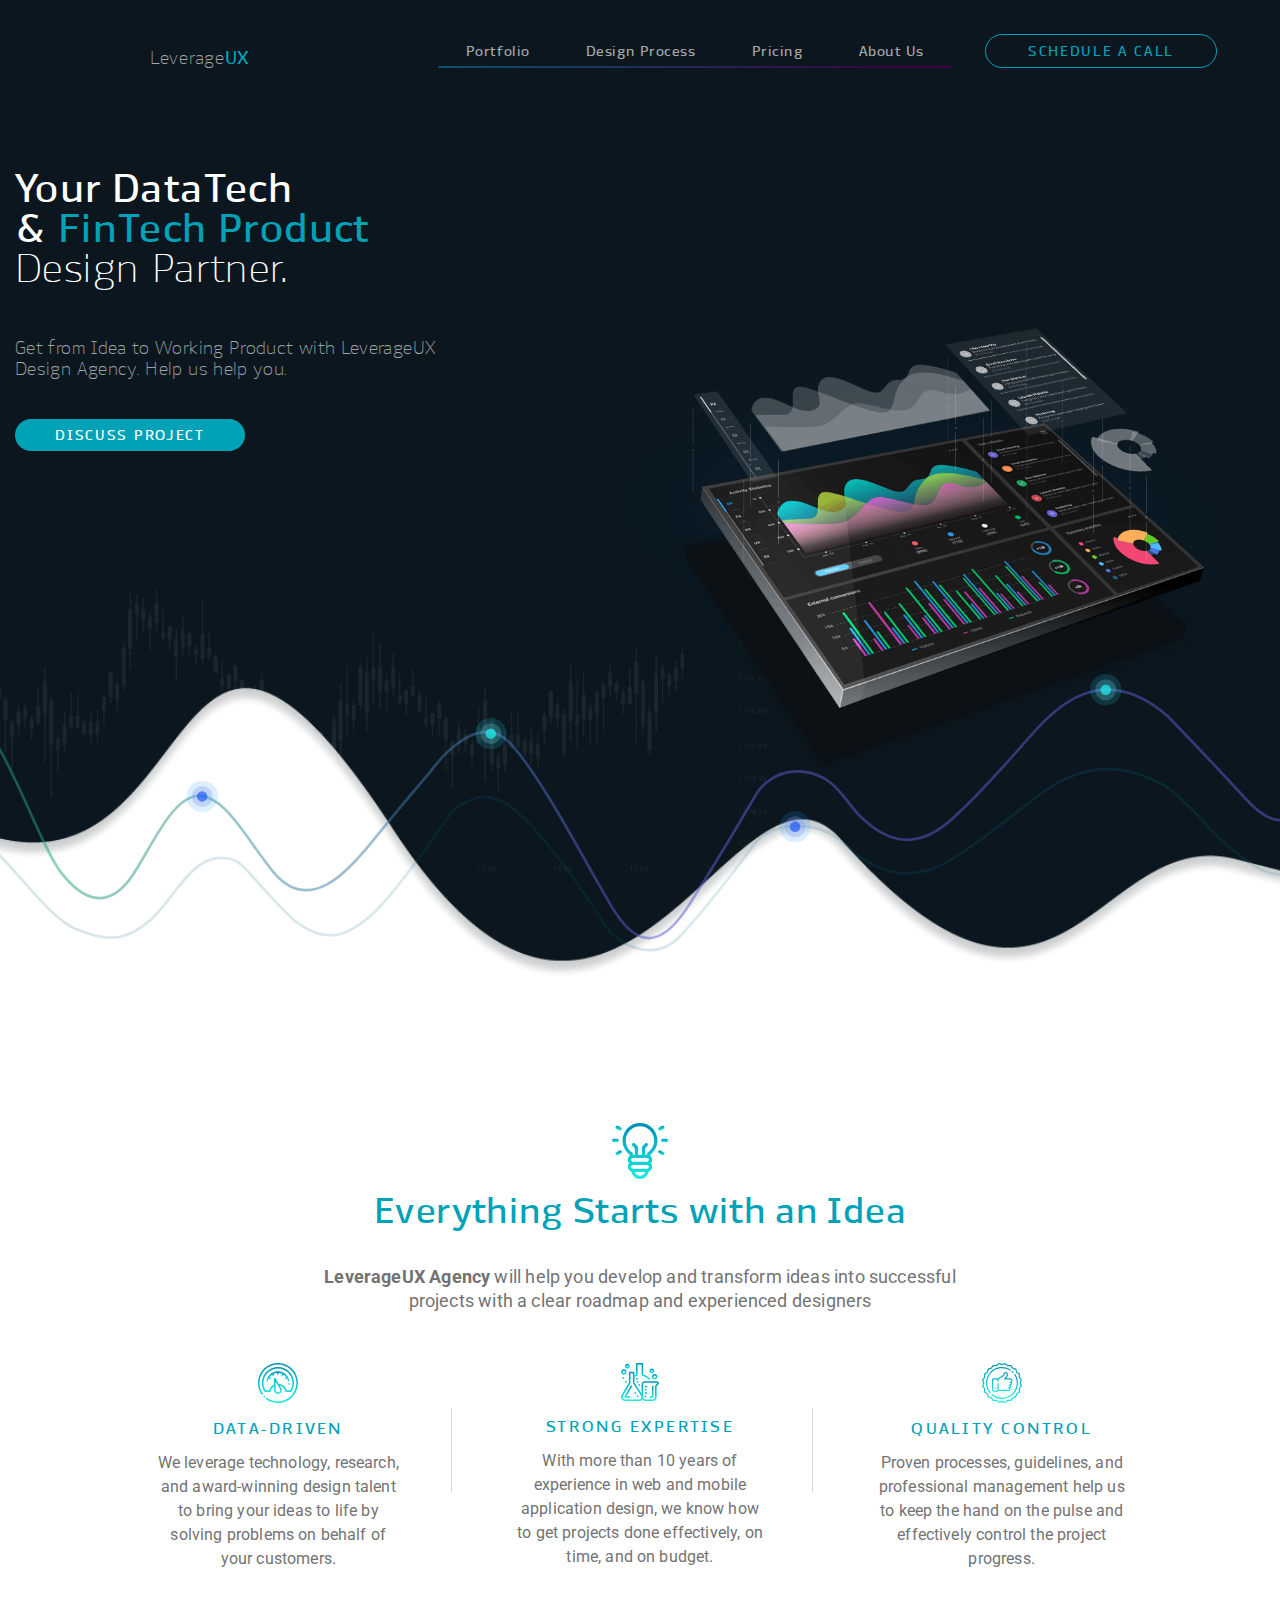
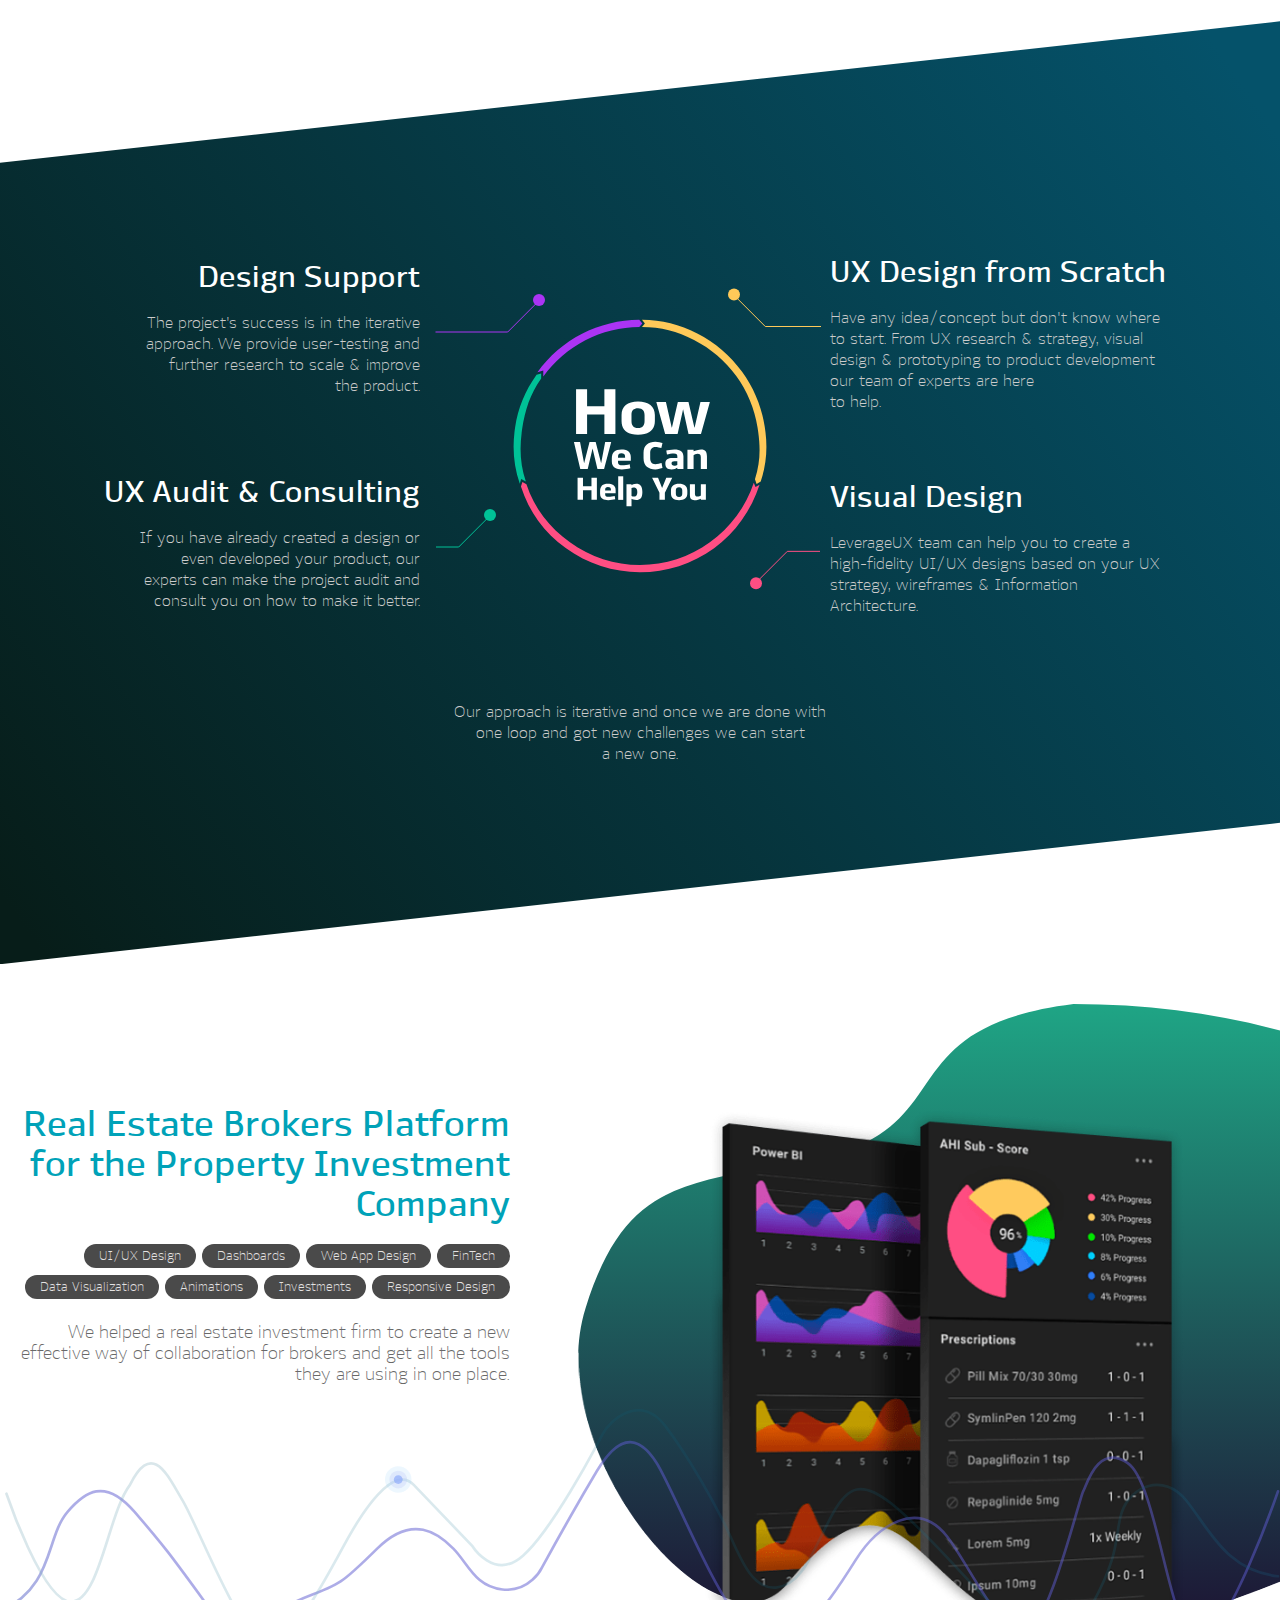
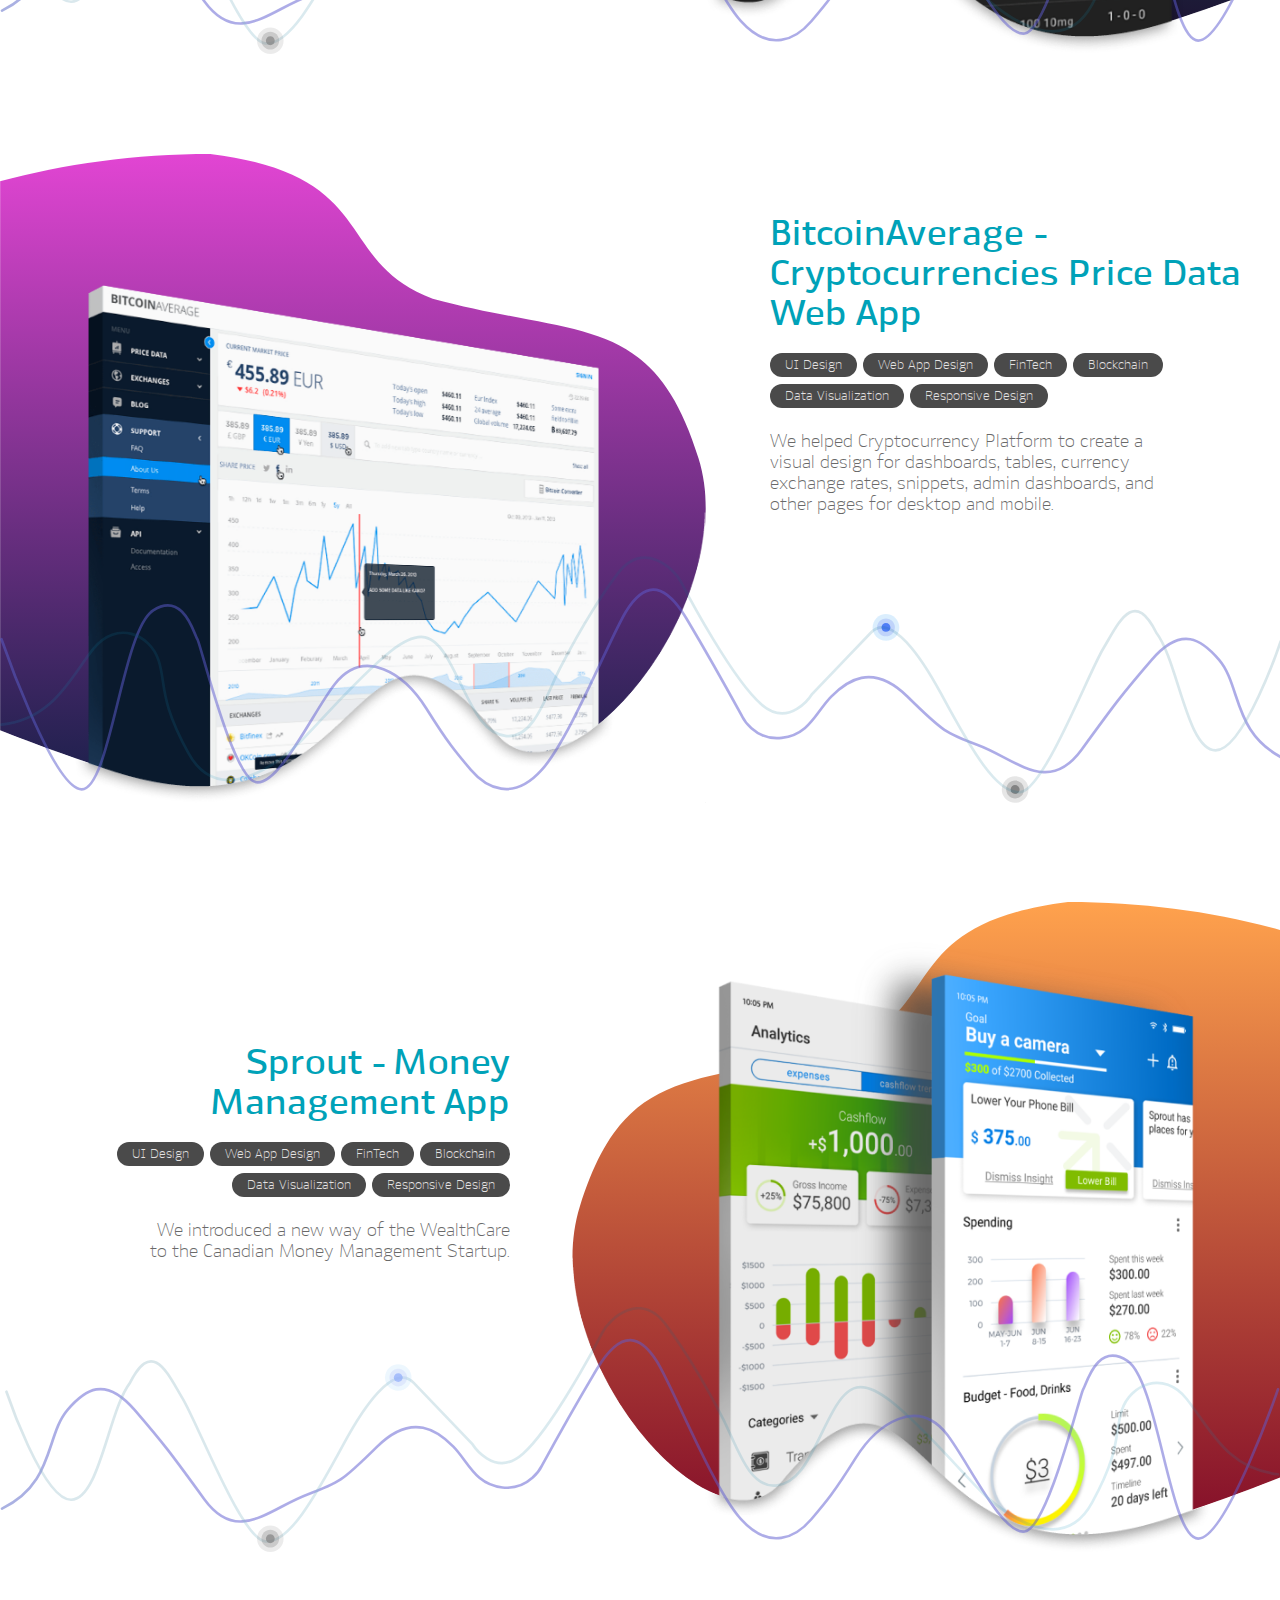
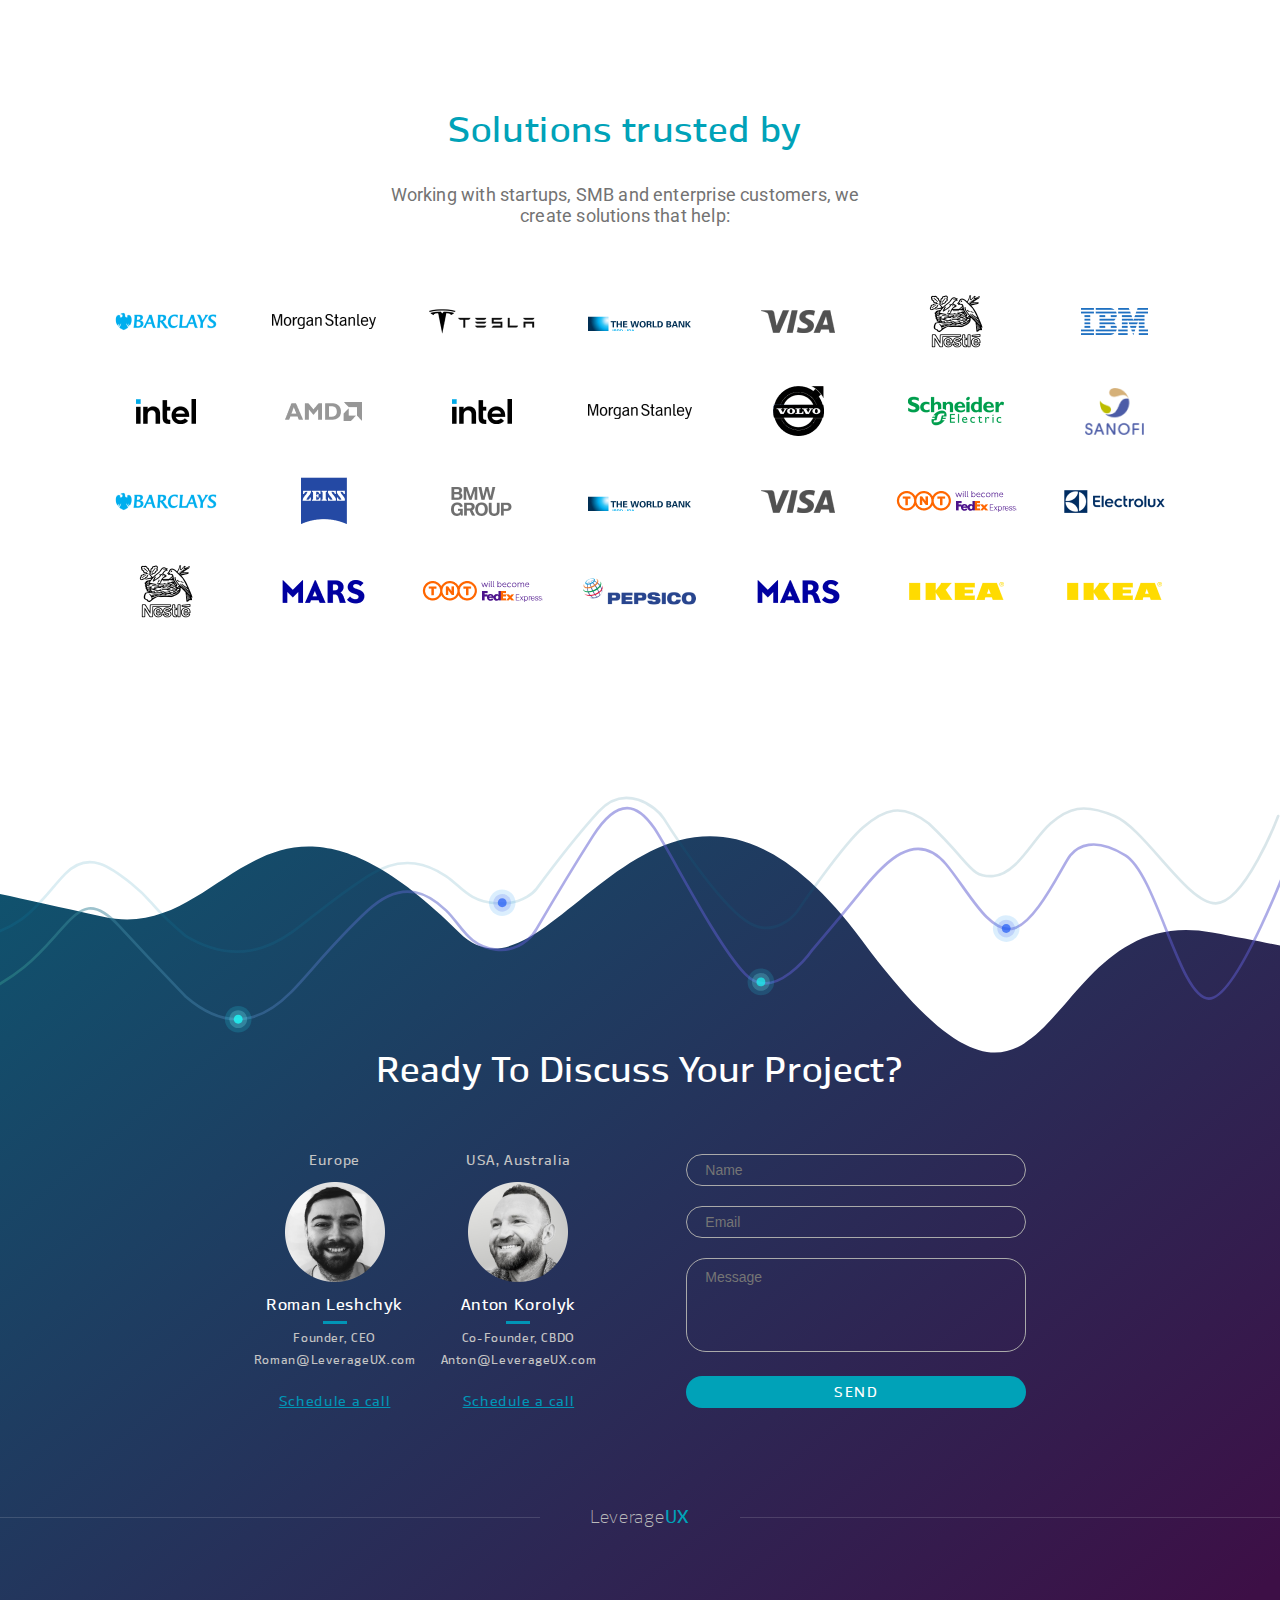
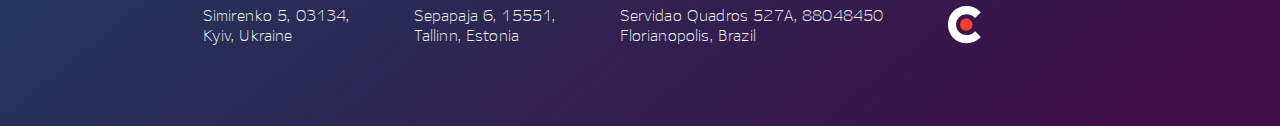
<file: index.html>
<!DOCTYPE html>
<html lang=en>
	<head>
		<meta charset="UTF-8">
		<meta name="viewport" content="width=device-width, initial-scale=1">
		<meta name="theme-color" content="#0B161E">
		<meta name="description" content="LeverageUX Overview">

		<link rel="icon" href="favicon.ico" type="img/favicon.ico" />
		<link href='http://fonts.googleapis.com/css?family=Roboto' rel='stylesheet' type='text/css'>
		
		<link rel="stylesheet" href="css/fonts.css">
		<link rel="stylesheet" href="css/normalize.css">
		<link rel="stylesheet" href="css/global.css">
		<link rel="stylesheet" href="css/home.css">

		<!-- Google Tag Manager -->
		<script>(function(w,d,s,l,i){w[l]=w[l]||[];w[l].push({'gtm.start':
			new Date().getTime(),event:'gtm.js'});var f=d.getElementsByTagName(s)[0],
			j=d.createElement(s),dl=l!='dataLayer'?'&l='+l:'';j.async=true;j.src=
			'https://www.googletagmanager.com/gtm.js?id='+i+dl;f.parentNode.insertBefore(j,f);
			})(window,document,'script','dataLayer','GTM-M9BMCH3');</script>
		<!-- End Google Tag Manager -->
		
		<script src="https://ajax.googleapis.com/ajax/libs/jquery/3.4.1/jquery.min.js"></script>

		<script src="js/main.js"></script>
		<script src="js/home.js"></script>
		<script type="text/javascript" src="https://widget.clutch.co/static/js/widget.js"></script>
		<script src="js/events.js"></script>

		<link rel="stylesheet" href="https://fonts.googleapis.com/css?family=Roboto">
    
		<title>LeverageUX Overview</title>
	</head>
	<body class="index__page">
		<!-- Google Tag Manager (noscript) -->
		<noscript><iframe src="https://www.googletagmanager.com/ns.html?id=GTM-M9BMCH3"
			height="0" width="0" style="display:none;visibility:hidden"></iframe></noscript>
		<!-- End Google Tag Manager (noscript) -->
	
		<header class="header animated">
			<div class="header__container">
				<div class="header__block header__block_logo">
					<a class="header__logo animated" href="./">Leverage<span>UX</span></a>
					<div id="btn_om" class="header__btn_om">
						<span></span><span></span><span></span>
					</div>
				</div>
				<div class="header__block header__block_menu">
	    		<nav id="menu" class="header__menu">
	    			<div class="menu__btn_back">
	    				<svg class="btn__back" width="32" height="20" viewBox="0 0 32 20" xmlns="http://www.w3.org/2000/svg">
							<path d="M1.38527 8.61473H27.2708L21.0941 2.43768C20.553 1.89688 20.553 1.01961 21.0941 0.478895C21.6352 -0.0622196 22.5125 -0.0622196 23.0528 0.478895L31.5942 9.02041C32.1353 9.56121 32.1353 10.4386 31.5942 10.9792L23.0528 19.5211C22.7823 19.7917 22.4279 19.9269 22.0735 19.9269C21.7191 19.9269 21.3646 19.7917 21.0941 19.5211C20.553 18.9803 20.553 18.103 21.0941 17.5624L27.2708 11.385H1.38527C0.620314 11.385 0 10.7648 0 9.99984C0 9.23489 0.620234 8.61473 1.38527 8.61473Z"/>
						</svg>
	    			</div>
	  				<div class="header__menu_link">
	    				<img class="menu__link_img" src="./img/port.svg" alt="portfolio">
	    				<a href="./portfolio.html">Portfolio</a>
	    				<div class="link__line"></div>
	    			</div>
	    			<div class="header__menu_link">
	    				<img class="menu__link_img" src="./img/des.svg" alt="design">
	    				<a href="./design-process.html">Design Process</a>
	    				<div class="link__line"></div>
	    			</div>
	    			<div class="header__menu_link">
	    				<img class="menu__link_img" src="./img/pric.svg" alt="pricing">
	    				<a href="./pricing.html">Pricing</a>
	    				<div class="link__line"></div>
	    			</div>
	    			<div class="header__menu_link">
	    				<img class="menu__link_img" src="./img/about.svg" alt="about">
	    				<a href="./about.html">About Us</a>
	    				<div class="link__line"></div>
	    			</div>
	    			<div class="header__menu_line"></div>
	    		</nav>
				</div>
				<a id="btn_ep" href="https://calendly.com/leverageux/intro" class="btn header__btn_ep" target=_blank>Schedule A call</a>
	  		<div class="menu__back"></div>
			</div>
		</header>
		<main class="content">	
			<section class="content__section section__main animated">	
				<div class="main__img main__chart"></div>
				<div class="lines__block main__lines"></div>
				<div class="main__img main__tablet"></div>
				<div class="main__img main__tablet_shadow"></div>
				<div class="main__img main__tablet_shadow_lines"></div>

				<div class="main__container">
					<h1 class="main__container_title"><b>Your DataTech<br>& <span>FinTech Product</span></b><br>Design Partner.</h1>
					<p class="main__container_description">Get from Idea to Working Product with <br class="break">LeverageUX Design Agency. <br class="break">Help us help you.</p>
					<a  href="https://calendly.com/leverageux/intro" id="btn_mn" class="btn main__btn" target=_blank>Discuss Project</a>
				</div>
			</section>

			<section class="content__section section__idea">
				<div class="section__idea_block idea__block_first">
					<img class="idea__block_img idea__img_lamp" src="./img/home/lamp.svg" alt="lamp">
					<h2 class="idea__block_title">Everything Starts<br class="break"> with an Idea</h2>
					<p class="idea__block_description"><b>LeverageUX Agency</b> will help you develop and transform ideas into successful projects with a clear roadmap and experienced designers</p>
				</div>
				<div class="section__idea_block idea__block_second">
					<img class="idea__block_img idea__img_speed" src="./img/home/speedometer.svg" alt="speedometer">
					<h3 class="idea__block_title">Data-Driven</h3>
					<p class="idea__block_description">We leverage technology, research, and award-winning design talent to bring your ideas to life by solving problems on behalf of your customers.</p>
				</div>
				<div class="section__idea_block idea__block_third">
					<img class="idea__block_img idea__img_lab" src="./img/home/laboratory.svg" alt="laboratory">
					<h3 class="idea__block_title">Strong Expertise</h3>
					<p class="idea__block_description">With more than 10 years of experience in web and mobile application design, we know how to get projects done effectively, on time, and on budget.</p>
				</div>
				<div class="section__idea_block idea__block_fourth">
					<img class="idea__block_img idea__img_recom" src="./img/home/recommended.svg" alt="recommended">
					<h3 class="idea__block_title">Quality Control</h3>
					<p class="idea__block_description">Proven processes, guidelines, and professional management help us to keep the hand on the pulse and effectively control the project progress.</p>
				</div>
			</section>

			<section class="content__section section__how">
				<div class="section__how_container how__container_first">
					<div class="section__how_block how__block_first">
						<h3 class="how__block_title how__title_purple">Design Support</h3>
						<p class="how__block_description">The project's success is in the iterative approach. We provide user-testing and further research to scale & improve <br>the product.</p>
					</div>
					<div class="section__how_block how__block_second">
						<h3 class="how__block_title how__title_green">UX Audit & Consulting</h3>
						<p class="how__block_description">If you have already created a design or even developed your product, our experts can make the project audit and consult you on how to make it better.</p>
					</div>
				</div>
				<div class="section__how_container how__container_second how__svg">
					<svg id="h__round" width="450px" height="450px" viewBox="48.559 7.5 450 450" xmlns="http://www.w3.org/2000/svg">
						<path id="r__yellow" d="M277,14c34.482,0,64.974,8.161,95.697,23.815s57.306,38.358,77.573,66.254
							c20.268,27.896,33.646,60.193,39.04,94.25s3.845,62.887-6.81,95.681l-7.127,4.093L472.5,290
							c10.047-30.921,9.573-57.617,4.487-89.729c-5.086-32.113-17.7-62.565-36.81-88.869c-19.111-26.303-44.175-47.71-73.144-62.47
							C338.064,34.171,309.513,26.5,277,26.5l5-6L277,14z"/>
						<path id="r__pink" d="M480.5,299.5c-14.287,43.875-41.333,82.753-78.681,109.851
							C364.472,436.45,319.505,451.029,273.362,451s-91.092-14.666-128.405-41.811C107.644,382.043,81.731,346.393,67.5,302.5L70,295
							l7,3.5c13.418,41.387,40.115,75.004,75.297,100.6c35.183,25.595,77.565,39.396,121.073,39.424
							c43.508,0.027,85.907-13.72,121.122-39.271S457.029,337.37,470.5,296l3,7.5L480.5,299.5z"/>
						<path id="r__green" d="M65.5,298c-10.987-32.684-13.194-63.381-8.145-97.491
							C62.403,166.399,74.516,137.1,94.5,109l8-2v8.5c-18.843,26.496-28.043,54.673-32.803,86.836C64.936,234.498,65.64,263.182,76,294
							l-8-4.5L65.5,298z"/>
						<path id="r__purple" d="M96.032,104.98c20.112-27.994,46.563-50.83,77.191-66.642s64.563-24.151,99.032-24.335
							L277.5,20.5l-5.179,5.975c-32.5,0.173-64.498,8.036-93.377,22.945s-53.82,36.442-72.783,62.837V102L96.032,104.98z"/>
					</svg>
					<svg id="h__text" width="250px" height="250px" viewBox="148.559 107.5 250 250" xmlns="http://www.w3.org/2000/svg">
						<path d="M190.58,287.2v14.256H176V287.2h-9.288V325H176v-16.416h14.58V325h9.288v-37.8H190.58z"/>
						<path d="M230.491,318.358c-2.646,0.756-7.452,1.404-10.26,1.404c-3.456,0-6.156-0.378-6.156-4.59v-1.674h17.982
							v-5.292c0-8.37-6.372-10.746-13.23-10.746c-9.18,0-13.446,4.212-13.446,12.69v4.428c0,8.802,6.858,10.962,13.878,10.962
							c4.59,0,8.694-0.648,12.096-1.458L230.491,318.358z M214.075,308.152c0-4.158,1.458-5.346,4.752-5.346s5.184,1.026,5.184,4.968
							v1.296h-9.936V308.152z"/>
						<path d="M245.101,325v-40.5h-8.64V325H245.101z"/>
						<path d="M259.34,335.8v-12.636c1.944,0.81,4.104,2.052,8.154,2.052c6.804,0,10.476-3.564,10.476-13.716
							c0-10.314-3.834-14.256-10.476-14.256c-4.05,0-6.804,1.728-8.154,2.592V298h-8.64v37.8H259.34z M263.12,303.562
							c3.348,0,6.156,1.566,6.156,7.938c0,6.264-2.646,7.884-5.454,7.884c-1.944,0-3.402-0.594-4.482-1.026v-13.716
							C260.204,304.21,261.446,303.562,263.12,303.562z"/>
						<path d="M307.316,312.688V325h9.288v-12.366L329.24,287.2h-10.206l-7.182,17.55l-6.966-17.55H294.68
							L307.316,312.688z"/>
						<path d="M327.084,314.038c0,7.452,4.86,11.556,13.878,11.556s14.202-4.104,14.202-11.556v-5.022
							c0-7.452-5.184-11.502-14.202-11.502s-13.878,4.05-13.878,11.502V314.038z M335.454,308.368c0-3.294,1.836-5.184,5.508-5.184
							c4.104,0,5.508,2.43,5.508,5.94v4.806c0,3.51-1.404,5.94-5.508,5.94c-4.05,0-5.508-2.376-5.508-5.94V308.368z"/>
						<path d="M359.596,298v19.44c0,4.698,2.322,8.1,7.668,8.1c4.482,0,8.694-1.512,11.124-2.646V325h8.64v-27h-8.64
							v19.44c-1.188,0.918-3.456,1.944-5.886,1.944c-2.592,0-4.266-1.188-4.266-4.752V298H359.596z"/>
						<path d="M212.758,135v29.04h-29.7V135h-18.92v77h18.92v-33.44h29.7V212h18.92v-77H212.758z"/>
						<path d="M242.248,189.67c0,15.18,9.9,23.54,28.27,23.54c18.37,0,28.93-8.36,28.93-23.54v-10.23
							c0-15.18-10.56-23.43-28.93-23.43s-28.27,8.25-28.27,23.43V189.67z M259.298,178.12c0-6.71,3.74-10.56,11.22-10.56
							c8.36,0,11.22,4.95,11.22,12.1v9.79c0,7.15-2.86,12.1-11.22,12.1c-8.25,0-11.22-4.84-11.22-12.1V178.12z"/>
						<path d="M317.108,212h21.34l9.46-42.46l9.35,42.46h21.34l15.29-55h-16.17l-10.01,43.78h-0.44L357.148,157h-18.26
							l-10.12,43.67h-0.44l-9.9-43.67h-16.5L317.108,212z"/>
						<path d="M171.339,272h12.804l8.316-35.112L200.841,272h11.418l12.21-46.2h-10.362l-6.93,36.234l-9.372-36.234
							h-10.56l-9.306,36.366l-6.996-36.366h-10.494L171.339,272z"/>
						<path d="M256.213,263.882c-3.234,0.924-9.108,1.716-12.54,1.716c-4.224,0-7.524-0.462-7.524-5.61v-2.046h21.978
							v-6.468c0-10.23-7.788-13.134-16.17-13.134c-11.22,0-16.434,5.148-16.434,15.51v5.412c0,10.758,8.382,13.398,16.962,13.398
							c5.61,0,10.626-0.792,14.784-1.782L256.213,263.882z M236.149,251.408c0-5.082,1.782-6.534,5.808-6.534s6.336,1.254,6.336,6.072
							v1.584h-12.144V251.408z"/>
						<path d="M310.943,261.836c-1.914,0.66-7.722,1.914-10.692,1.914c-6.468,0-8.845-4.818-8.845-10.23v-9.24
							c0-5.808,2.839-10.23,8.845-10.23c2.97,0,8.382,1.254,10.296,1.914l1.98-8.58c-1.914-0.594-7.788-2.244-12.276-2.244
							c-11.748,0-20.263,5.742-20.263,19.008v9.504c0,13.332,8.449,19.008,20.263,19.008c4.488,0,10.362-1.65,12.276-2.244
							L310.943,261.836z"/>
						<path d="M320.205,247.184c2.772-0.594,8.382-1.65,12.078-1.65c4.422,0,5.742,1.386,5.742,4.818v2.904h-8.25
							c-7.92,0-12.342,2.508-12.342,9.24c0,7.062,3.63,10.164,10.56,10.164c4.356,0,7.986-1.452,9.966-2.904V272h10.56v-21.318
							c0-8.646-5.082-12.342-15.708-12.342c-5.742,0-11.418,1.452-13.794,2.046L320.205,247.184z M333.141,266.324
							c-3.564,0-5.082-1.122-5.082-4.026c0-1.914,1.518-3.564,4.686-3.564h5.214v6.27C336.903,265.466,334.725,266.324,333.141,266.324z"
							/>
						<path d="M388.884,272v-21.318c0-8.382-2.64-12.342-9.9-12.342c-4.686,0-10.164,1.782-13.068,3.234V239h-10.56v33
							h10.56v-23.76c1.386-1.056,4.092-2.376,6.732-2.376c4.026,0,5.676,1.452,5.676,5.808V272H388.884z"/>
					</svg>
				</div>
				<div class="section__how_container how__container_third">
					<div class="section__how_block how__block_third">
						<h3 class="how__block_title how__title_yellow">UX Design from Scratch</h3>
						<p class="how__block_description">Have any idea/concept but don't know where to start. From UX research & strategy, visual design & prototyping to product development our team of experts are here <br>to help.</p>
					</div>
					<div class="section__how_block how__block_fourth">
						<h3 class="how__block_title how__title_pink">Visual Design</h3>
						<p class="how__block_description">LeverageUX team can help you to create a high-fidelity UI/UX designs based on your UX strategy, wireframes & Information Architecture.</p>
					</div>
				</div>
				<div class="section__how_container how__container_fourth">
					<p class="how__block_description">Our approach is iterative and once we are done with one loop and got new challenges we can start <br>a new one.</p>
				</div>
			</section>

			<section class="content__section section__board section__board-right section__real">
				<div class="section__container section__container_img">
					<div class="img__block img__board"></div>
					<div class="img__block img__gradient"></div>
					<div class="img__block img__lower"></div>
				</div>
				<div class="section__container section__container_text">
					<h3 class="section__title">Real Estate Brokers Platform for the Property Investment Company</h3>
					<div class="section__block">
						<span class="pt_1">UI/UX Design</span>
						<span class="pt_2">Dashboards</span>
						<span class="pt_3">Web App Design</span>
						<span class="pt_4">FinTech</span>
						<span class="pt_5">Data Visualization</span>
						<span class="pt_6">Animations</span>
						<span class="pt_7">Investments</span>
						<span class="pt_8">Responsive Design</span>
					</div>
					<p class="section__description">We helped a real estate investment firm to create a new effective way of collaboration for brokers and get all the tools they are using in one place.</p>					
				</div>
				<div class="img__block img__lines"></div>
			</section>

			<section class="content__section section__board section__board-left section__crypt">
				<div class="section__container section__container_img">
					<div class="img__block img__board"></div>
					<div class="img__block img__gradient"></div>
					<div class="img__block img__lower"></div>
				</div>
				<div class="section__container section__container_text">
					<h3 class="section__title">BitcoinAverage - Cryptocurrencies Price Data Web App</h3>
					<div class="section__block">
						<span class="pt_1">UI Design</span>
						<span class="pt_2">Web App Design</span>
						<span class="pt_3">FinTech</span>
						<span class="pt_4">Blockchain</span>
						<span class="pt_5">Data Visualization</span>
						<span class="pt_6">Responsive Design</span>
					</div>
					<p class="section__description">We helped Cryptocurrency Platform to create a visual design for dashboards, tables, currency exchange rates, snippets, admin dashboards, and other pages for desktop and mobile.</p>
					<!-- <p class="section__description"><a href="https://bitcoinaverage.com/" target="_blank">bitcoinaverage.com ></a></p> -->
				</div>
				<div class="img__block img__lines"></div>
			</section>

			<section class="content__section section__board section__board-right section__money">
				<div class="section__container section__container_img">
					<div class="img__block img__board"></div>
					<div class="img__block img__gradient"></div>
					<div class="img__block img__lower"></div>
				</div>
				<div class="section__container section__container_text">
					<h3 class="section__title">Sprout - Money<br class="break"> Management App</h3>
					<div class="section__block">
						<span class="pt_1">UI Design</span>
						<span class="pt_2">Web App Design</span>
						<span class="pt_3">FinTech</span>
						<span class="pt_4">Blockchain</span>
						<span class="pt_5">Data Visualization</span>
						<span class="pt_6">Responsive Design</span>
					</div>
					<p class="section__description">We introduced a new way of the WealthCare to the Canadian Money Management Startup.</p>
				</div>
				<div class="img__block img__lines"></div>
			</section>

			<section class="content__section section__solutions">
				<h3 class="section__title">Solutions trusted by</h3>
				<p class="section__description">Working with startups, SMB and enterprise customers, we<br> create solutions that help:</p>
				<div class="solutions">
					<p><img src="./img/home/sl_1.png" alt="sl_1"></p>
					<p><img src="./img/home/sl_2.png" alt="sl_2"></p>
					<p><img src="./img/home/sl_3.png" alt="sl_3"></p>
					<p><img src="./img/home/sl_4.png" alt="sl_4"></p>
					<p><img src="./img/home/sl_5.png" alt="sl_5"></p>
					<p><img src="./img/home/sl_6.png" alt="sl_6"></p>
					<p><img src="./img/home/sl_7.png" alt="sl_7"></p>
					<p><img src="./img/home/sl_8.png" alt="sl_8"></p>
					<p><img src="./img/home/sl_9.png" alt="sl_9"></p>
					<p><img src="./img/home/sl_10.png" alt="sl_10"></p>
					<p><img src="./img/home/sl_11.png" alt="sl_11"></p>
					<p><img src="./img/home/sl_12.png" alt="sl_12"></p>
					<p><img src="./img/home/sl_13.png" alt="sl_13"></p>
					<p><img src="./img/home/sl_14.png" alt="sl_14"></p>
					<p><img src="./img/home/sl_15.png" alt="sl_15"></p>
					<p><img src="./img/home/sl_16.png" alt="sl_16"></p>
					<p><img src="./img/home/sl_17.png" alt="sl_17"></p>
					<p><img src="./img/home/sl_18.png" alt="sl_18"></p>
					<p><img src="./img/home/sl_19.png" alt="sl_19"></p>
					<p><img src="./img/home/sl_20.png" alt="sl_20"></p>
					<p><img src="./img/home/sl_21.png" alt="sl_21"></p>
					<p><img src="./img/home/sl_22.png" alt="sl_22"></p>
					<p><img src="./img/home/sl_23.png" alt="sl_23"></p>
					<p><img src="./img/home/sl_24.png" alt="sl_24"></p>
					<p><img src="./img/home/sl_25.png" alt="sl_25"></p>
					<p><img src="./img/home/sl_26.png" alt="sl_26"></p>
					<p><img src="./img/home/sl_27.png" alt="sl_27"></p>
					<p><img src="./img/home/sl_28.png" alt="sl_28"></p>
				</div>
			</section>
		</main>

		<footer class="footer">
			<div class="lines__block footer__lines"></div>
			<div class="footer__block footer__block_title">
				<h3 class="footer__title">Ready to discuss your project?</h3>
			</div>
			<div class="footer__block footer__block_feedback">
				<div class="feedback feedback__founders">
					<div class="founder founder__first">
						<p class="founder__location">Europe</p>
						<img class="founder__photo" src="./img/about/photo_1.png" alt="photo_1">
						<p class="founder__name">Roman Leshchyk</p>
						<p class="founder__position">Founder, CEO</p>
						<a class="founder__email" onclick="sendEventEmailFirst()" id="email_fr_1" href="mailto:roman@leverageux.com">Roman@LeverageUX.com </a>
						<a class="founder__calendar" id="calendar_fr_1" href="https://calendly.com/leverageux-agency/intro" target=_blank>Schedule a call</a>
					</div>
					<div class="founder founder__second">
						<p class="founder__location">USA, Australia</p>
						<img class="founder__photo" src="./img/photo_2.png" alt="photo_2">
						<p class="founder__name">Anton Korolyk</p>
						<p class="founder__position">Co-Founder, CBDO</p>
						<a class="founder__email" onclick="sendEventEmailSecond()" id="email_fr_2" href="mailto:anton@leverageux.com">Anton@LeverageUX.com</a>
						<a class="founder__calendar" id="calendar_fr_2" href="https://calendly.com/leverageux/intro" target=_blank>Schedule a call</a>
					</div>
				</div>
				<div class="feedback feedback__form">
					<div class="form__container">
						<input type="text" class="validation validation__footer-form feedback__form-input" id="nameFooter" name="name" placeholder="Name">
						<input type="email" class="validation validation__footer-form validation__footer-email feedback__form-input" id="emailFooter" name="email" placeholder="Email">
						<textarea class="validation validation__footer-form validation__textarea feedback__form-descr" id="descrFooter" name="message" placeholder="Message"></textarea>
						<div class="validation__text validation__text-footer">
							<img src="./img/estimate/invalid.svg" alt="invalid">
							<span class="valid__text valid__text-all_forms">please fill these fields</span>
						</div>
						<button class="btn btn__feedback" id="formBtnFooter">Send</button>
					</div>
					<div id="feedbackModal" class="modal">
						<div class="modal-content">
							<span class="close">
								<svg xml:space="preserve" enable-background="new 0 0 15 15" height="15px" id="cross" version="1.1" viewBox="0 0 15 15" width="15px" x="0px" xmlns="http://www.w3.org/2000/svg" y="0px">
									<path d="M5.792,7.499L0,0.707l0.708-0.706L7.497,5.79L7.5,5.793L14.293,0L15,0.707L9.207,7.5l0.001,0.001L15,14.293
									l-0.708,0.706L7.503,9.21L7.5,9.207L0.707,15L0,14.293L5.792,7.499L5.792,7.499z"/>
								</svg>
							</span>
							<div class="feedback__message-send">Thanks, your letter sent.</div>
							<div class="feedback__message-notsend">Sorry, your letter not sent.</div>
						</div>
						<div class="modal__back"></div>
					</div>
				</div>
			</div>
			<div class="footer__block footer__block_contacts">
				<div class="footer__block_logo">
					<div class="footer__line footer__line_left"></div>
					<a class="footer__logo" href="./">Leverage<span>UX</span></a>
					<div class="footer__line footer__line_right"></div>
				</div>
				<div class="footer__contacts">
					<div class="contacts__block">
						<p>Simirenko 5, 03134, <br>Kyiv, Ukraine</p>
					</div>
					<div class="contacts__block">
						<p>Sepapaja 6, 15551, <br>Tallinn, Estonia</p>
					</div>
					<div class="contacts__block">
						<p>Servidao Quadros 527A, 88048450<br>Florianopolis, Brazil</p>
					</div>
					<div class="contacts__block">
						<div id="clutch" class="clutch-widget" data-url="https://widget.clutch.co" data-widget-type="1" data-height="50" data-clutchcompany-id="1396899">
							<svg class="cw__svg" xmlns="http://www.w3.org/2000/svg" version="1.2" baseProfile="tiny" viewBox="0 0 19.5 22"><path fill="#fff" d="M15.2 15.6c-1.1 1-2.6 1.6-4.2 1.6-3.6 0-6.2-2.6-6.2-6.2S7.4 4.9 11 4.9c1.6 0 3.1.5 4.2 1.5l.8.7 3.4-3.4-.9-.8C16.6 1 13.9 0 11 0 4.6 0 0 4.6 0 10.9 0 17.2 4.7 22 11 22c2.9 0 5.6-1 7.6-2.9l.8-.8-3.4-3.4-.8.7z"/><circle fill="#ff3d2e" cx="10.8" cy="11" r="3.7"/></svg>
						</div>
					</div>
				</div>
			</div>
		</footer>
		<a href="#" class="scrollup"></span></a>
		<script>
			function sendEventEmailFirst() {
				dataLayer.push({
					'eventCategory': 'contact',
					'eventAction': 'click', 
					'eventLabel': 'email - Roman Leshchyk',
					'event': 'autoEvent',
				});
			}
			function sendEventEmailSecond() {
				dataLayer.push({
					'eventCategory': 'contact',
					'eventAction': 'click', 
					'eventLabel': 'email - Anton Korolyk',
					'event': 'autoEvent',
				});
			}
		</script>
	</body>
	
</html>
</file>
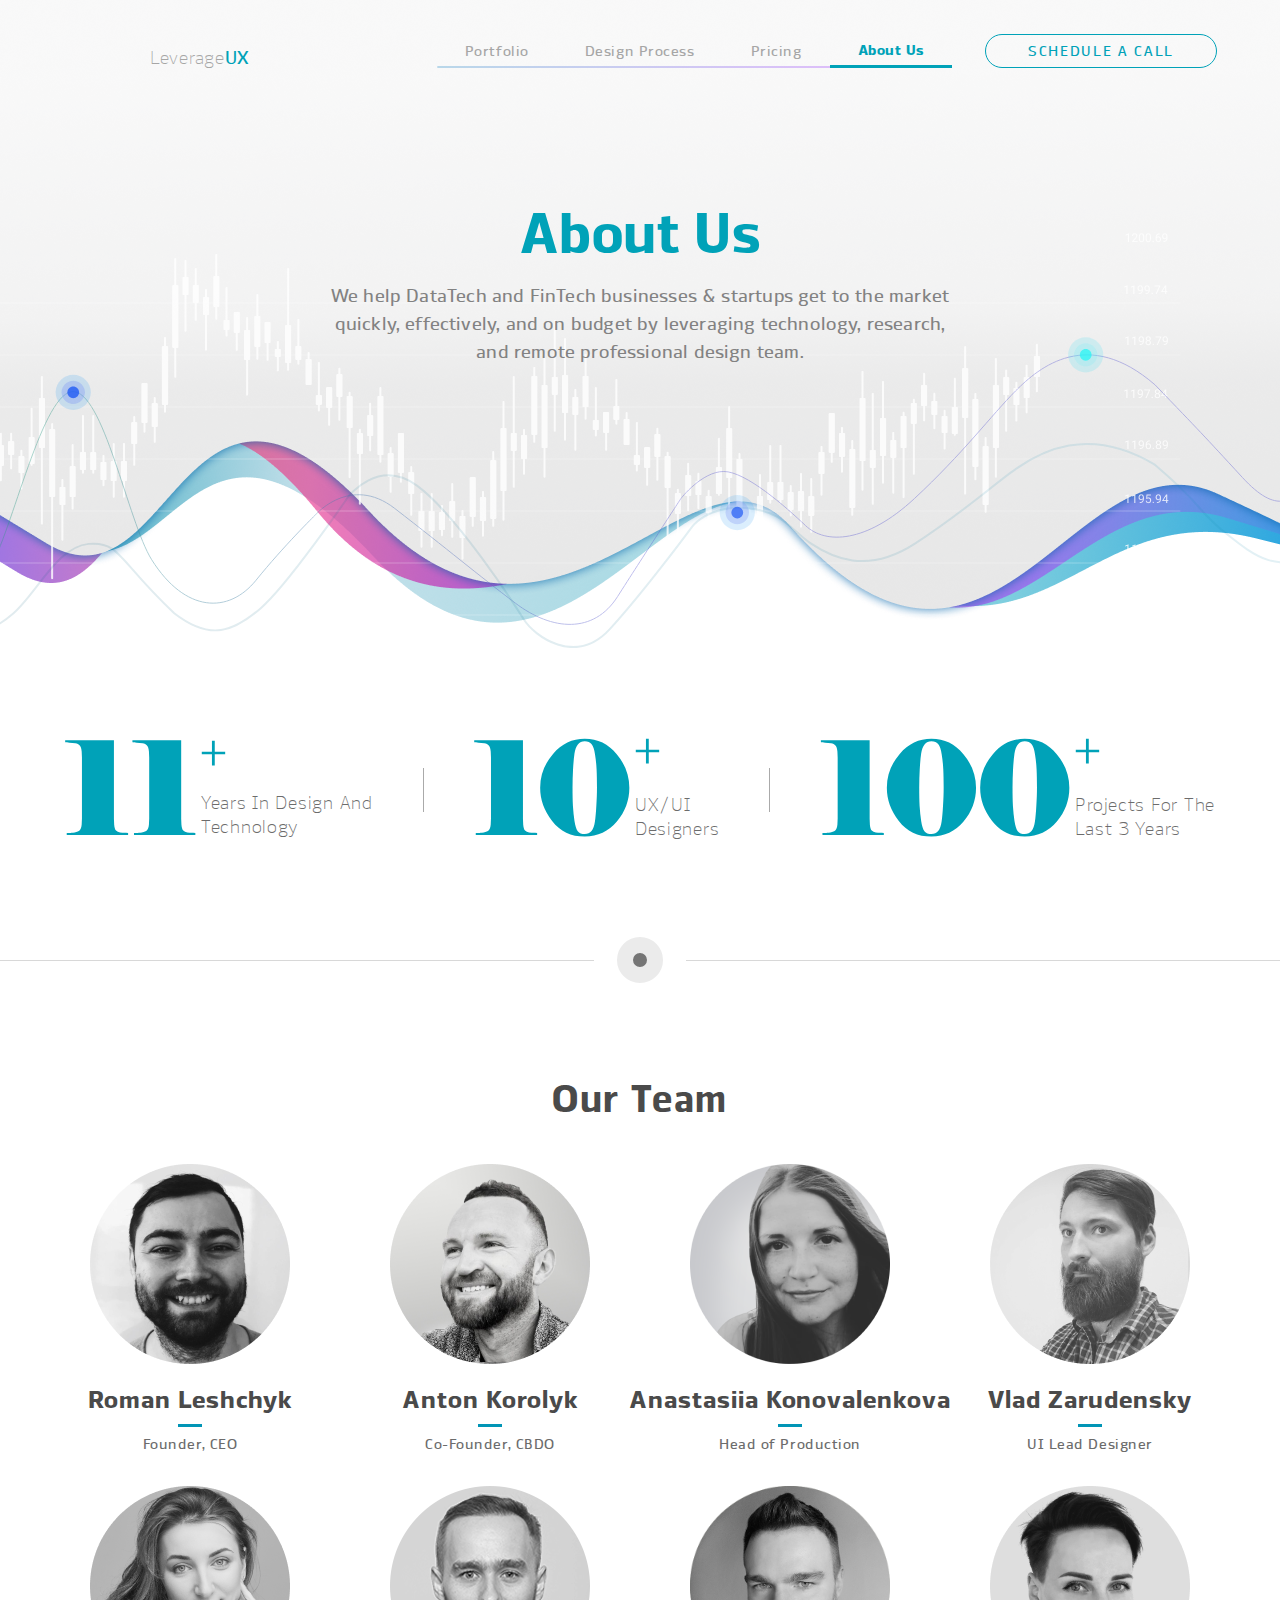
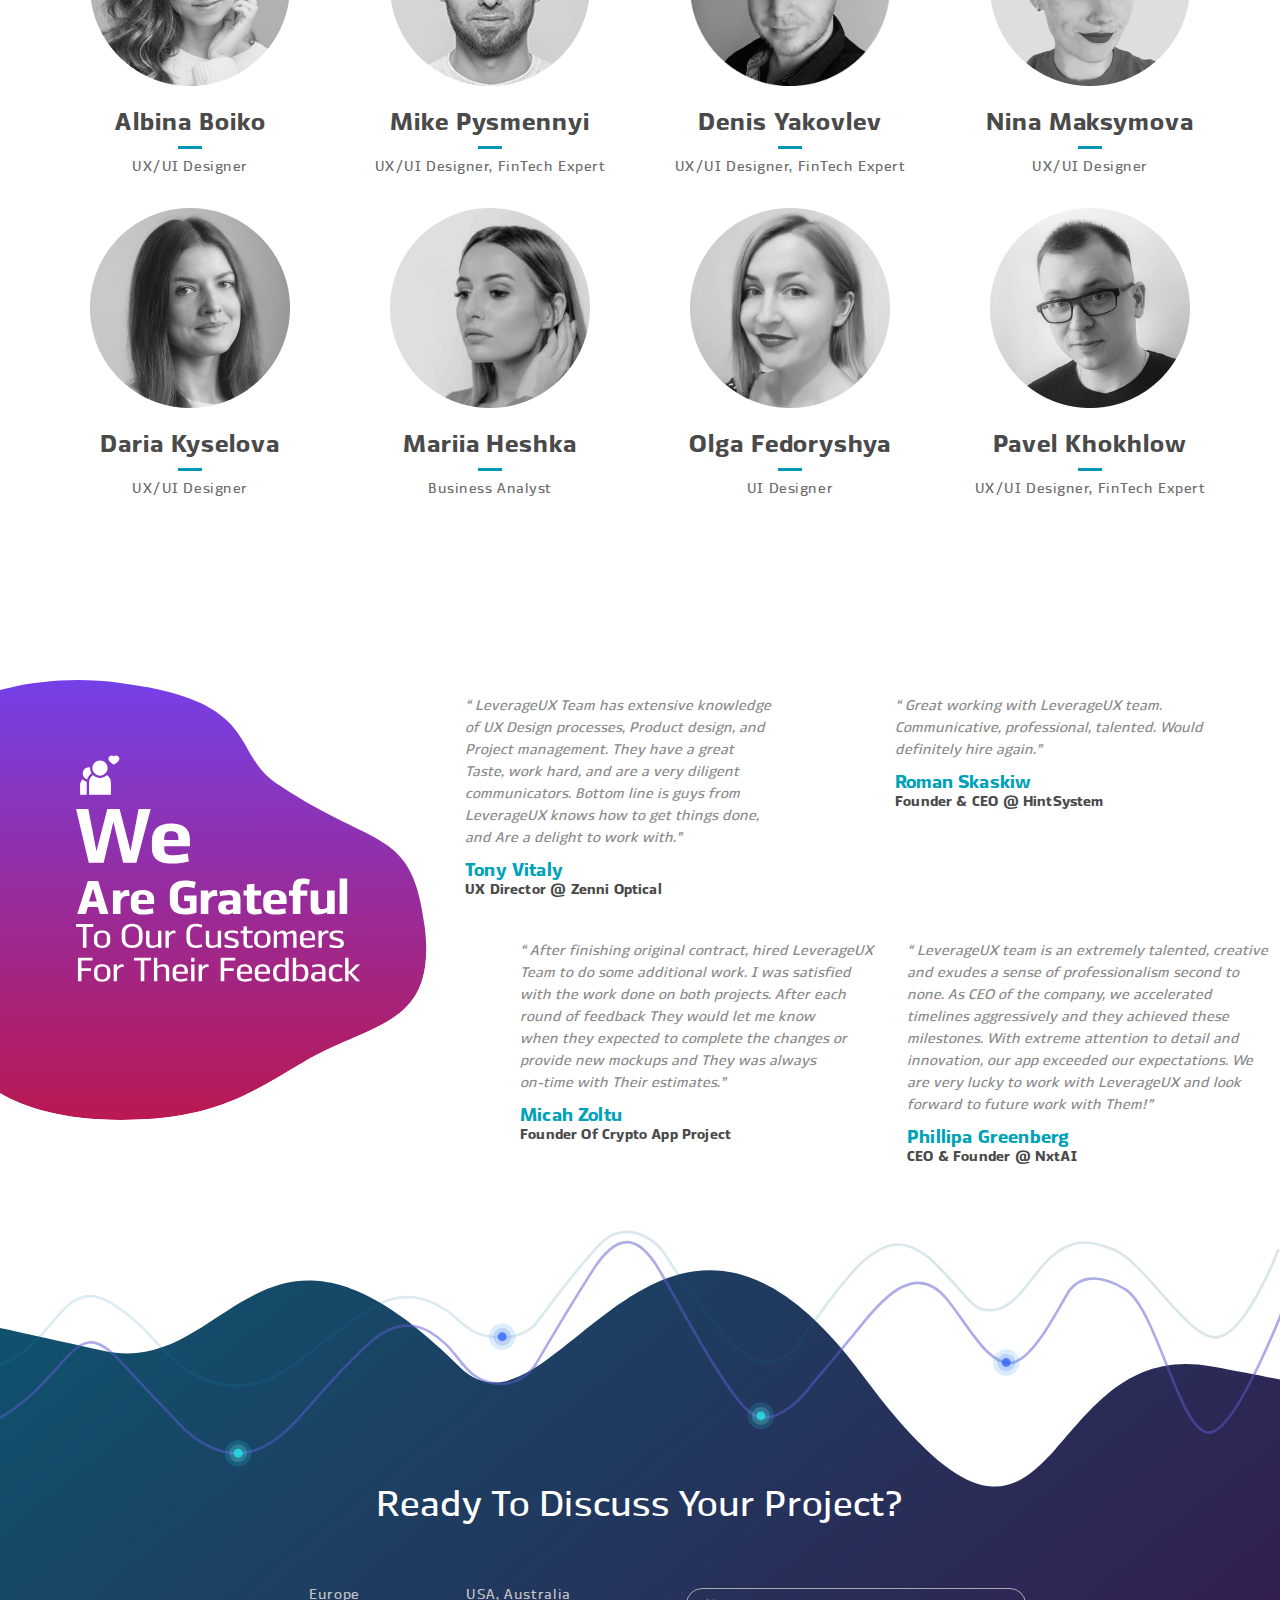
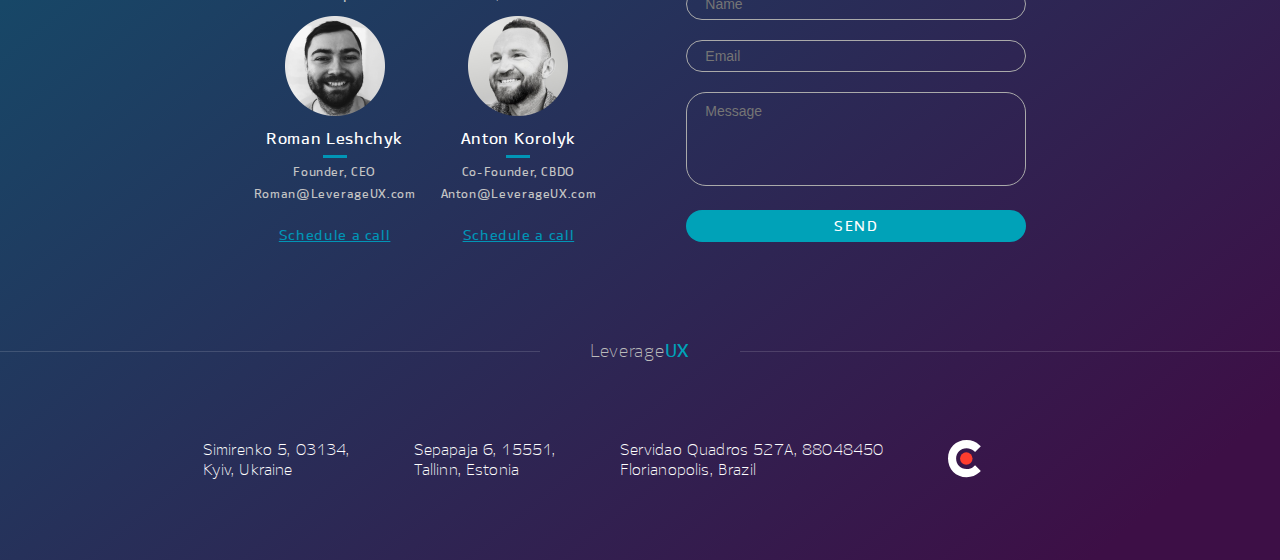
<file: about.html>
<!DOCTYPE html>
<html lang=en>
	<head>
		<meta charset="UTF-8">
		<meta name="viewport" content="width=device-width, initial-scale=1">
		<meta name="theme-color" content="#f9f9f9">
		<meta name="description" content="About">

		<link rel="icon" href="favicon.ico" type="img/favicon.ico" />
		<link rel="stylesheet" href="https://fonts.googleapis.com/css?family=Roboto">
		<link rel="stylesheet" href="css/fonts.css">
		<link rel="stylesheet" href="css/normalize.css">
		<link rel="stylesheet" href="css/global.css">
		<link rel="stylesheet" href="css/about.css">

		<!-- Google Tag Manager -->
		<script>(function(w,d,s,l,i){w[l]=w[l]||[];w[l].push({'gtm.start':
			new Date().getTime(),event:'gtm.js'});var f=d.getElementsByTagName(s)[0],
			j=d.createElement(s),dl=l!='dataLayer'?'&l='+l:'';j.async=true;j.src=
			'https://www.googletagmanager.com/gtm.js?id='+i+dl;f.parentNode.insertBefore(j,f);
			})(window,document,'script','dataLayer','GTM-M9BMCH3');</script>
		<!-- End Google Tag Manager -->

		<script src="https://ajax.googleapis.com/ajax/libs/jquery/3.4.1/jquery.min.js"></script>
		<script src="js/main.js"></script>
		<script type="text/javascript" src="https://widget.clutch.co/static/js/widget.js"></script>
		<script src="js/events.js"></script>
		
		<title>About Us</title>
	</head>
	<body class="about__page">
		<!-- Google Tag Manager (noscript) -->
		<noscript><iframe src="https://www.googletagmanager.com/ns.html?id=GTM-M9BMCH3"
			height="0" width="0" style="display:none;visibility:hidden"></iframe></noscript>
		<!-- End Google Tag Manager (noscript) -->

		<header class="header animated">
			<div class="header__container">
				<div class="header__block header__block_logo">
					<a class="header__logo animated" href="./">Leverage<span>UX</span></a>
					<div id="btn_om" class="header__btn_om">
						<span></span><span></span><span></span>
					</div>
				</div>
				<div class="header__block header__block_menu">
	    		<nav id="menu" class="header__menu">
	    			<div class="menu__btn_back">
	    				<svg class="btn__back" width="32" height="20" viewBox="0 0 32 20" xmlns="http://www.w3.org/2000/svg">
							<path d="M1.38527 8.61473H27.2708L21.0941 2.43768C20.553 1.89688 20.553 1.01961 21.0941 0.478895C21.6352 -0.0622196 22.5125 -0.0622196 23.0528 0.478895L31.5942 9.02041C32.1353 9.56121 32.1353 10.4386 31.5942 10.9792L23.0528 19.5211C22.7823 19.7917 22.4279 19.9269 22.0735 19.9269C21.7191 19.9269 21.3646 19.7917 21.0941 19.5211C20.553 18.9803 20.553 18.103 21.0941 17.5624L27.2708 11.385H1.38527C0.620314 11.385 0 10.7648 0 9.99984C0 9.23489 0.620234 8.61473 1.38527 8.61473Z"/>
						</svg>
	    			</div>
	  				<div class="header__menu_link">
	    				<img class="menu__link_img" src="./img/port.svg" alt="portfolio">
	    				<a href="./portfolio.html">Portfolio</a>
	    				<div class="link__line"></div>
	    			</div>
	    			<div class="header__menu_link">
	    				<img class="menu__link_img" src="./img/des.svg" alt="design">
	    				<a href="./design-process.html">Design Process</a>
	    				<div class="link__line"></div>
	    			</div>
	    			<div class="header__menu_link">
	    				<img class="menu__link_img" src="./img/pric.svg" alt="pricing">
	    				<a href="./pricing.html">Pricing</a>
	    				<div class="link__line"></div>
	    			</div>
	    			<div class="header__menu_link active">
	    				<img class="menu__link_img" src="./img/about.svg" alt="about">
	    				<a href="./about.html">About Us</a>
	    				<div class="link__line active"></div>
	    			</div>
	    			<div class="header__menu_line"></div>
	    		</nav>
				</div>
				<a id="btn_ep" href="https://calendly.com/leverageux/intro" class="btn header__btn_ep" target=_blank>Schedule A call</a>
	  		<div class="menu__back"></div>
  		</div>
		</header>
		
		<main class="content">
			<section class="content__section section__hero">
				<h1 class="hero__title">About Us</h1>
				<p class="hero__descr">We help DataTech and FinTech businesses & startups get to the market<br> quickly, effectively, and on budget by leveraging technology, research,<br> and remote professional design team.</p>
				<div class="hero__lines"></div>
			</section>

			<section class="content__section section__about" >
				<div class="section__about_container">
					<div class="about__container_block">
						<div class="about__container_number">
							<img class="number_11" src="./img/about/11.svg" alt="11">
						</div>
						<p class="about__container_descr">Years in Design and <br>Technology</p>
					</div>
					<div class="about__container_line"></div>
					<div class="about__container_block">
						<div class="about__container_number">
							<img class="number_10" src="./img/about/10.svg" alt="10">
						</div>
						<p class="about__container_descr">UX/UI <br>Designers</p>
					</div>
					<div class="about__container_line"></div>
					<div class="about__container_block">
						<div class="about__container_number">
							<img class="number_100" src="./img/about/100.svg" alt="100">
						</div>
						<p class="about__container_descr">Projects for the <br>last 3 years</p>
					</div>
				</div>
				<div class="about__container about__container_fourth">
					<div class="about__line about__line_left"></div>
					<div class="about__ellipse"></div>
					<div class="about__line about__line_right"></div>
				</div>
			</section>

			<section class="content__section section__team">
				<h2 class="title__container">Our team</h2>
				<div class="team__container">
					<div class="persone__block persone_1">
						<img class="persone_photo" src="./img/about/photo_1.png" alt="photo_1">
						<p class="persone__name">Roman Leshchyk</p>
						<span class="persone__position">Founder, CEO</span>
					</div>
					<div class="persone__block persone_2">
						<img class="persone_photo" src="./img/about/photo_2.png" alt="photo_2">
						<p class="persone__name">Anton Korolyk</p>
						<span class="persone__position">Co-Founder, CBDO</span>
					</div>
					<div class="persone__block persone_3">
						<img class="persone_photo" src="./img/about/anastasiia.png" alt="photo_3">
						<p class="persone__name">Anastasiia Konovalenkova</p>
						<span class="persone__position">Head of Production</span>
					</div>
					<div class="persone__block persone_4">
						<img class="persone_photo" src="./img/about/vlad.png" alt="photo_4">
						<p class="persone__name">Vlad<br class="br__for_mobile"> Zarudensky</p>
						<span class="persone__position">UI Lead Designer</span>
					</div>
					<div class="persone__block persone_5">
						<img class="persone_photo" src="./img/about/albina.png" alt="photo_5">
						<p class="persone__name">Albina Boiko</p>
						<span class="persone__position">UX/UI Designer</span>
					</div>
					<div class="persone__block persone_6">
						<img class="persone_photo" src="./img/about/mike.png" alt="photo_6">
						<p class="persone__name">Mike Pysmennyi</p>
						<span class="persone__position">UX/UI Designer, FinTech Expert</span>
					</div>
					<div class="persone__block persone_7">
						<img class="persone_photo" src="./img/about/denis.png" alt="photo_7">
						<p class="persone__name">Denis Yakovlev</p>
						<span class="persone__position">UX/UI Designer, FinTech Expert</span>
					</div>
					<div class="persone__block persone_8">
						<img class="persone_photo" src="./img/about/nina.png" alt="photo_8">
						<p class="persone__name">Nina Maksymova</p>
						<span class="persone__position">UX/UI Designer</span>
					</div>
					<div class="persone__block persone_9">
						<img class="persone_photo" src="./img/about/daria.png" alt="photo_9">
						<p class="persone__name">Daria Kyselova</p>
						<span class="persone__position">UX/UI Designer</span>
					</div>
					<div class="persone__block persone_10">
						<img class="persone_photo" src="./img/about/mariia.png" alt="photo_10">
						<p class="persone__name">Mariia Heshka</p>
						<span class="persone__position">Business Analyst</span>
					</div>
					<div class="persone__block persone_11">
						<img class="persone_photo" src="./img/about/olga.png" alt="photo_11">
						<p class="persone__name">Olga Fedoryshya</p>
						<span class="persone__position">UI Designer</span>
					</div>
					<div class="persone__block persone_12">
						<img class="persone_photo" src="./img/about/pavel.png" alt="photo_12">
						<p class="persone__name">Pavel Khokhlow</p>
						<span class="persone__position">UX/UI Designer, FinTech Expert</span>
					</div>
				</div>
			</section>

			<section class="content__section section__reviews">
				<div class="reviews__container_img">
					<div class="img__block reviews__text"></div>
					<div class="img__block reviews__gradient"></div>
					<div class="img__block reviews__lower"></div>
				</div>
				<div class="reviews__container_text">
					<div class="review__block review_1">
						<p class="review__block_descr">“ LeverageUX Team has extensive knowledge<br>of UX Design processes, Product design, and<br>Project management. They have a great<br>Taste, work hard, and are a very diligent<br>communicators. Bottom line is guys from<br>LeverageUX knows how to get things done,<br>and Are a delight to work with.”</p>
						<div class="review__block_name">Tony Vitaly<br><span>UX Director @ Zenni Optical</span></div>
					</div>
					<div class="review__block review_2">
						<p class="review__block_descr">“ Great working with LeverageUX team.<br>Communicative, professional, talented. Would<br>definitely hire again.”</p>
						<div class="review__block_name">Roman Skaskiw<br><span>Founder & CEO @ HintSystem</span></div>
					</div>
					<div class="review__block review_3">
						<p class="review__block_descr">“ After finishing original contract, hired LeverageUX<br>Team to do some additional work. I was satisfied<br>with the work done on both projects. After each<br>round of feedback They would let me know<br>when they expected to complete the changes or<br>provide new mockups and They was always<br>on-time with Their estimates.”</p>
						<div class="review__block_name">Micah Zoltu<br><span>Founder of Crypto App Project</span></div>
					</div>
					<div class="review__block review_4">
						<p class="review__block_descr">“ LeverageUX team is an extremely talented, creative<br>and exudes a sense of professionalism second to<br>none. As CEO of the company, we accelerated<br>timelines aggressively and they achieved these<br>milestones. With extreme attention to detail and<br>innovation, our app exceeded our expectations. We<br>are very lucky to work with LeverageUX and look<br>forward to future work with Them!”</p>
						<div class="review__block_name">Phillipa Greenberg<br><span>CEO & Founder @ NxtAI</span></div>
					</div>
				</div>
			</section>
		</main>

		<footer class="footer">
			<div class="lines__block footer__lines"></div>
			<div class="footer__block footer__block_title">
				<h3 class="footer__title">Ready to discuss your project?</h3>
			</div>
			<div class="footer__block footer__block_feedback">
				<div class="feedback feedback__founders">
					<div class="founder founder__first">
						<p class="founder__location">Europe</p>
						<img class="founder__photo" src="./img/about/photo_1.png" alt="photo_1">
						<p class="founder__name">Roman Leshchyk</p>
						<p class="founder__position">Founder, CEO</p>
						<a class="founder__email" onclick="sendEventEmailFirst()" id="email_fr_1" href="mailto:roman@leverageux.com">Roman@LeverageUX.com </a>
						<a class="founder__calendar" id="calendar_fr_1" href="https://calendly.com/leverageux-agency/intro" target=_blank>Schedule a call</a>
					</div>
					<div class="founder founder__second">
						<p class="founder__location">USA, Australia</p>
						<img class="founder__photo" src="./img/photo_2.png" alt="photo_2">
						<p class="founder__name">Anton Korolyk</p>
						<p class="founder__position">Co-Founder, CBDO</p>
						<a class="founder__email" onclick="sendEventEmailSecond()" id="email_fr_2" href="mailto:anton@leverageux.com">Anton@LeverageUX.com</a>
						<a class="founder__calendar" id="calendar_fr_2" href="https://calendly.com/leverageux/intro" target=_blank>Schedule a call</a>
					</div>
				</div>
				<div class="feedback feedback__form">
					<div class="form__container">
						<input type="text" class="validation validation__footer-form feedback__form-input" id="nameFooter" name="name" placeholder="Name">
						<input type="email" class="validation validation__footer-form validation__footer-email feedback__form-input" id="emailFooter" name="email" placeholder="Email">
						<textarea class="validation validation__footer-form validation__textarea feedback__form-descr" id="descrFooter" name="message" placeholder="Message"></textarea>
						<div class="validation__text validation__text-footer">
							<img src="./img/estimate/invalid.svg" alt="invalid">
							<span class="valid__text valid__text-all_forms">please fill these fields</span>
						</div>
						<button class="btn btn__feedback" id="formBtnFooter">Send</button>
					</div>
					<div id="feedbackModal" class="modal">
						<div class="modal-content">
							<span class="close">
								<svg xml:space="preserve" enable-background="new 0 0 15 15" height="15px" id="cross" version="1.1" viewBox="0 0 15 15" width="15px" x="0px" xmlns="http://www.w3.org/2000/svg" y="0px">
									<path d="M5.792,7.499L0,0.707l0.708-0.706L7.497,5.79L7.5,5.793L14.293,0L15,0.707L9.207,7.5l0.001,0.001L15,14.293
									l-0.708,0.706L7.503,9.21L7.5,9.207L0.707,15L0,14.293L5.792,7.499L5.792,7.499z"/>
								</svg>
							</span>
							<div class="feedback__message-send">Thanks, your letter sent.</div>
							<div class="feedback__message-notsend">Sorry, your letter not sent.</div>
						</div>
						<div class="modal__back"></div>
					</div>
				</div>
			</div>
			<div class="footer__block footer__block_contacts">
				<div class="footer__block_logo">
					<div class="footer__line footer__line_left"></div>
					<a class="footer__logo" href="./">Leverage<span>UX</span></a>
					<div class="footer__line footer__line_right"></div>
				</div>
				<div class="footer__contacts">
					<div class="contacts__block">
						<p>Simirenko 5, 03134, <br>Kyiv, Ukraine</p>
					</div>
					<div class="contacts__block">
						<p>Sepapaja 6, 15551, <br>Tallinn, Estonia</p>
					</div>
					<div class="contacts__block">
						<p>Servidao Quadros 527A, 88048450<br>Florianopolis, Brazil</p>
					</div>
					<div class="contacts__block">
						<div id="clutch" class="clutch-widget" data-url="https://widget.clutch.co" data-widget-type="1" data-height="50" data-clutchcompany-id="1396899">
							<svg class="cw__svg" xmlns="http://www.w3.org/2000/svg" version="1.2" baseProfile="tiny" viewBox="0 0 19.5 22"><path fill="#fff" d="M15.2 15.6c-1.1 1-2.6 1.6-4.2 1.6-3.6 0-6.2-2.6-6.2-6.2S7.4 4.9 11 4.9c1.6 0 3.1.5 4.2 1.5l.8.7 3.4-3.4-.9-.8C16.6 1 13.9 0 11 0 4.6 0 0 4.6 0 10.9 0 17.2 4.7 22 11 22c2.9 0 5.6-1 7.6-2.9l.8-.8-3.4-3.4-.8.7z"/><circle fill="#ff3d2e" cx="10.8" cy="11" r="3.7"/></svg>
						</div>
					</div>
				</div>
			</div>
		</footer>
		<a href="#" class="scrollup"></span></a>
		<script>
			function sendEventEmailFirst() {
				dataLayer.push({
					'eventCategory': 'contact',
					'eventAction': 'click', 
					'eventLabel': 'email - Roman Leshchyk',
					'event': 'autoEvent',
				});
			}
			function sendEventEmailSecond() {
				dataLayer.push({
					'eventCategory': 'contact',
					'eventAction': 'click', 
					'eventLabel': 'email - Anton Korolyk',
					'event': 'autoEvent',
				});
			}
		</script>
	</body>
	
</html>
</file>
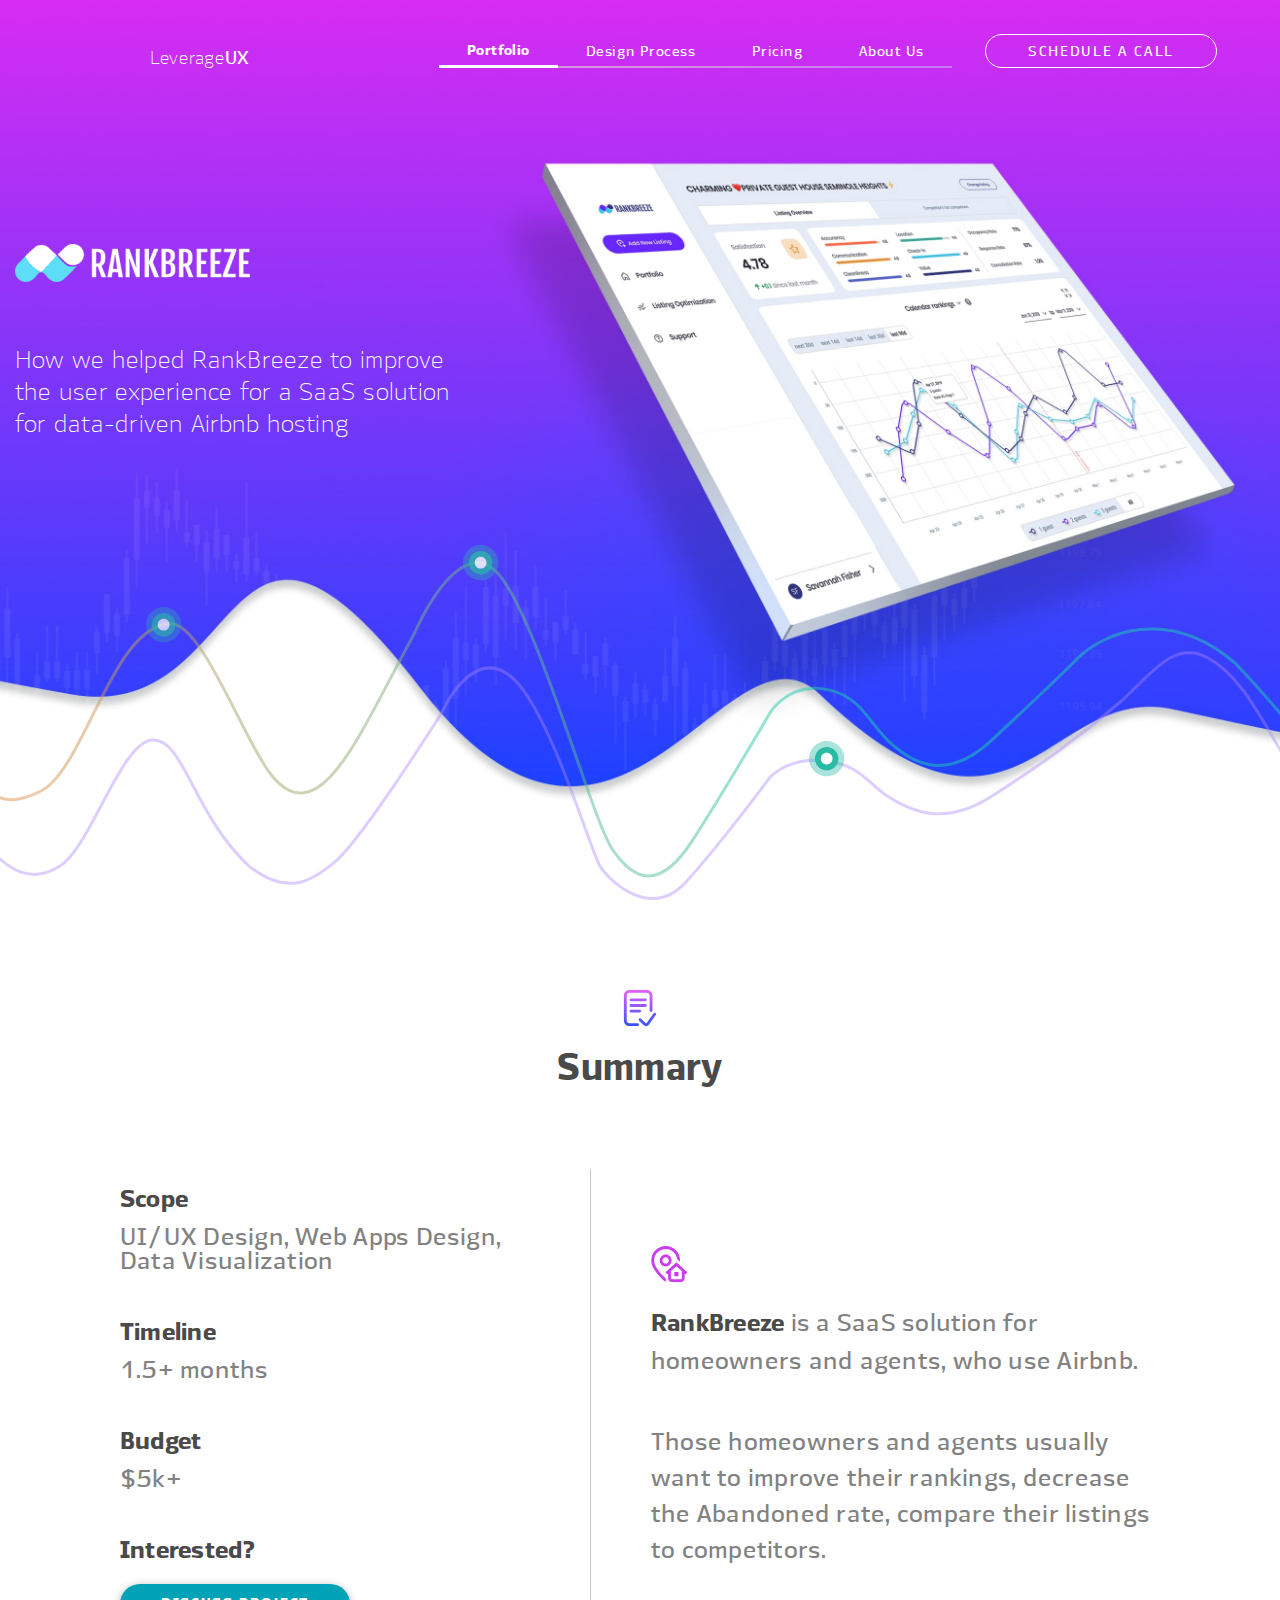
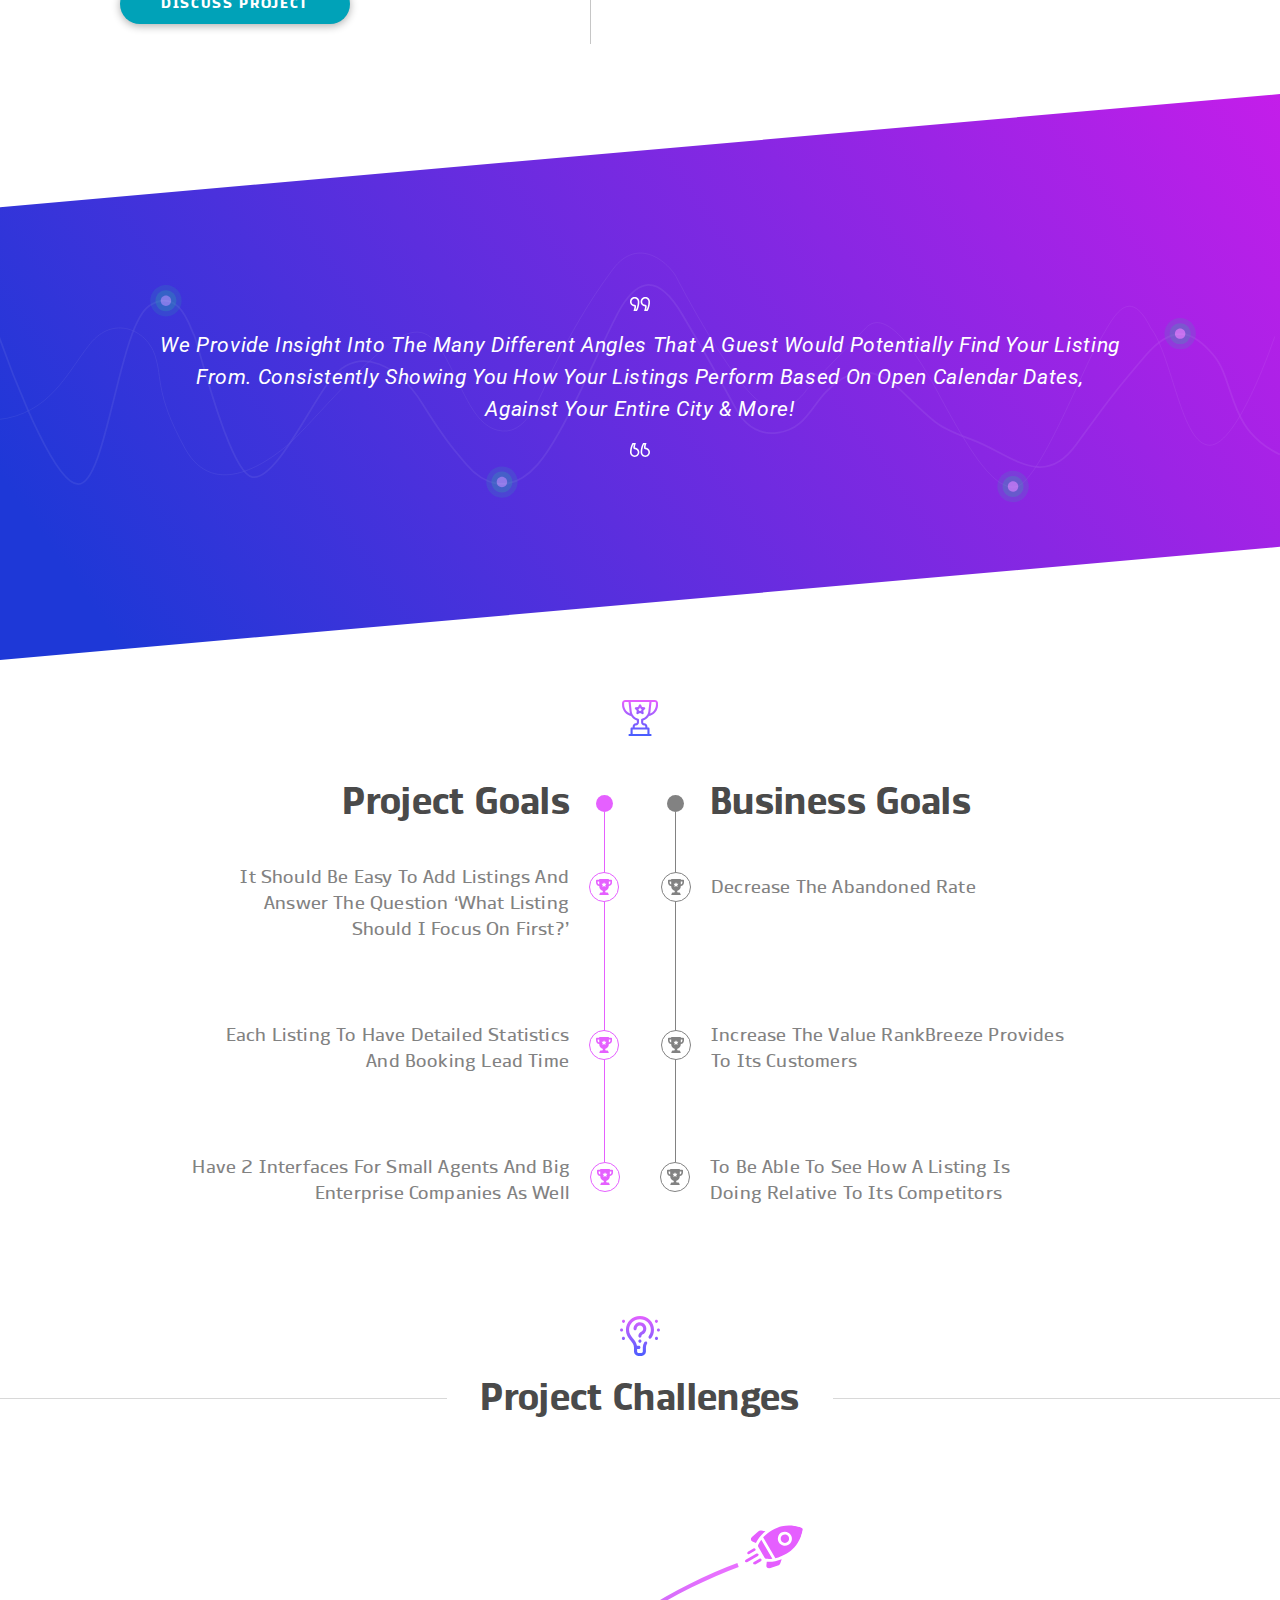
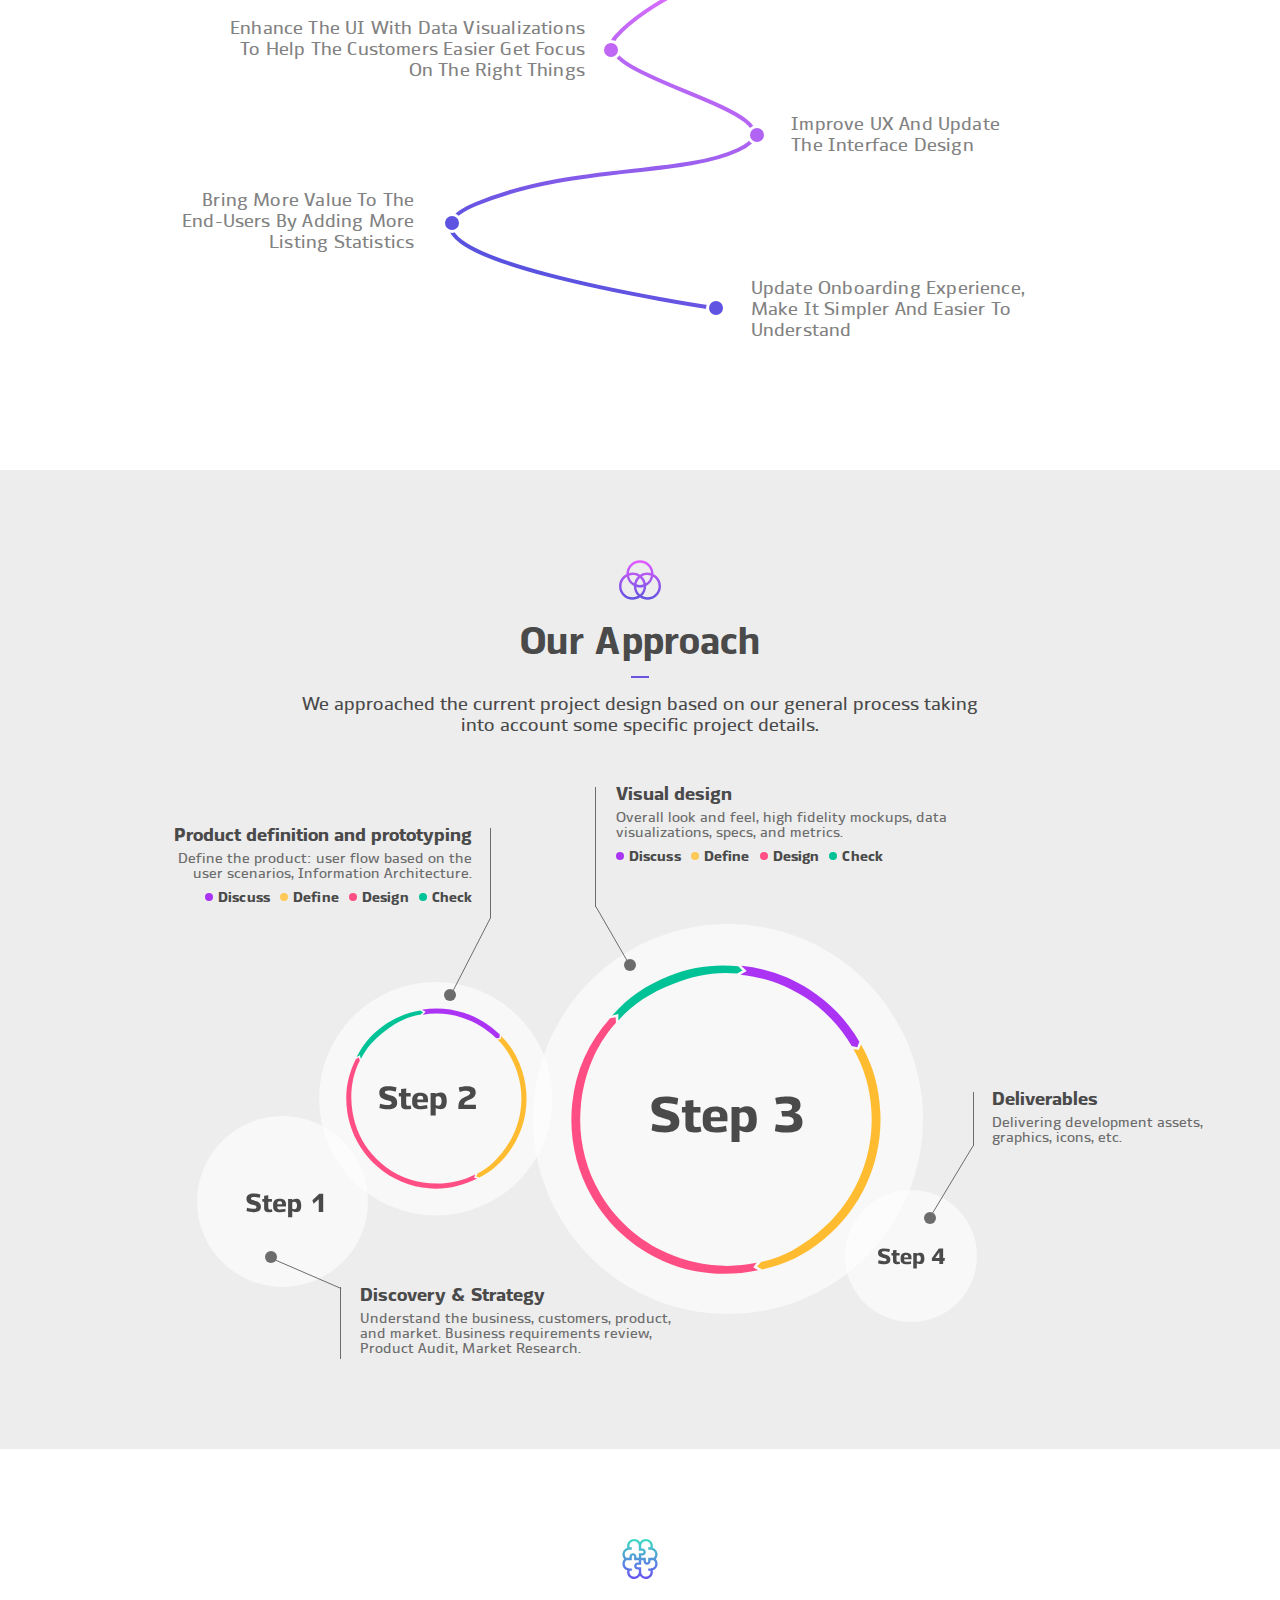
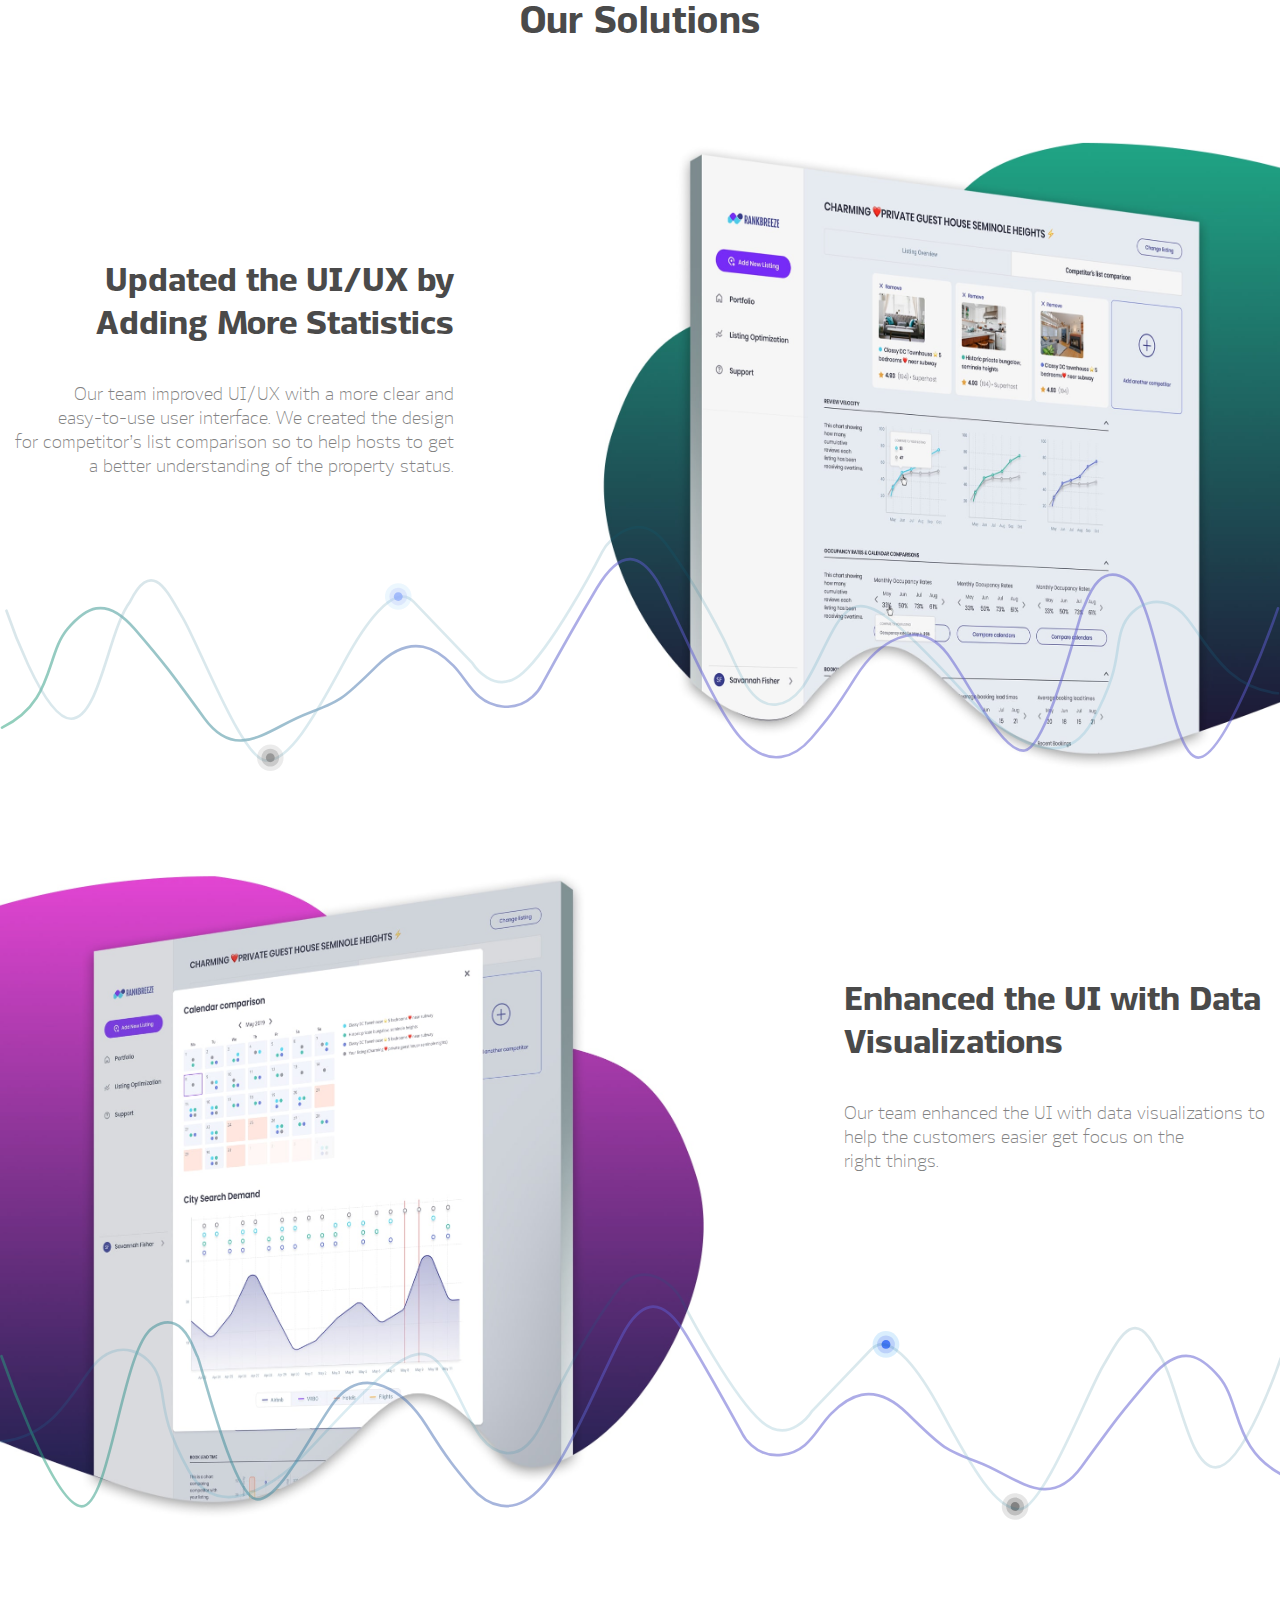
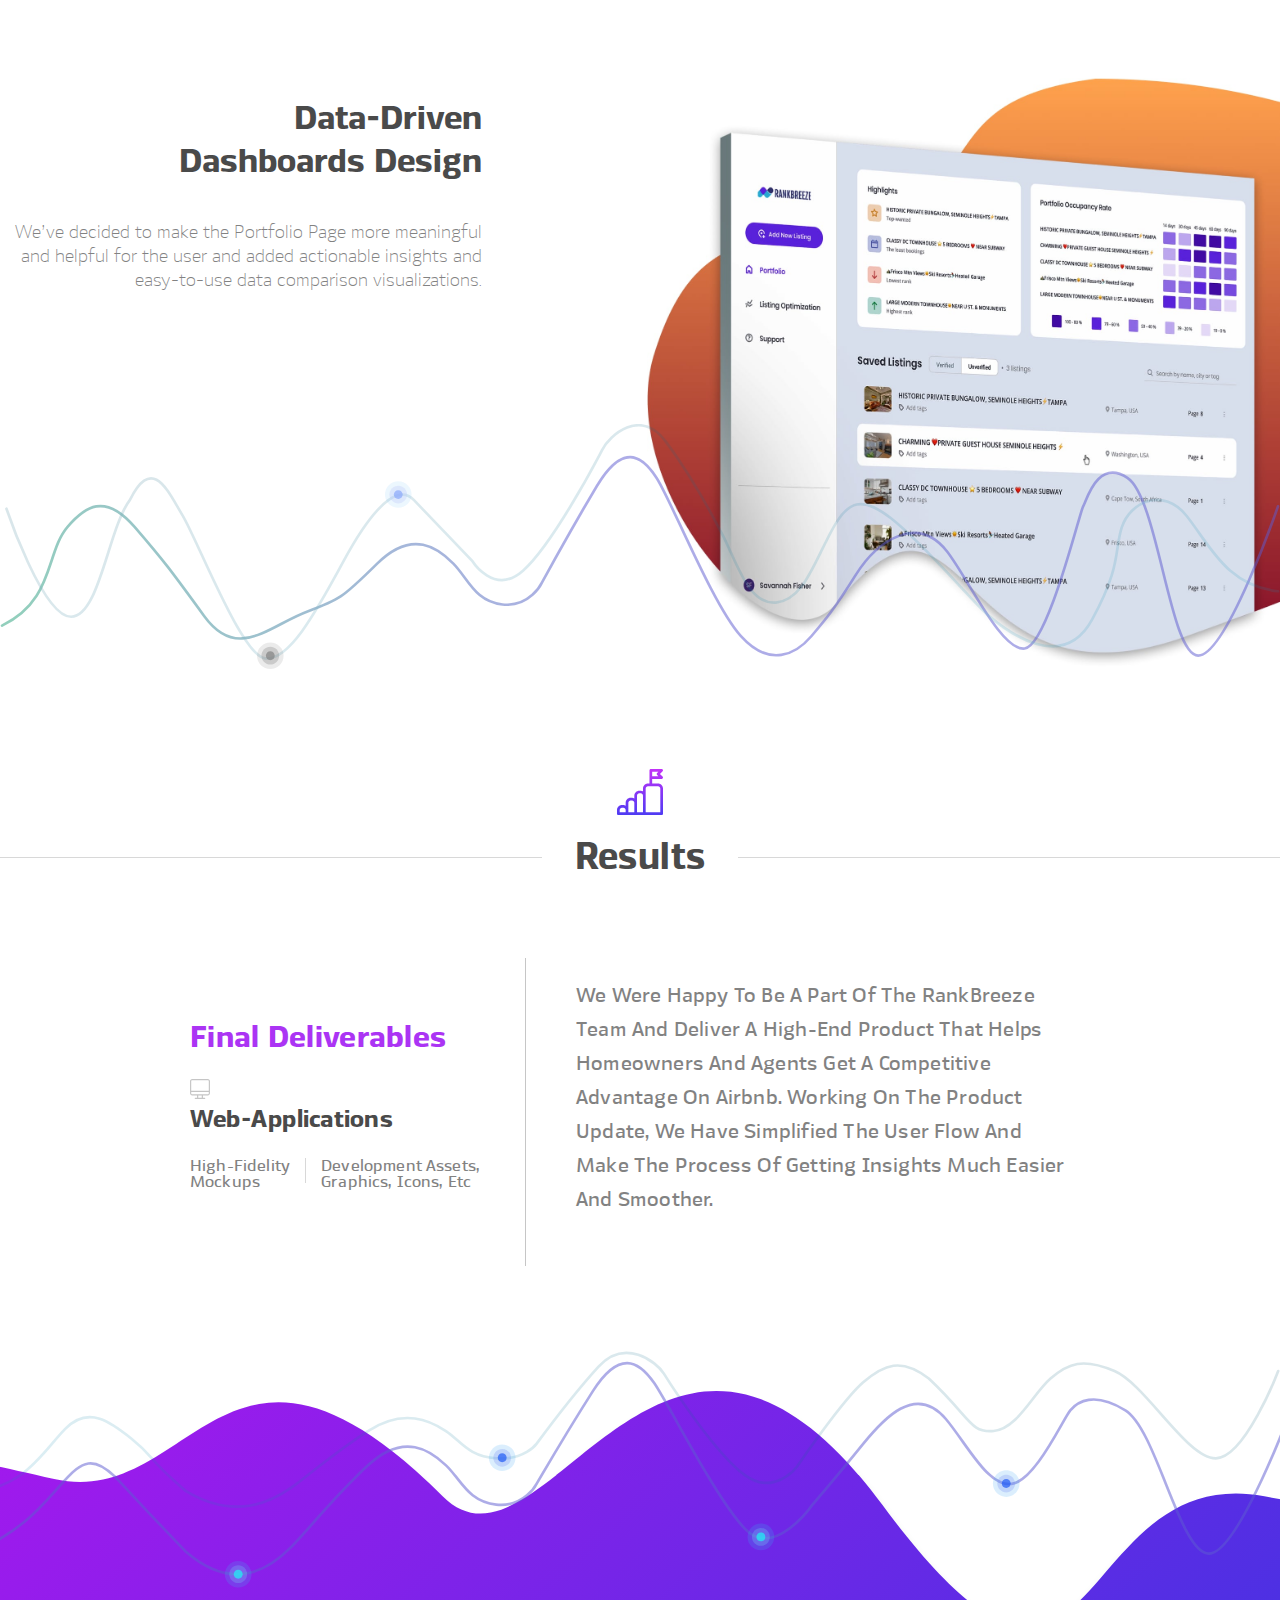
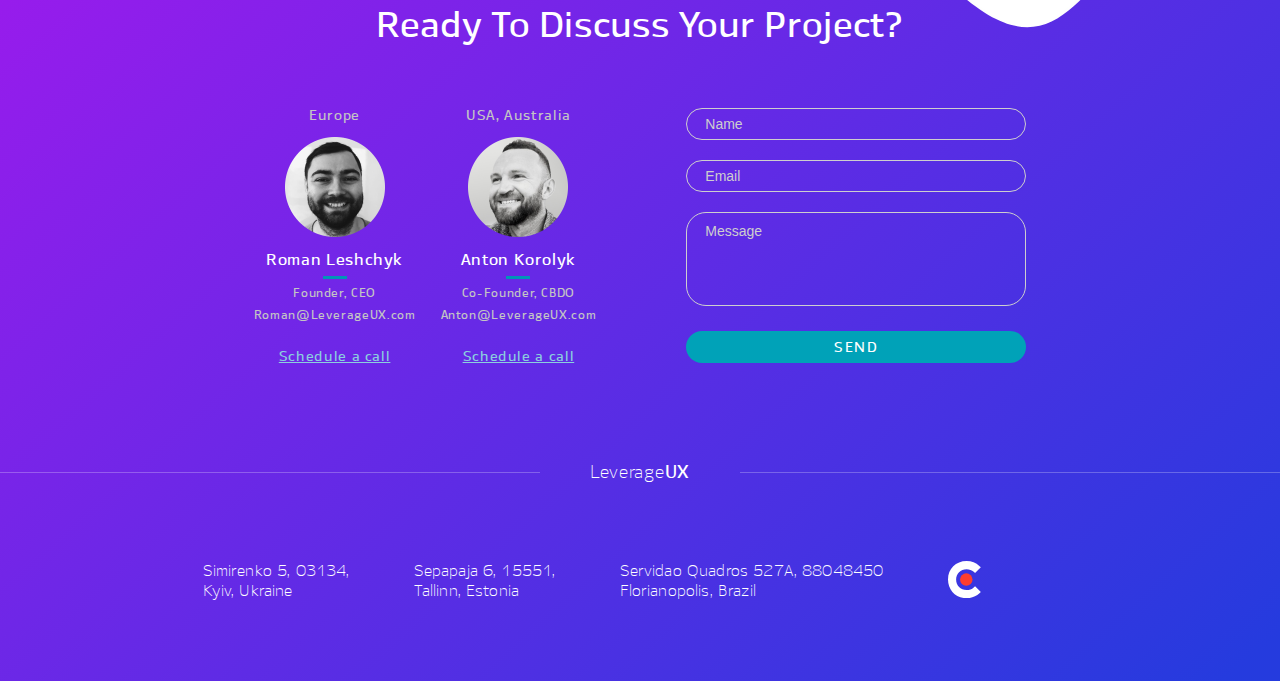
<file: breeze.html>
<!DOCTYPE html>
<html lang=en>
	<head>
		<meta charset="UTF-8">
		<meta name="viewport" content="width=device-width, initial-scale=1">
		<meta name="theme-color" content="#f9f9f9">
		<meta name="description" content="RankBreeze">

		<link rel="icon" href="favicon.ico" type="img/favicon.ico" />
		<link rel="stylesheet" href="https://fonts.googleapis.com/css?family=Roboto">
		<link rel="stylesheet" href="css/fonts.css">
		<link rel="stylesheet" href="css/normalize.css">
		<link rel="stylesheet" href="css/global.css">
		<link rel="stylesheet" href="css/showcases.css">
		<link rel="stylesheet" href="css/breeze.css">

		<!-- Google Tag Manager -->
		<script>(function(w,d,s,l,i){w[l]=w[l]||[];w[l].push({'gtm.start':
			new Date().getTime(),event:'gtm.js'});var f=d.getElementsByTagName(s)[0],
			j=d.createElement(s),dl=l!='dataLayer'?'&l='+l:'';j.async=true;j.src=
			'https://www.googletagmanager.com/gtm.js?id='+i+dl;f.parentNode.insertBefore(j,f);
			})(window,document,'script','dataLayer','GTM-M9BMCH3');</script>
		<!-- End Google Tag Manager -->

		<script src="https://ajax.googleapis.com/ajax/libs/jquery/3.4.1/jquery.min.js"></script>
		<script src="js/main.js"></script>
		<script type="text/javascript" src="https://widget.clutch.co/static/js/widget.js"></script>
		<script src="js/events.js"></script>
		
		<title>RankBreeze</title>
	</head>
	<body class="showcase breeze__page">
		<!-- Google Tag Manager (noscript) -->
		<noscript><iframe src="https://www.googletagmanager.com/ns.html?id=GTM-M9BMCH3"
			height="0" width="0" style="display:none;visibility:hidden"></iframe></noscript>
		<!-- End Google Tag Manager (noscript) -->

		<header class="header animated">
			<div class="header__container">
				<div class="header__block header__block_logo">
					<a class="header__logo animated" href="./">Leverage<span>UX</span></a>
					<div id="btn_om" class="header__btn_om">
						<span></span><span></span><span></span>
					</div>
				</div>
				<div class="header__block header__block_menu">
	    		<nav id="menu" class="header__menu">
	    			<div class="menu__btn_back">
	    				<svg class="btn__back" width="32" height="20" viewBox="0 0 32 20" xmlns="http://www.w3.org/2000/svg">
								<path d="M1.38527 8.61473H27.2708L21.0941 2.43768C20.553 1.89688 20.553 1.01961 21.0941 0.478895C21.6352 -0.0622196 22.5125 -0.0622196 23.0528 0.478895L31.5942 9.02041C32.1353 9.56121 32.1353 10.4386 31.5942 10.9792L23.0528 19.5211C22.7823 19.7917 22.4279 19.9269 22.0735 19.9269C21.7191 19.9269 21.3646 19.7917 21.0941 19.5211C20.553 18.9803 20.553 18.103 21.0941 17.5624L27.2708 11.385H1.38527C0.620314 11.385 0 10.7648 0 9.99984C0 9.23489 0.620234 8.61473 1.38527 8.61473Z"/>
							</svg>
	    			</div>
	  				<div class="header__menu_link active">
	    				<img class="menu__link_img" src="./img/port.svg" alt="portfolio">
	    				<a href="./portfolio.html">Portfolio</a>
	    				<div class="link__line active"></div>
	    			</div>
	    			<div class="header__menu_link">
	    				<img class="menu__link_img" src="./img/des.svg" alt="design">
	    				<a href="./design-process.html">Design Process</a>
	    				<div class="link__line"></div>
	    			</div>
	    			<div class="header__menu_link">
	    				<img class="menu__link_img" src="./img/pric.svg" alt="pricing">
	    				<a href="./pricing.html">Pricing</a>
	    				<div class="link__line"></div>
	    			</div>
	    			<div class="header__menu_link">
	    				<img class="menu__link_img" src="./img/about.svg" alt="about">
	    				<a href="./about.html">About Us</a>
	    				<div class="link__line"></div>
	    			</div>
	    			<div class="header__menu_line"></div>
	    		</nav>
				</div>
				<a id="btn_ep" href="https://calendly.com/leverageux/intro" class="btn header__btn_ep" target=_blank>Schedule A call</a>
	  		<div class="menu__back"></div>
  		</div>
		</header>
		
		<main class="content">
			<section class="content__section section__hero">
				<div class="hero__info">
					<h1 class="hero__title"><img src="./img/showcases/breeze/logo.png" alt="RankBreeze"></h1>
					<p class="hero__descr">How we helped RankBreeze to improve<br> the user experience for a SaaS solution<br> for data-driven Airbnb hosting</p>
				</div>
				<div class="hero__lines"></div>
			</section>

			<section class="content__section section__summary">
				<div class="showcase__title">
					<img src="./img/showcases/breeze/summary.svg" alt="summary">
					<h2>Summary</h2>
				</div>
				<div class="summary__container">
					<div class="summary__block summary__block-info">
						<h4>Scope</h4>
						<p>UI/UX Design, Web Apps Design, <br>Data Visualization</p>
						<h4>Timeline</h4>
						<p>1.5+ months</p>
						<h4>Budget</h4>
						<p>$5k+</p>
						<h4>Interested?</h4>
						<a href="https://calendly.com/leverageux/intro" target=_blank id="link_calend_breeze">Discuss Project</a>
					</div>
					<div class="summary__block summary__block-descr">
						<img src="./img/showcases/breeze/sum_descr.svg" alt="icon">
						<p><b>RankBreeze</b> is a SaaS solution for <br>homeowners and agents, who use Airbnb.</p>
						<div class="summary__break"></div>
						<p>Those homeowners and agents usually want to improve their rankings, decrease the Abandoned
						rate, compare their listings to competitors.
						</p>
					</div>
				</div>
			</section>

			<section class="content__section section__comment">
				<img src="./img/showcases/mark_1.svg" alt="mark_1">
				<div class="comment">
					We provide insight into the many different angles that a guest would potentially find your listing <br>from. Consistently showing you how your listings perform based on open calendar dates, <br>against your entire city & more!
				</div>
				<img src="./img/showcases/mark_2.svg" alt="mark_2">
				<div class="comment__lines"></div>
			</section>

			<section class="content__section section__goals">
				<img src="./img/showcases/breeze/goals.svg" alt="goals">
				<div class="goals__container">
					<div class="goals__block goals__block-project">
						<h3>Project goals</h3>
						<p class="goal goal_1">It should be easy to add listings and <br>answer the question ‘What listing <br>should I focus on first?’</p>
						<p class="goal goal_2">Each listing to have detailed statistics <br>and booking lead time</p>
						<p class="goal goal_3">Have 2 interfaces for small agents and big <br>enterprise companies as well</p>
					</div>
					<div class="goals__block goals__block-business">
						<h3>Business Goals</h3>
						<p class="goal goal_1">Decrease the abandoned rate</p>
						<p class="goal goal_2">Increase the value RankBreeze provides <br>to its customers</p>
						<p class="goal goal_3">To be able to see how a listing is <br>doing relative to its competitors</p>
					</div>
				</div>
			</section>

			<section class="content__section section__challenges">
				<div class="showcase__title showcase__title-line">
					<img src="./img/showcases/breeze/challenges.svg" alt="challenges">
					<h2>Project Challenges</h2>
					<div class="title__line"></div>
				</div>
				<div class="challenges__container">
					<img class="rocket" src="./img/showcases/breeze/rocket.svg" alt="rocket">
					<p class="challenge challenge__right challenge_1">Update onboarding experience, <br>make it simpler and easier to <br>understand</p>
					<p class="challenge challenge__left challenge_2">Bring more value to the <br>end-users by adding more <br>listing statistics</p>
					<p class="challenge challenge__right challenge_3">Improve UX and update <br>the interface design</p>
					<p class="challenge challenge__left challenge_4">Enhance the UI with data visualizations <br>to help the customers easier get focus <br>on the right things</p>
				</div>
			</section>

			<section class="content__section section__approach">
				<div class="showcase__title">
					<img src="./img/showcases/breeze/approach.svg" alt="approach">
					<h2>Our Approach</h2>
					<div class="title__line-approach"></div>
					<p class="approach__descr">We approached the current project design based on our general process taking <br>into account some specific project details.</p>
				</div>
				<div class="approach__container">
					<div class="approach__steps">	
						<img class="steps__img" src="./img/showcases/steps.svg" alt="steps">
						<div class="approach__steps_descr">
							<div class="approach__steps_block step_1">
								<div class="step__block">
									<h3 class="step__title"><span class="step__number">1. </span>Discovery &amp; Strategy</h3>
									<p class="step_descr">Understand the business, customers, product, <br>and market. Business requirements review, <br>Product Audit, Market Research.</p>
								</div>
							</div>
							<div class="approach__steps_block step_2">
								<div class="step__block">
									<h3 class="step__title"><span class="step__number">2. </span>Product definition and prototyping</h3>
									<p class="step_descr">Define the product: user flow based on the <br>user scenarios, Information Architecture.</p>
									<div class="step_tegs">
										<span class="teg purple">Discuss</span>
										<span class="teg yellow">Define</span>
										<span class="teg pink">Design</span>
										<span class="teg green">Check</span>
									</div>
								</div>
							</div>
							<div class="approach__steps_block step_3">
								<div class="step__block">
									<h3 class="step__title"><span class="step__number">3. </span>Visual design</h3>
									<p class="step_descr">Overall look and feel, high fidelity mockups, data <br>visualizations, specs, and metrics.</p>
									<div class="step_tegs">
										<span class="teg purple">Discuss</span>
										<span class="teg yellow">Define</span>
										<span class="teg pink">Design</span>
										<span class="teg green">Check</span>
									</div>
								</div>
							</div>
							<div class="approach__steps_block step_4">
								<div class="step__block">
									<h3 class="step__title"><span class="step__number">4. </span>Deliverables</h3>
									<p class="step_descr">Delivering development assets, <br>graphics, icons, etc.</p>
								</div>
							</div>
						</div>
					</div>
				</div>	
			</section>
			
			<div class="showcase__title">
				<img src="./img/showcases/solutions.svg" alt="solutions">
				<h2>Our solutions</h2>
			</div>
			<section class="content__section section__board section__board-right section__updated">
				<div class="section__container section__container_img"></div>
				<div class="section__container section__container_text">
					<h3 class="section__title">Updated the UI/UX by <br>Adding More Statistics</h3>
					<p class="section__description">Our team improved UI/UX with a more clear and <br>easy-to-use user interface. We created the design <br>for competitor’s list comparison so to help hosts to get <br>a better understanding of the property status.</p>				
				</div>
				<div class="img__block img__lines"></div>
			</section>

			<section class="content__section section__board section__board-left section__visual">
				<div class="section__container section__container_img"></div>
				<div class="section__container section__container_text">
					<h3 class="section__title">Enhanced the UI with Data <br>Visualizations</h3>
					<p class="section__description">Our team enhanced the UI with data visualizations to <br>help the customers easier get focus on the <br>right things.</p>
				</div>
				<div class="img__block img__lines"></div>
			</section>

			<section class="content__section section__board section__board-right section__driven">
				<div class="section__container section__container_img"></div>
				<div class="section__container section__container_text">
					<h3 class="section__title">Data-Driven <br>Dashboards Design</h3>
					<p class="section__description">We’ve decided to make the Portfolio Page more meaningful <br>and helpful for the user and added actionable insights and <br>easy-to-use data comparison visualizations.</p>
				</div>
				<div class="img__block img__lines"></div>
			</section>

			<section class="content__section section__results">
				<div class="showcase__title showcase__title-line">
					<img src="./img/showcases/breeze/results.svg" alt="results">
					<h2>Results</h2>
					<div class="title__line"></div>
				</div>
				<div class="results__container">
					<div class="results__block results__block-final">
						<h3>Final Deliverables</h3>
						<img src="./img/showcases/results__desk.svg" alt="icon">
						<h4>Web-applications</h4>
						<div class="applic">
							<span>High-fidelity <br>mockups</span>
							<div></div>
							<span>development assets, <br>graphics, icons, etc</span>
						</div>
					</div>
					<div class="results__block results__block-descr">
						<p>We were happy to be a part of the RankBreeze <br>team and deliver a high-end product that helps <br>homeowners and agents get a competitive <br>advantage on Airbnb. Working on the product <br>update, we have simplified the user flow and <br>make the process of getting insights much easier <br>and smoother. </p>
					</div>
				</div>
			</section>
		</main>

		<footer class="footer">
			<div class="lines__block footer__lines"></div>
			<div class="footer__block footer__block_title">
				<h3 class="footer__title">Ready to discuss your project?</h3>
			</div>
			<div class="footer__block footer__block_feedback">
				<div class="feedback feedback__founders">
					<div class="founder founder__first">
						<p class="founder__location">Europe</p>
						<img class="founder__photo" src="./img/about/photo_1.png" alt="photo_1">
						<p class="founder__name">Roman Leshchyk</p>
						<p class="founder__position">Founder, CEO</p>
						<a class="founder__email" onclick="sendEventEmailFirst()" id="email_fr_1" href="mailto:roman@leverageux.com">Roman@LeverageUX.com </a>
						<a class="founder__calendar" id="calendar_fr_1" href="https://calendly.com/leverageux-agency/intro" target=_blank>Schedule a call</a>
					</div>
					<div class="founder founder__second">
						<p class="founder__location">USA, Australia</p>
						<img class="founder__photo" src="./img/photo_2.png" alt="photo_2">
						<p class="founder__name">Anton Korolyk</p>
						<p class="founder__position">Co-Founder, CBDO</p>
						<a class="founder__email" onclick="sendEventEmailSecond()" id="email_fr_2" href="mailto:anton@leverageux.com">Anton@LeverageUX.com</a>
						<a class="founder__calendar" id="calendar_fr_2" href="https://calendly.com/leverageux/intro" target=_blank>Schedule a call</a>
					</div>
				</div>
				<div class="feedback feedback__form">
					<div class="form__container">
						<input type="text" class="validation validation__footer-form feedback__form-input" id="nameFooter" name="name" placeholder="Name">
						<input type="email" class="validation validation__footer-form validation__footer-email feedback__form-input" id="emailFooter" name="email" placeholder="Email">
						<textarea class="validation validation__footer-form validation__textarea feedback__form-descr" id="descrFooter" name="message" placeholder="Message"></textarea>
						<div class="validation__text validation__text-footer">
							<img src="./img/estimate/invalid.svg" alt="invalid">
							<span class="valid__text valid__text-all_forms">please fill these fields</span>
						</div>
						<button class="btn btn__feedback" id="formBtnFooter">Send</button>
					</div>
					<div id="feedbackModal" class="modal">
						<div class="modal-content">
							<span class="close">
								<svg xml:space="preserve" enable-background="new 0 0 15 15" height="15px" id="cross" version="1.1" viewBox="0 0 15 15" width="15px" x="0px" xmlns="http://www.w3.org/2000/svg" y="0px">
									<path d="M5.792,7.499L0,0.707l0.708-0.706L7.497,5.79L7.5,5.793L14.293,0L15,0.707L9.207,7.5l0.001,0.001L15,14.293
									l-0.708,0.706L7.503,9.21L7.5,9.207L0.707,15L0,14.293L5.792,7.499L5.792,7.499z"/>
								</svg>
							</span>
							<div class="feedback__message-send">Thanks, your letter sent.</div>
							<div class="feedback__message-notsend">Sorry, your letter not sent.</div>
						</div>
						<div class="modal__back"></div>
					</div>
				</div>
			</div>
			<div class="footer__block footer__block_contacts">
				<div class="footer__block_logo">
					<div class="footer__line footer__line_left"></div>
					<a class="footer__logo" href="./">Leverage<span>UX</span></a>
					<div class="footer__line footer__line_right"></div>
				</div>
				<div class="footer__contacts">
					<div class="contacts__block">
						<p>Simirenko 5, 03134, <br>Kyiv, Ukraine</p>
					</div>
					<div class="contacts__block">
						<p>Sepapaja 6, 15551, <br>Tallinn, Estonia</p>
					</div>
					<div class="contacts__block">
						<p>Servidao Quadros 527A, 88048450<br>Florianopolis, Brazil</p>
					</div>
					<div class="contacts__block">
						<div id="clutch" class="clutch-widget" data-url="https://widget.clutch.co" data-widget-type="1" data-height="50" data-clutchcompany-id="1396899">
							<svg class="cw__svg" xmlns="http://www.w3.org/2000/svg" version="1.2" baseProfile="tiny" viewBox="0 0 19.5 22"><path fill="#fff" d="M15.2 15.6c-1.1 1-2.6 1.6-4.2 1.6-3.6 0-6.2-2.6-6.2-6.2S7.4 4.9 11 4.9c1.6 0 3.1.5 4.2 1.5l.8.7 3.4-3.4-.9-.8C16.6 1 13.9 0 11 0 4.6 0 0 4.6 0 10.9 0 17.2 4.7 22 11 22c2.9 0 5.6-1 7.6-2.9l.8-.8-3.4-3.4-.8.7z"/><circle fill="#ff3d2e" cx="10.8" cy="11" r="3.7"/></svg>
						</div>
					</div>
				</div>
			</div>
		</footer>
		<a href="#" class="scrollup"></span></a>
		<script>
			function sendEventEmailFirst() {
				dataLayer.push({
					'eventCategory': 'contact',
					'eventAction': 'click', 
					'eventLabel': 'email - Roman Leshchyk',
					'event': 'autoEvent',
				});
			}
			function sendEventEmailSecond() {
				dataLayer.push({
					'eventCategory': 'contact',
					'eventAction': 'click', 
					'eventLabel': 'email - Anton Korolyk',
					'event': 'autoEvent',
				});
			}
		</script>
	</body>
	
</html>
</file>
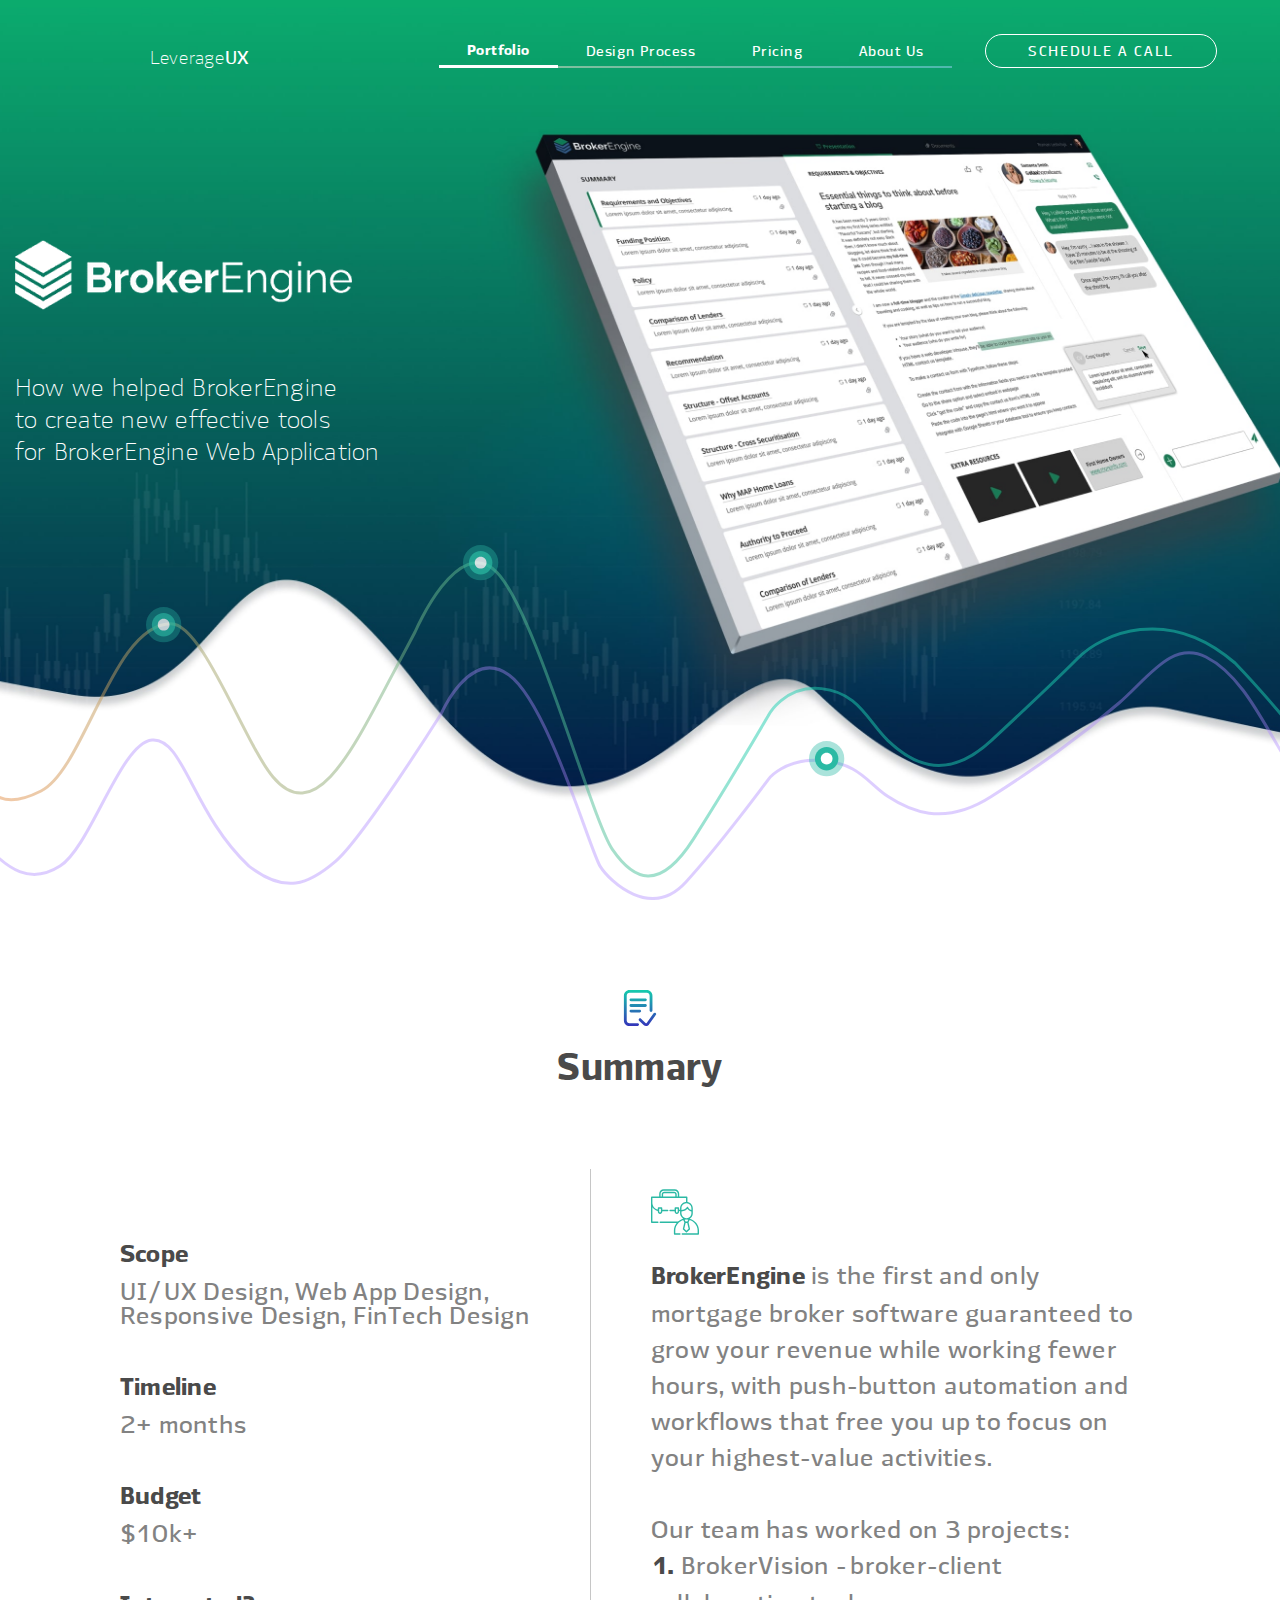
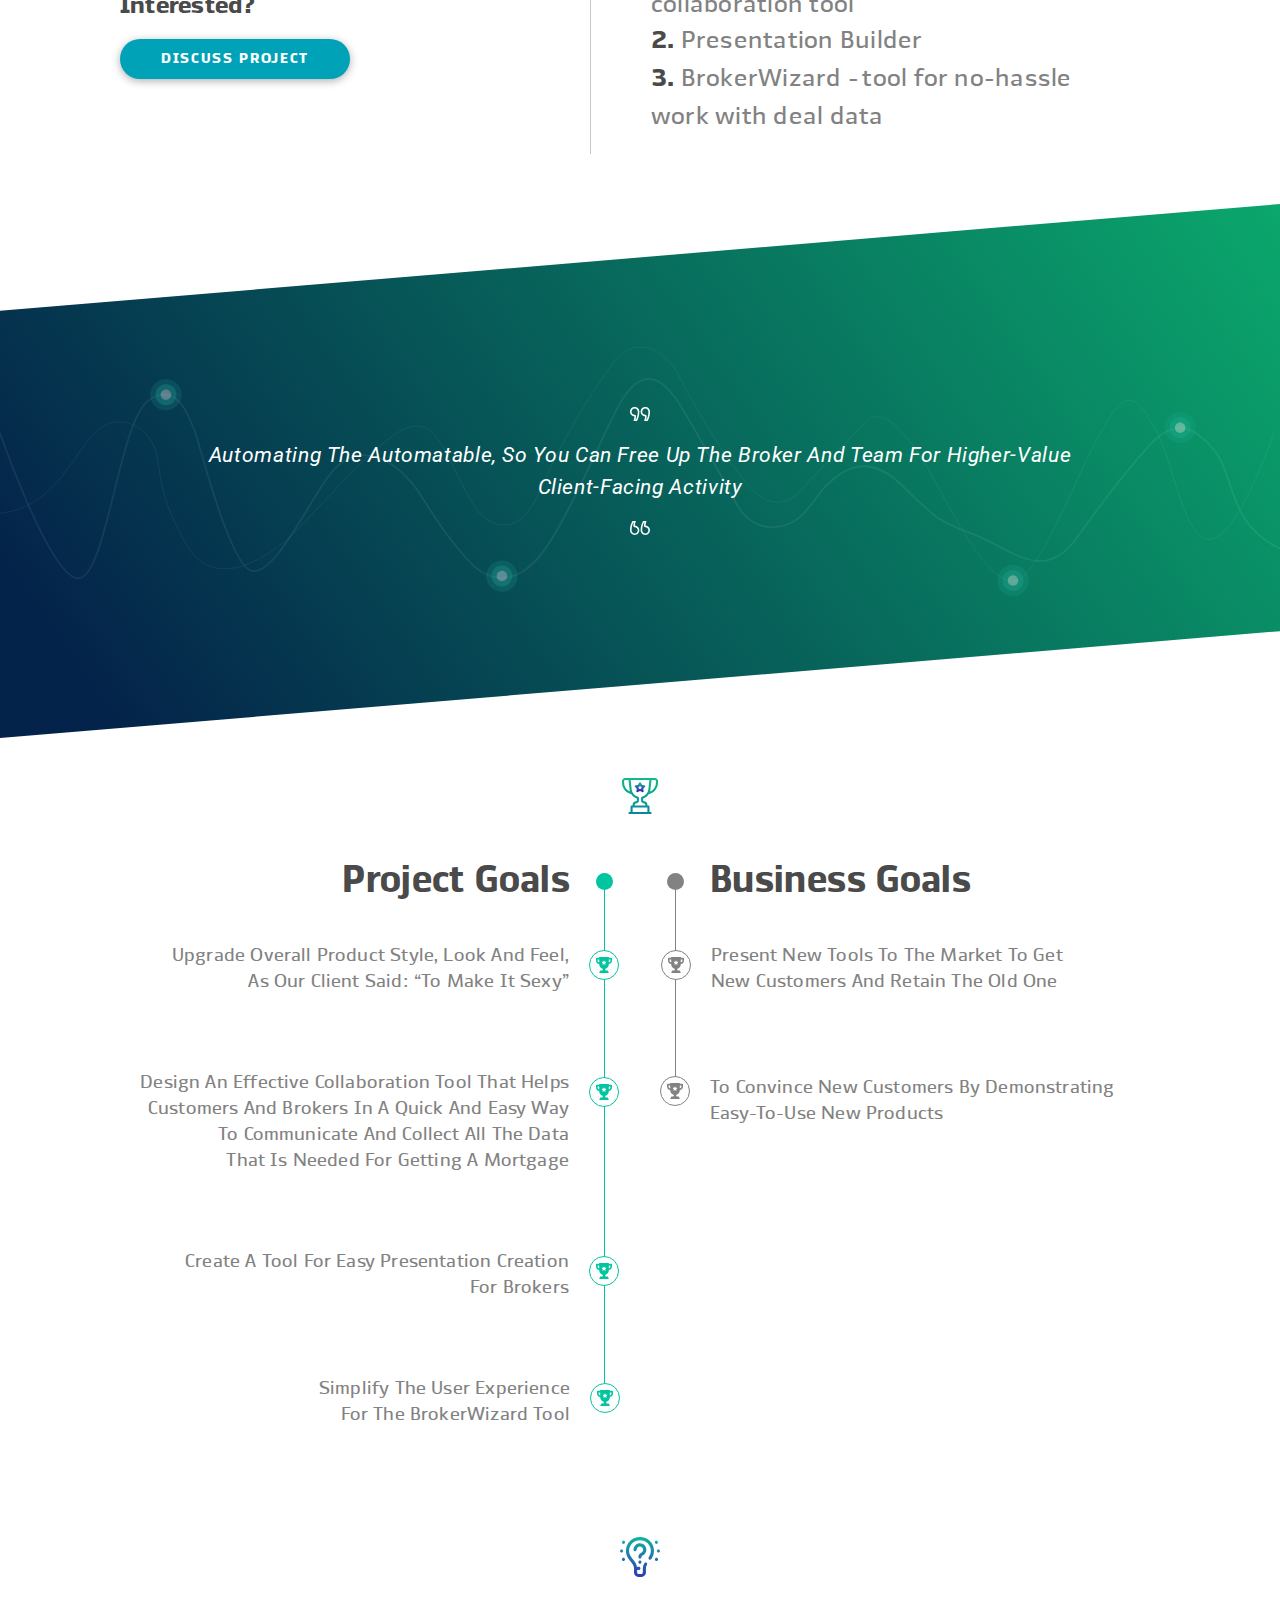
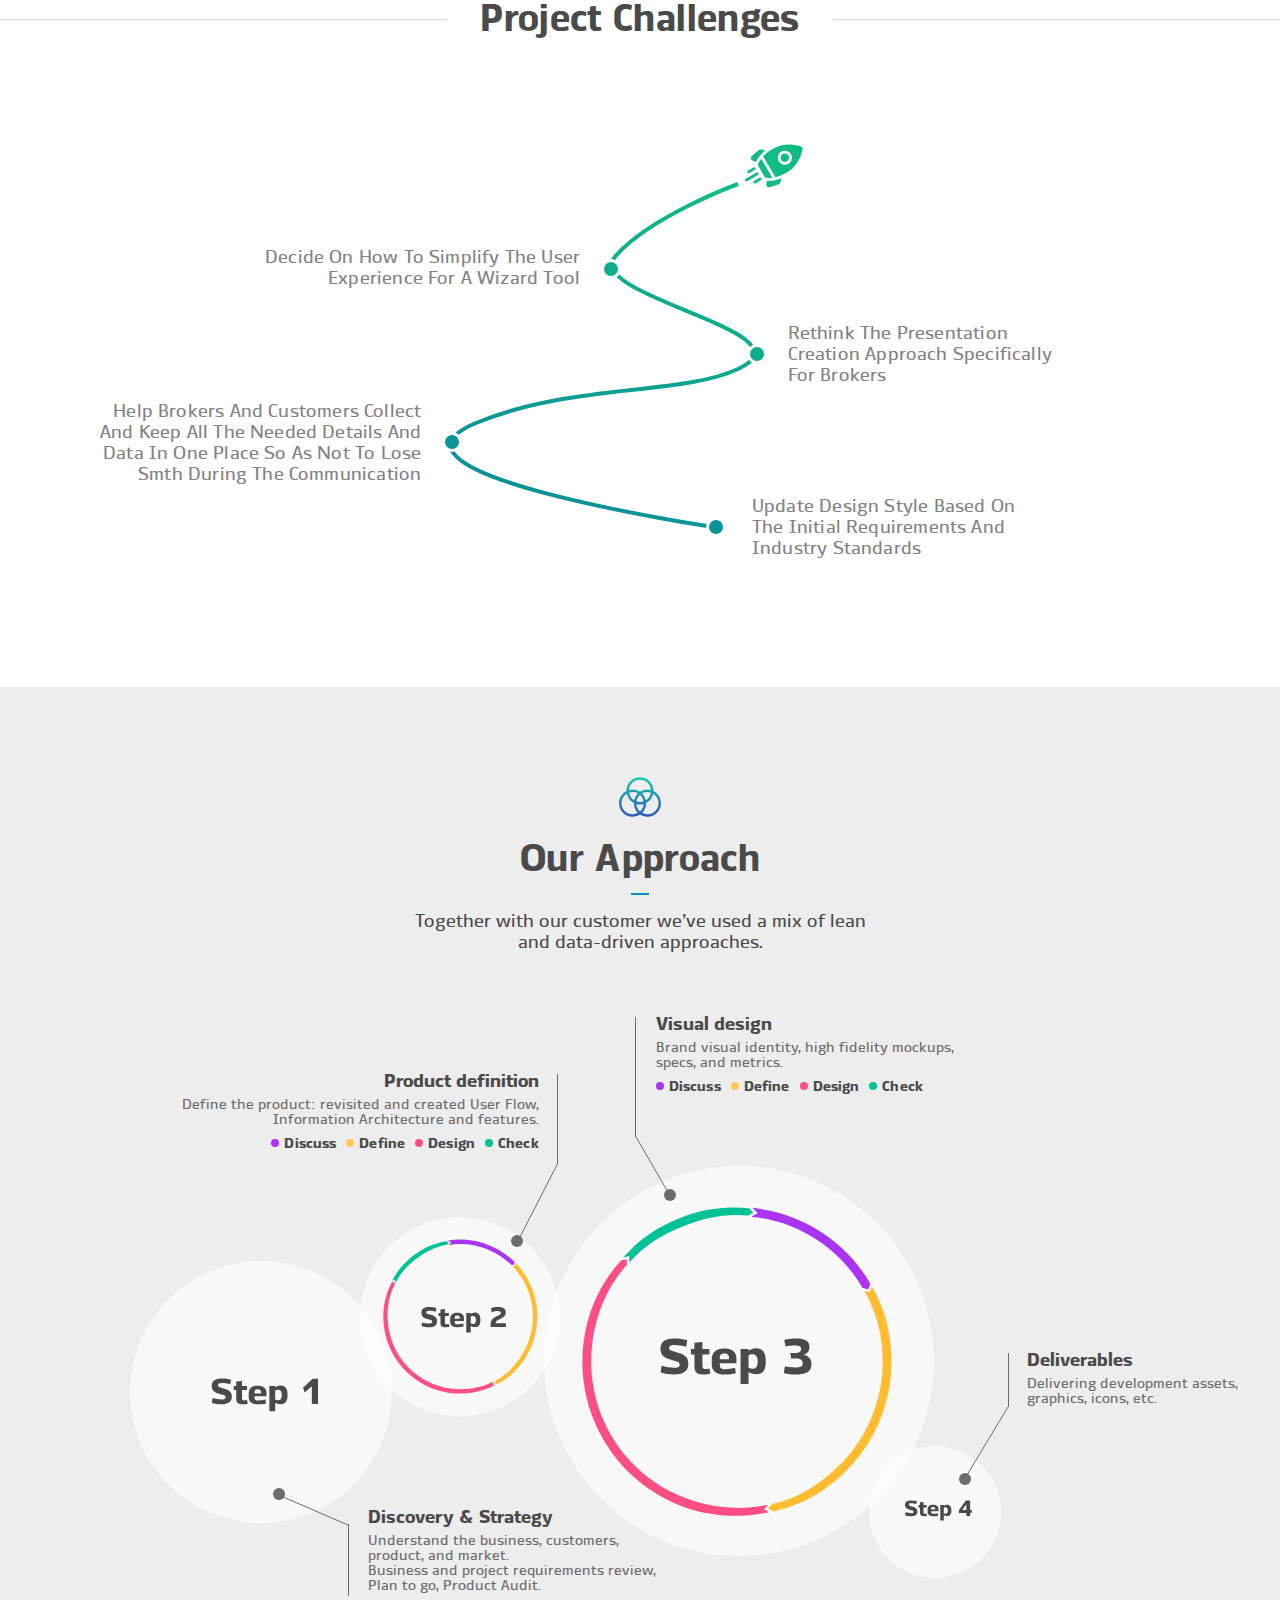
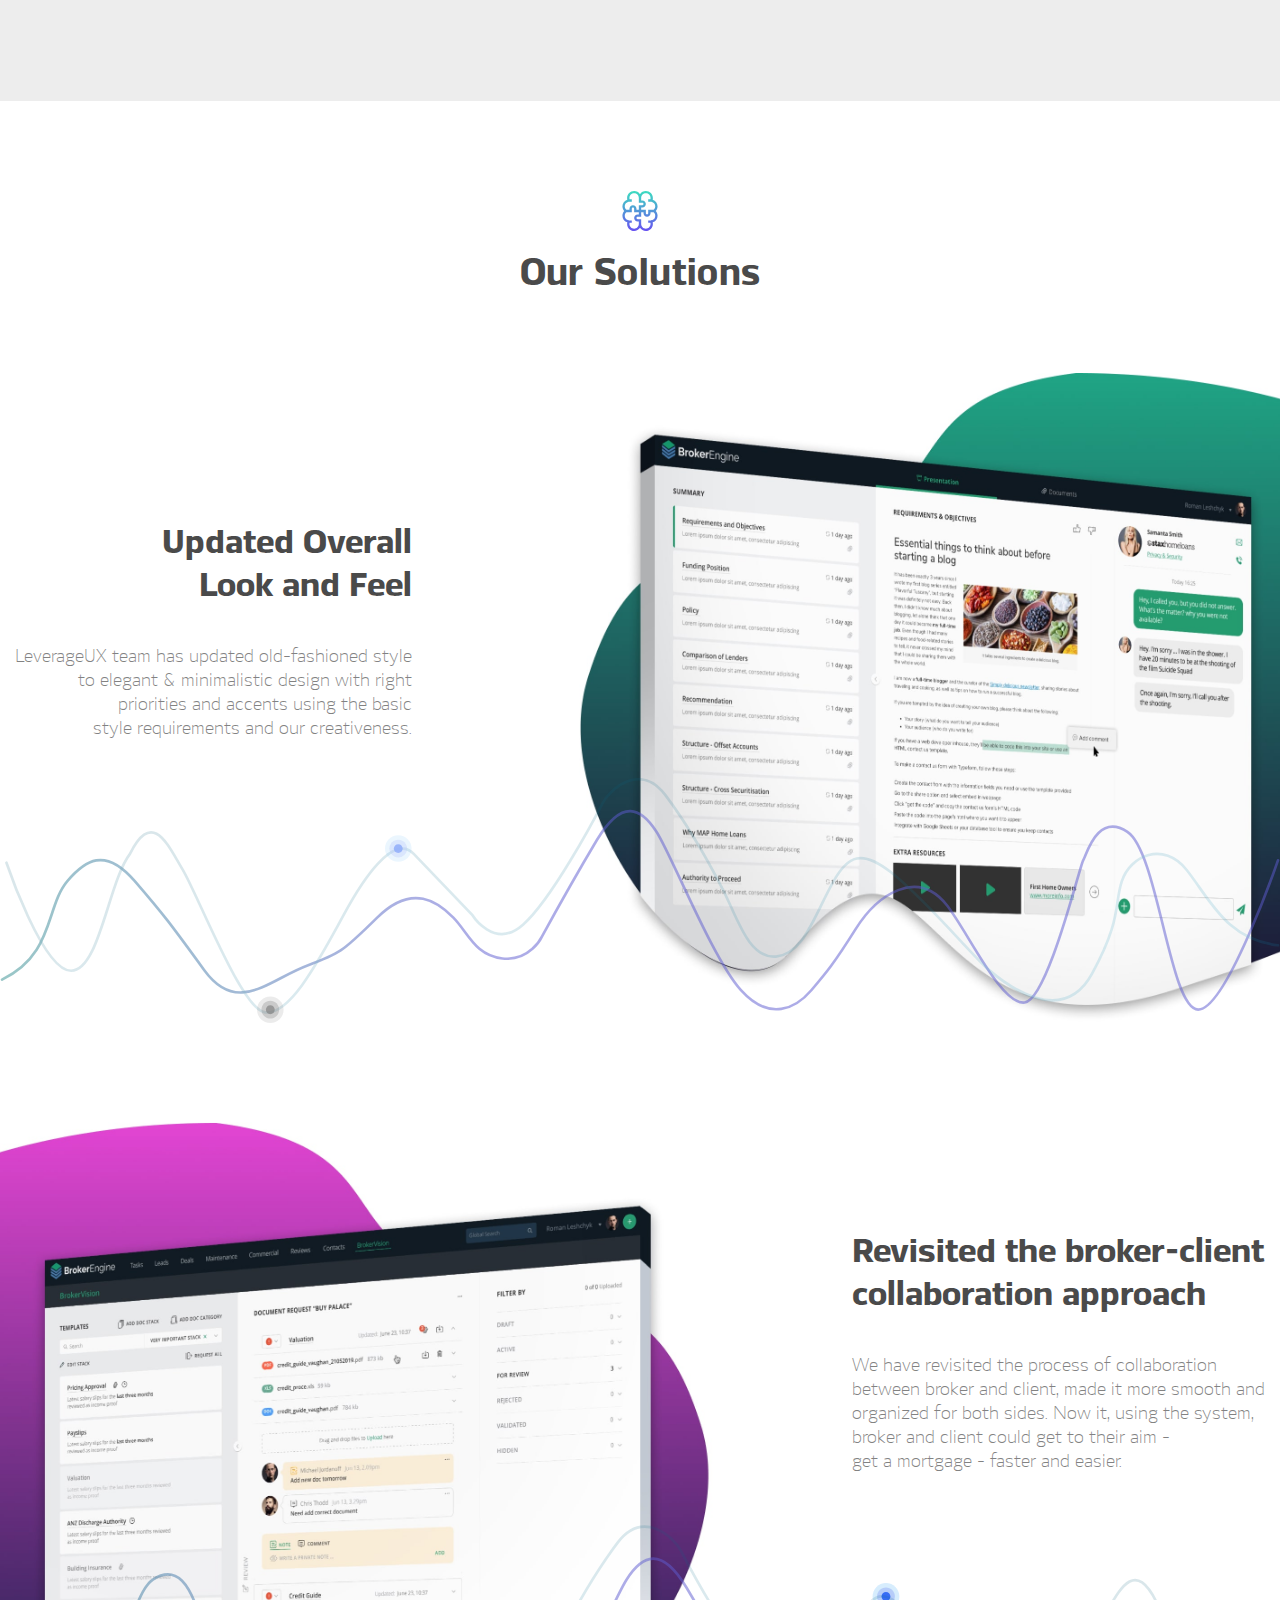
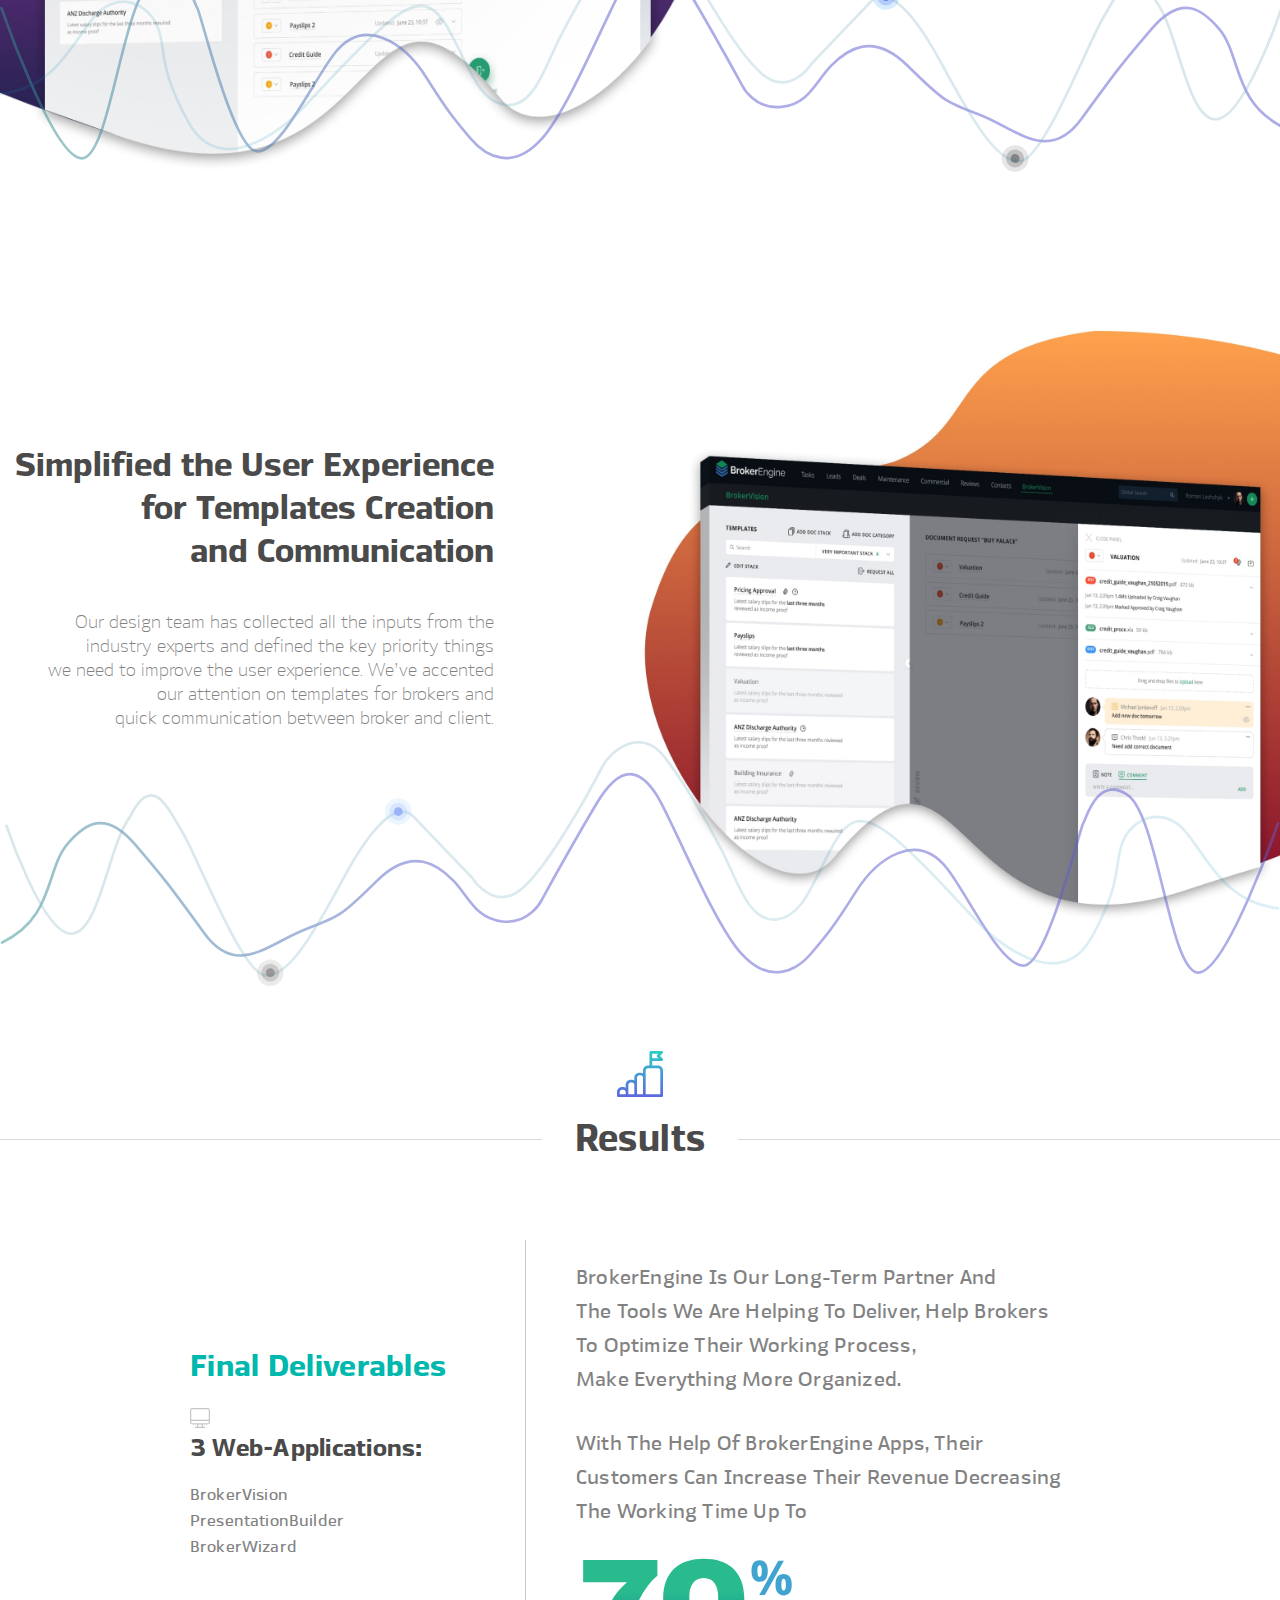
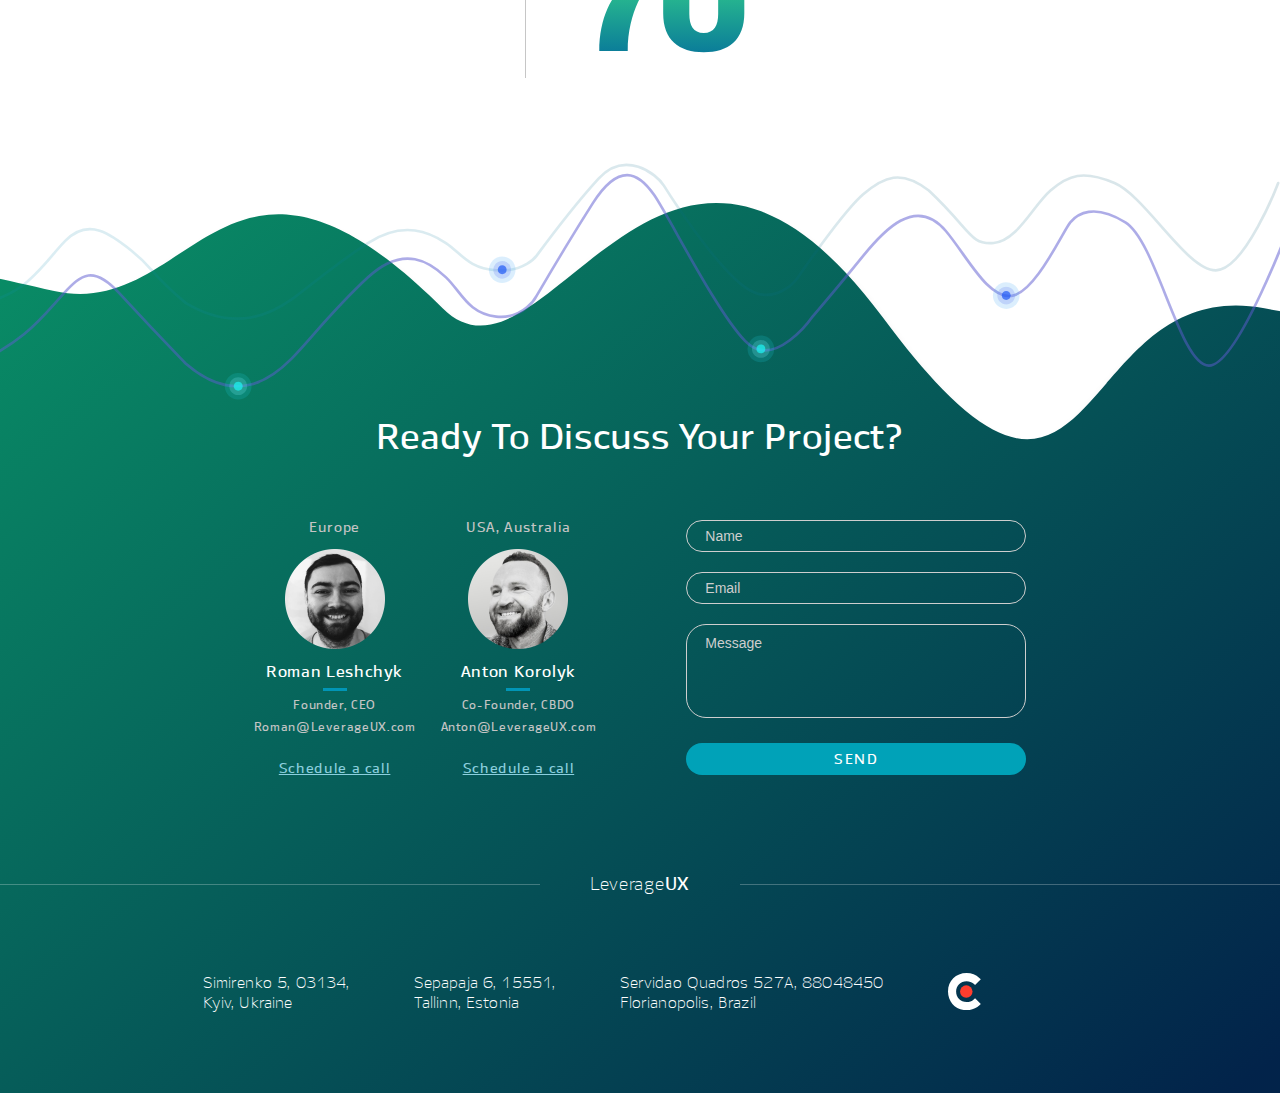
<file: broker-showcase.html>
<!DOCTYPE html>
<html lang=en>
	<head>
		<meta charset="UTF-8">
		<meta name="viewport" content="width=device-width, initial-scale=1">
		<meta name="theme-color" content="#f9f9f9">
		<meta name="description" content="BrokerEngine">

		<link rel="icon" href="favicon.ico" type="img/favicon.ico" />
		<link rel="stylesheet" href="https://fonts.googleapis.com/css?family=Roboto">
		<link rel="stylesheet" href="css/fonts.css">
		<link rel="stylesheet" href="css/normalize.css">
		<link rel="stylesheet" href="css/global.css">
		<link rel="stylesheet" href="css/showcases.css">
		<link rel="stylesheet" href="css/broker.css">

		<!-- Google Tag Manager -->
		<script>(function(w,d,s,l,i){w[l]=w[l]||[];w[l].push({'gtm.start':
			new Date().getTime(),event:'gtm.js'});var f=d.getElementsByTagName(s)[0],
			j=d.createElement(s),dl=l!='dataLayer'?'&l='+l:'';j.async=true;j.src=
			'https://www.googletagmanager.com/gtm.js?id='+i+dl;f.parentNode.insertBefore(j,f);
			})(window,document,'script','dataLayer','GTM-M9BMCH3');</script>
		<!-- End Google Tag Manager -->

		<script src="https://ajax.googleapis.com/ajax/libs/jquery/3.4.1/jquery.min.js"></script>
		<script src="js/main.js"></script>
		<script type="text/javascript" src="https://widget.clutch.co/static/js/widget.js"></script>
		<script src="js/events.js"></script>
		
		<title>BrokerEngine</title>
	</head>
	<body class="showcase broker__page">
		<!-- Google Tag Manager (noscript) -->
		<noscript><iframe src="https://www.googletagmanager.com/ns.html?id=GTM-M9BMCH3"
			height="0" width="0" style="display:none;visibility:hidden"></iframe></noscript>
		<!-- End Google Tag Manager (noscript) -->

		<header class="header animated">
			<div class="header__container">
				<div class="header__block header__block_logo">
					<a class="header__logo animated" href="./">Leverage<span>UX</span></a>
					<div id="btn_om" class="header__btn_om">
						<span></span><span></span><span></span>
					</div>
				</div>
				<div class="header__block header__block_menu">
	    		<nav id="menu" class="header__menu">
	    			<div class="menu__btn_back">
	    				<svg class="btn__back" width="32" height="20" viewBox="0 0 32 20" xmlns="http://www.w3.org/2000/svg">
							<path d="M1.38527 8.61473H27.2708L21.0941 2.43768C20.553 1.89688 20.553 1.01961 21.0941 0.478895C21.6352 -0.0622196 22.5125 -0.0622196 23.0528 0.478895L31.5942 9.02041C32.1353 9.56121 32.1353 10.4386 31.5942 10.9792L23.0528 19.5211C22.7823 19.7917 22.4279 19.9269 22.0735 19.9269C21.7191 19.9269 21.3646 19.7917 21.0941 19.5211C20.553 18.9803 20.553 18.103 21.0941 17.5624L27.2708 11.385H1.38527C0.620314 11.385 0 10.7648 0 9.99984C0 9.23489 0.620234 8.61473 1.38527 8.61473Z"/>
						</svg>
	    			</div>
	  				<div class="header__menu_link active">
	    				<img class="menu__link_img" src="./img/port.svg" alt="portfolio">
	    				<a href="./portfolio.html">Portfolio</a>
	    				<div class="link__line active"></div>
	    			</div>
	    			<div class="header__menu_link">
	    				<img class="menu__link_img" src="./img/des.svg" alt="design">
	    				<a href="./design-process.html">Design Process</a>
	    				<div class="link__line"></div>
	    			</div>
	    			<div class="header__menu_link">
	    				<img class="menu__link_img" src="./img/pric.svg" alt="pricing">
	    				<a href="./pricing.html">Pricing</a>
	    				<div class="link__line"></div>
	    			</div>
	    			<div class="header__menu_link">
	    				<img class="menu__link_img" src="./img/about.svg" alt="about">
	    				<a href="./about.html">About Us</a>
	    				<div class="link__line"></div>
	    			</div>
	    			<div class="header__menu_line"></div>
	    		</nav>
				</div>
				<a id="btn_ep" href="https://calendly.com/leverageux/intro" class="btn header__btn_ep" target=_blank>Schedule A call</a>
	  		<div class="menu__back"></div>
  		</div>
		</header>
		
		<main class="content">
			<section class="content__section section__hero">
				<div class="hero__info">
					<h1 class="hero__title"><img src="./img/showcases/broker/logo.png" alt="BrokerEngine"></h1>
					<p class="hero__descr">How we helped BrokerEngine <br>to create new effective tools <br>for BrokerEngine Web Application</p>
				</div>
				<div class="hero__lines"></div>
			</section>

			<section class="content__section section__summary">
				<div class="showcase__title">
					<img src="./img/showcases/insight/summary.svg" alt="summary">
					<h2>Summary</h2>
				</div>
				<div class="summary__container">
					<div class="summary__block summary__block-info">
						<h4>Scope</h4>
						<p>UI/UX Design, Web App Design, <br>Responsive Design, FinTech Design</p>
						<h4>Timeline</h4>
						<p>2+ months</p>
						<h4>Budget</h4>
						<p>$10k+</p>
						<h4>Interested?</h4>
						<a href="https://calendly.com/leverageux/intro" target=_blank id="link_calend_broker">Discuss Project</a>
					</div>
					<div class="summary__block summary__block-descr">
						<img src="./img/showcases/broker/sum_descr.svg" alt="icon">
						<p><b>BrokerEngine</b> is the first and only <br>mortgage broker software guaranteed to <br>grow your revenue while working fewer <br>hours, with push-button automation and <br>workflows that free you up to focus on <br>your highest-value activities.<br>
						<br>Our team has worked on 3 projects:<br></p>
						<p><b>1.</b> BrokerVision - broker-client <br>collaboration tool<br></p>
						<p><b>2.</b> Presentation Builder<br></p>
						<p><b>3.</b> BrokerWizard - tool for no-hassle <br>work with deal data</p>
					</div>
				</div>
			</section>

			<section class="content__section section__comment">
				<img src="./img/showcases/mark_1.svg" alt="mark_1">
				<div class="comment">
					Automating the automatable, so you can free up the broker and team for higher-value <br>client-facing activity
				</div>
				<img src="./img/showcases/mark_2.svg" alt="mark_2">
				<div class="comment__lines"></div>
			</section>

			<section class="content__section section__goals">
				<img src="./img/showcases/insight/goals.svg" alt="goals">
				<div class="goals__container">
					<div class="goals__block goals__block-project">
						<h3>Project goals</h3>
						<p class="goal goal_1">Upgrade overall product style, look and feel, <br>as our client said: “to make it sexy”</p>
						<p class="goal goal_2">Design An effective collaboration tool that helps <br>customers and brokers in a quick and easy way <br>to communicate and collect all the data <br>that is needed for getting a mortgage</p>
						<p class="goal goal_3">Create a tool for easy presentation creation <br>for brokers</p>
						<p class="goal goal_4">Simplify the user experience <br>for the BrokerWizard tool</p>
					</div>
					<div class="goals__block goals__block-business">
						<h3>Business Goals</h3>
						<p class="goal goal_1">Present new tools to the market to get <br>new customers and retain the old one</p>
						<p class="goal goal_2">To convince new customers by demonstrating <br>easy-to-use new products</p>
					</div>
				</div>
			</section>

			<section class="content__section section__challenges">
				<div class="showcase__title showcase__title-line">
					<img src="./img/showcases/insight/challenges.svg" alt="challenges">
					<h2>Project Challenges</h2>
					<div class="title__line"></div>
				</div>
				<div class="challenges__container">
					<img class="rocket" src="./img/showcases/broker/rocket.svg" alt="rocket">
					<p class="challenge challenge__right challenge_1">Update design style based on <br>the initial requirements and <br>industry standards</p>
					<p class="challenge challenge__left challenge_2">Help brokers and customers collect <br>and keep all the needed details and <br>data in one place so As not to lose <br>smth during the communication</p>
					<p class="challenge challenge__right challenge_3">Rethink the presentation <br>creation approach specifically <br>for Brokers</p>
					<p class="challenge challenge__left challenge_4">Decide on how to simplify the user <br>experience for a Wizard tool</p>
				</div>
			</section>

			<section class="content__section section__approach">
				<div class="showcase__title">
					<img src="./img/showcases/insight/approach.svg" alt="approach">
					<h2>Our Approach</h2>
					<div class="title__line-approach"></div>
					<p class="approach__descr">Together with our customer we’ve used a mix of lean <br>and data-driven approaches.</p>
				</div>
				<div class="approach__container">
					<div class="approach__steps">	
						<img class="steps__img" src="./img/showcases/broker/steps.svg" alt="steps">
						<div class="approach__steps_descr">
							<div class="approach__steps_block step_1">
								<div class="step__block">
									<h3 class="step__title"><span class="step__number">1. </span>Discovery &amp; Strategy</h3>
									<p class="step_descr">Understand the business, customers, <br>product, and market. <br>Business and project requirements review, <br>Plan to go, Product Audit.</p>
								</div>
							</div>
							<div class="approach__steps_block step_2">
								<div class="step__block">
									<h3 class="step__title"><span class="step__number">2. </span>Product definition</h3>
									<p class="step_descr">Define the product: revisited and created User Flow, <br>Information Architecture and features.</p>
									<div class="step_tegs">
										<span class="teg purple">Discuss</span>
										<span class="teg yellow">Define</span>
										<span class="teg pink">Design</span>
										<span class="teg green">Check</span>
									</div>
								</div>
							</div>
							<div class="approach__steps_block step_3">
								<div class="step__block">
									<h3 class="step__title"><span class="step__number">3. </span>Visual design</h3>
									<p class="step_descr">Brand visual identity, high fidelity mockups, <br>specs, and metrics.</p>
									<div class="step_tegs">
										<span class="teg purple">Discuss</span>
										<span class="teg yellow">Define</span>
										<span class="teg pink">Design</span>
										<span class="teg green">Check</span>
									</div>
								</div>
							</div>
							<div class="approach__steps_block step_4">
								<div class="step__block">
									<h3 class="step__title"><span class="step__number">4. </span>Deliverables</h3>
									<p class="step_descr">Delivering development assets, <br>graphics, icons, etc.</p>
								</div>
							</div>
						</div>
					</div>
				</div>	
			</section>
			
			<div class="showcase__title">
				<img src="./img/showcases/solutions.svg" alt="solutions">
				<h2>Our solutions</h2>
			</div>
			<section class="content__section section__board section__board-right section__updated">
				<div class="section__container section__container_img"></div>
				<div class="section__container section__container_text">
					<h3 class="section__title">Updated Overall <br>Look and Feel</h3>
					<p class="section__description">LeverageUX team has updated old-fashioned style 
						<br>to elegant & minimalistic design with right 
						<br>priorities and accents using the basic 
						<br>style requirements and our creativeness.
						</p>				
				</div>
				<div class="img__block img__lines"></div>
			</section>

			<section class="content__section section__board section__board-left section__visual">
				<div class="section__container section__container_img"></div>
				<div class="section__container section__container_text">
					<h3 class="section__title">Revisited the broker-client <br>collaboration approach</h3>
					<p class="section__description">We have revisited the process of collaboration <br>between broker and client, made it more smooth and <br>organized for both sides. Now it, using the system, <br>broker and client could get to their aim - <br>get a mortgage - faster and easier.
						</p>
				</div>
				<div class="img__block img__lines"></div>
			</section>

			<section class="content__section section__board section__board-right section__driven">
				<div class="section__container section__container_img"></div>
				<div class="section__container section__container_text">
					<h3 class="section__title">Simplified the User Experience <br>for Templates Creation <br>and Communication</h3>
					<p class="section__description">Our design team has collected all the inputs from the <br>industry experts and defined the key priority things <br>we need to improve the user experience. We’ve accented <br>our attention on templates for brokers and <br>quick communication between broker and client.</p>
				</div>
				<div class="img__block img__lines"></div>
			</section>

			<section class="content__section section__results">
				<div class="showcase__title showcase__title-line">
					<img src="./img/showcases/results.svg" alt="results">
					<h2>Results</h2>
					<div class="title__line"></div>
				</div>
				<div class="results__container">
					<div class="results__block results__block-final">
						<h3>Final Deliverables</h3>
						<img src="./img/showcases/results__desk.svg" alt="icon">
						<h4>3 Web-applications:</h4>
						<div class="applic"><span>BrokerVision</span></div>
						<div class="applic"><span>PresentationBuilder</span></div>
						<div class="applic"><span>BrokerWizard</span></div>
					</div>
					<div class="results__block results__block-descr">
						<p>BrokerEngine is our long-term partner and <br>the tools we are helping to deliver, help brokers <br>to optimize their working process, <br>make everything more organized.</p>
						<p>With the help of BrokerEngine Apps, their <br>customers can increase their revenue decreasing <br>the working time up to</p>
						<img src="./img/showcases/broker/price.svg" alt="price">
					</div>
				</div>
			</section>
		</main>

		<footer class="footer">
			<div class="lines__block footer__lines"></div>
			<div class="footer__block footer__block_title">
				<h3 class="footer__title">Ready to discuss your project?</h3>
			</div>
			<div class="footer__block footer__block_feedback">
				<div class="feedback feedback__founders">
					<div class="founder founder__first">
						<p class="founder__location">Europe</p>
						<img class="founder__photo" src="./img/about/photo_1.png" alt="photo_1">
						<p class="founder__name">Roman Leshchyk</p>
						<p class="founder__position">Founder, CEO</p>
						<a class="founder__email" onclick="sendEventEmailFirst()" id="email_fr_1" href="mailto:roman@leverageux.com">Roman@LeverageUX.com </a>
						<a class="founder__calendar" id="calendar_fr_1" href="https://calendly.com/leverageux-agency/intro" target=_blank>Schedule a call</a>
					</div>
					<div class="founder founder__second">
						<p class="founder__location">USA, Australia</p>
						<img class="founder__photo" src="./img/photo_2.png" alt="photo_2">
						<p class="founder__name">Anton Korolyk</p>
						<p class="founder__position">Co-Founder, CBDO</p>
						<a class="founder__email" onclick="sendEventEmailSecond()" id="email_fr_2" href="mailto:anton@leverageux.com">Anton@LeverageUX.com</a>
						<a class="founder__calendar" id="calendar_fr_2" href="https://calendly.com/leverageux/intro" target=_blank>Schedule a call</a>
					</div>
				</div>
				<div class="feedback feedback__form">
					<div class="form__container">
						<input type="text" class="validation validation__footer-form feedback__form-input" id="nameFooter" name="name" placeholder="Name">
						<input type="email" class="validation validation__footer-form validation__footer-email feedback__form-input" id="emailFooter" name="email" placeholder="Email">
						<textarea class="validation validation__footer-form validation__textarea feedback__form-descr" id="descrFooter" name="message" placeholder="Message"></textarea>
						<div class="validation__text validation__text-footer">
							<img src="./img/estimate/invalid.svg" alt="invalid">
							<span class="valid__text valid__text-all_forms">please fill these fields</span>
						</div>
						<button class="btn btn__feedback" id="formBtnFooter">Send</button>
					</div>
					<div id="feedbackModal" class="modal">
						<div class="modal-content">
							<span class="close">
								<svg xml:space="preserve" enable-background="new 0 0 15 15" height="15px" id="cross" version="1.1" viewBox="0 0 15 15" width="15px" x="0px" xmlns="http://www.w3.org/2000/svg" y="0px">
									<path d="M5.792,7.499L0,0.707l0.708-0.706L7.497,5.79L7.5,5.793L14.293,0L15,0.707L9.207,7.5l0.001,0.001L15,14.293
									l-0.708,0.706L7.503,9.21L7.5,9.207L0.707,15L0,14.293L5.792,7.499L5.792,7.499z"/>
								</svg>
							</span>
							<div class="feedback__message-send">Thanks, your letter sent.</div>
							<div class="feedback__message-notsend">Sorry, your letter not sent.</div>
						</div>
						<div class="modal__back"></div>
					</div>
				</div>
			</div>
			<div class="footer__block footer__block_contacts">
				<div class="footer__block_logo">
					<div class="footer__line footer__line_left"></div>
					<a class="footer__logo" href="./">Leverage<span>UX</span></a>
					<div class="footer__line footer__line_right"></div>
				</div>
				<div class="footer__contacts">
					<div class="contacts__block">
						<p>Simirenko 5, 03134, <br>Kyiv, Ukraine</p>
					</div>
					<div class="contacts__block">
						<p>Sepapaja 6, 15551, <br>Tallinn, Estonia</p>
					</div>
					<div class="contacts__block">
						<p>Servidao Quadros 527A, 88048450<br>Florianopolis, Brazil</p>
					</div>
					<div class="contacts__block">
						<div id="clutch" class="clutch-widget" data-url="https://widget.clutch.co" data-widget-type="1" data-height="50" data-clutchcompany-id="1396899">
							<svg class="cw__svg" xmlns="http://www.w3.org/2000/svg" version="1.2" baseProfile="tiny" viewBox="0 0 19.5 22"><path fill="#fff" d="M15.2 15.6c-1.1 1-2.6 1.6-4.2 1.6-3.6 0-6.2-2.6-6.2-6.2S7.4 4.9 11 4.9c1.6 0 3.1.5 4.2 1.5l.8.7 3.4-3.4-.9-.8C16.6 1 13.9 0 11 0 4.6 0 0 4.6 0 10.9 0 17.2 4.7 22 11 22c2.9 0 5.6-1 7.6-2.9l.8-.8-3.4-3.4-.8.7z"/><circle fill="#ff3d2e" cx="10.8" cy="11" r="3.7"/></svg>
						</div>
					</div>
				</div>
			</div>
		</footer>
		<a href="#" class="scrollup"></span></a>
		<script>
			function sendEventEmailFirst() {
				dataLayer.push({
					'eventCategory': 'contact',
					'eventAction': 'click', 
					'eventLabel': 'email - Roman Leshchyk',
					'event': 'autoEvent',
				});
			}
			function sendEventEmailSecond() {
				dataLayer.push({
					'eventCategory': 'contact',
					'eventAction': 'click', 
					'eventLabel': 'email - Anton Korolyk',
					'event': 'autoEvent',
				});
			}
		</script>
	</body>
	
</html>
</file>
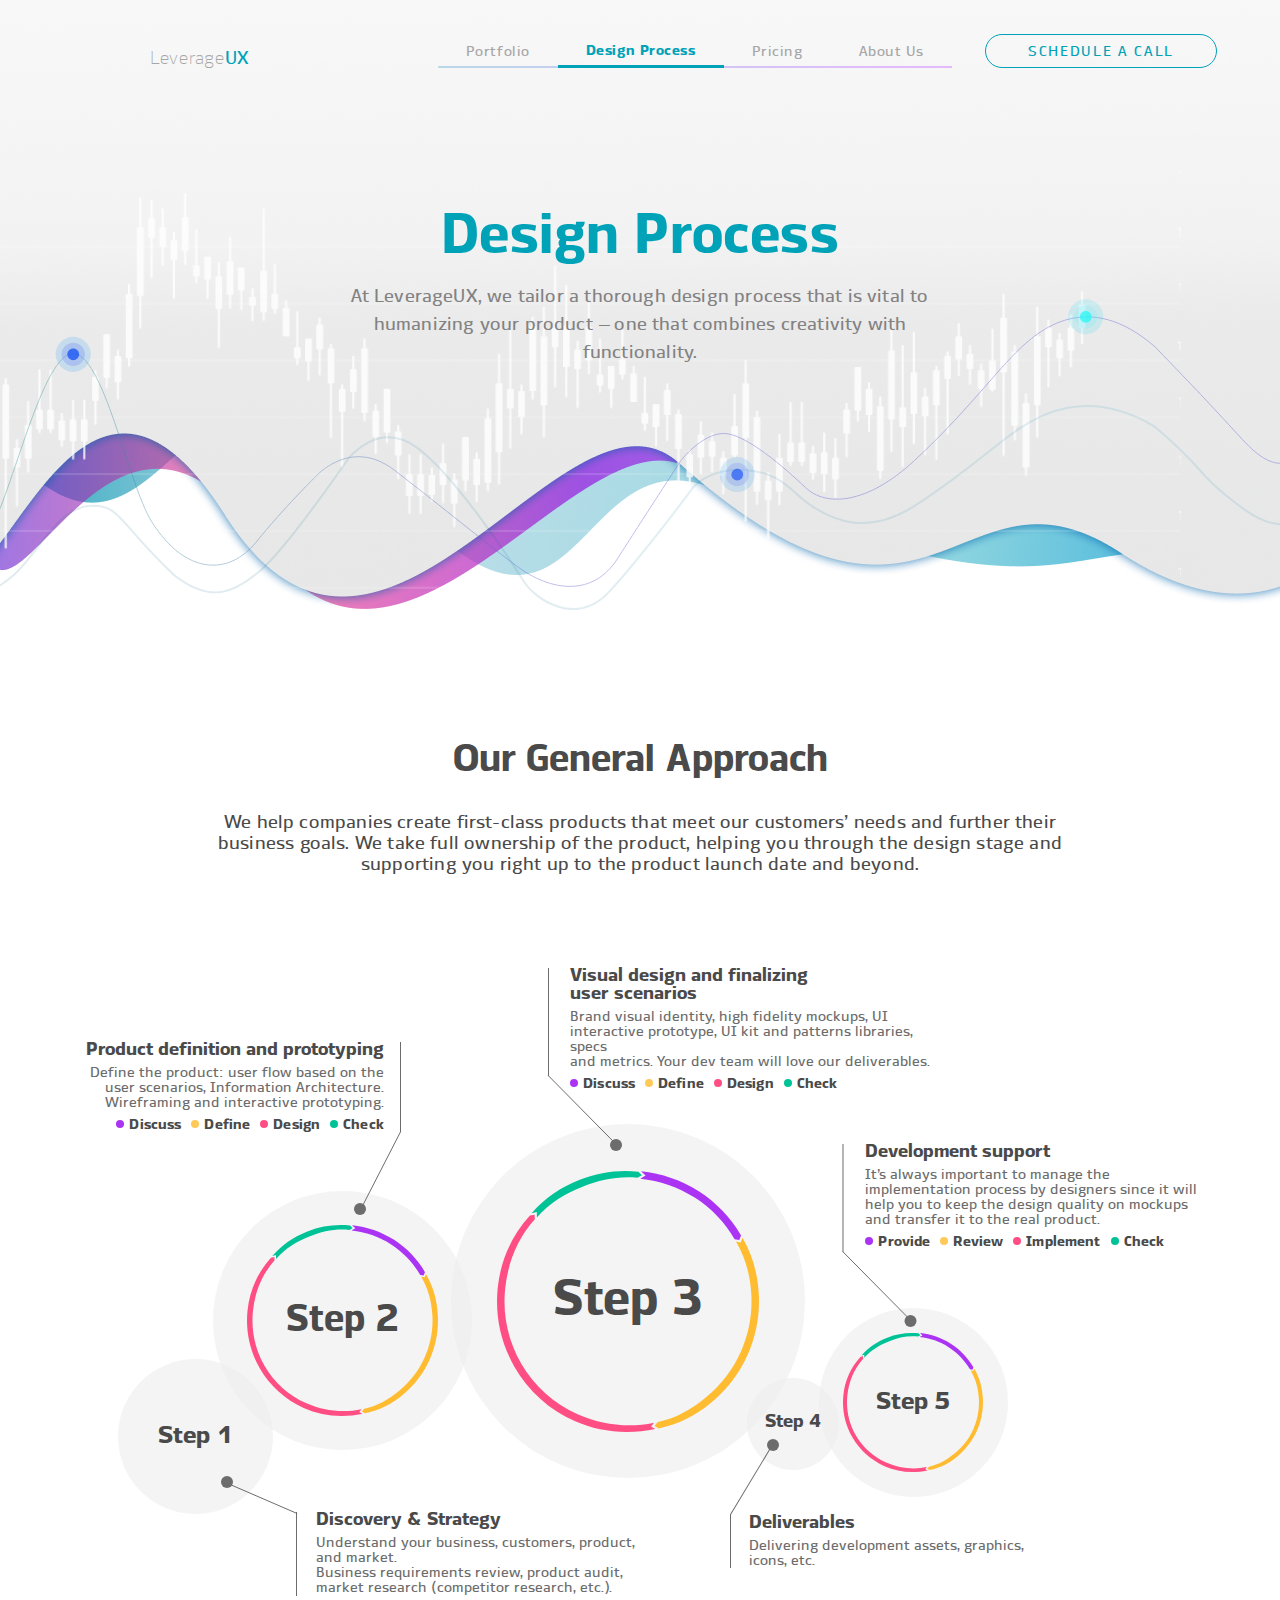
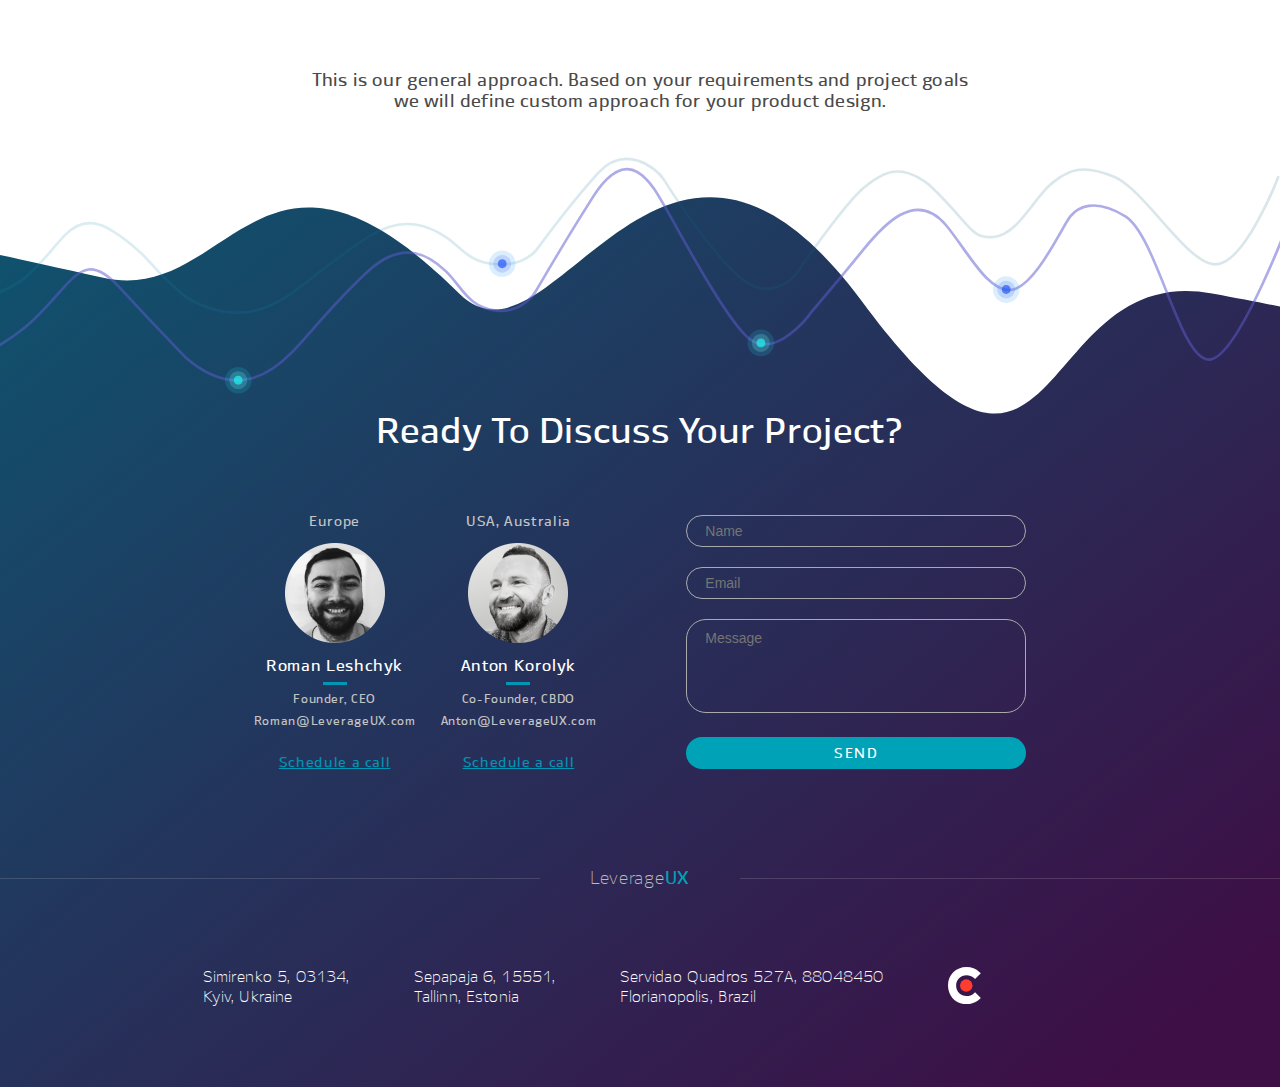
<file: design-process.html>
<!DOCTYPE html>
<html lang=en>
	<head>
		<meta charset="UTF-8">
		<meta name="viewport" content="width=device-width, initial-scale=1">
		<meta name="theme-color" content="#f9f9f9">
		<meta name="description" content="Design Process">

		<link rel="icon" href="favicon.ico" type="img/favicon.ico" />
		<link rel="stylesheet" href="https://fonts.googleapis.com/css?family=Roboto">
		<link rel="stylesheet" href="css/fonts.css">
		<link rel="stylesheet" href="css/normalize.css">
		<link rel="stylesheet" href="css/global.css">
		<link rel="stylesheet" href="css/design.css">

		<!-- Google Tag Manager -->
		<script>(function(w,d,s,l,i){w[l]=w[l]||[];w[l].push({'gtm.start':
			new Date().getTime(),event:'gtm.js'});var f=d.getElementsByTagName(s)[0],
			j=d.createElement(s),dl=l!='dataLayer'?'&l='+l:'';j.async=true;j.src=
			'https://www.googletagmanager.com/gtm.js?id='+i+dl;f.parentNode.insertBefore(j,f);
			})(window,document,'script','dataLayer','GTM-M9BMCH3');</script>
		<!-- End Google Tag Manager -->

		<script src="https://ajax.googleapis.com/ajax/libs/jquery/3.4.1/jquery.min.js"></script>
		<script src="js/main.js"></script>
		<script type="text/javascript" src="https://widget.clutch.co/static/js/widget.js"></script>
		<script src="js/events.js"></script>
		
		<title>Design Process</title>
	</head>
	<body class="design__page">
		<!-- Google Tag Manager (noscript) -->
		<noscript><iframe src="https://www.googletagmanager.com/ns.html?id=GTM-M9BMCH3"
			height="0" width="0" style="display:none;visibility:hidden"></iframe></noscript>
		<!-- End Google Tag Manager (noscript) -->

		<header class="header animated">
			<div class="header__container">
				<div class="header__block header__block_logo">
					<a class="header__logo animated" href="./">Leverage<span>UX</span></a>
					<div id="btn_om" class="header__btn_om">
						<span></span><span></span><span></span>
					</div>
				</div>
				<div class="header__block header__block_menu">
	    		<nav id="menu" class="header__menu">
	    			<div class="menu__btn_back">
	    				<svg class="btn__back" width="32" height="20" viewBox="0 0 32 20" xmlns="http://www.w3.org/2000/svg">
							<path d="M1.38527 8.61473H27.2708L21.0941 2.43768C20.553 1.89688 20.553 1.01961 21.0941 0.478895C21.6352 -0.0622196 22.5125 -0.0622196 23.0528 0.478895L31.5942 9.02041C32.1353 9.56121 32.1353 10.4386 31.5942 10.9792L23.0528 19.5211C22.7823 19.7917 22.4279 19.9269 22.0735 19.9269C21.7191 19.9269 21.3646 19.7917 21.0941 19.5211C20.553 18.9803 20.553 18.103 21.0941 17.5624L27.2708 11.385H1.38527C0.620314 11.385 0 10.7648 0 9.99984C0 9.23489 0.620234 8.61473 1.38527 8.61473Z"/>
						</svg>
	    			</div>
	  				<div class="header__menu_link">
	    				<img class="menu__link_img" src="./img/port.svg" alt="portfolio">
	    				<a href="./portfolio.html">Portfolio</a>
	    				<div class="link__line"></div>
	    			</div>
	    			<div class="header__menu_link active">
	    				<img class="menu__link_img" src="./img/des.svg" alt="design">
	    				<a href="./design-process.html">Design Process</a>
	    				<div class="link__line active"></div>
	    			</div>
	    			<div class="header__menu_link">
	    				<img class="menu__link_img" src="./img/pric.svg" alt="pricing">
	    				<a href="./pricing.html">Pricing</a>
	    				<div class="link__line"></div>
	    			</div>
	    			<div class="header__menu_link">
	    				<img class="menu__link_img" src="./img/about.svg" alt="about">
	    				<a href="./about.html">About Us</a>
	    				<div class="link__line"></div>
	    			</div>
	    			<div class="header__menu_line"></div>
	    		</nav>
				</div>
				<a id="btn_ep" href="https://calendly.com/leverageux/intro" class="btn header__btn_ep" target=_blank>Schedule A call</a>
	  		<div class="menu__back"></div>
  		</div>
		</header>
		
		<main class="content">
			<section class="content__section section__hero">
				<h1 class="hero__title">Design Process</h1>
				<p class="hero__descr">At LeverageUX, we tailor a thorough design process that is vital to<br> humanizing your product – one that combines creativity with<br> functionality.</p>
				<div class="hero__lines"></div>
			</section>

			<section class="content__section section__approach">
				<h2 class="approach__container_title">Our General Approach</h2>
				<p class="approach__container_description">We help companies create first-class products that meet our customers’ needs and further their business goals. We take full ownership of the product, helping you through the design stage and supporting you right up to the product launch date and beyond.</p>

				<div class="approach__steps">
					<div class="approach__steps_img">
						<div class="step__img step__img_1">
							<p class="step__img_txt">Step 1</p>
						</div>
						<div class="step__img step__img_2">
							<img class="step__round" src="./img/design/step_round.svg" alt="step_round">
							<p class="step__img_txt">Step 2</p>
						</div>
						<div class="step__img step__img_3">
							<img class="step__round" src="./img/design/step_round.svg" alt="step_round">
							<p class="step__img_txt">Step 3</p>
						</div>
						<div class="step__img step__img_4">
							<p class="step__img_txt">Step 4</p>
						</div>
						<div class="step__img step__img_5">
							<img class="step__round" src="./img/design/step_round.svg" alt="step_round">
							<p class="step__img_txt">Step 5</p>
						</div>
					</div>

					<div class="approach__steps_descr">
						<div class="approach__steps_block step_1">
							<div class="step__block">
								<h3 class="step__title step__title_mobile">Step 1:</h3>
								<h4 class="step__title">Discovery & Strategy</h4>
								<p class="step_descr">Understand your business, customers, product,<br>and market.<br>Business requirements review, product audit,<br>market research (competitor research, etc.).</p>
							</div>
						</div>
						<div class="approach__steps_block step_2">
							<div class="step__block">
								<h3 class="step__title step__title_mobile">Step 2:</h3>
								<h4 class="step__title">Product definition and prototyping</h4>
								<p class="step_descr">Define the product: user flow based on the<br>user scenarios, Information Architecture.<br>Wireframing and interactive prototyping.</p>
								<div class="step_tegs">
									<span class="teg purple">Discuss</span>
									<span class="teg yellow">Define</span>
									<span class="teg pink">Design</span>
									<span class="teg green">Check</span>
								</div>
							</div>
						</div>
						<div class="approach__steps_block step_3">
							<div class="step__block">
								<h3 class="step__title step__title_mobile">Step 3:</h3>
								<h4 class="step__title">Visual design and finalizing<br>user scenarios</h4>
								<p class="step_descr">Brand visual identity, high fidelity mockups, UI<br>interactive prototype, UI kit and patterns libraries, specs<br>and metrics. Your dev team will love our deliverables.</p>
								<div class="step_tegs">
									<span class="teg purple">Discuss</span>
									<span class="teg yellow">Define</span>
									<span class="teg pink">Design</span>
									<span class="teg green">Check</span>
								</div>
							</div>
						</div>
						<div class="approach__steps_block step_4">
							<div class="step__block">
								<h3 class="step__title step__title_mobile">Step 4:</h3>
								<h4 class="step__title">Deliverables</h4>
								<p class="step_descr">Delivering development assets, graphics,<br>icons, etc.</p>
							</div>
						</div>
						<div class="approach__steps_block step_5">
							<div class="step__block">
								<h3 class="step__title step__title_mobile">Step 5:</h3>
								<h4 class="step__title">Development support</h4>
								<p class="step_descr">It’s always important to manage the<br>implementation process by designers since it will<br>help you to keep the design quality on mockups<br>and transfer it to the real product.</p>
								<div class="step_tegs">
									<span class="teg purple">Provide</span>
									<span class="teg yellow">Review</span>
									<span class="teg pink">Implement</span>
									<span class="teg green">Check</span>
								</div>
							</div>
						</div>
					</div>
				</div>
			</section>

			<div class="design__descr">This is our general approach. Based on your requirements and project goals <br>we will define custom approach for your product design.</div>
		</main>

		<footer class="footer">
			<div class="lines__block footer__lines"></div>
			<div class="footer__block footer__block_title">
				<h3 class="footer__title">Ready to discuss your project?</h3>
			</div>
			<div class="footer__block footer__block_feedback">
				<div class="feedback feedback__founders">
					<div class="founder founder__first">
						<p class="founder__location">Europe</p>
						<img class="founder__photo" src="./img/about/photo_1.png" alt="photo_1">
						<p class="founder__name">Roman Leshchyk</p>
						<p class="founder__position">Founder, CEO</p>
						<a class="founder__email" onclick="sendEventEmailFirst()" id="email_fr_1" href="mailto:roman@leverageux.com">Roman@LeverageUX.com </a>
						<a class="founder__calendar" id="calendar_fr_1" href="https://calendly.com/leverageux-agency/intro" target=_blank>Schedule a call</a>
					</div>
					<div class="founder founder__second">
						<p class="founder__location">USA, Australia</p>
						<img class="founder__photo" src="./img/photo_2.png" alt="photo_2">
						<p class="founder__name">Anton Korolyk</p>
						<p class="founder__position">Co-Founder, CBDO</p>
						<a class="founder__email" onclick="sendEventEmailSecond()" id="email_fr_2" href="mailto:anton@leverageux.com">Anton@LeverageUX.com</a>
						<a class="founder__calendar" id="calendar_fr_2" href="https://calendly.com/leverageux/intro" target=_blank>Schedule a call</a>
					</div>
				</div>
				<div class="feedback feedback__form">
					<div class="form__container">
						<input type="text" class="validation validation__footer-form feedback__form-input" id="nameFooter" name="name" placeholder="Name">
						<input type="email" class="validation validation__footer-form validation__footer-email feedback__form-input" id="emailFooter" name="email" placeholder="Email">
						<textarea class="validation validation__footer-form validation__textarea feedback__form-descr" id="descrFooter" name="message" placeholder="Message"></textarea>
						<div class="validation__text validation__text-footer">
							<img src="./img/estimate/invalid.svg" alt="invalid">
							<span class="valid__text valid__text-all_forms">please fill these fields</span>
						</div>
						<button class="btn btn__feedback" id="formBtnFooter">Send</button>
					</div>
					<div id="feedbackModal" class="modal">
						<div class="modal-content">
							<span class="close">
								<svg xml:space="preserve" enable-background="new 0 0 15 15" height="15px" id="cross" version="1.1" viewBox="0 0 15 15" width="15px" x="0px" xmlns="http://www.w3.org/2000/svg" y="0px">
									<path d="M5.792,7.499L0,0.707l0.708-0.706L7.497,5.79L7.5,5.793L14.293,0L15,0.707L9.207,7.5l0.001,0.001L15,14.293
									l-0.708,0.706L7.503,9.21L7.5,9.207L0.707,15L0,14.293L5.792,7.499L5.792,7.499z"/>
								</svg>
							</span>
							<div class="feedback__message-send">Thanks, your letter sent.</div>
							<div class="feedback__message-notsend">Sorry, your letter not sent.</div>
						</div>
						<div class="modal__back"></div>
					</div>
				</div>
			</div>
			<div class="footer__block footer__block_contacts">
				<div class="footer__block_logo">
					<div class="footer__line footer__line_left"></div>
					<a class="footer__logo" href="./">Leverage<span>UX</span></a>
					<div class="footer__line footer__line_right"></div>
				</div>
				<div class="footer__contacts">
					<div class="contacts__block">
						<p>Simirenko 5, 03134, <br>Kyiv, Ukraine</p>
					</div>
					<div class="contacts__block">
						<p>Sepapaja 6, 15551, <br>Tallinn, Estonia</p>
					</div>
					<div class="contacts__block">
						<p>Servidao Quadros 527A, 88048450<br>Florianopolis, Brazil</p>
					</div>
					<div class="contacts__block">
						<div id="clutch" class="clutch-widget" data-url="https://widget.clutch.co" data-widget-type="1" data-height="50" data-clutchcompany-id="1396899">
							<svg class="cw__svg" xmlns="http://www.w3.org/2000/svg" version="1.2" baseProfile="tiny" viewBox="0 0 19.5 22"><path fill="#fff" d="M15.2 15.6c-1.1 1-2.6 1.6-4.2 1.6-3.6 0-6.2-2.6-6.2-6.2S7.4 4.9 11 4.9c1.6 0 3.1.5 4.2 1.5l.8.7 3.4-3.4-.9-.8C16.6 1 13.9 0 11 0 4.6 0 0 4.6 0 10.9 0 17.2 4.7 22 11 22c2.9 0 5.6-1 7.6-2.9l.8-.8-3.4-3.4-.8.7z"/><circle fill="#ff3d2e" cx="10.8" cy="11" r="3.7"/></svg>
						</div>
					</div>
				</div>
			</div>
		</footer>
		<a href="#" class="scrollup"></span></a>
		<script>
			function sendEventEmailFirst() {
				dataLayer.push({
					'eventCategory': 'contact',
					'eventAction': 'click', 
					'eventLabel': 'email - Roman Leshchyk',
					'event': 'autoEvent',
				});
			}
			function sendEventEmailSecond() {
				dataLayer.push({
					'eventCategory': 'contact',
					'eventAction': 'click', 
					'eventLabel': 'email - Anton Korolyk',
					'event': 'autoEvent',
				});
			}
		</script>
	</body>
	
</html>
</file>
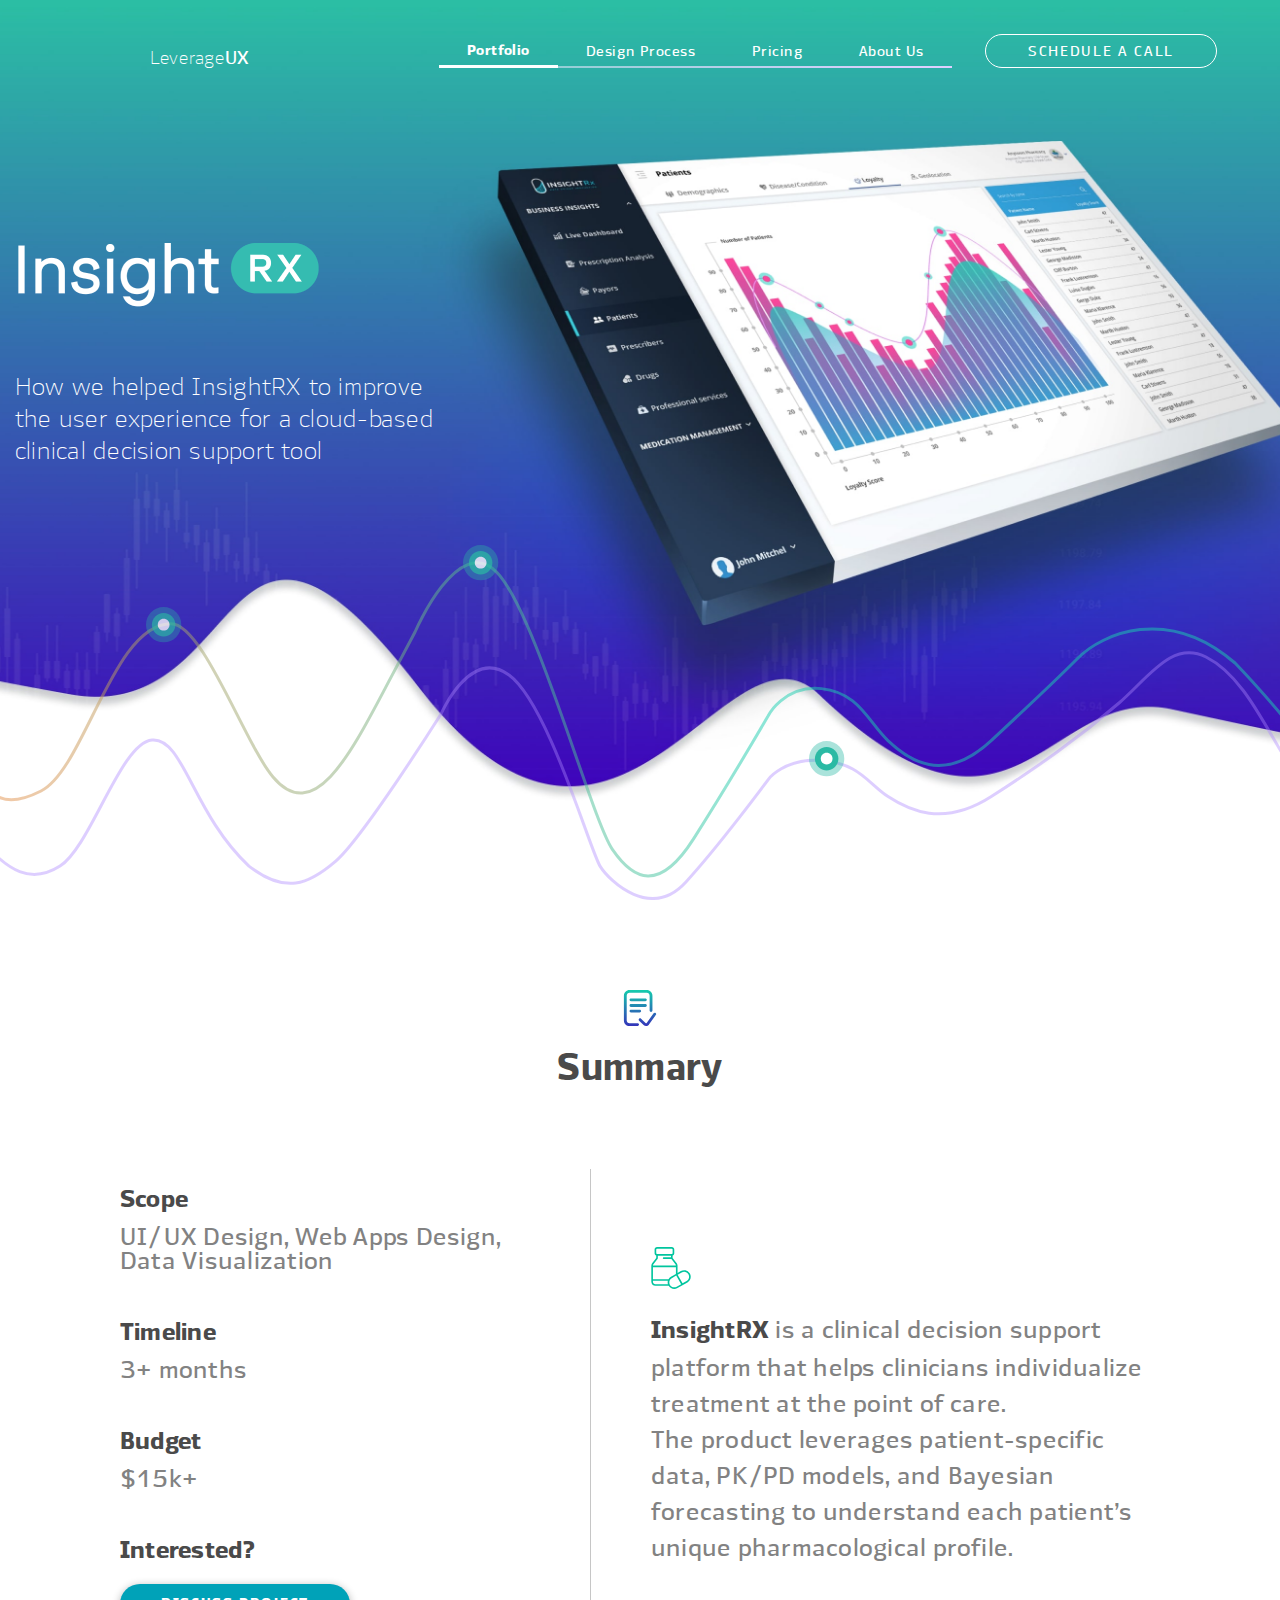
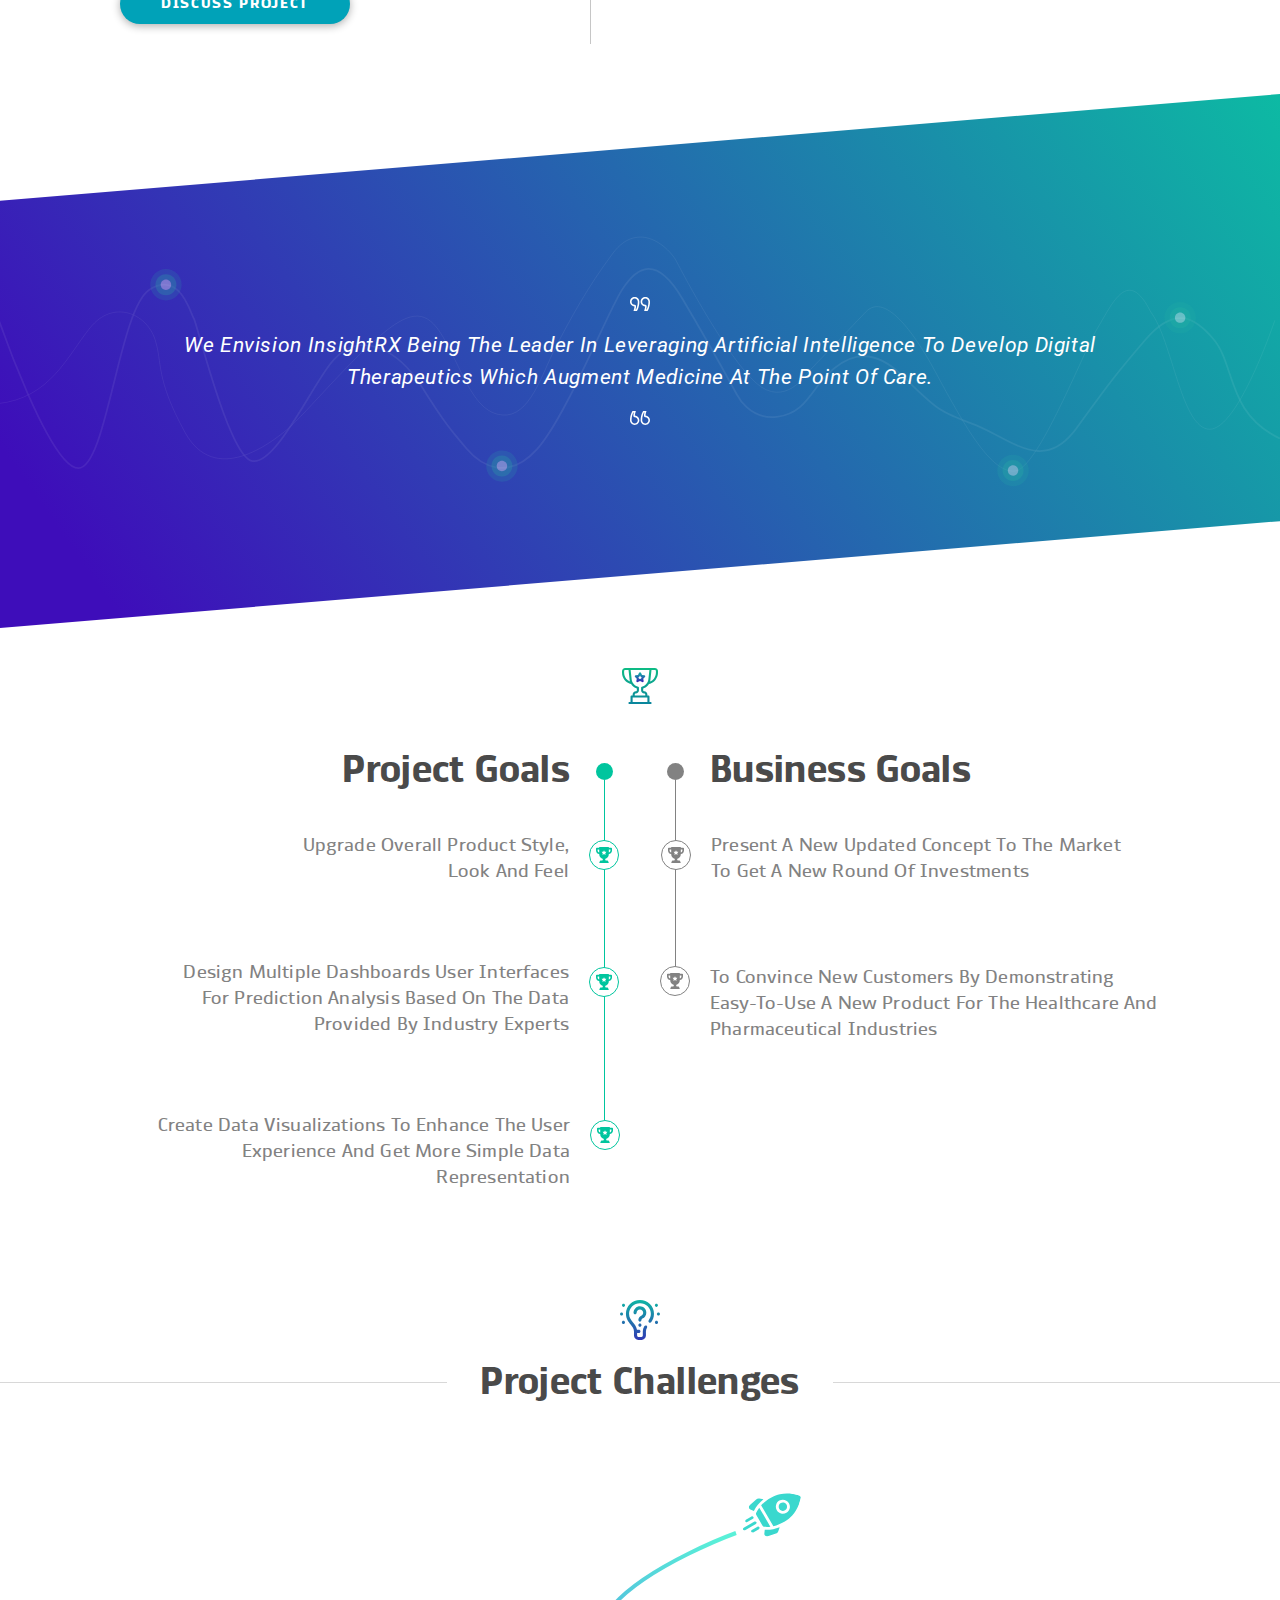
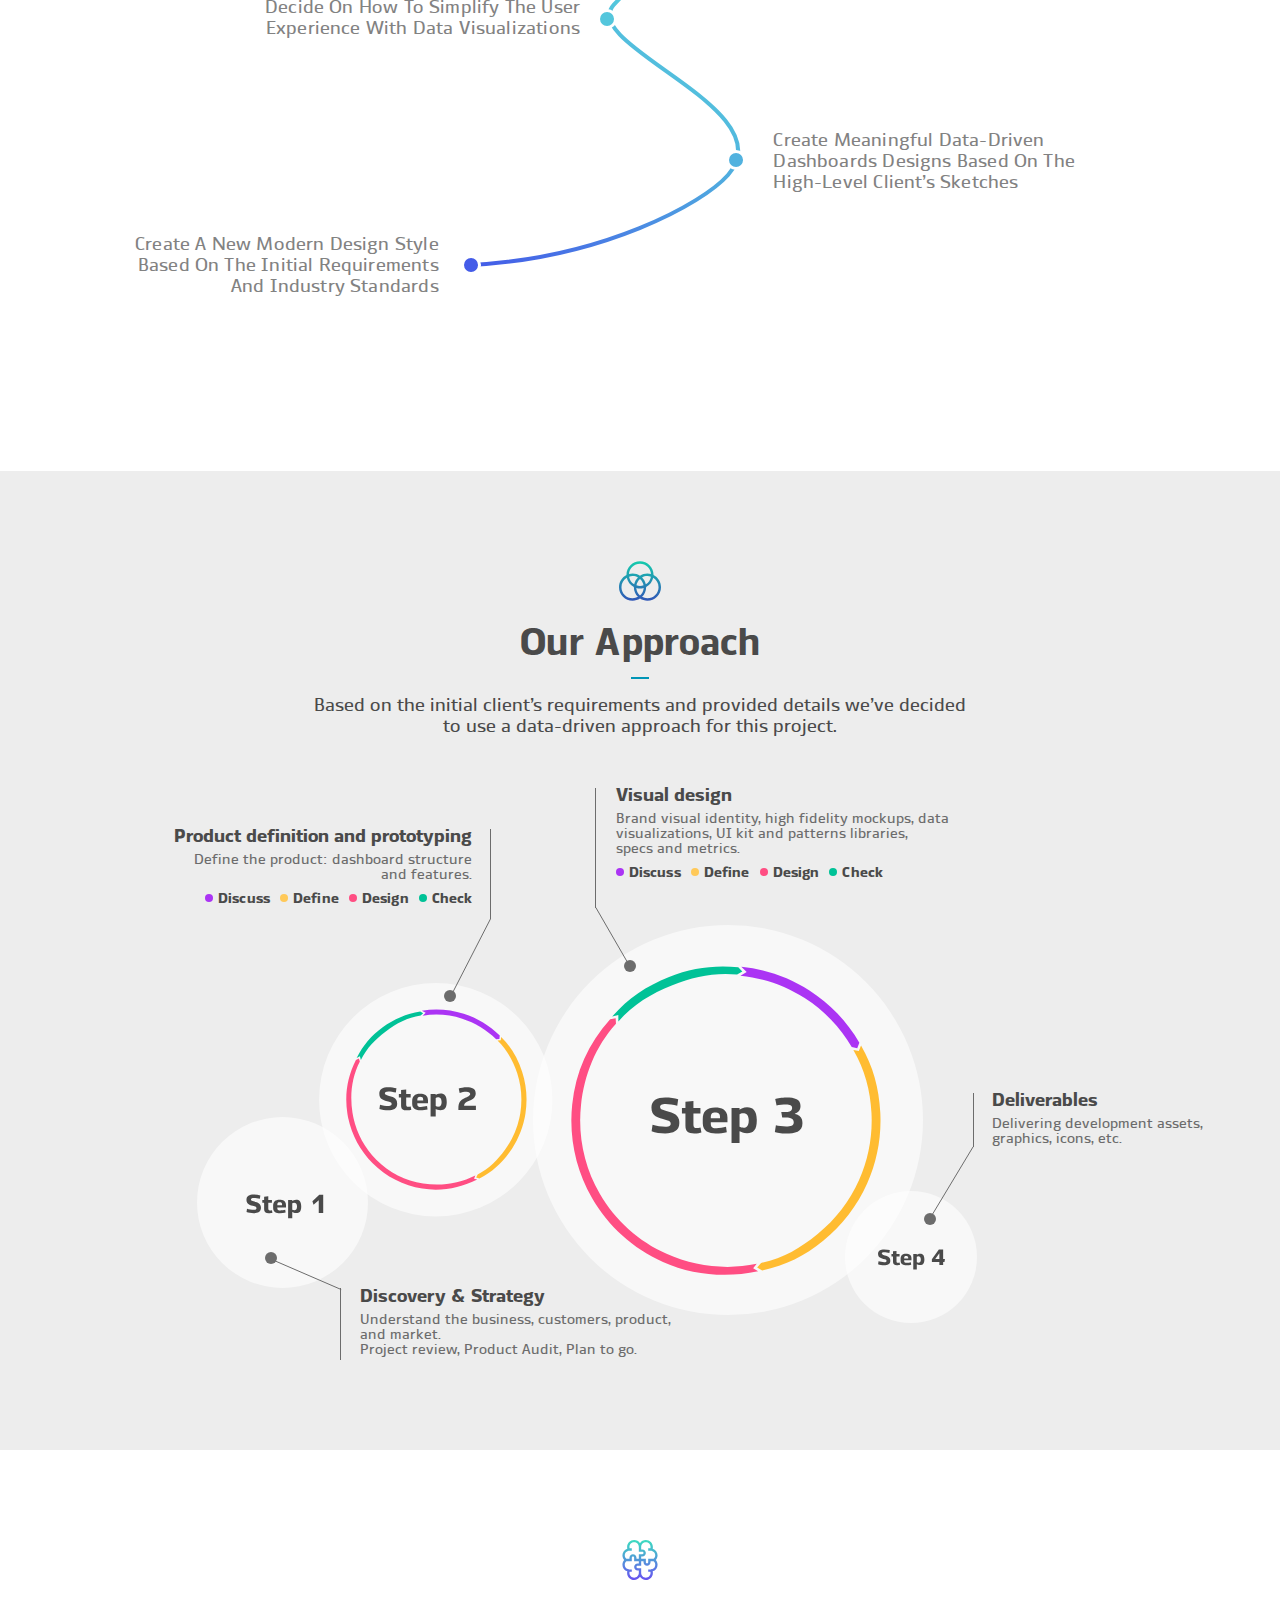
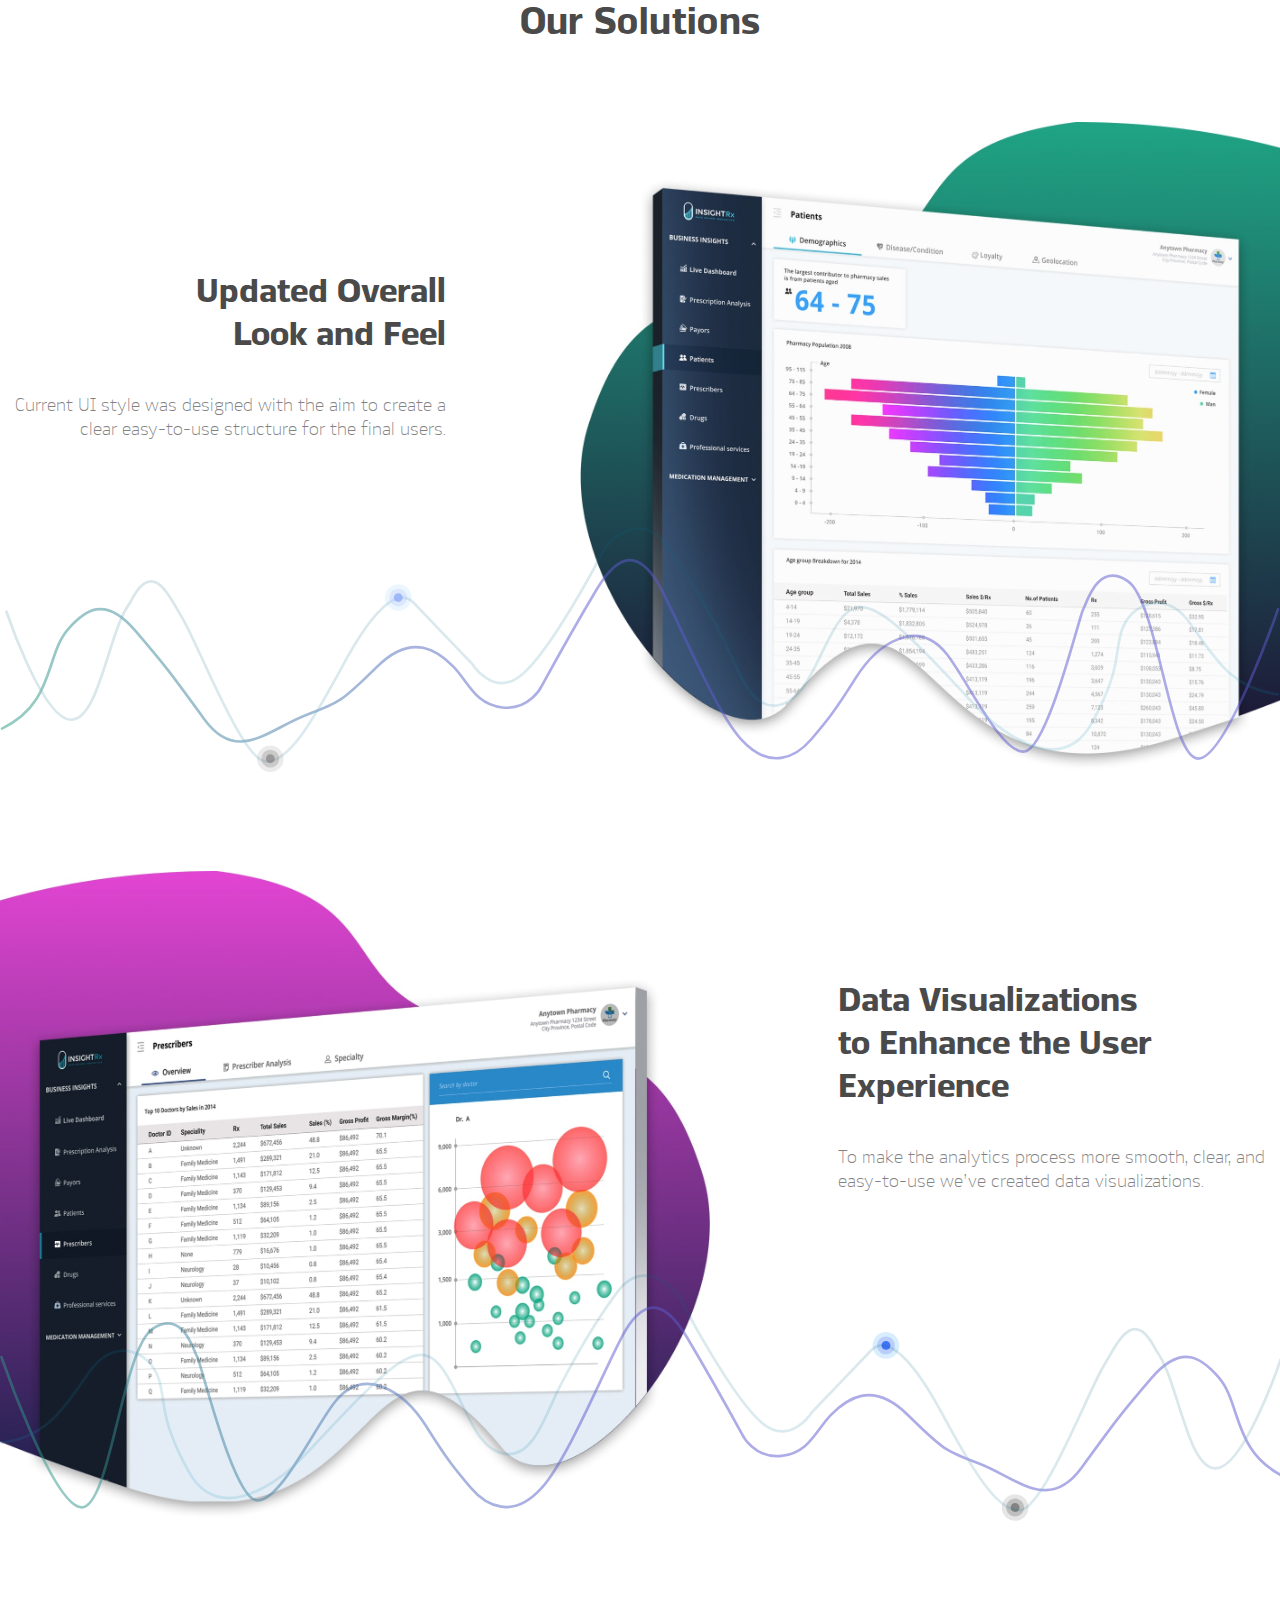
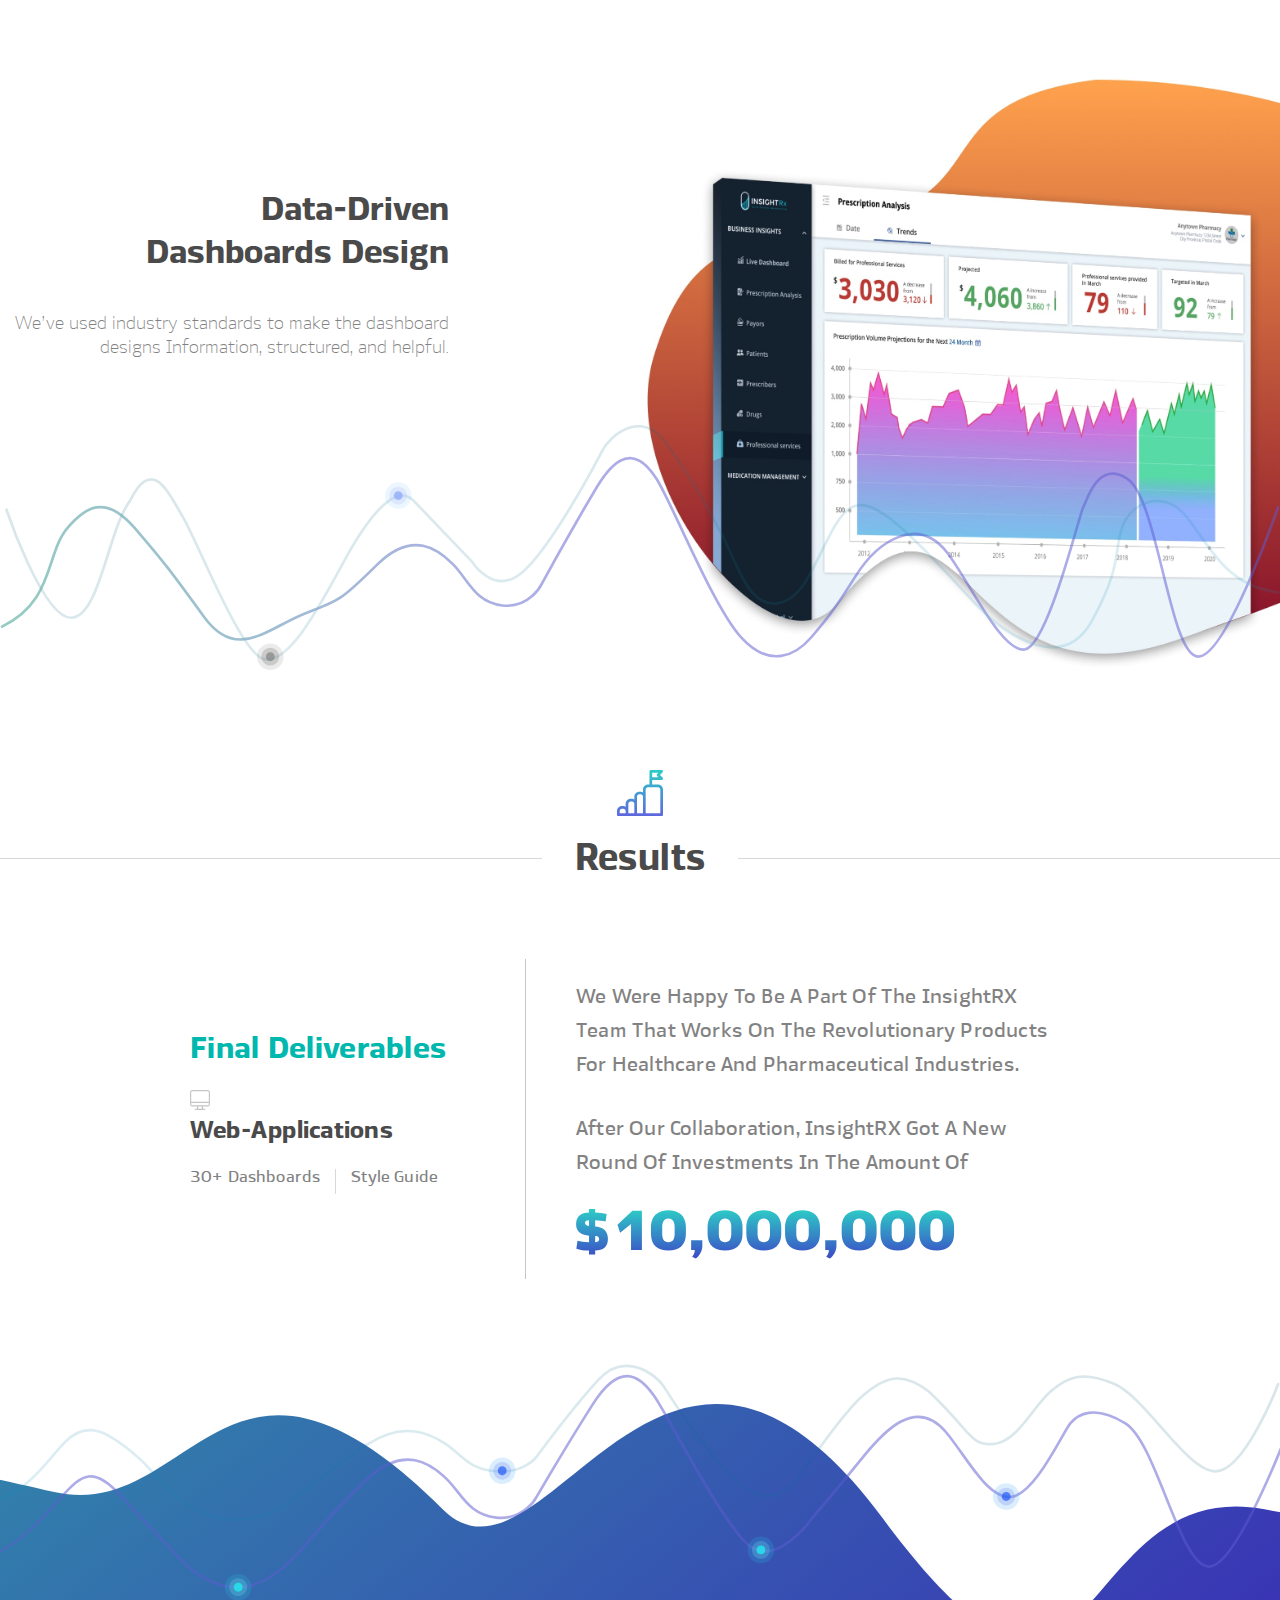
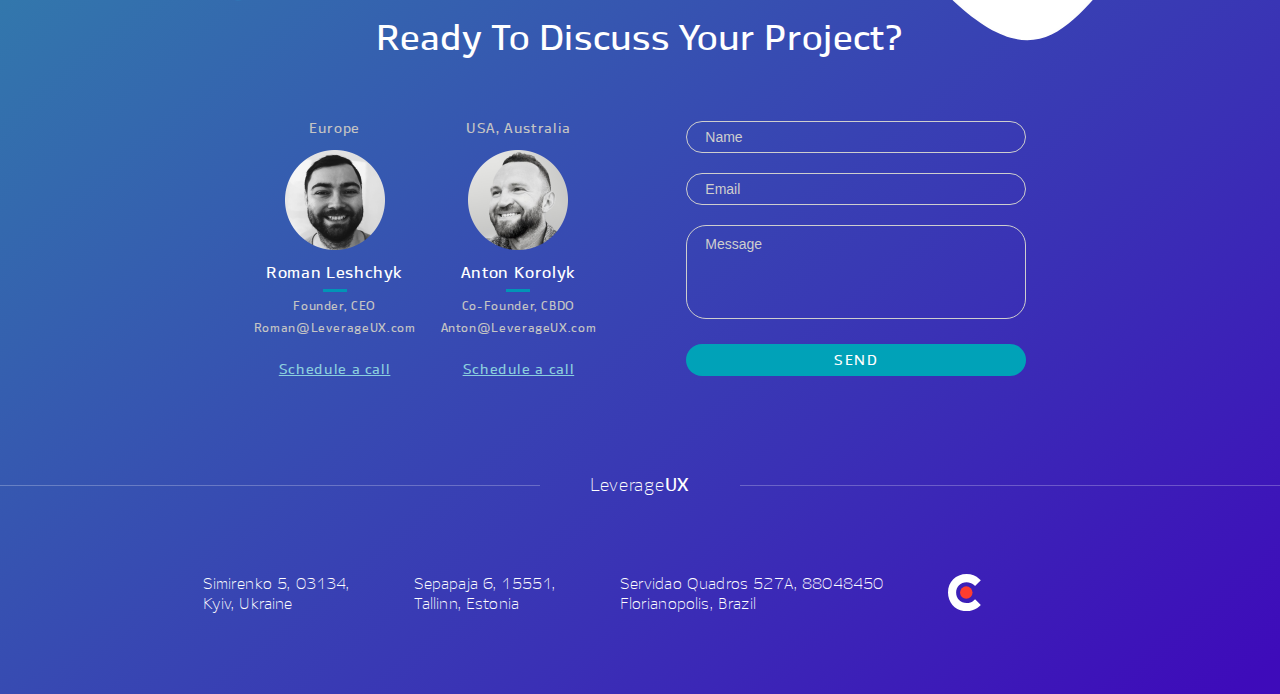
<file: insight.html>
<!DOCTYPE html>
<html lang=en>
	<head>
		<meta charset="UTF-8">
		<meta name="viewport" content="width=device-width, initial-scale=1">
		<meta name="theme-color" content="#f9f9f9">
		<meta name="description" content="InsightRX">

		<link rel="icon" href="favicon.ico" type="img/favicon.ico" />
		<link rel="stylesheet" href="https://fonts.googleapis.com/css?family=Roboto">
		<link rel="stylesheet" href="css/fonts.css">
		<link rel="stylesheet" href="css/normalize.css">
		<link rel="stylesheet" href="css/global.css">
		<link rel="stylesheet" href="css/showcases.css">
		<link rel="stylesheet" href="css/insight.css">

		<!-- Google Tag Manager -->
		<script>(function(w,d,s,l,i){w[l]=w[l]||[];w[l].push({'gtm.start':
			new Date().getTime(),event:'gtm.js'});var f=d.getElementsByTagName(s)[0],
			j=d.createElement(s),dl=l!='dataLayer'?'&l='+l:'';j.async=true;j.src=
			'https://www.googletagmanager.com/gtm.js?id='+i+dl;f.parentNode.insertBefore(j,f);
			})(window,document,'script','dataLayer','GTM-M9BMCH3');</script>
		<!-- End Google Tag Manager -->

		<script src="https://ajax.googleapis.com/ajax/libs/jquery/3.4.1/jquery.min.js"></script>
		<script src="js/main.js"></script>
		<script type="text/javascript" src="https://widget.clutch.co/static/js/widget.js"></script>
		<script src="js/events.js"></script>
		
		<title>InsightRX</title>
	</head>
	<body class="showcase insight__page">
		<!-- Google Tag Manager (noscript) -->
		<noscript><iframe src="https://www.googletagmanager.com/ns.html?id=GTM-M9BMCH3"
			height="0" width="0" style="display:none;visibility:hidden"></iframe></noscript>
		<!-- End Google Tag Manager (noscript) -->

		<header class="header animated">
			<div class="header__container">
				<div class="header__block header__block_logo">
					<a class="header__logo animated" href="./">Leverage<span>UX</span></a>
					<div id="btn_om" class="header__btn_om">
						<span></span><span></span><span></span>
					</div>
				</div>
				<div class="header__block header__block_menu">
	    		<nav id="menu" class="header__menu">
	    			<div class="menu__btn_back">
	    				<svg class="btn__back" width="32" height="20" viewBox="0 0 32 20" xmlns="http://www.w3.org/2000/svg">
							<path d="M1.38527 8.61473H27.2708L21.0941 2.43768C20.553 1.89688 20.553 1.01961 21.0941 0.478895C21.6352 -0.0622196 22.5125 -0.0622196 23.0528 0.478895L31.5942 9.02041C32.1353 9.56121 32.1353 10.4386 31.5942 10.9792L23.0528 19.5211C22.7823 19.7917 22.4279 19.9269 22.0735 19.9269C21.7191 19.9269 21.3646 19.7917 21.0941 19.5211C20.553 18.9803 20.553 18.103 21.0941 17.5624L27.2708 11.385H1.38527C0.620314 11.385 0 10.7648 0 9.99984C0 9.23489 0.620234 8.61473 1.38527 8.61473Z"/>
						</svg>
	    			</div>
	  				<div class="header__menu_link active">
	    				<img class="menu__link_img" src="./img/port.svg" alt="portfolio">
	    				<a href="./portfolio.html">Portfolio</a>
	    				<div class="link__line active"></div>
	    			</div>
	    			<div class="header__menu_link">
	    				<img class="menu__link_img" src="./img/des.svg" alt="design">
	    				<a href="./design-process.html">Design Process</a>
	    				<div class="link__line"></div>
	    			</div>
	    			<div class="header__menu_link">
	    				<img class="menu__link_img" src="./img/pric.svg" alt="pricing">
	    				<a href="./pricing.html">Pricing</a>
	    				<div class="link__line"></div>
	    			</div>
	    			<div class="header__menu_link">
	    				<img class="menu__link_img" src="./img/about.svg" alt="about">
	    				<a href="./about.html">About Us</a>
	    				<div class="link__line"></div>
	    			</div>
	    			<div class="header__menu_line"></div>
	    		</nav>
				</div>
				<a id="btn_ep" href="https://calendly.com/leverageux/intro" class="btn header__btn_ep" target=_blank>Schedule A call</a>
	  		<div class="menu__back"></div>
  		</div>
		</header>
		
		<main class="content">
			<section class="content__section section__hero">
				<div class="hero__info">
					<h1 class="hero__title"><img src="./img/showcases/insight/logo.png" alt="insight"></h1>
					<p class="hero__descr">How we helped InsightRX to improve<br> the user experience for a cloud-based<br> clinical decision support tool</p>
				</div>
				<div class="hero__lines"></div>
			</section>

			<section class="content__section section__summary">
				<div class="showcase__title">
					<img src="./img/showcases/insight/summary.svg" alt="summary">
					<h2>Summary</h2>
				</div>
				<div class="summary__container">
					<div class="summary__block summary__block-info">
						<h4>Scope</h4>
						<p>UI/UX Design, Web Apps Design, <br>Data Visualization</p>
						<h4>Timeline</h4>
						<p>3+ months</p>
						<h4>Budget</h4>
						<p>$15k+</p>
						<h4>Interested?</h4>
						<a href="https://calendly.com/leverageux/intro" target=_blank id="link_calend_insight">Discuss Project</a>
					</div>
					<div class="summary__block summary__block-descr">
						<img src="./img/showcases/insight/sum_descr.svg" alt="icon">
						<p><b>InsightRX</b> is a clinical decision support <br>platform that helps clinicians individualize <br>treatment at the point of care. <br>The product leverages patient-specific <br>data, PK/PD models, and Bayesian <br>forecasting to understand each patient’s <br>unique pharmacological profile.</p>
					</div>
				</div>
			</section>

			<section class="content__section section__comment">
				<img src="./img/showcases/mark_1.svg" alt="mark_1">
				<div class="comment">
					We envision InsightRX being the leader in leveraging artificial intelligence to develop digital <br>therapeutics which augment medicine at the point of care.
				</div>
				<img src="./img/showcases/mark_2.svg" alt="mark_2">
				<div class="comment__lines"></div>
			</section>

			<section class="content__section section__goals">
				<img src="./img/showcases/insight/goals.svg" alt="goals">
				<div class="goals__container">
					<div class="goals__block goals__block-project">
						<h3>Project goals</h3>
						<p class="goal goal_1">Upgrade overall product style, <br>look and feel</p>
						<p class="goal goal_2">Design multiple dashboards user interfaces <br>for prediction analysis based on the data <br>provided by industry experts</p>
						<p class="goal goal_3">Create data visualizations to enhance the user <br>experience and get more simple data <br>representation</p>
					</div>
					<div class="goals__block goals__block-business">
						<h3>Business Goals</h3>
						<p class="goal goal_1">Present a new updated concept to the market <br>to get a new round of investments</p>
						<p class="goal goal_2">To convince new customers by demonstrating <br>easy-to-use a new product for the healthcare and <br>pharmaceutical industries</p>
					</div>
				</div>
			</section>

			<section class="content__section section__challenges">
				<div class="showcase__title showcase__title-line">
					<img src="./img/showcases/insight/challenges.svg" alt="challenges">
					<h2>Project Challenges</h2>
					<div class="title__line"></div>
				</div>
				<div class="challenges__container">
					<img class="rocket" src="./img/showcases/insight/rocket.svg" alt="rocket">
					<p class="challenge challenge__left challenge_1">Create a new modern design style <br>based on the initial requirements <br>and industry standards</p>
					<p class="challenge challenge__right challenge_2">Create meaningful data-driven <br>dashboards designs based on the <br>high-level client’s sketches</p>
					<p class="challenge challenge__left challenge_3">Decide on how to simplify the user <br>experience with data visualizations</p>
				</div>
			</section>

			<section class="content__section section__approach">
				<div class="showcase__title">
					<img src="./img/showcases/insight/approach.svg" alt="approach">
					<h2>Our Approach</h2>
					<div class="title__line-approach"></div>
					<p class="approach__descr">Based on the initial client’s requirements and provided details we’ve decided <br>to use a data-driven approach for this project.</p>
				</div>
				<div class="approach__container">
					<div class="approach__steps">	
						<img class="steps__img" src="./img/showcases/steps.svg" alt="steps">
						<div class="approach__steps_descr">
							<div class="approach__steps_block step_1">
								<div class="step__block">
									<h3 class="step__title"><span class="step__number">1. </span>Discovery &amp; Strategy</h3>
									<p class="step_descr">Understand the business, customers, product,<br>and market. <br>Project review, Product Audit, Plan to go.</p>
								</div>
							</div>
							<div class="approach__steps_block step_2">
								<div class="step__block">
									<h3 class="step__title"><span class="step__number">2. </span>Product definition and prototyping</h3>
									<p class="step_descr">Define the product: dashboard structure <br>and features.</p>
									<div class="step_tegs">
										<span class="teg purple">Discuss</span>
										<span class="teg yellow">Define</span>
										<span class="teg pink">Design</span>
										<span class="teg green">Check</span>
									</div>
								</div>
							</div>
							<div class="approach__steps_block step_3">
								<div class="step__block">
									<h3 class="step__title"><span class="step__number">3. </span>Visual design</h3>
									<p class="step_descr">Brand visual identity, high fidelity mockups, data <br>visualizations, UI kit and patterns libraries, <br>specs and metrics.</p>
									<div class="step_tegs">
										<span class="teg purple">Discuss</span>
										<span class="teg yellow">Define</span>
										<span class="teg pink">Design</span>
										<span class="teg green">Check</span>
									</div>
								</div>
							</div>
							<div class="approach__steps_block step_4">
								<div class="step__block">
									<h3 class="step__title"><span class="step__number">4. </span>Deliverables</h3>
									<p class="step_descr">Delivering development assets, <br>graphics, icons, etc.</p>
								</div>
							</div>
						</div>
					</div>
				</div>	
			</section>

			<div class="showcase__title">
				<img src="./img/showcases/solutions.svg" alt="solutions">
				<h2>Our solutions</h2>
			</div>
			<section class="content__section section__board section__board-right section__updated">
				<div class="section__container section__container_img"></div>
				<div class="section__container section__container_text">
					<h3 class="section__title">Updated Overall <br>Look and Feel</h3>
					<p class="section__description">Current UI style was designed with the aim to create a <br>clear easy-to-use structure for the final users.</p>				
				</div>
				<div class="img__block img__lines"></div>
			</section>

			<section class="content__section section__board section__board-left section__visual">
				<div class="section__container section__container_img"></div>
				<div class="section__container section__container_text">
					<h3 class="section__title">Data Visualizations <br>to Enhance the User <br>Experience</h3>
					<p class="section__description">To make the analytics process more smooth, clear, and <br>easy-to-use we’ve created data visualizations.</p>
				</div>
				<div class="img__block img__lines"></div>
			</section>

			<section class="content__section section__board section__board-right section__driven">
				<div class="section__container section__container_img"></div>
				<div class="section__container section__container_text">
					<h3 class="section__title">Data-Driven <br>Dashboards Design</h3>
					<p class="section__description">We’ve used industry standards to make the dashboard <br>designs Information, structured, and helpful.</p>
				</div>
				<div class="img__block img__lines"></div>
			</section>

			<section class="content__section section__results">
				<div class="showcase__title showcase__title-line">
					<img src="./img/showcases/results.svg" alt="results">
					<h2>Results</h2>
					<div class="title__line"></div>
				</div>
				<div class="results__container">
					<div class="results__block results__block-final">
						<h3>Final Deliverables</h3>
						<img src="./img/showcases/results__desk.svg" alt="icon">
						<h4>Web-applications</h4>
						<div class="applic">
							<span>30+ Dashboards</span>
							<div></div>
							<span>Style Guide</span>
						</div>
					</div>
					<div class="results__block results__block-descr">
						<p>We were happy to be a part of the InsightRX <br>team that works on the revolutionary products <br>for healthcare and pharmaceutical industries.</p>
						<p>After our collaboration, InsightRX got a new <br>round of investments in the amount of</p>
						<img src="./img/showcases/insight/price.svg" alt="price">
					</div>
				</div>
			</section>
		</main>

		<footer class="footer">
			<div class="lines__block footer__lines"></div>
			<div class="footer__block footer__block_title">
				<h3 class="footer__title">Ready to discuss your project?</h3>
			</div>
			<div class="footer__block footer__block_feedback">
				<div class="feedback feedback__founders">
					<div class="founder founder__first">
						<p class="founder__location">Europe</p>
						<img class="founder__photo" src="./img/about/photo_1.png" alt="photo_1">
						<p class="founder__name">Roman Leshchyk</p>
						<p class="founder__position">Founder, CEO</p>
						<a class="founder__email" onclick="sendEventEmailFirst()" id="email_fr_1" href="mailto:roman@leverageux.com">Roman@LeverageUX.com </a>
						<a class="founder__calendar" id="calendar_fr_1" href="https://calendly.com/leverageux-agency/intro" target=_blank>Schedule a call</a>
					</div>
					<div class="founder founder__second">
						<p class="founder__location">USA, Australia</p>
						<img class="founder__photo" src="./img/photo_2.png" alt="photo_2">
						<p class="founder__name">Anton Korolyk</p>
						<p class="founder__position">Co-Founder, CBDO</p>
						<a class="founder__email" onclick="sendEventEmailSecond()" id="email_fr_2" href="mailto:anton@leverageux.com">Anton@LeverageUX.com</a>
						<a class="founder__calendar" id="calendar_fr_2" href="https://calendly.com/leverageux/intro" target=_blank>Schedule a call</a>
					</div>
				</div>
				<div class="feedback feedback__form">
					<div class="form__container">
						<input type="text" class="validation validation__footer-form feedback__form-input" id="nameFooter" name="name" placeholder="Name">
						<input type="email" class="validation validation__footer-form validation__footer-email feedback__form-input" id="emailFooter" name="email" placeholder="Email">
						<textarea class="validation validation__footer-form validation__textarea feedback__form-descr" id="descrFooter" name="message" placeholder="Message"></textarea>
						<div class="validation__text validation__text-footer">
							<img src="./img/estimate/invalid.svg" alt="invalid">
							<span class="valid__text valid__text-all_forms">please fill these fields</span>
						</div>
						<button class="btn btn__feedback" id="formBtnFooter">Send</button>
					</div>
					<div id="feedbackModal" class="modal">
						<div class="modal-content">
							<span class="close">
								<svg xml:space="preserve" enable-background="new 0 0 15 15" height="15px" id="cross" version="1.1" viewBox="0 0 15 15" width="15px" x="0px" xmlns="http://www.w3.org/2000/svg" y="0px">
									<path d="M5.792,7.499L0,0.707l0.708-0.706L7.497,5.79L7.5,5.793L14.293,0L15,0.707L9.207,7.5l0.001,0.001L15,14.293
									l-0.708,0.706L7.503,9.21L7.5,9.207L0.707,15L0,14.293L5.792,7.499L5.792,7.499z"/>
								</svg>
							</span>
							<div class="feedback__message-send">Thanks, your letter sent.</div>
							<div class="feedback__message-notsend">Sorry, your letter not sent.</div>
						</div>
						<div class="modal__back"></div>
					</div>
				</div>
			</div>
			<div class="footer__block footer__block_contacts">
				<div class="footer__block_logo">
					<div class="footer__line footer__line_left"></div>
					<a class="footer__logo" href="./">Leverage<span>UX</span></a>
					<div class="footer__line footer__line_right"></div>
				</div>
				<div class="footer__contacts">
					<div class="contacts__block">
						<p>Simirenko 5, 03134, <br>Kyiv, Ukraine</p>
					</div>
					<div class="contacts__block">
						<p>Sepapaja 6, 15551, <br>Tallinn, Estonia</p>
					</div>
					<div class="contacts__block">
						<p>Servidao Quadros 527A, 88048450<br>Florianopolis, Brazil</p>
					</div>
					<div class="contacts__block">
						<div id="clutch" class="clutch-widget" data-url="https://widget.clutch.co" data-widget-type="1" data-height="50" data-clutchcompany-id="1396899">
							<svg class="cw__svg" xmlns="http://www.w3.org/2000/svg" version="1.2" baseProfile="tiny" viewBox="0 0 19.5 22"><path fill="#fff" d="M15.2 15.6c-1.1 1-2.6 1.6-4.2 1.6-3.6 0-6.2-2.6-6.2-6.2S7.4 4.9 11 4.9c1.6 0 3.1.5 4.2 1.5l.8.7 3.4-3.4-.9-.8C16.6 1 13.9 0 11 0 4.6 0 0 4.6 0 10.9 0 17.2 4.7 22 11 22c2.9 0 5.6-1 7.6-2.9l.8-.8-3.4-3.4-.8.7z"/><circle fill="#ff3d2e" cx="10.8" cy="11" r="3.7"/></svg>
						</div>
					</div>
				</div>
			</div>
		</footer>
		<a href="#" class="scrollup"></span></a>
		<script>
			function sendEventEmailFirst() {
				dataLayer.push({
					'eventCategory': 'contact',
					'eventAction': 'click', 
					'eventLabel': 'email - Roman Leshchyk',
					'event': 'autoEvent',
				});
			}
			function sendEventEmailSecond() {
				dataLayer.push({
					'eventCategory': 'contact',
					'eventAction': 'click', 
					'eventLabel': 'email - Anton Korolyk',
					'event': 'autoEvent',
				});
			}
		</script>
	</body>
	
</html>
</file>
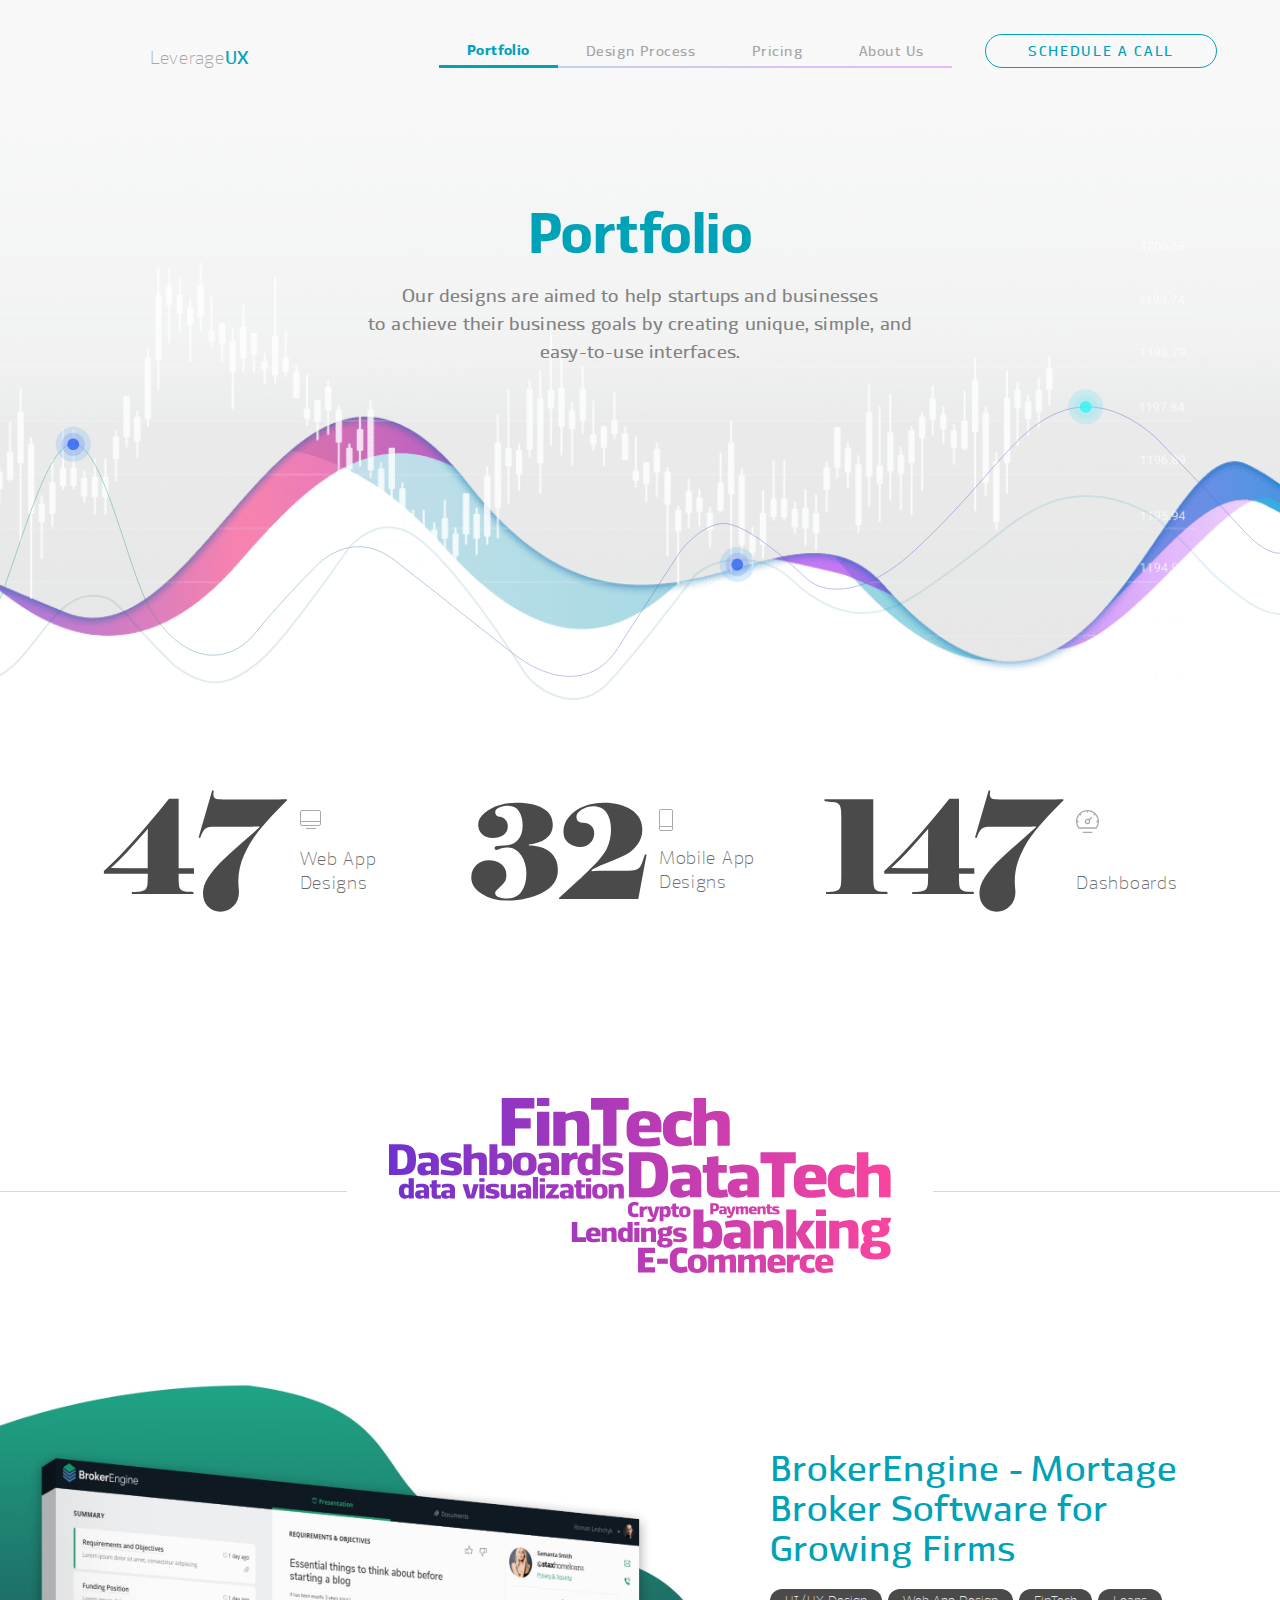
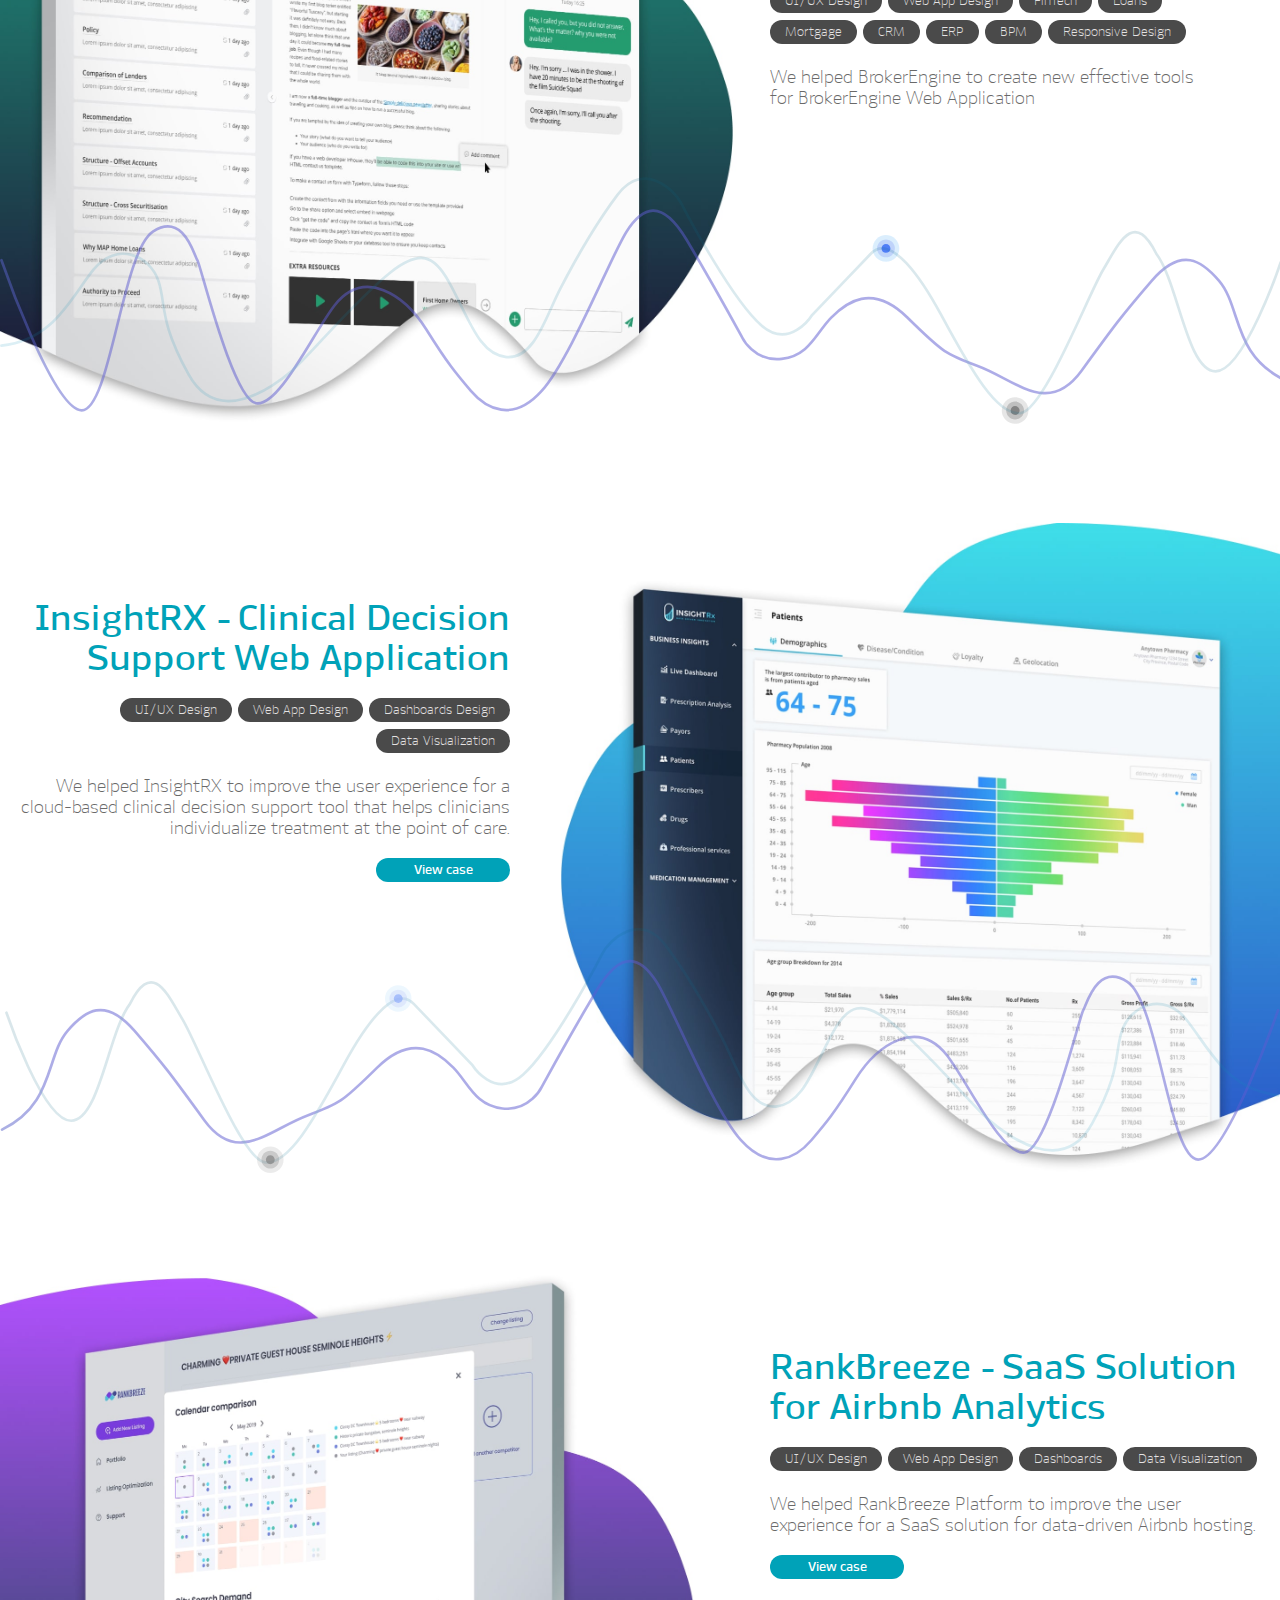
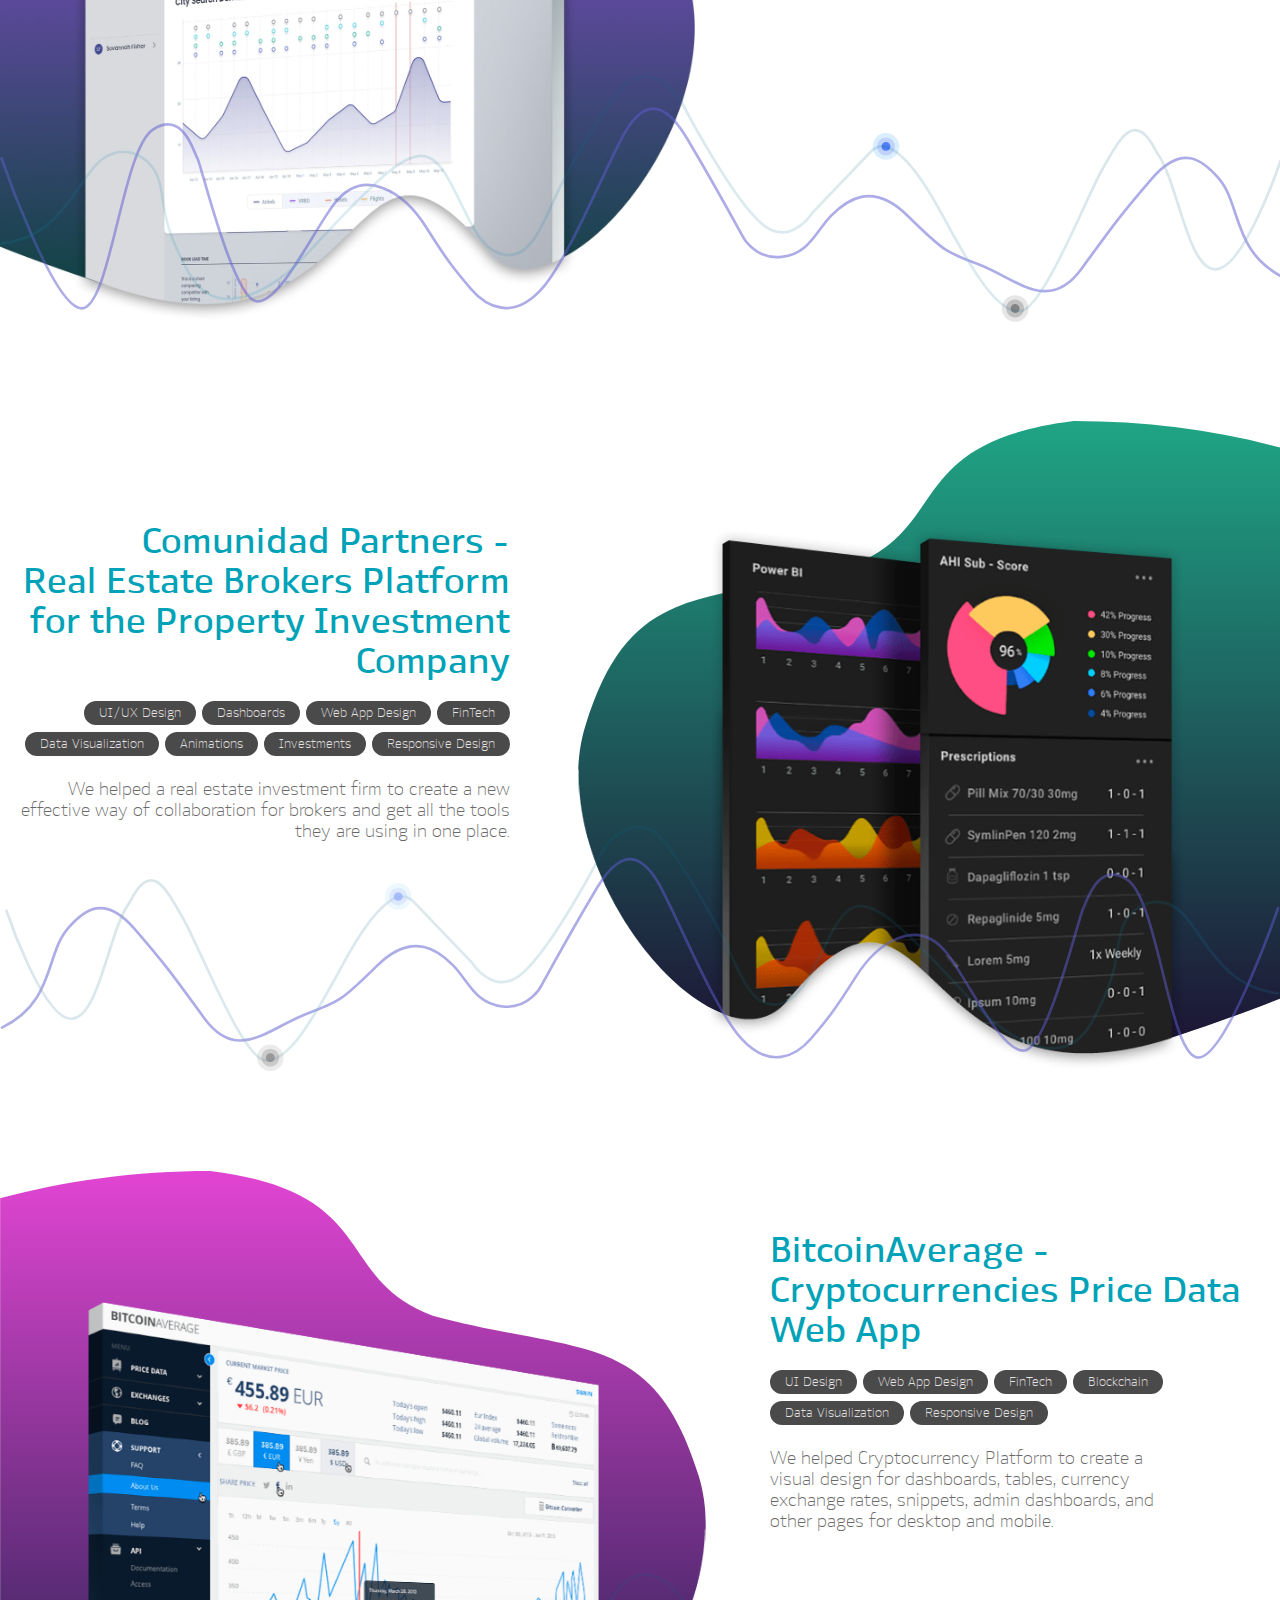
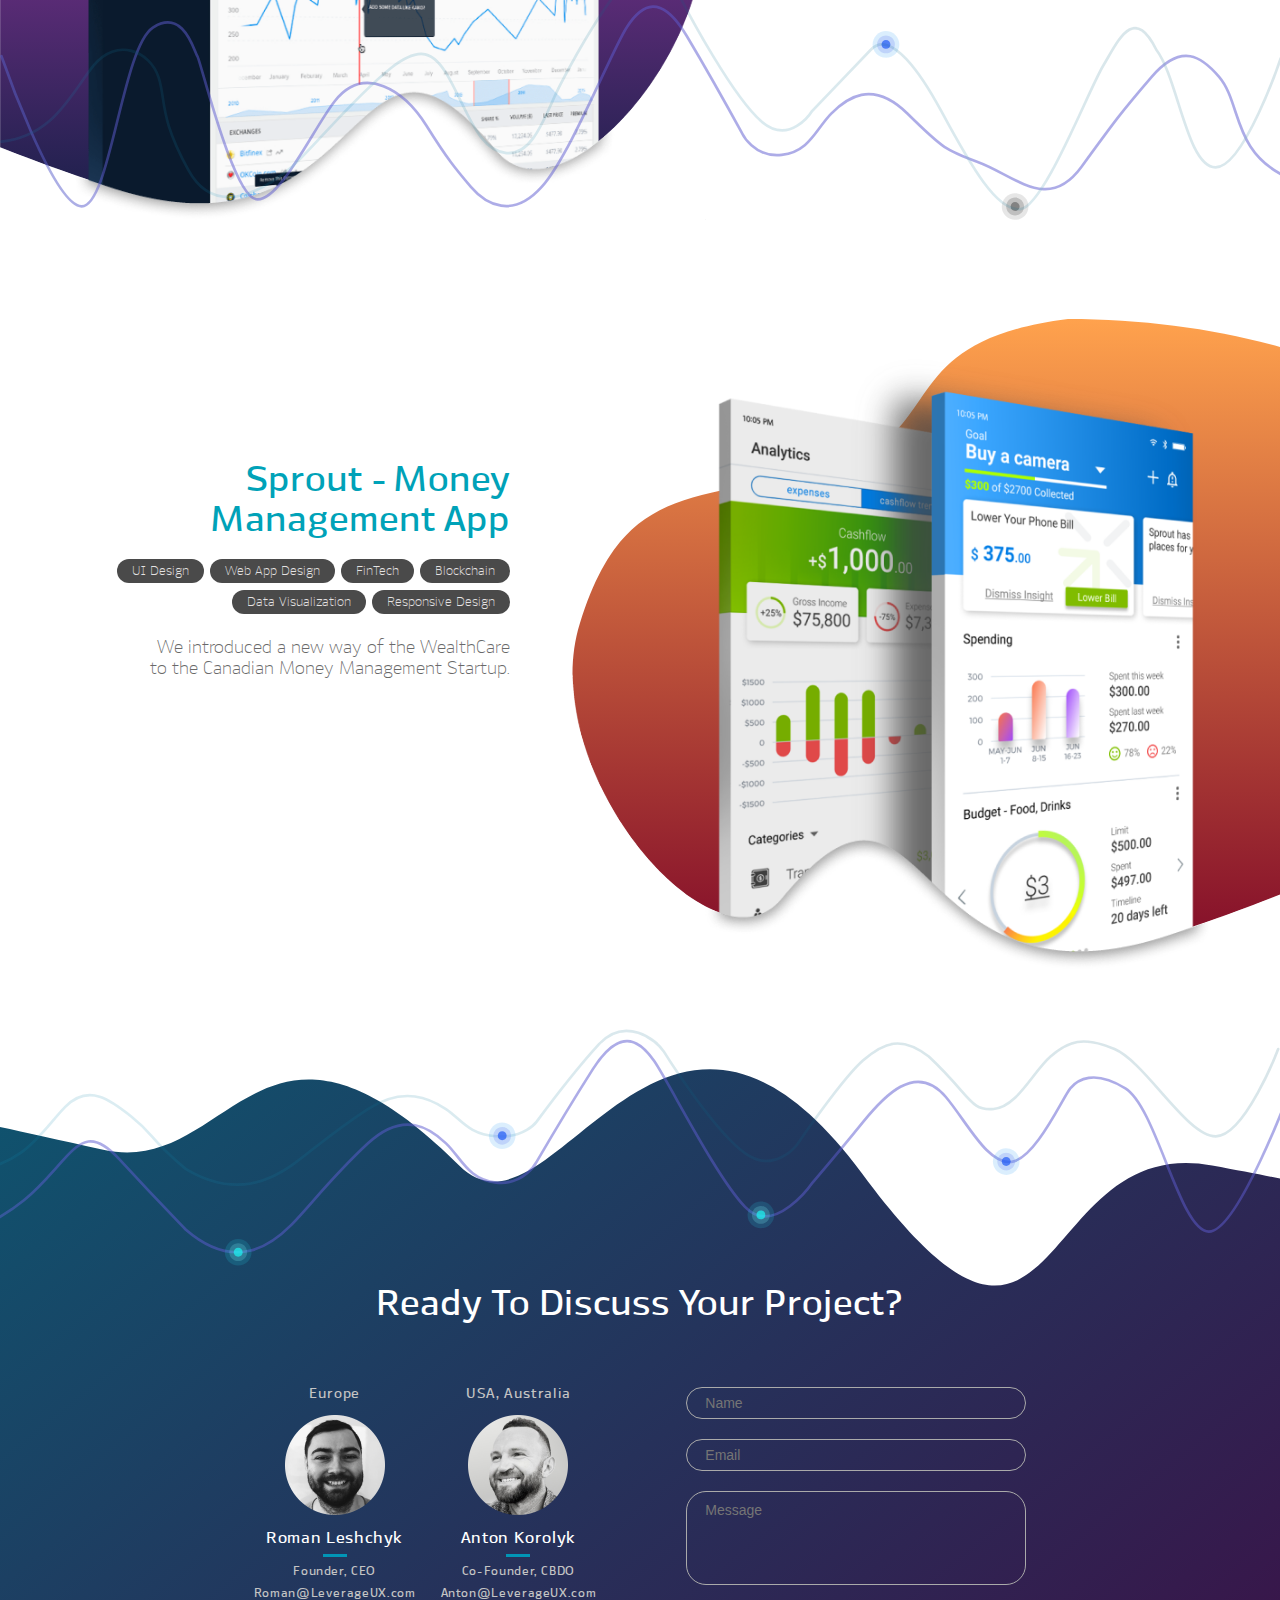
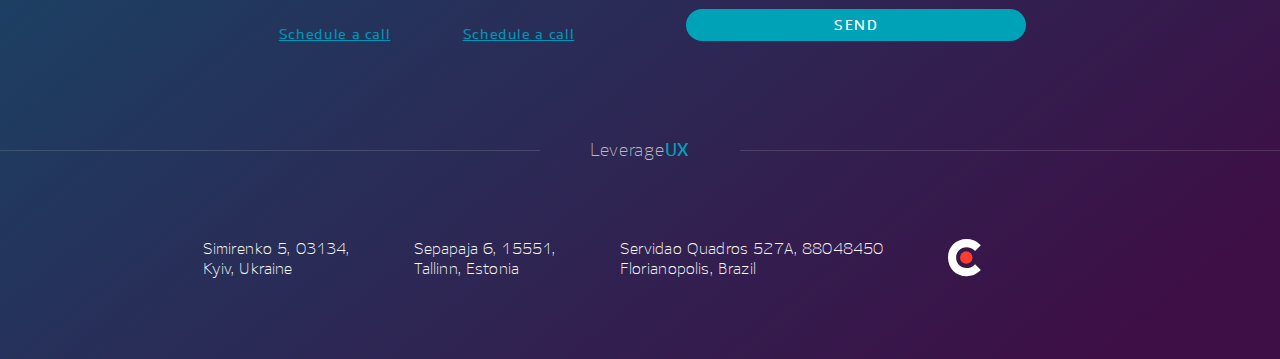
<file: portfolio.html>
<!DOCTYPE html>
<html lang=en>
	<head>
		<meta charset="UTF-8">
		<meta name="viewport" content="width=device-width, initial-scale=1">
		<meta name="theme-color" content="#f9f9f9">
		<meta name="description" content="Portfolio">

		<link rel="icon" href="favicon.ico" type="img/favicon.ico" />
		<link rel="stylesheet" href="https://fonts.googleapis.com/css?family=Roboto">
		<link rel="stylesheet" href="css/fonts.css">
		<link rel="stylesheet" href="css/normalize.css">
		<link rel="stylesheet" href="css/global.css">
		<link rel="stylesheet" href="css/portfolio.css">

		<!-- Google Tag Manager -->
		<script>(function(w,d,s,l,i){w[l]=w[l]||[];w[l].push({'gtm.start':
			new Date().getTime(),event:'gtm.js'});var f=d.getElementsByTagName(s)[0],
			j=d.createElement(s),dl=l!='dataLayer'?'&l='+l:'';j.async=true;j.src=
			'https://www.googletagmanager.com/gtm.js?id='+i+dl;f.parentNode.insertBefore(j,f);
			})(window,document,'script','dataLayer','GTM-M9BMCH3');</script>
		<!-- End Google Tag Manager -->

		<script src="https://ajax.googleapis.com/ajax/libs/jquery/3.4.1/jquery.min.js"></script>
		<script src="js/main.js"></script>
		<script type="text/javascript" src="https://widget.clutch.co/static/js/widget.js"></script>
		<script src="js/events.js"></script>
		
		<title>Portfolio</title>
	</head>
	<body class="portfolio__page">
		<!-- Google Tag Manager (noscript) -->
		<noscript><iframe src="https://www.googletagmanager.com/ns.html?id=GTM-M9BMCH3"
			height="0" width="0" style="display:none;visibility:hidden"></iframe></noscript>
		<!-- End Google Tag Manager (noscript) -->

		<header class="header animated">
			<div class="header__container">
				<div class="header__block header__block_logo">
					<a class="header__logo animated" href="./">Leverage<span>UX</span></a>
					<div id="btn_om" class="header__btn_om">
						<span></span><span></span><span></span>
					</div>
				</div>
				<div class="header__block header__block_menu">
	    		<nav id="menu" class="header__menu">
	    			<div class="menu__btn_back">
	    				<svg class="btn__back" width="32" height="20" viewBox="0 0 32 20" xmlns="http://www.w3.org/2000/svg">
							<path d="M1.38527 8.61473H27.2708L21.0941 2.43768C20.553 1.89688 20.553 1.01961 21.0941 0.478895C21.6352 -0.0622196 22.5125 -0.0622196 23.0528 0.478895L31.5942 9.02041C32.1353 9.56121 32.1353 10.4386 31.5942 10.9792L23.0528 19.5211C22.7823 19.7917 22.4279 19.9269 22.0735 19.9269C21.7191 19.9269 21.3646 19.7917 21.0941 19.5211C20.553 18.9803 20.553 18.103 21.0941 17.5624L27.2708 11.385H1.38527C0.620314 11.385 0 10.7648 0 9.99984C0 9.23489 0.620234 8.61473 1.38527 8.61473Z"/>
						</svg>
	    			</div>
	  				<div class="header__menu_link active">
	    				<img class="menu__link_img" src="./img/port.svg" alt="portfolio">
	    				<a href="./portfolio.html">Portfolio</a>
	    				<div class="link__line active"></div>
	    			</div>
	    			<div class="header__menu_link">
	    				<img class="menu__link_img" src="./img/des.svg" alt="design">
	    				<a href="./design-process.html">Design Process</a>
	    				<div class="link__line"></div>
	    			</div>
	    			<div class="header__menu_link">
	    				<img class="menu__link_img" src="./img/pric.svg" alt="pricing">
	    				<a href="./pricing.html">Pricing</a>
	    				<div class="link__line"></div>
	    			</div>
	    			<div class="header__menu_link">
	    				<img class="menu__link_img" src="./img/about.svg" alt="about">
	    				<a href="./about.html">About Us</a>
	    				<div class="link__line"></div>
	    			</div>
	    			<div class="header__menu_line"></div>
	    		</nav>
				</div>
				<a id="btn_ep" href="https://calendly.com/leverageux/intro" class="btn header__btn_ep" target=_blank>Schedule A call</a>
	  		<div class="menu__back"></div>
  		</div>
		</header>
		<main class="content">	
			<section class="content__section section__hero">
				<h1 class="hero__title">Portfolio</h1>
				<p class="hero__descr">Our designs are aimed to help startups and businesses <br>to achieve their business goals by creating unique, simple, and <br>easy-to-use interfaces.</p>
				<div class="hero__lines"></div>
			</section>

			<section class="content__section section__data">
				<div class="data__container">
					<div class="data__container_block">
						<div class="data__container_number">
							<img src="./img/portfolio/47.svg" alt="47">
						</div>
						<div class="data__container_description">
							<img src="./img/portfolio/desktop.svg" alt="desktop">
							<p>Web App<br> Designs</p>
						</div>
					</div>
					<div class="data__container_block">
						<div class="data__container_number">
							<img src="./img/portfolio/32.svg" alt="32">
						</div>
						<div class="data__container_description center">
							<img src="./img/portfolio/mobile.svg" alt="mobile">
							<p>Mobile App<br> Designs</p>
						</div>
					</div>
					<div class="data__container_block data__container_block-last">
						<div class="data__container_number">
							<img src="./img/portfolio/147.svg" alt="147">
						</div>
						<div class="data__container_description">
							<img src="./img/portfolio/dashboard.svg" alt="dashboard">
							<p>Dashboards</p>
						</div>
					</div>
				</div>				
				<div class="section__data_inscription">
					<img src="./img/portfolio/inscription.svg" alt="inscription">
				</div>
			</section>

			<section class="content__section section__board section__board-left section__broker">
				<div class="section__container section__container_img"></div>
				<div class="section__container section__container_text">
					<h3 class="section__title">BrokerEngine - Mortage <br>Broker Software for <br>Growing Firms</h3>
					<div class="section__block">
						<span class="pt_1">UI/UX Design</span>
						<span class="pt_2">Web App Design</span>
						<span class="pt_3">FinTech</span>
						<span class="pt_4">Loans</span>
						<span class="pt_5">Mortgage</span>
						<span class="pt_6">CRM</span>
						<span class="pt_7">ERP</span>
						<span class="pt_8">BPM</span>
						<span class="pt_9">Responsive Design</span>
					</div>
					<p class="section__description">We helped BrokerEngine <br class="br_mob">to create new effective tools <br class="br_desck"><br class="br_mob">for BrokerEngine Web Application</p>				
				</div>
				<div class="img__block img__lines"></div>
			</section>
			
			<section class="content__section section__board section__board-right section__insight">
				<div class="section__container section__container_img"></div>
				<div class="section__container section__container_text">
					<h3 class="section__title">InsightRX - Clinical Decision Support Web Application</h3>
					<div class="section__block">
						<span class="pt_1">UI/UX Design</span>
						<span class="pt_2">Web App Design</span>
						<span class="pt_3">Dashboards Design</span>
						<span class="pt_4">Data Visualization</span>
					</div>
					<p class="section__description">We helped InsightRX to improve the user experience for a cloud-based clinical decision support tool that helps clinicians individualize treatment at the point of care.</p>
					<a class="section__btn" href="./insight.html" target=_blank id="view_link_insight">View case</a>				
				</div>
				<div class="img__block img__lines"></div>
			</section>

			<section class="content__section section__board section__board-left section__rank">
				<div class="section__container section__container_img"></div>
				<div class="section__container section__container_text">
					<h3 class="section__title">RankBreeze - SaaS Solution for Airbnb Analytics</h3>
					<div class="section__block">
						<span class="pt_1">UI/UX Design</span>
						<span class="pt_2">Web App Design</span>
						<span class="pt_3">Dashboards</span>
						<span class="pt_4">Data Visualization</span>
					</div>
					<p class="section__description">We helped RankBreeze Platform to improve the user experience for a SaaS solution for data-driven Airbnb hosting.</p>
					<a class="section__btn" href="./breeze.html" target=_blank id="view_link_breeze">View case</a>
				</div>
				<div class="img__block img__lines"></div>
			</section>

			<section class="content__section section__board section__board-right section__real">
				<div class="section__container section__container_img">
					<div class="img__block img__board"></div>
					<div class="img__block img__gradient"></div>
					<div class="img__block img__lower"></div>
				</div>
				<div class="section__container section__container_text">
					<h3 class="section__title">Comunidad Partners - <br>Real Estate Brokers Platform for the Property Investment Company</h3>
					<div class="section__block">
						<span class="pt_1">UI/UX Design</span>
						<span class="pt_2">Dashboards</span>
						<span class="pt_3">Web App Design</span>
						<span class="pt_4">FinTech</span>
						<span class="pt_5">Data Visualization</span>
						<span class="pt_6">Animations</span>
						<span class="pt_7">Investments</span>
						<span class="pt_8">Responsive Design</span>
					</div>
					<p class="section__description">We helped a real estate investment firm to create a new effective way of collaboration for brokers and get all the tools they are using in one place.</p>
				</div>
				<div class="img__block img__lines"></div>
			</section>

			<section class="content__section section__board section__board-left section__crypt">
				<div class="section__container section__container_img">
					<div class="img__block img__board"></div>
					<div class="img__block img__gradient"></div>
					<div class="img__block img__lower"></div>
				</div>
				<div class="section__container section__container_text">
					<h3 class="section__title">BitcoinAverage - Cryptocurrencies Price Data Web App</h3>
					<div class="section__block">
						<span class="pt_1">UI Design</span>
						<span class="pt_2">Web App Design</span>
						<span class="pt_3">FinTech</span>
						<span class="pt_4">Blockchain</span>
						<span class="pt_5">Data Visualization</span>
						<span class="pt_6">Responsive Design</span>
					</div>
					<p class="section__description">We helped Cryptocurrency Platform to create a visual design for dashboards, tables, currency exchange rates, snippets, admin dashboards, and other pages for desktop and mobile.</p>
				</div>
				<div class="img__block img__lines"></div>
			</section>

			<section class="content__section section__board section__board-right section__money">
				<div class="section__container section__container_img">
					<div class="img__block img__board"></div>
					<div class="img__block img__gradient"></div>
					<div class="img__block img__lower"></div>
				</div>
				<div class="section__container section__container_text">
					<h3 class="section__title">Sprout - Money<br class="break"> Management App</h3>
					<div class="section__block">
						<span class="pt_1">UI Design</span>
						<span class="pt_2">Web App Design</span>
						<span class="pt_3">FinTech</span>
						<span class="pt_4">Blockchain</span>
						<span class="pt_5">Data Visualization</span>
						<span class="pt_6">Responsive Design</span>
					</div>
					<p class="section__description">We introduced a new way of the WealthCare to the Canadian Money Management Startup.</p>
				</div>
			</section>
		</main>

		<footer class="footer">
			<div class="lines__block footer__lines"></div>
			<div class="footer__block footer__block_title">
				<h3 class="footer__title">Ready to discuss your project?</h3>
			</div>
			<div class="footer__block footer__block_feedback">
				<div class="feedback feedback__founders">
					<div class="founder founder__first">
						<p class="founder__location">Europe</p>
						<img class="founder__photo" src="./img/about/photo_1.png" alt="photo_1">
						<p class="founder__name">Roman Leshchyk</p>
						<p class="founder__position">Founder, CEO</p>
						<a class="founder__email" onclick="sendEventEmailFirst()" id="email_fr_1" href="mailto:roman@leverageux.com">Roman@LeverageUX.com </a>
						<a class="founder__calendar" id="calendar_fr_1" href="https://calendly.com/leverageux-agency/intro" target=_blank>Schedule a call</a>
					</div>
					<div class="founder founder__second">
						<p class="founder__location">USA, Australia</p>
						<img class="founder__photo" src="./img/photo_2.png" alt="photo_2">
						<p class="founder__name">Anton Korolyk</p>
						<p class="founder__position">Co-Founder, CBDO</p>
						<a class="founder__email" onclick="sendEventEmailSecond()" id="email_fr_2" href="mailto:anton@leverageux.com">Anton@LeverageUX.com</a>
						<a class="founder__calendar" id="calendar_fr_2" href="https://calendly.com/leverageux/intro" target=_blank>Schedule a call</a>
					</div>
				</div>
				<div class="feedback feedback__form">
					<div class="form__container">
						<input type="text" class="validation validation__footer-form feedback__form-input" id="nameFooter" name="name" placeholder="Name">
						<input type="email" class="validation validation__footer-form validation__footer-email feedback__form-input" id="emailFooter" name="email" placeholder="Email">
						<textarea class="validation validation__footer-form validation__textarea feedback__form-descr" id="descrFooter" name="message" placeholder="Message"></textarea>
						<div class="validation__text validation__text-footer">
							<img src="./img/estimate/invalid.svg" alt="invalid">
							<span class="valid__text valid__text-all_forms">please fill these fields</span>
						</div>
						<button class="btn btn__feedback" id="formBtnFooter">Send</button>
					</div>
					<div id="feedbackModal" class="modal">
						<div class="modal-content">
							<span class="close">
								<svg xml:space="preserve" enable-background="new 0 0 15 15" height="15px" id="cross" version="1.1" viewBox="0 0 15 15" width="15px" x="0px" xmlns="http://www.w3.org/2000/svg" y="0px">
									<path d="M5.792,7.499L0,0.707l0.708-0.706L7.497,5.79L7.5,5.793L14.293,0L15,0.707L9.207,7.5l0.001,0.001L15,14.293
									l-0.708,0.706L7.503,9.21L7.5,9.207L0.707,15L0,14.293L5.792,7.499L5.792,7.499z"/>
								</svg>
							</span>
							<div class="feedback__message-send">Thanks, your letter sent.</div>
							<div class="feedback__message-notsend">Sorry, your letter not sent.</div>
						</div>
						<div class="modal__back"></div>
					</div>
				</div>
			</div>
			<div class="footer__block footer__block_contacts">
				<div class="footer__block_logo">
					<div class="footer__line footer__line_left"></div>
					<a class="footer__logo" href="./">Leverage<span>UX</span></a>
					<div class="footer__line footer__line_right"></div>
				</div>
				<div class="footer__contacts">
					<div class="contacts__block">
						<p>Simirenko 5, 03134, <br>Kyiv, Ukraine</p>
					</div>
					<div class="contacts__block">
						<p>Sepapaja 6, 15551, <br>Tallinn, Estonia</p>
					</div>
					<div class="contacts__block">
						<p>Servidao Quadros 527A, 88048450<br>Florianopolis, Brazil</p>
					</div>
					<div class="contacts__block">
						<div id="clutch" class="clutch-widget" data-url="https://widget.clutch.co" data-widget-type="1" data-height="50" data-clutchcompany-id="1396899">
							<svg class="cw__svg" xmlns="http://www.w3.org/2000/svg" version="1.2" baseProfile="tiny" viewBox="0 0 19.5 22"><path fill="#fff" d="M15.2 15.6c-1.1 1-2.6 1.6-4.2 1.6-3.6 0-6.2-2.6-6.2-6.2S7.4 4.9 11 4.9c1.6 0 3.1.5 4.2 1.5l.8.7 3.4-3.4-.9-.8C16.6 1 13.9 0 11 0 4.6 0 0 4.6 0 10.9 0 17.2 4.7 22 11 22c2.9 0 5.6-1 7.6-2.9l.8-.8-3.4-3.4-.8.7z"/><circle fill="#ff3d2e" cx="10.8" cy="11" r="3.7"/></svg>
						</div>
					</div>
				</div>
			</div>
		</footer>
		<a href="#" class="scrollup"></span></a>
		<script>
			function sendEventEmailFirst() {
				dataLayer.push({
					'eventCategory': 'contact',
					'eventAction': 'click', 
					'eventLabel': 'email - Roman Leshchyk',
					'event': 'autoEvent',
				});
			}
			function sendEventEmailSecond() {
				dataLayer.push({
					'eventCategory': 'contact',
					'eventAction': 'click', 
					'eventLabel': 'email - Anton Korolyk',
					'event': 'autoEvent',
				});
			}
		</script>
	</body>
	
</html>
</file>
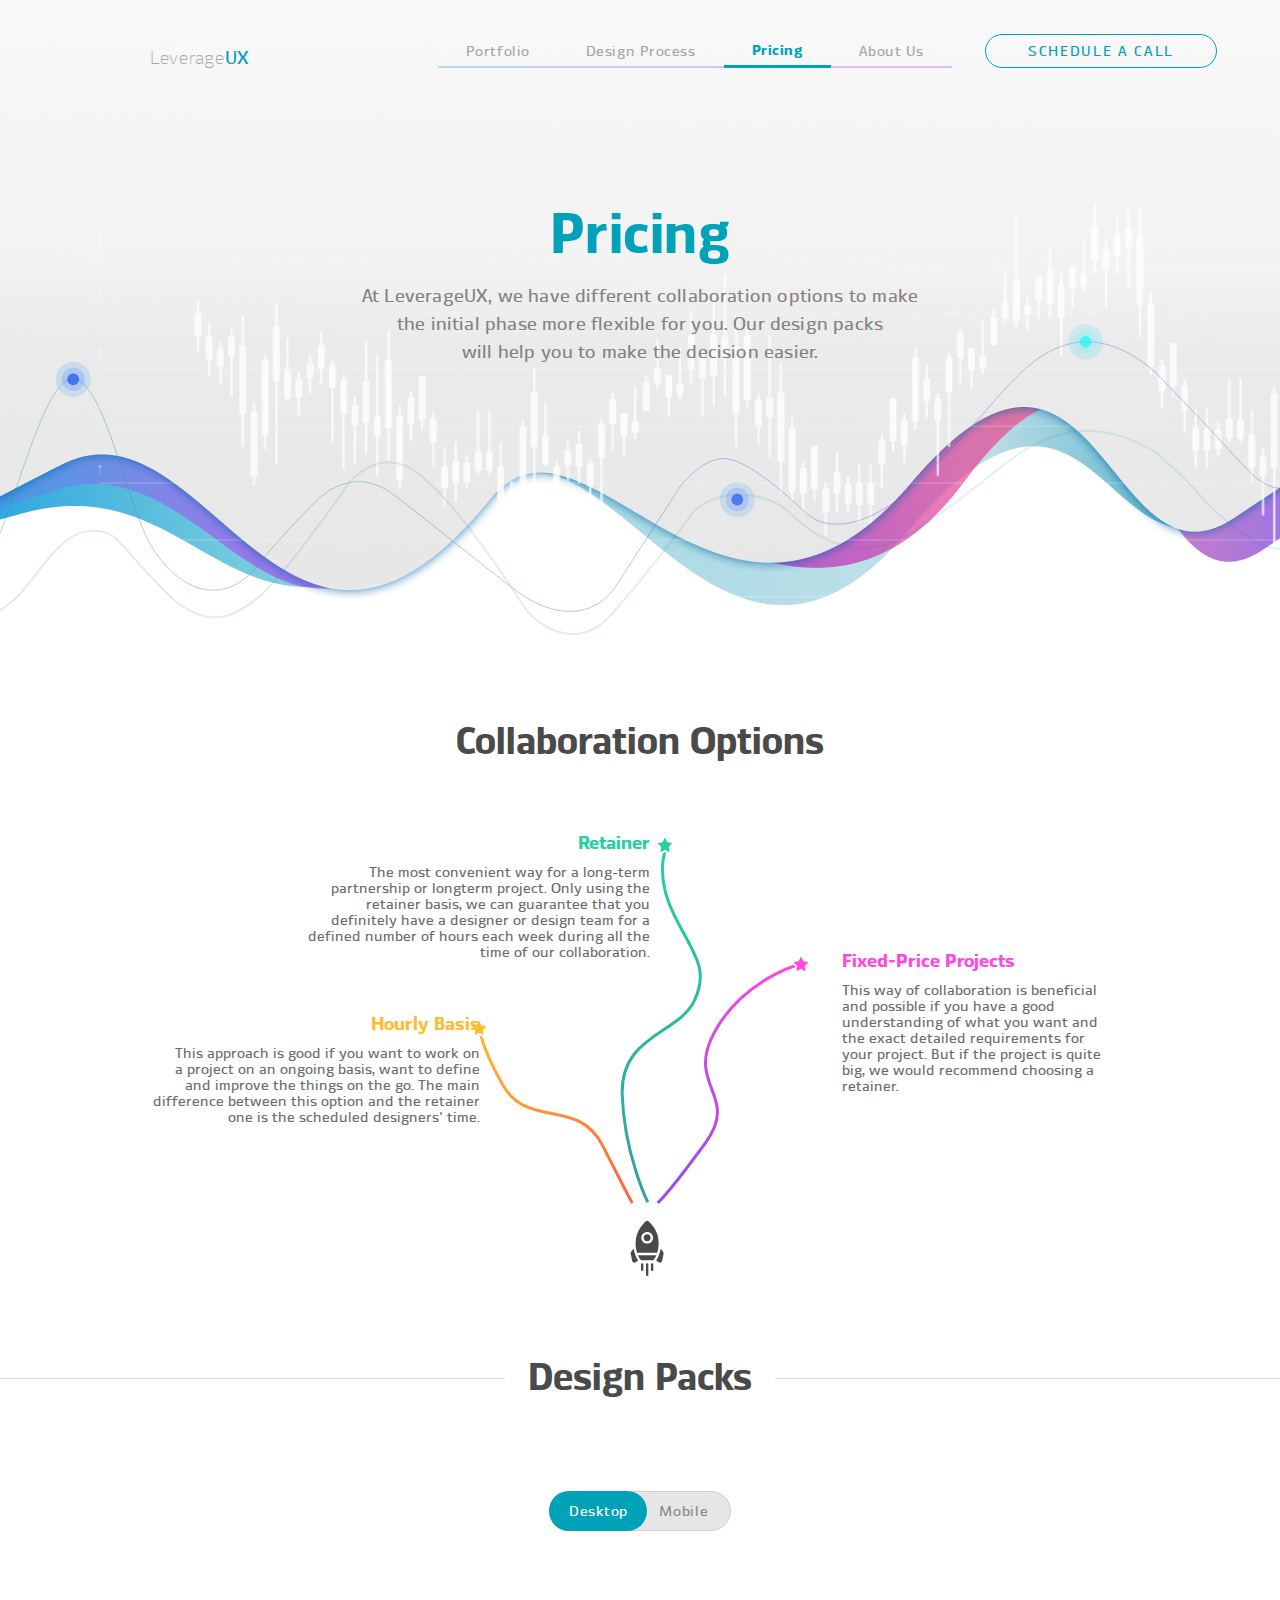
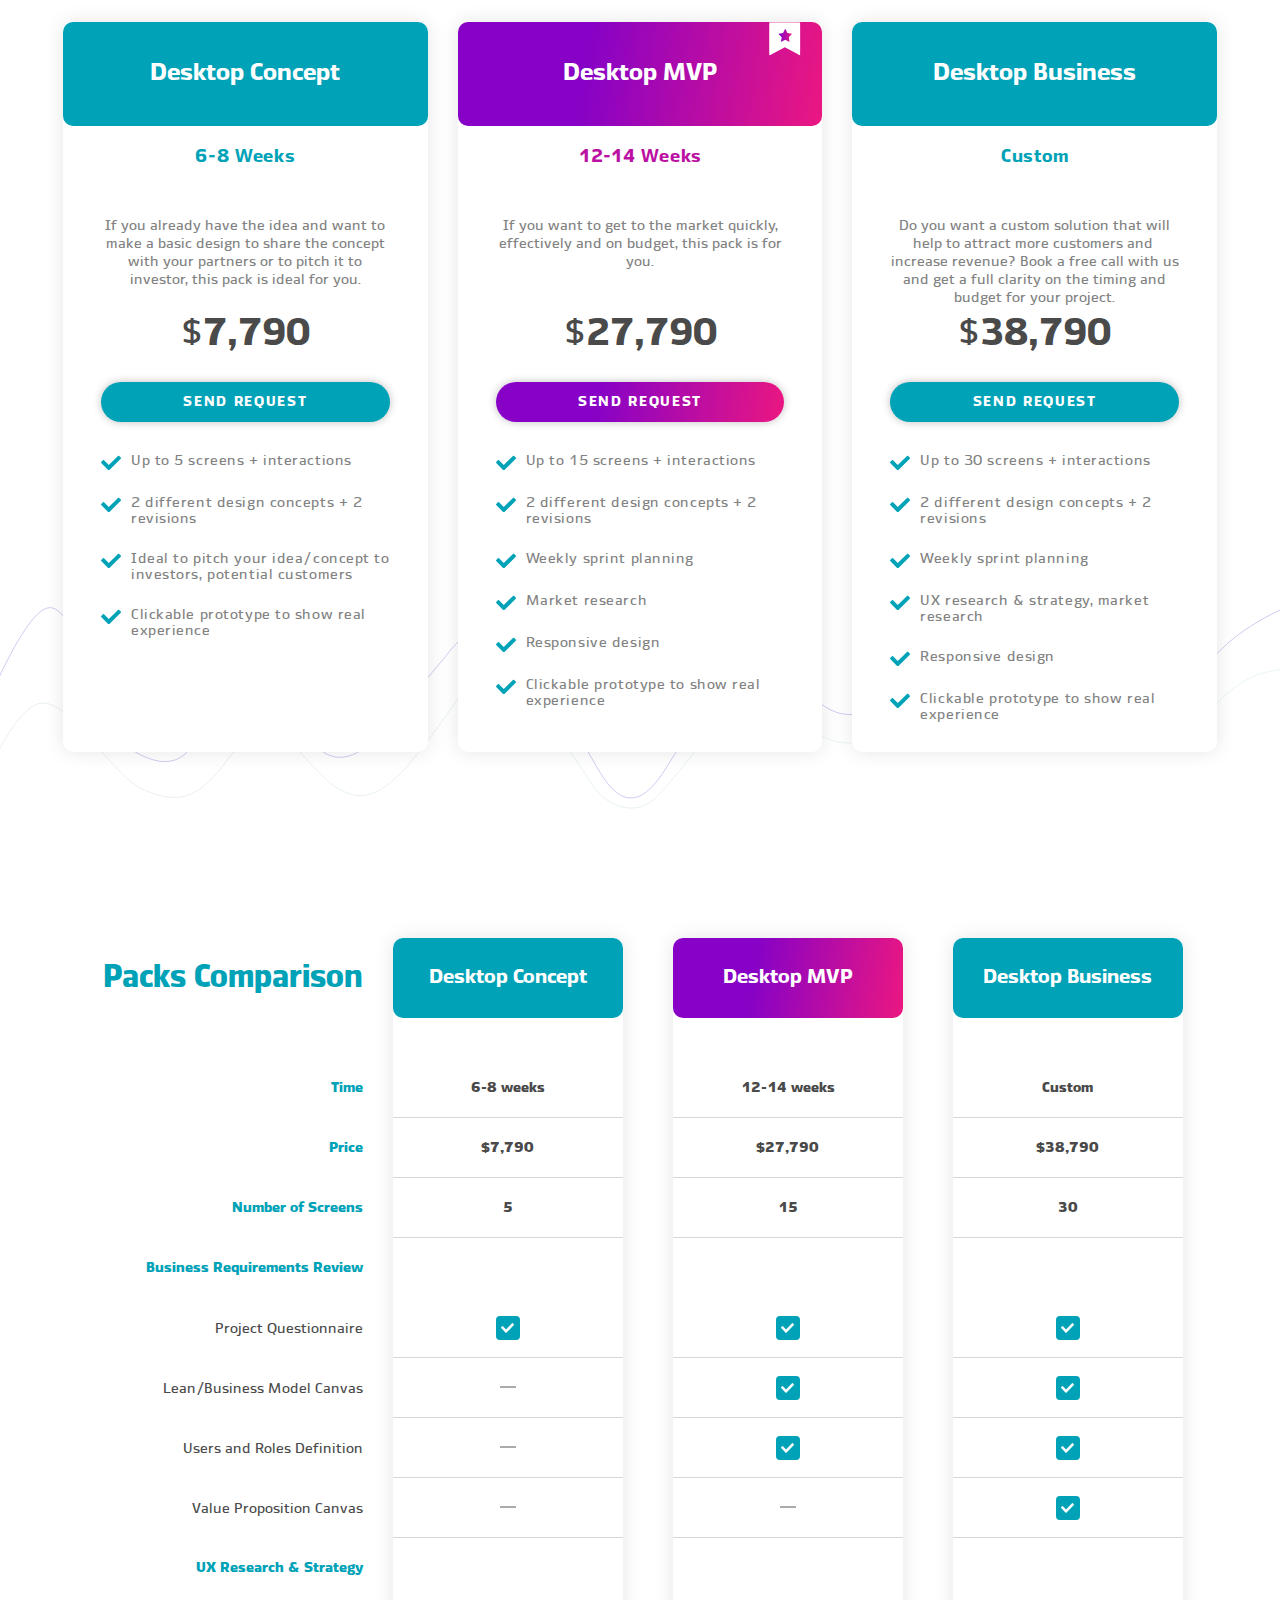
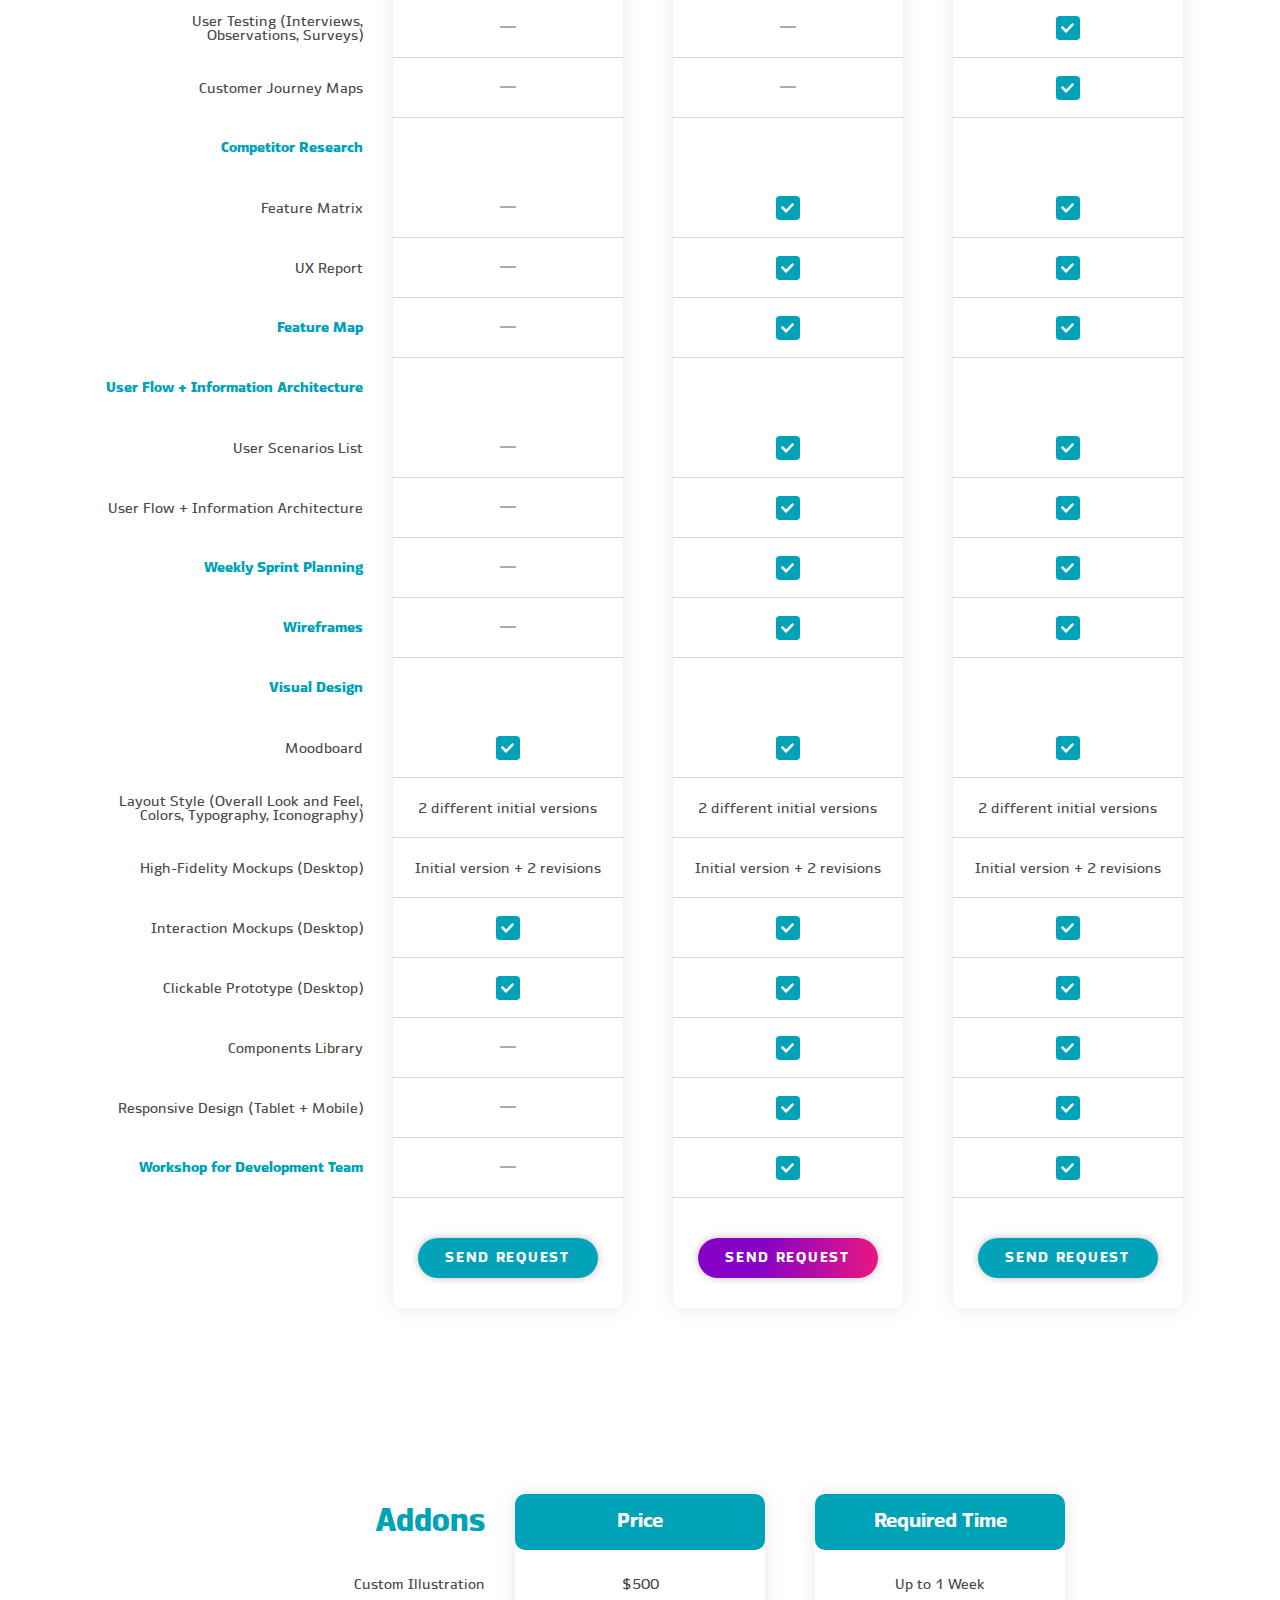
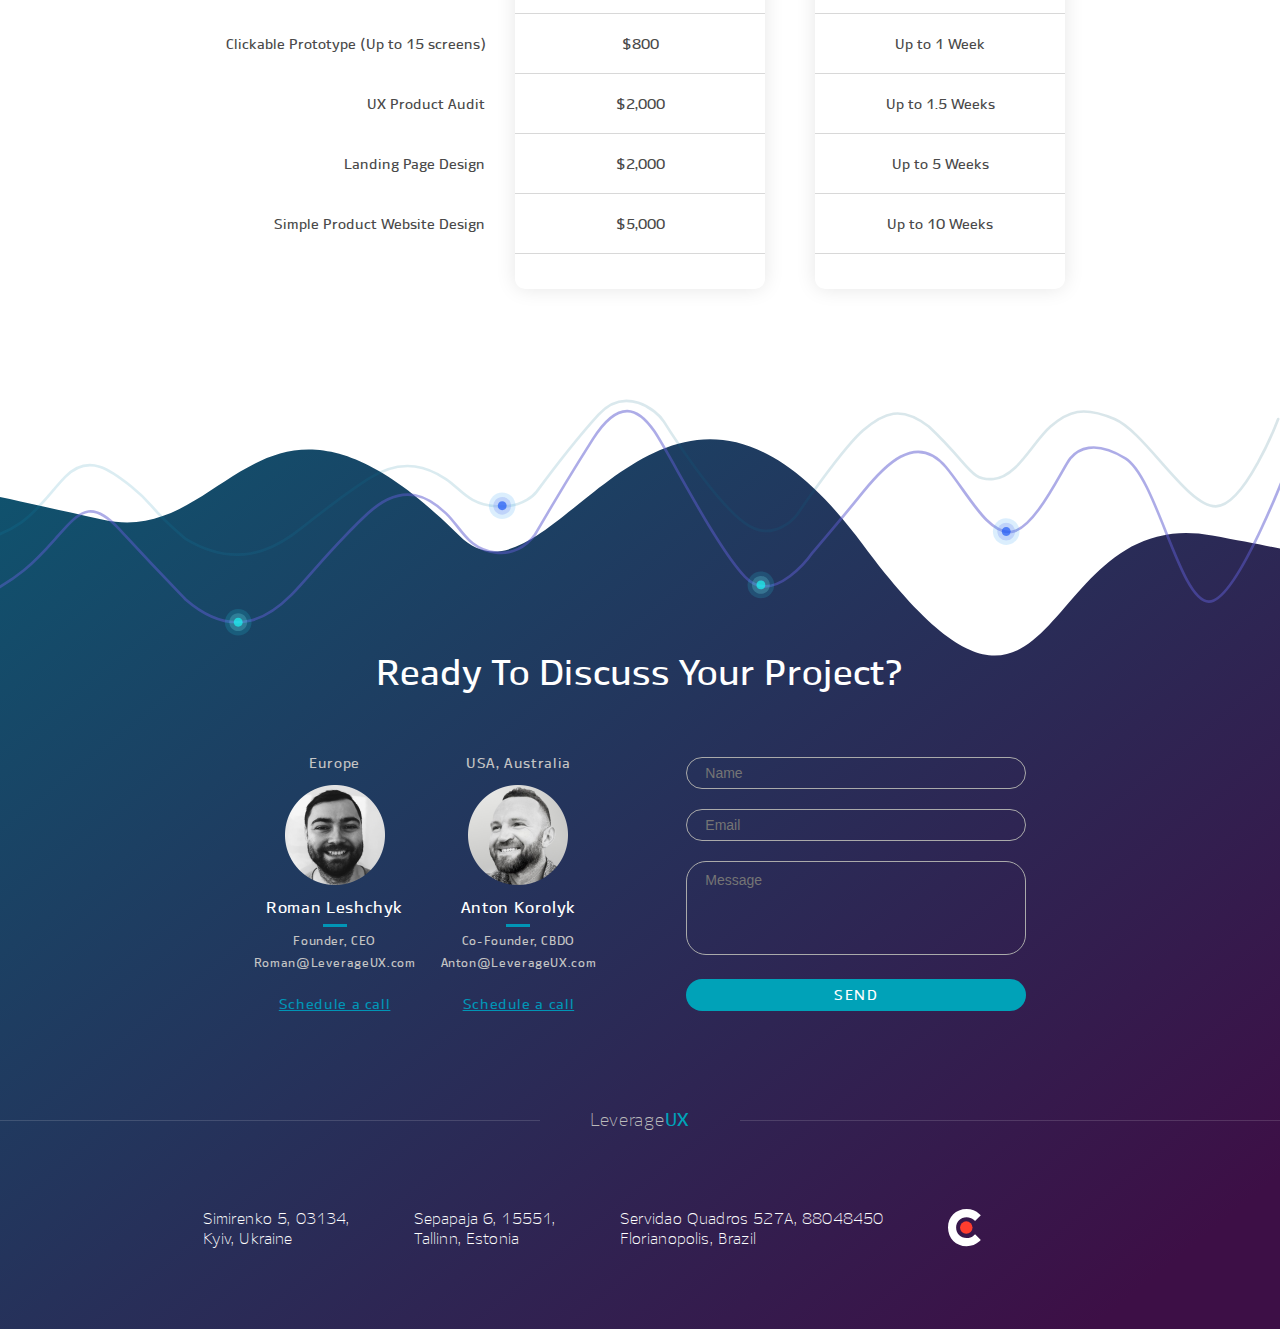
<file: pricing.html>
<!DOCTYPE html>
<html lang=en>
	<head>
		<meta charset="UTF-8">
		<meta name="viewport" content="width=device-width, initial-scale=1">
		<meta name="theme-color" content="#f9f9f9">
		<meta name="description" content="Pricing">

		<link rel="icon" href="favicon.ico" type="img/favicon.ico" />
		<link rel="stylesheet" href="https://fonts.googleapis.com/css?family=Roboto">
		<link rel="stylesheet" href="css/fonts.css">
		<link rel="stylesheet" href="css/normalize.css">
		<link rel="stylesheet" href="css/global.css">
		<link rel="stylesheet" href="css/pricing.css">

		<!-- Google Tag Manager -->
		<script>(function(w,d,s,l,i){w[l]=w[l]||[];w[l].push({'gtm.start':
			new Date().getTime(),event:'gtm.js'});var f=d.getElementsByTagName(s)[0],
			j=d.createElement(s),dl=l!='dataLayer'?'&l='+l:'';j.async=true;j.src=
			'https://www.googletagmanager.com/gtm.js?id='+i+dl;f.parentNode.insertBefore(j,f);
			})(window,document,'script','dataLayer','GTM-M9BMCH3');</script>
		<!-- End Google Tag Manager -->

		<script src="https://ajax.googleapis.com/ajax/libs/jquery/3.4.1/jquery.min.js"></script>
		<script src="js/main.js"></script>
		<script src="js/pricing.js"></script>
		<script type="text/javascript" src="https://widget.clutch.co/static/js/widget.js"></script>
		<script src="js/events.js"></script>

		<title>Pricing</title>
	</head>
	<body class="pricing__page">
		<!-- Google Tag Manager (noscript) -->
		<noscript><iframe src="https://www.googletagmanager.com/ns.html?id=GTM-M9BMCH3"
			height="0" width="0" style="display:none;visibility:hidden"></iframe></noscript>
		<!-- End Google Tag Manager (noscript) -->

		<header class="header animated">
			<div class="header__container">
				<div class="header__block header__block_logo">
					<a class="header__logo animated" href="./">Leverage<span>UX</span></a>
					<div id="btn_om" class="header__btn_om">
						<span></span><span></span><span></span>
					</div>
				</div>
				<div class="header__block header__block_menu">
	    		<nav id="menu" class="header__menu">
	    			<div class="menu__btn_back">
	    				<svg class="btn__back" width="32" height="20" viewBox="0 0 32 20" xmlns="http://www.w3.org/2000/svg">
							<path d="M1.38527 8.61473H27.2708L21.0941 2.43768C20.553 1.89688 20.553 1.01961 21.0941 0.478895C21.6352 -0.0622196 22.5125 -0.0622196 23.0528 0.478895L31.5942 9.02041C32.1353 9.56121 32.1353 10.4386 31.5942 10.9792L23.0528 19.5211C22.7823 19.7917 22.4279 19.9269 22.0735 19.9269C21.7191 19.9269 21.3646 19.7917 21.0941 19.5211C20.553 18.9803 20.553 18.103 21.0941 17.5624L27.2708 11.385H1.38527C0.620314 11.385 0 10.7648 0 9.99984C0 9.23489 0.620234 8.61473 1.38527 8.61473Z"/>
						</svg>
	    			</div>
	  				<div class="header__menu_link">
	    				<img class="menu__link_img" src="./img/port.svg" alt="portfolio">
	    				<a href="./portfolio.html">Portfolio</a>
	    				<div class="link__line"></div>
	    			</div>
	    			<div class="header__menu_link">
	    				<img class="menu__link_img" src="./img/des.svg" alt="design">
	    				<a href="./design-process.html">Design Process</a>
	    				<div class="link__line"></div>
	    			</div>
	    			<div class="header__menu_link active">
	    				<img class="menu__link_img" src="./img/pric.svg" alt="pricing">
	    				<a href="./pricing.html">Pricing</a>
	    				<div class="link__line active"></div>
	    			</div>
	    			<div class="header__menu_link">
	    				<img class="menu__link_img" src="./img/about.svg" alt="about">
	    				<a href="./about.html">About Us</a>
	    				<div class="link__line"></div>
	    			</div>
	    			<div class="header__menu_line"></div>
	    		</nav>
				</div>
				<a id="btn_ep" href="https://calendly.com/leverageux/intro" class="btn header__btn_ep" target=_blank>Schedule A call</a>
	  		<div class="menu__back"></div>
  		</div>
		</header>
		<main class="content">
			<section class="content__section section__hero">
				<h1 class="hero__title">Pricing</h1>
				<p class="hero__descr">At LeverageUX, we have different collaboration options to make<br> the initial phase more flexible for you. Our design packs<br> will help you to make the decision easier.</p>
				<div class="hero__lines"></div>
			</section>

			<section class="content__section section__ways">
				<h2 class="ways__title">Collaboration Options</h2>
				<div class="ways__container">
					<div class="ways__block retainer">
						<h3 class="ways__block-title">Retainer</h3>
						<p class="ways__block-descr">
							The most convenient way for a long-term<br> partnership or longterm project. Only using the<br> retainer basis, we can guarantee that you<br> definitely have a designer or design team for a<br> defined number of hours each week during all the<br> time of our collaboration.
						</p>
					</div>
					<div class="ways__block fpp">
						<h3 class="ways__block-title">Fixed-Price Projects</h3>
						<p class="ways__block-descr">
							This way of collaboration is beneficial<br> and possible if you have a good<br> understanding of what you want and<br> the exact detailed requirements for<br> your project. But if the project is quite<br> big, we would recommend choosing a<br> retainer.
						</p>
					</div>
					<div class="ways__block basis">
						<h3 class="ways__block-title">Hourly Basis</h3>
						<p class="ways__block-descr">
							This approach is good if you want to work on<br> a project on an ongoing basis, want to define<br> and improve the things on the go. The main<br> difference between this option and the retainer<br> one is the scheduled designers' time.
						</p>
					</div>
				</div>
			</section>

			<section class="content__section section__packs desktop__price">
				<h2 class="section__packs_title">Design Packs</h2>
				<div class="title__line"></div>
				<ul class="radio__switch">
				  <li class="radio__switch-item">
				    <input class="radio__switch-input" type="radio" name="radioButton" id="radio1" checked>
				    <label class="radio__switch-label label1" for="radio1"><span class="rsl__txt-mob">Desktop</span></label>
				  </li>
				  <li class="radio__switch-item">
				    <input class="radio__switch-input" type="radio" name="radioButton" id="radio2">
				    <label class="radio__switch-label label2" for="radio2"><span class="rsl__txt-desk">Mobile</span></label>
				    <div aria-hidden="true" class="radio__switch-marker"></div>
				  </li>
				</ul>
				<div class="packs__menu packs__container">
					<div class="pm__block pm__concept active">
						<p class="pm__block_title desktop">Desktop<br>Concept</p>
						<p class="pm__block_title mobile">Mobile<br>Concept</p>
					</div>
					<div class="pm__block pm__mvp">
						<p class="pm__block_title desktop">Desktop<br>MVP</p>
						<p class="pm__block_title mobile">Mobile<br>MVP</p>
					</div>
					<div class="pm__block pm__business">
						<p class="pm__block_title desktop">Desktop<br>Business</p>
						<p class="pm__block_title mobile">Mobile<br>Business</p>
					</div>
				</div>
				<div class="packs packs__container">
					<div class="pack__blocks">
						<div class="pack__block concept active">
							<h4 class="pack__block_title desktop">Desktop Concept</h4>
							<h4 class="pack__block_title mobile">Mobile Concept</h4>
							<span class="pack__block_time desktop">6-8 weeks</span>
							<span class="pack__block_time mobile">4-5 weeks</span>
							<p class="pack__block_descr">If you already have the idea and want to make a basic design to share the concept with your partners or to pitch it to investor, this pack is ideal for you.</p>
							<p class="pack__block_price desktop"><span>$</span>7,790</p>
							<p class="pack__block_price mobile"><span>$</span>5,790</p>
							<button class="btn btn__buy btn__buy_concept active" type="submit">SEND REQUEST</button>
							<div class="dots"><p class="active"></p><p></p><p></p></div>
							<div class="pack__block_conditions pack__container">
								<p class="condition desktop"><span class="mark"></span><span>Up to 5 screens + interactions</span></p>
								<p class="condition mobile"><span class="mark"></span><span>Up to 5 screens + interactions</span></p>
								<p class="condition"><span class="mark"></span><span>2 different design concepts + 2 revisions</span></p>
								<p class="condition"><span class="mark"></span><span>Ideal to pitch your idea/concept to investors, potential customers</span></p>
								<p class="condition"><span class="mark"></span><span>Clickable prototype to show real experience</span></p>
							</div>
						</div>
						<div class="pack__block mvp">
							<h4 class="pack__block_title desktop">Desktop MVP</h4>
							<h4 class="pack__block_title mobile">Mobile MVP</h4>
							<span class="pack__block_time desktop">12-14 weeks</span>
							<span class="pack__block_time mobile">10-12 weeks</span>
							<p class="pack__block_descr">If you want to get to the market quickly, effectively and on budget, this pack is for you.</p>
							<p class="pack__block_price desktop"><span>$</span>27,790</p>
							<p class="pack__block_price mobile"><span>$</span>24,790</p>
							<button class="btn btn__buy btn__buy_mvp" type="submit">SEND REQUEST</button>
							<div class="dots"><p></p><p class="active"></p><p></p></div>
							<div class="pack__block_conditions pack__container">
								<p class="condition desktop"><span class="mark"></span>Up to 15 screens + interactions</p>
								<p class="condition mobile"><span class="mark"></span>Up to 20 screens + interactions</p>
								<p class="condition"><span class="mark"></span>2 different design concepts + 2 revisions</p>
								<p class="condition"><span class="mark"></span>Weekly sprint planning</p>
								<p class="condition"><span class="mark"></span>Market research</p>
								<p class="condition delete_for_moble"><span class="mark"></span>Responsive design</p>
								<p class="condition"><span class="mark"></span>Clickable prototype to show real experience</p>
							</div>
						</div>
						<div class="pack__block business">
							<h4 class="pack__block_title mobile">Mobile Business</h4>
							<h4 class="pack__block_title desktop">Desktop Business</h4>
							<span class="pack__block_time">Custom</span>
							<p class="pack__block_descr">Do you want a custom solution that will help to attract more customers and  increase revenue? Book a free call with us and get a full clarity on the timing and budget for your project.</p>
							<p class="pack__block_price desktop"><span>$</span>38,790</p>
							<p class="pack__block_price mobile"><span>$</span>36,790</p>
							<button class="btn btn__buy btn__buy_business" type="submit">SEND REQUEST</button>
							<div class="dots"><p></p><p></p><p class="active"></p></div>
							<div class="pack__block_conditions pack__container">
								<p class="condition desktop"><span class="mark"></span>Up to 30 screens + interactions</p>
								<p class="condition mobile"><span class="mark"></span>Up to 40 screens + interactions</p>
								<p class="condition"><span class="mark"></span>2 different design concepts + 2 revisions</p>
								<p class="condition"><span class="mark"></span>Weekly sprint planning</p>
								<p class="condition"><span class="mark"></span>UX research & strategy, market research</p>
								<p class="condition delete_for_moble"><span class="mark"></span>Responsive design</p>
								<p class="condition"><span class="mark"></span>Clickable prototype to show real experience</p>
							</div>
						</div>
					</div>
				</div>
				<div class="packs__lines"></div>
				<div class="packs detailing packs__container">
					<div class="titles pack__container">
						<p class="blue first">Packs Comparison</p>
						<p class="blue">Time</p>
						<p class="blue">Price</p>
						<p class="blue">Number of Screens</p>
						<p class="blue">Business Requirements Review</p>
						<p class="show__for_all_packs">Project Questionnaire</p>
						<p class="show__for_mvp_and_business">Lean/Business Model Canvas</p>
						<p class="show__for_mvp_and_business">Users and Roles Definition</p>
						<p class="show__for_only_business">Value Proposition Canvas</p>
						<p class="blue">UX Research & Strategy</p>
						<p class="show__for_only_business">User Testing (Interviews, <br>Observations, Surveys)</p>
						<p class="show__for_only_business">Customer Journey Maps</p>
						<p class="blue">Competitor Research</p>
						<p class="show__for_mvp_and_business">Feature Matrix</p>
						<p class="show__for_mvp_and_business">UX Report</p>
						<p class="blue show__for_mvp_and_business">Feature Map</p>
						<p class="blue">User Flow + Information Architecture</p>
						<p class="show__for_mvp_and_business">User Scenarios List</p>
						<p class="show__for_mvp_and_business">User Flow + Information Architecture</p>
						<p class="blue show__for_mvp_and_business">Weekly Sprint Planning</p>
						<p class="blue show__for_mvp_and_business">Wireframes</p>
						<p class="blue">Visual Design</p>
						<p class="show__for_all_packs">Moodboard</p>
						<p class="only__mobile_for_all">2 different design concepts + 2 revisions</p>
						<p>Layout Style (Overall Look and Feel,<br> Colors, Typography, Iconography)</p>
						<p>
							<span class="desktop">High-Fidelity Mockups (Desktop)</span>
							<span class="mobile">High-Fidelity Mockups (Mobile)</span>
						</p>
						<p class="show__for_all_packs">
							<span class="desktop">Interaction Mockups (Desktop)</span>
							<span class="mobile">Interaction Mockups (Mobile)</span>
						</p>
						<p class="show__for_all_packs">
							<span class="desktop">Clickable Prototype (Desktop)</span>
							<span class="mobile">Clickable Prototype (Mobile)</span>
						</p>
						<p class="show__for_mvp_and_business">Components Library</p>
						<p class="delete_for_moble show__for_mvp_and_business">Responsive Design (Tablet + Mobile)</p>
						<p class="blue show__for_mvp_and_business">Workshop for Development Team</p>
					</div>
					<div class="pack__blocks">
						<div class="pack__block concept active">
							<h5 class="pack__block_title desktop">Desktop Concept</h5>
							<h5 class="pack__block_title mobile">Mobile Concept</h5>
							<div class="pack__block_info pack__info_bold">
								<p class="info__descr desktop">6-8 weeks</p>
								<p class="info__descr mobile">4-5 weeks</p>
							</div>
							<div class="pack__block_info pack__info_bold">
								<p class="info__descr desktop">$7,790</p>
								<p class="info__descr mobile">$5,790</p>
							</div>
							<div class="pack__block_info pack__info_bold">
								<p class="info__descr">5</p>
							</div>
							<div class="pack__block_info none__border">
								<p class="info__descr"></p>
							</div>
							<div class="pack__block_info">
								<div class="info__check check"></div>
							</div>
							<div class="pack__block_info">
								<div class="info__check none"></div>
							</div>
							<div class="pack__block_info">
								<div class="info__check none"></div>
							</div>
							<div class="pack__block_info">
								<div class="info__check none"></div>
							</div>
							<div class="pack__block_info none__border">
								<p class="info__descr"></p>
							</div>
							<div class="pack__block_info">
								<div class="info__check none"></div>
							</div>
							<div class="pack__block_info">
								<div class="info__check none"></div>
							</div>
							<div class="pack__block_info none__border">
								<div class="info__descr"></div>
							</div>
							<div class="pack__block_info">
								<div class="info__check none"></div>
							</div>
							<div class="pack__block_info">
								<div class="info__check none"></div>
							</div>
							<div class="pack__block_info">
								<div class="info__check none"></div>
							</div>
							<div class="pack__block_info none__border">
								<div class="info__descr"></div>
							</div>
							<div class="pack__block_info">
								<div class="info__check none"></div>
							</div>
							<div class="pack__block_info">
								<div class="info__check none"></div>
							</div>
							<div class="pack__block_info">
								<div class="info__check none"></div>
							</div>
							<div class="pack__block_info">
								<div class="info__check none"></div>
							</div>
							<div class="pack__block_info none__border">
								<div class="info__check"></div>
							</div>
							<div class="pack__block_info">
								<div class="info__check check"></div>
							</div>
							<div class="pack__block_info">
								<div class="info__descr">2 different initial versions</div>
							</div>
							<div class="pack__block_info">
								<div class="info__descr">Initial version + 2 revisions</div>
							</div>
							<div class="pack__block_info">
								<div class="info__check check"></div>
							</div>
							<div class="pack__block_info">
								<div class="info__check check"></div>
							</div>
							<div class="pack__block_info">
								<div class="info__check none"></div>
							</div>
							<div class="pack__block_info desktop">
								<div class="info__check none"></div>
							</div>
							<div class="pack__block_info">
								<div class="info__check none"></div>
							</div>
							<button class="btn btn__buy btn__buy_concept active" type="submit">SEND REQUEST</button>
						</div>
						<div class="pack__block mvp">
							<h5 class="pack__block_title mobile">Mobile MVP</h5>
							<h5 class="pack__block_title desktop">Desktop MVP</h5>
							<div class="pack__block_info pack__info_bold">
								<p class="info__descr desktop">12-14 weeks</p>
								<p class="info__descr mobile">10-12 weeks</p>
							</div>
							<div class="pack__block_info pack__info_bold">
								<p class="info__descr desktop">$27,790</p>
								<p class="info__descr mobile">$24,790</p>
							</div>
							<div class="pack__block_info pack__info_bold">
								<p class="info__descr desktop">15</p>
								<p class="info__descr mobile">20</p>
							</div>
							<div class="pack__block_info none__border">
								<p class="info__descr"></p>
							</div>
							<div class="pack__block_info">
								<div class="info__check check"></div>
							</div>
							<div class="pack__block_info">
								<div class="info__check check"></div>
							</div>
							<div class="pack__block_info">
								<div class="info__check check"></div>
							</div>
							<div class="pack__block_info">
								<div class="info__check none"></div>
							</div>
							<div class="pack__block_info none__border">
								<p class="info__descr"></p>
							</div>
							<div class="pack__block_info">
								<div class="info__check none"></div>
							</div>
							<div class="pack__block_info">
								<div class="info__check none"></div>
							</div>
							<div class="pack__block_info none__border">
								<div class="info__descr"></div>
							</div>
							<div class="pack__block_info">
								<div class="info__check check"></div>
							</div>
							<div class="pack__block_info">
								<div class="info__check check"></div>
							</div>
							<div class="pack__block_info">
								<div class="info__check check"></div>
							</div>
							<div class="pack__block_info none__border">
								<div class="info__descr"></div>
							</div>
							<div class="pack__block_info">
								<div class="info__check check"></div>
							</div>
							<div class="pack__block_info">
								<div class="info__check check"></div>
							</div>
							<div class="pack__block_info">
								<div class="info__check check"></div>
							</div>
							<div class="pack__block_info">
								<div class="info__check check"></div>
							</div>
							<div class="pack__block_info none__border">
								<div class="info__descr"></div>
							</div>
							<div class="pack__block_info">
								<div class="info__check check"></div>
							</div>
							<div class="pack__block_info">
								<div class="info__descr">2 different initial versions</div>
							</div>
							<div class="pack__block_info">
								<div class="info__descr">Initial version + 2 revisions</div>
							</div>
							<div class="pack__block_info">
								<div class="info__check check"></div>
							</div>
							<div class="pack__block_info">
								<div class="info__check check"></div>
							</div>
							<div class="pack__block_info">
								<div class="info__check check"></div>
							</div>
							<div class="pack__block_info desktop">
								<div class="info__check check"></div>
							</div>
							<div class="pack__block_info">
								<div class="info__check check"></div>
							</div>
							<button class="btn btn__buy btn__buy_mvp" type="submit">SEND REQUEST</button>
						</div>
						<div class="pack__block business">
							<h5 class="pack__block_title mobile">Mobile Business</h5>
							<h5 class="pack__block_title desktop">Desktop Business</h5>
							<div class="pack__block_info pack__info_bold">
								<p class="info__descr">Custom</p>
							</div>
							<div class="pack__block_info pack__info_bold">
								<p class="info__descr desktop">$38,790</p>
								<p class="info__descr mobile">$36,790</p>
							</div>
							<div class="pack__block_info pack__info_bold">
								<p class="info__descr desktop">30</p>
								<p class="info__descr mobile">40</p>
							</div>
							<div class="pack__block_info none__border">
								<p class="info__descr"></p>
							</div>
							<div class="pack__block_info">
								<div class="info__check check"></div>
							</div>
							<div class="pack__block_info">
								<div class="info__check check"></div>
							</div>
							<div class="pack__block_info">
								<div class="info__check check"></div>
							</div>
							<div class="pack__block_info">
								<div class="info__check check"></div>
							</div>
							<div class="pack__block_info none__border">
								<p class="info__descr"></p>
							</div>
							<div class="pack__block_info">
								<div class="info__check check"></div>
							</div>
							<div class="pack__block_info">
								<div class="info__check check"></div>
							</div>
							<div class="pack__block_info none__border">
								<div class="info__descr"></div>
							</div>
							<div class="pack__block_info">
								<div class="info__check check"></div>
							</div>
							<div class="pack__block_info">
								<div class="info__check check"></div>
							</div>
							<div class="pack__block_info">
								<div class="info__check check"></div>
							</div>
							<div class="pack__block_info none__border">
								<div class="info__descr"></div>
							</div>
							<div class="pack__block_info">
								<div class="info__check check"></div>
							</div>
							<div class="pack__block_info">
								<div class="info__check check"></div>
							</div>
							<div class="pack__block_info">
								<div class="info__check check"></div>
							</div>
							<div class="pack__block_info">
								<div class="info__check check"></div>
							</div>
							<div class="pack__block_info none__border">
								<div class="info__descr"></div>
							</div>
							<div class="pack__block_info">
								<div class="info__check check"></div>
							</div>
							<div class="pack__block_info">
								<div class="info__descr">2 different initial versions</div>
							</div>
							<div class="pack__block_info">
								<div class="info__descr">Initial version + 2 revisions</div>
							</div>
							<div class="pack__block_info">
								<div class="info__check check"></div>
							</div>
							<div class="pack__block_info">
								<div class="info__check check"></div>
							</div>
							<div class="pack__block_info">
								<div class="info__check check"></div>
							</div>
							<div class="pack__block_info desktop">
								<div class="info__check check"></div>
							</div>
							<div class="pack__block_info">
								<div class="info__check check"></div>
							</div>
							<button class="btn btn__buy btn__buy_business" type="submit">SEND REQUEST</button>
						</div>
					</div>
					<div id="buyModal" class="modal">
						<div class="modal-content">
							<span class="close">
								<svg xml:space="preserve" enable-background="new 0 0 15 15" height="15px" id="cross" version="1.1" viewBox="0 0 15 15" width="15px" x="0px" xmlns="http://www.w3.org/2000/svg" y="0px">
									<path d="M5.792,7.499L0,0.707l0.708-0.706L7.497,5.79L7.5,5.793L14.293,0L15,0.707L9.207,7.5l0.001,0.001L15,14.293
									l-0.708,0.706L7.503,9.21L7.5,9.207L0.707,15L0,14.293L5.792,7.499L5.792,7.499z"/>
								</svg>
							</span>
							<div class="form">
								<div class="form__block">
									<input type="text" id="plan" name="plan">
									<input type="text" class="validation validation__plan-form" id="nameBuy" name="name" placeholder="Name" autofocus>
									<input type="email" class="validation validation__plan-form validation__plan-email" id="emailBuy" name="email" placeholder="Email">
									<textarea class="validation validation__textarea validation__plan-form" id="descrBuy" name="message" placeholder="Message"></textarea>
									<div class="validation__text validation__text-plan">
										<img src="./img/estimate/invalid.svg" alt="invalid">
										<span class="valid__text valid__text-all_forms">please fill these fields</span>
									</div>
									<button class="btn btn_send" id="formBtnBuy">SEND REQUEST</button>
								</div>
								<div class="send__message">Thanks, your letter sent.</div>
								<div class="notsend__message">Sorry, your letter not sent.</div>
							</div>
						</div>
						<div class="modal__back"></div>
					</div>
				</div>
				<div class="addons packs__container">
					<div class="addons__header">
						<p class="first">Addons</p>
						<p>Price</p>
						<p>Required<br>Time</p>
					</div>
					<div class="titles">
						<p class="blue first">Addons</p>
						<p>Custom Illustration</p>
						<p>Clickable Prototype <br>(Up to 15 screens)</p>
						<p>UX Product Audit</p>
						<p>Landing Page Design</p>
						<p>Simple Product <br>Website Design</p>
					</div>
					<div class="pack__block">
						<p class="pack__block_title">Price</p>
						<div class="pack__block_info">
							<p class="info__descr">$500</p>
						</div>
						<div class="pack__block_info">
							<p class="info__descr">$800</p>
						</div>
						<div class="pack__block_info">
							<p class="info__descr">$2,000</p>
						</div>
						<div class="pack__block_info">
							<p class="info__descr">$2,000</p>
						</div>
						<div class="pack__block_info">
							<p class="info__descr">$5,000</p>
						</div>
					</div>
					<div class="pack__block">
						<p class="pack__block_title">Required Time</p>
						<div class="pack__block_info">
							<p class="info__descr">Up to 1 Week</p>
						</div>
						<div class="pack__block_info">
							<p class="info__descr">Up to 1 Week</p>
						</div>
						<div class="pack__block_info">
							<p class="info__descr">Up to 1.5 Weeks</p>
						</div>
						<div class="pack__block_info">
							<p class="info__descr">Up to 5 Weeks</p>
						</div>
						<div class="pack__block_info">
							<p class="info__descr">Up to 10 Weeks</p>
						</div>
					</div>
				</div>
			</section>		
		</main>

		<footer class="footer">
			<div class="lines__block footer__lines"></div>
			<div class="footer__block footer__block_title">
				<h3 class="footer__title">Ready to discuss your project?</h3>
			</div>
			<div class="footer__block footer__block_feedback">
				<div class="feedback feedback__founders">
					<div class="founder founder__first">
						<p class="founder__location">Europe</p>
						<img class="founder__photo" src="./img/about/photo_1.png" alt="photo_1">
						<p class="founder__name">Roman Leshchyk</p>
						<p class="founder__position">Founder, CEO</p>
						<a class="founder__email" onclick="sendEventEmailFirst()" id="email_fr_1" href="mailto:roman@leverageux.com">Roman@LeverageUX.com </a>
						<a class="founder__calendar" id="calendar_fr_1" href="https://calendly.com/leverageux-agency/intro" target=_blank>Schedule a call</a>
					</div>
					<div class="founder founder__second">
						<p class="founder__location">USA, Australia</p>
						<img class="founder__photo" src="./img/photo_2.png" alt="photo_2">
						<p class="founder__name">Anton Korolyk</p>
						<p class="founder__position">Co-Founder, CBDO</p>
						<a class="founder__email" onclick="sendEventEmailSecond()" id="email_fr_2" href="mailto:anton@leverageux.com">Anton@LeverageUX.com</a>
						<a class="founder__calendar" id="calendar_fr_2" href="https://calendly.com/leverageux/intro" target=_blank>Schedule a call</a>
					</div>
				</div>
				<div class="feedback feedback__form">
					<div class="form__container">
						<input type="text" class="validation validation__footer-form feedback__form-input" id="nameFooter" name="name" placeholder="Name">
						<input type="email" class="validation validation__footer-form validation__footer-email feedback__form-input" id="emailFooter" name="email" placeholder="Email">
						<textarea class="validation validation__footer-form validation__textarea feedback__form-descr" id="descrFooter" name="message" placeholder="Message"></textarea>
						<div class="validation__text validation__text-footer">
							<img src="./img/estimate/invalid.svg" alt="invalid">
							<span class="valid__text valid__text-all_forms">please fill these fields</span>
						</div>
						<button class="btn btn__feedback" id="formBtnFooter">Send</button>
					</div>
					<div id="feedbackModal" class="modal">
						<div class="modal-content">
							<span class="close">
								<svg xml:space="preserve" enable-background="new 0 0 15 15" height="15px" id="cross" version="1.1" viewBox="0 0 15 15" width="15px" x="0px" xmlns="http://www.w3.org/2000/svg" y="0px">
									<path d="M5.792,7.499L0,0.707l0.708-0.706L7.497,5.79L7.5,5.793L14.293,0L15,0.707L9.207,7.5l0.001,0.001L15,14.293
									l-0.708,0.706L7.503,9.21L7.5,9.207L0.707,15L0,14.293L5.792,7.499L5.792,7.499z"/>
								</svg>
							</span>
							<div class="feedback__message-send">Thanks, your letter sent.</div>
							<div class="feedback__message-notsend">Sorry, your letter not sent.</div>
						</div>
						<div class="modal__back"></div>
					</div>
				</div>
			</div>
			<div class="footer__block footer__block_contacts">
				<div class="footer__block_logo">
					<div class="footer__line footer__line_left"></div>
					<a class="footer__logo" href="./">Leverage<span>UX</span></a>
					<div class="footer__line footer__line_right"></div>
				</div>
				<div class="footer__contacts">
					<div class="contacts__block">
						<p>Simirenko 5, 03134, <br>Kyiv, Ukraine</p>
					</div>
					<div class="contacts__block">
						<p>Sepapaja 6, 15551, <br>Tallinn, Estonia</p>
					</div>
					<div class="contacts__block">
						<p>Servidao Quadros 527A, 88048450<br>Florianopolis, Brazil</p>
					</div>
					<div class="contacts__block">
						<div id="clutch" class="clutch-widget" data-url="https://widget.clutch.co" data-widget-type="1" data-height="50" data-clutchcompany-id="1396899">
							<svg class="cw__svg" xmlns="http://www.w3.org/2000/svg" version="1.2" baseProfile="tiny" viewBox="0 0 19.5 22"><path fill="#fff" d="M15.2 15.6c-1.1 1-2.6 1.6-4.2 1.6-3.6 0-6.2-2.6-6.2-6.2S7.4 4.9 11 4.9c1.6 0 3.1.5 4.2 1.5l.8.7 3.4-3.4-.9-.8C16.6 1 13.9 0 11 0 4.6 0 0 4.6 0 10.9 0 17.2 4.7 22 11 22c2.9 0 5.6-1 7.6-2.9l.8-.8-3.4-3.4-.8.7z"/><circle fill="#ff3d2e" cx="10.8" cy="11" r="3.7"/></svg>
						</div>
					</div>
				</div>
			</div>
		</footer>
		<a href="#" class="scrollup"></span></a>
		<script>
			function sendEventEmailFirst() {
				dataLayer.push({
					'eventCategory': 'contact',
					'eventAction': 'click', 
					'eventLabel': 'email - Roman Leshchyk',
					'event': 'autoEvent',
				});
			}
			function sendEventEmailSecond() {
				dataLayer.push({
					'eventCategory': 'contact',
					'eventAction': 'click', 
					'eventLabel': 'email - Anton Korolyk',
					'event': 'autoEvent',
				});
			}
		</script>
	</body>
	
</html>
</file>
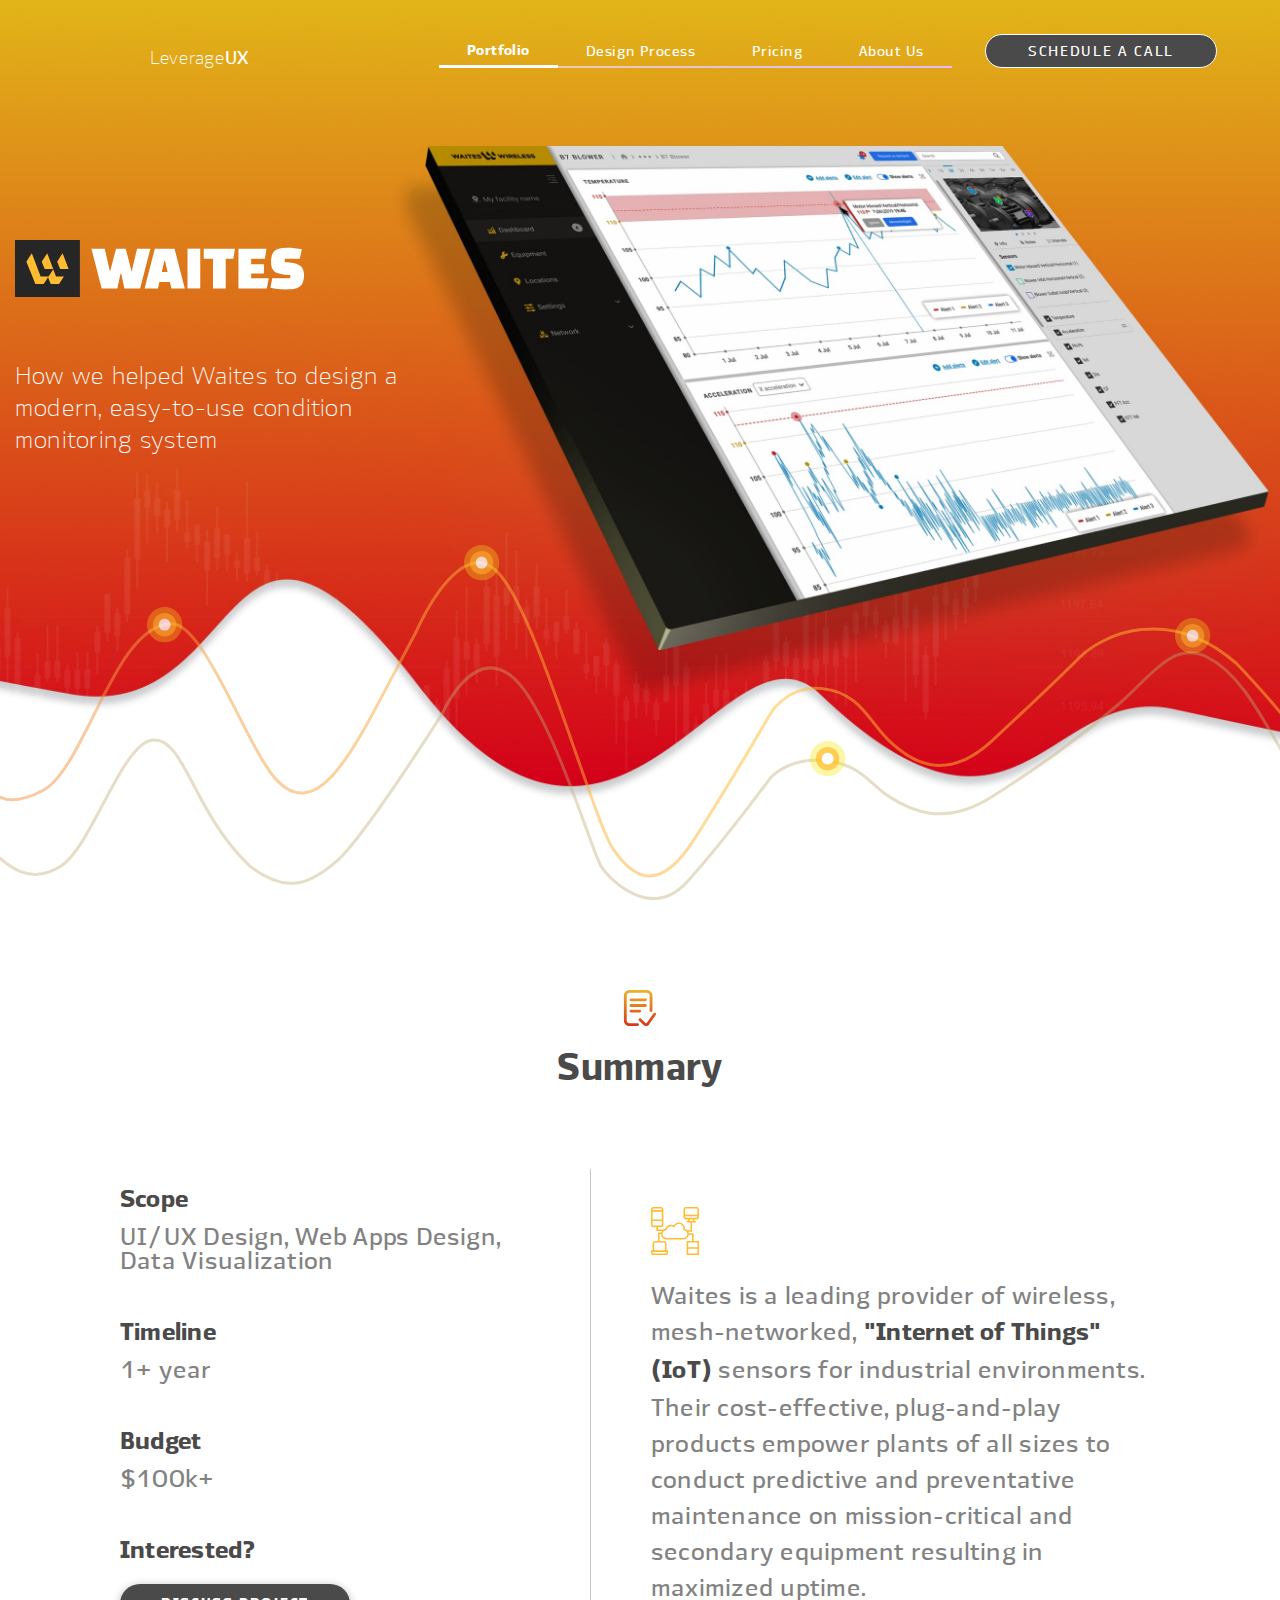
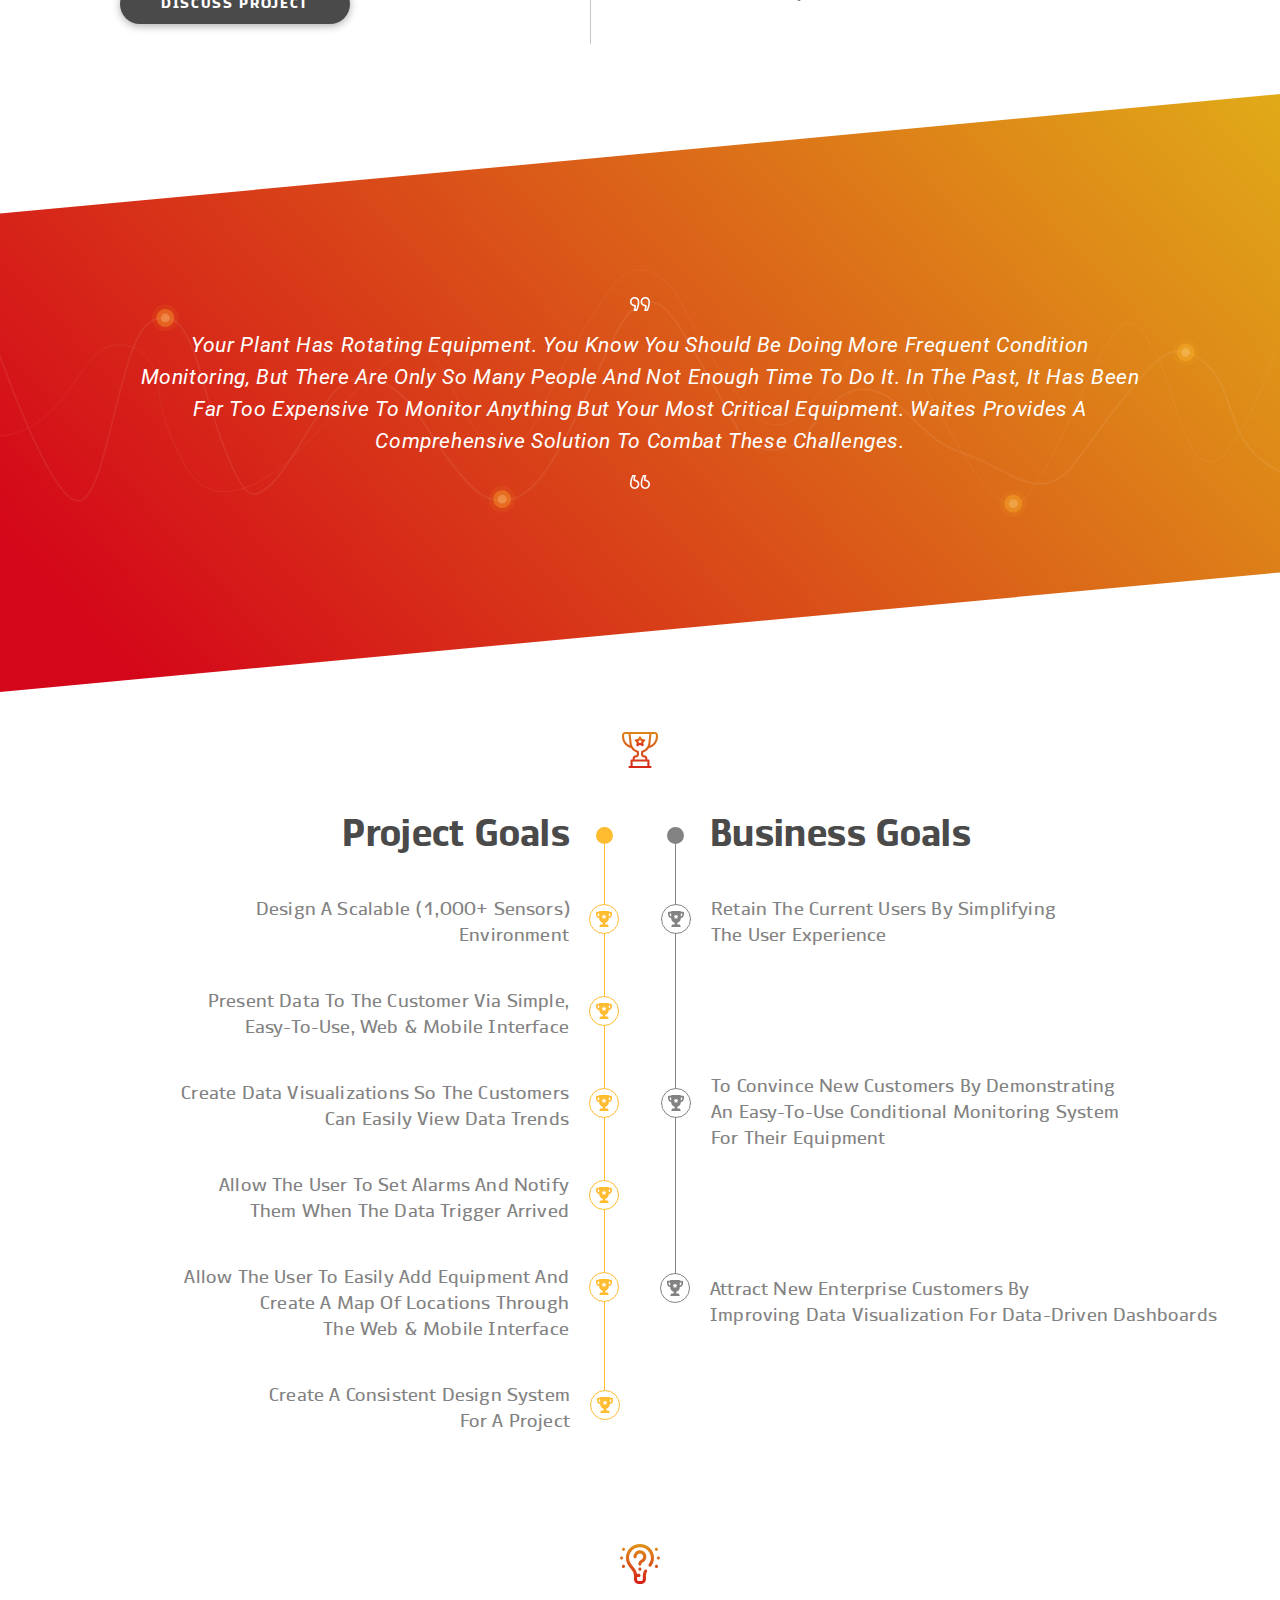
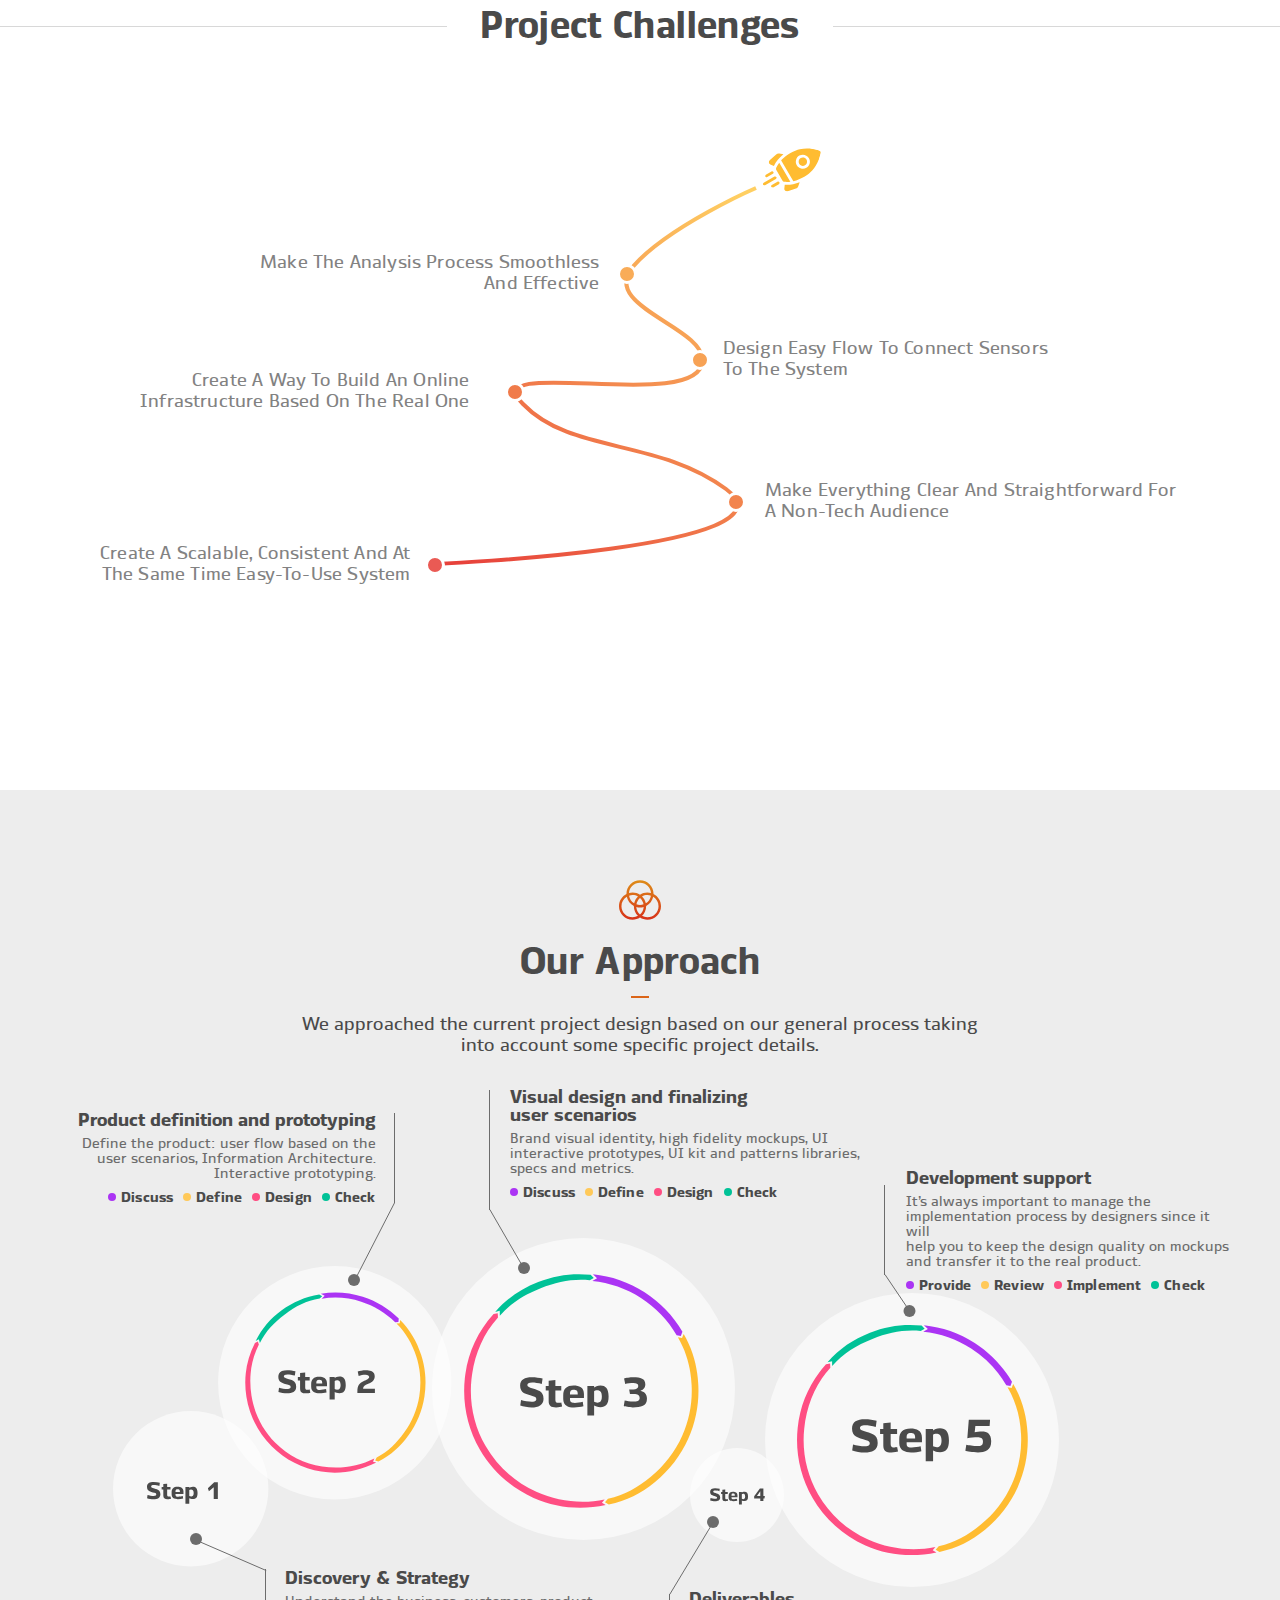
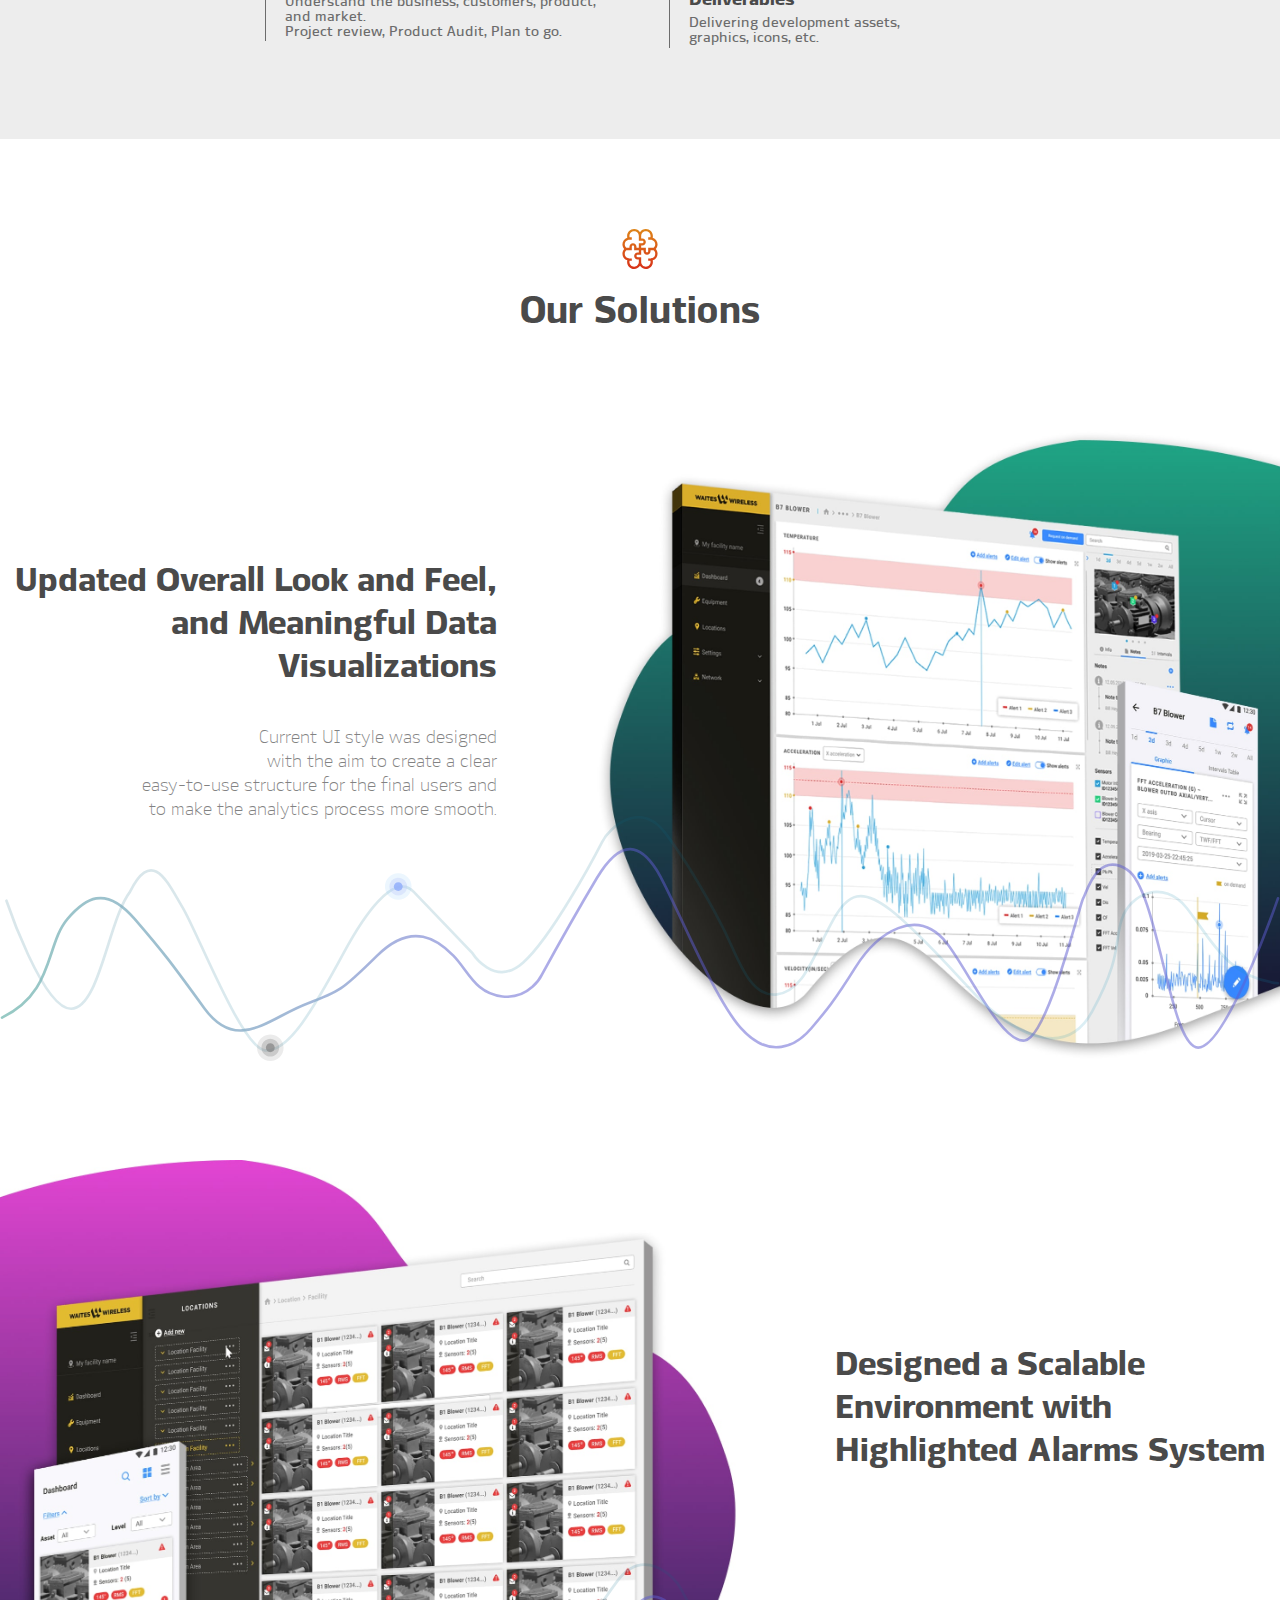
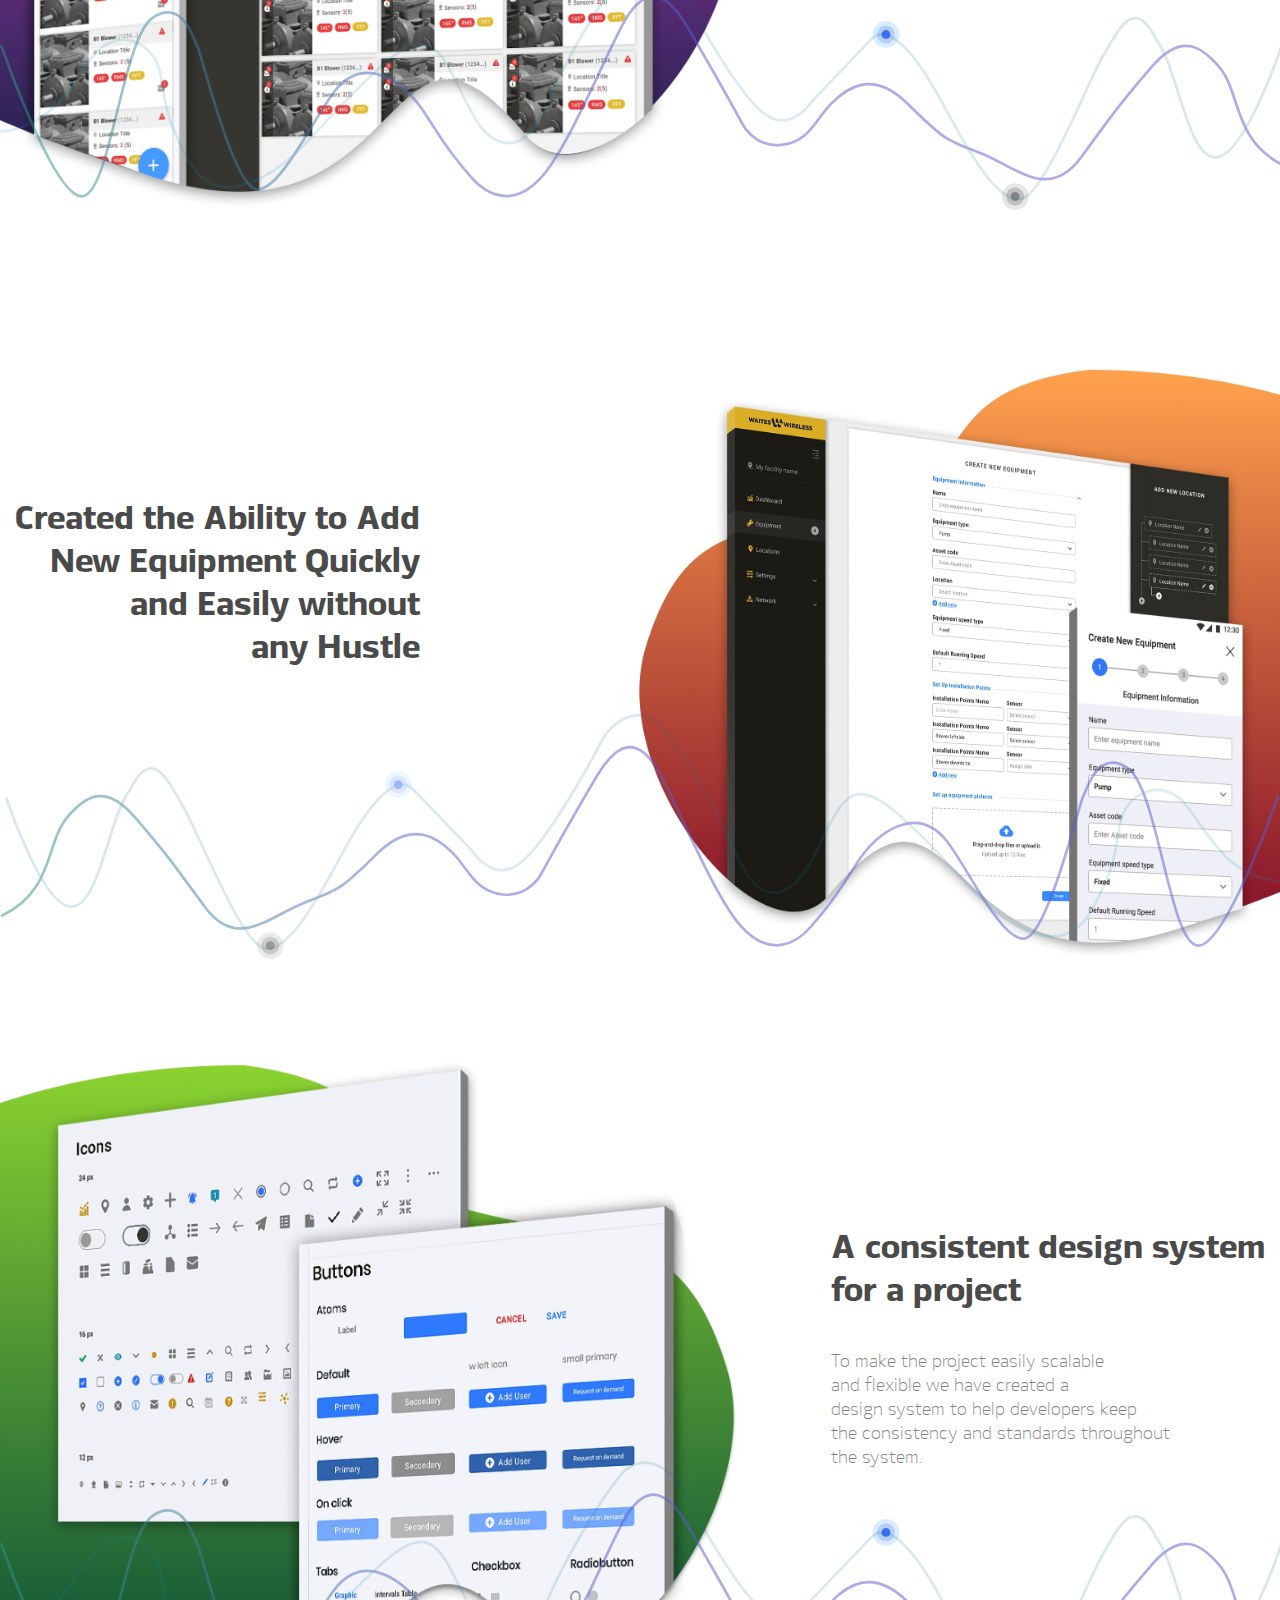
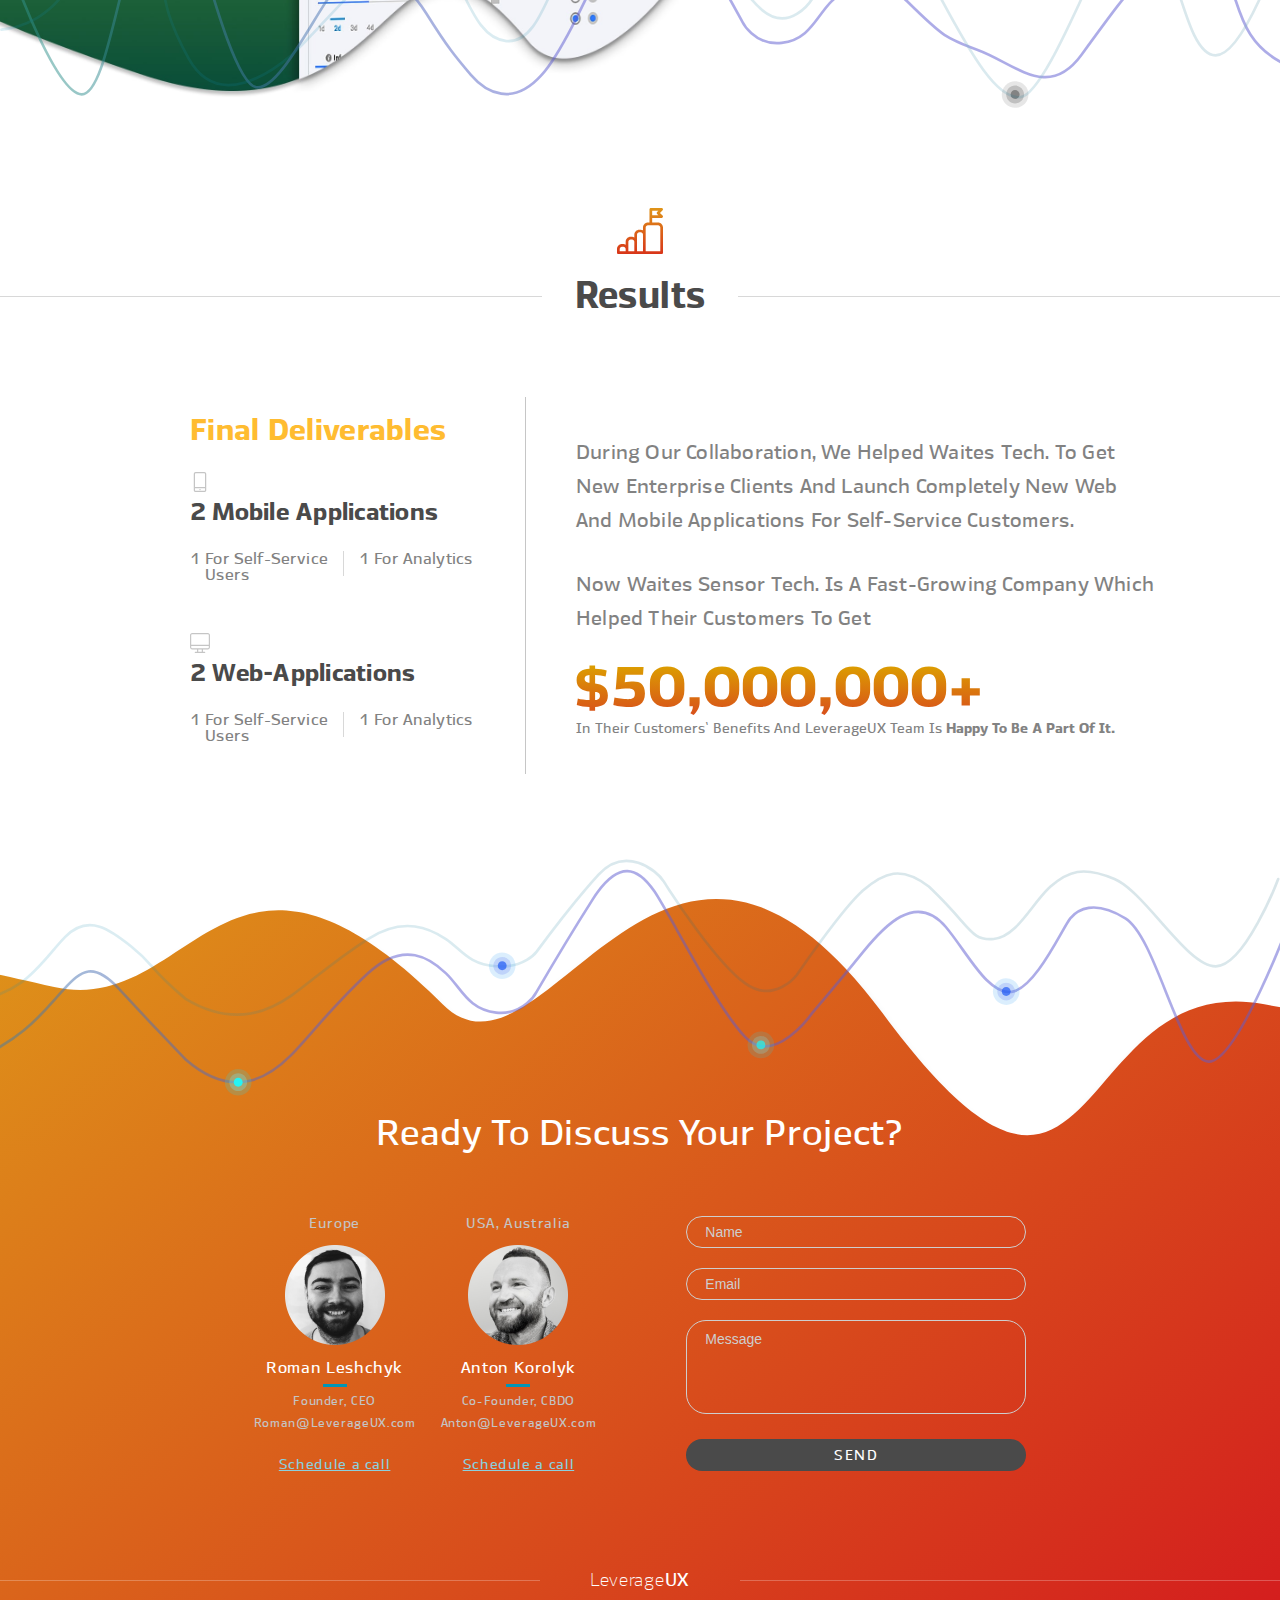
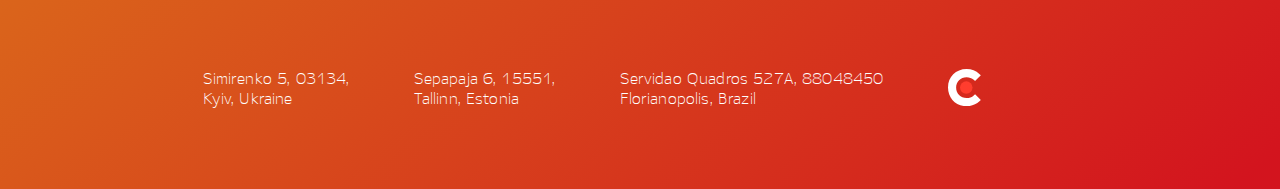
<file: waites-showcase.html>
<!DOCTYPE html>
<html lang=en>
	<head>
		<meta name="robots" content="noindex">
		<meta charset="UTF-8">
		<meta name="viewport" content="width=device-width, initial-scale=1">
		<meta name="theme-color" content="#e2b518">
		<meta name="description" content="Waites">

		<link rel="icon" href="favicon.ico" type="img/favicon.ico" />
		<link rel="stylesheet" href="https://fonts.googleapis.com/css?family=Roboto">
		<link rel="stylesheet" href="css/fonts.css">
		<link rel="stylesheet" href="css/normalize.css">
		<link rel="stylesheet" href="css/global.css">
		<link rel="stylesheet" href="css/showcases.css">
		<link rel="stylesheet" href="css/waites.css">

		<!-- Google Tag Manager -->
		<script>(function(w,d,s,l,i){w[l]=w[l]||[];w[l].push({'gtm.start':
			new Date().getTime(),event:'gtm.js'});var f=d.getElementsByTagName(s)[0],
			j=d.createElement(s),dl=l!='dataLayer'?'&l='+l:'';j.async=true;j.src=
			'https://www.googletagmanager.com/gtm.js?id='+i+dl;f.parentNode.insertBefore(j,f);
			})(window,document,'script','dataLayer','GTM-M9BMCH3');</script>
		<!-- End Google Tag Manager -->

		<script src="https://ajax.googleapis.com/ajax/libs/jquery/3.4.1/jquery.min.js"></script>
		<script src="js/main.js"></script>
		<script type="text/javascript" src="https://widget.clutch.co/static/js/widget.js"></script>
		<script src="js/events.js"></script>
		
		<title>Waites</title>
	</head>
	<body class="showcase waites__page">
		<!-- Google Tag Manager (noscript) -->
		<noscript><iframe src="https://www.googletagmanager.com/ns.html?id=GTM-M9BMCH3"
			height="0" width="0" style="display:none;visibility:hidden"></iframe></noscript>
		<!-- End Google Tag Manager (noscript) -->

		<header class="header animated">
			<div class="header__container">
				<div class="header__block header__block_logo">
					<a class="header__logo animated" href="./">Leverage<span>UX</span></a>
					<div id="btn_om" class="header__btn_om">
						<span></span><span></span><span></span>
					</div>
				</div>
				<div class="header__block header__block_menu">
	    		<nav id="menu" class="header__menu">
	    			<div class="menu__btn_back">
	    				<svg class="btn__back" width="32" height="20" viewBox="0 0 32 20" xmlns="http://www.w3.org/2000/svg">
							<path d="M1.38527 8.61473H27.2708L21.0941 2.43768C20.553 1.89688 20.553 1.01961 21.0941 0.478895C21.6352 -0.0622196 22.5125 -0.0622196 23.0528 0.478895L31.5942 9.02041C32.1353 9.56121 32.1353 10.4386 31.5942 10.9792L23.0528 19.5211C22.7823 19.7917 22.4279 19.9269 22.0735 19.9269C21.7191 19.9269 21.3646 19.7917 21.0941 19.5211C20.553 18.9803 20.553 18.103 21.0941 17.5624L27.2708 11.385H1.38527C0.620314 11.385 0 10.7648 0 9.99984C0 9.23489 0.620234 8.61473 1.38527 8.61473Z"/>
						</svg>
	    			</div>
	  				<div class="header__menu_link active">
	    				<img class="menu__link_img" src="./img/port.svg" alt="portfolio">
	    				<a href="./portfolio.html">Portfolio</a>
	    				<div class="link__line active"></div>
	    			</div>
	    			<div class="header__menu_link">
	    				<img class="menu__link_img" src="./img/des.svg" alt="design">
	    				<a href="./design-process.html">Design Process</a>
	    				<div class="link__line"></div>
	    			</div>
	    			<div class="header__menu_link">
	    				<img class="menu__link_img" src="./img/pric.svg" alt="pricing">
	    				<a href="./pricing.html">Pricing</a>
	    				<div class="link__line"></div>
	    			</div>
	    			<div class="header__menu_link">
	    				<img class="menu__link_img" src="./img/about.svg" alt="about">
	    				<a href="./about.html">About Us</a>
	    				<div class="link__line"></div>
	    			</div>
	    			<div class="header__menu_line"></div>
	    		</nav>
				</div>
				<a id="btn_ep" href="https://calendly.com/leverageux/intro" class="btn header__btn_ep" target=_blank>Schedule A call</a>
	  		<div class="menu__back"></div>
  		</div>
		</header>
		
		<main class="content">
			<section class="content__section section__hero">
				<div class="hero__info">
					<h1 class="hero__title"><img src="./img/showcases/waites/logo.svg" alt="Waites"></h1>
					<p class="hero__descr">How we helped Waites to design a<br> modern, easy-to-use condition<br> monitoring system</p>
				</div>
				<div class="hero__lines"></div>
			</section>

			<section class="content__section section__summary">
				<div class="showcase__title">
					<img src="./img/showcases/waites/summary.svg" alt="summary">
					<h2>Summary</h2>
				</div>
				<div class="summary__container">
					<div class="summary__block summary__block-info">
						<h4>Scope</h4>
						<p>UI/UX Design, Web Apps Design, <br>Data Visualization</p>
						<h4>Timeline</h4>
						<p>1+ year</p>
						<h4>Budget</h4>
						<p>$100k+</p>
						<h4>Interested?</h4>
						<a href="https://calendly.com/leverageux/intro" target=_blank id="link_calend_waites">Discuss Project</a>
					</div>
					<div class="summary__block summary__block-descr">
						<img src="./img/showcases/waites/sum_descr.svg" alt="icon">
						<p>Waites is a leading provider of wireless, <br>mesh-networked, <b>"Internet of Things" <br>(IoT)</b> sensors for industrial environments. <br>Their cost-effective, plug-and-play <br>products empower plants of all sizes to <br>conduct predictive and preventative <br>maintenance on mission-critical and <br>secondary equipment resulting in <br>maximized uptime.</p>
					</div>
				</div>
			</section>

			<section class="content__section section__comment">
				<img src="./img/showcases/mark_1.svg" alt="mark_1">
				<div class="comment">
					Your plant has rotating equipment. You know you should be doing more frequent condition <br>monitoring, but there are only so many people and not enough time to do it. In the past, it has been <br>far too expensive to monitor anything but your most critical equipment. Waites provides a <br>comprehensive solution to combat these challenges.
				</div>
				<img src="./img/showcases/mark_2.svg" alt="mark_2">
				<div class="comment__lines"></div>
			</section>

			<section class="content__section section__goals">
				<img src="./img/showcases/waites/goals.svg" alt="goals">
				<div class="goals__container">
					<div class="goals__block goals__block-project">
						<h3>Project goals</h3>
						<p class="goal goal_1">Design a scalable (1,000+ sensors) <br>environment</p>
						<p class="goal goal_2">Present data to the customer via simple, <br>easy-to-use, web & mobile interface</p>
						<p class="goal goal_3">Create data visualizations so the customers <br>can easily view data trends</p>
						<p class="goal goal_4">Allow the user to set alarms and notify <br>them when the data trigger arrived</p>
						<p class="goal goal_5">Allow the user to easily add equipment and <br>create a map of locations through <br>the web & mobile interface</p>
						<p class="goal goal_6">Create a consistent design system <br>for a project</p>
					</div>
					<div class="goals__block goals__block-business">
						<h3>Business Goals</h3>
						<p class="goal goal_1">Retain the current users by simplifying <br>the User Experience</p>
						<p class="goal goal_2">To convince new customers by demonstrating <br>an easy-to-use conditional monitoring system <br>for their equipment</p>
						<p class="goal goal_3">Attract new enterprise customers by <br>improving data visualization for data-driven dashboards</p>
					</div>
				</div>
			</section>

			<section class="content__section section__challenges">
				<div class="showcase__title showcase__title-line">
					<img src="./img/showcases/waites/challenges.svg" alt="challenges">
					<h2>Project Challenges</h2>
					<div class="title__line"></div>
				</div>
				<div class="challenges__container">
					<img class="rocket" src="./img/showcases/waites/rocket.svg" alt="rocket">
					<p class="challenge challenge__left challenge_1">Create a scalable, consistent and at <br>the same time easy-to-use system</p>
					<p class="challenge challenge__right challenge_2">Make everything clear and straightforward for <br>a non-tech audience</p>
					<p class="challenge challenge__left challenge_3">Create A Way To Build An Online <br>Infrastructure Based On The Real One</p>
					<p class="challenge challenge__right challenge_4">Design easy flow to connect sensors <br>to the system</p>
					<p class="challenge challenge__left challenge_5">Make the analysis process smoothless <br>and effective</p>
				</div>
			</section>

			<section class="content__section section__approach">
				<div class="showcase__title">
					<img src="./img/showcases/waites/approach.svg" alt="approach">
					<h2>Our Approach</h2>
					<div class="title__line-approach"></div>
					<p class="approach__descr">We approached the current project design based on our general process taking <br>into account some specific project details.</p>
				</div>
				<div class="approach__container">
					<div class="approach__steps">	
						<img class="steps__img" src="./img/showcases/waites/steps.svg" alt="steps">
						<div class="approach__steps_descr">
							<div class="approach__steps_block step_1">
								<div class="step__block">
									<h3 class="step__title"><span class="step__number">1. </span>Discovery &amp; Strategy</h3>
									<p class="step_descr">Understand the business, customers, product, <br>and market. <br>Project review, Product Audit, Plan to go.</p>
								</div>
							</div>
							<div class="approach__steps_block step_2">
								<div class="step__block">
									<h3 class="step__title"><span class="step__number">2. </span>Product definition and prototyping</h3>
									<p class="step_descr">Define the product: user flow based on the <br>user scenarios, Information Architecture. <br>Interactive prototyping.</p>
									<div class="step_tegs">
										<span class="teg purple">Discuss</span>
										<span class="teg yellow">Define</span>
										<span class="teg pink">Design</span>
										<span class="teg green">Check</span>
									</div>
								</div>
							</div>
							<div class="approach__steps_block step_3">
								<div class="step__block">
									<h3 class="step__title"><span class="step__number">3. </span>Visual design and finalizing <br>user scenarios</h3>
									<p class="step_descr">Brand visual identity, high fidelity mockups, UI <br>interactive prototypes, UI kit and patterns libraries, <br>specs and metrics.</p>
									<div class="step_tegs">
										<span class="teg purple">Discuss</span>
										<span class="teg yellow">Define</span>
										<span class="teg pink">Design</span>
										<span class="teg green">Check</span>
									</div>
								</div>
							</div>
							<div class="approach__steps_block step_4">
								<div class="step__block">
									<h3 class="step__title"><span class="step__number">4. </span>Deliverables</h3>
									<p class="step_descr">Delivering development assets, <br>graphics, icons, etc.</p>
								</div>
							</div>
							<div class="approach__steps_block step_5">
								<div class="step__block">
									<h3 class="step__title"><span class="step__number">5. </span>Development support</h3>
									<p class="step_descr">It’s always important to manage the <br>implementation process by designers since it will <br>help you to keep the design quality on mockups <br>and transfer it to the real product.</p>
									<div class="step_tegs">
										<span class="teg purple">Provide</span>
										<span class="teg yellow">Review</span>
										<span class="teg pink">Implement</span>
										<span class="teg green">Check</span>
									</div>
								</div>
							</div>
						</div>
					</div>
				</div>	
			</section>

			<div class="showcase__title">
				<img src="./img/showcases/waites/solutions.svg" alt="solutions">
				<h2>Our solutions</h2>
			</div>
			<section class="content__section section__board section__board-right section__updated">
				<div class="section__container section__container_img"></div>
				<div class="section__container section__container_text">
					<h3 class="section__title">Updated Overall Look and Feel,<br> and Meaningful Data<br> Visualizations</h3>
					<p class="section__description">Current UI style was designed<br> with the aim to create a clear <br>easy-to-use structure for the final users and<br> to make the analytics process more smooth.
					</p>				
				</div>
				<div class="img__block img__lines"></div>
			</section>

			<section class="content__section section__board section__board-left section__alarms">
				<div class="section__container section__container_img"></div>
				<div class="section__container section__container_text">
					<h3 class="section__title">Designed a Scalable<br> Environment with<br> Highlighted Alarms System</h3>
				</div>
				<div class="img__block img__lines"></div>
			</section>

			<section class="content__section section__board section__board-right section__equipment">
				<div class="section__container section__container_img"></div>
				<div class="section__container section__container_text">
					<h3 class="section__title">Created the Ability to Add<br> New Equipment Quickly<br> and Easily without<br> any Hustle</h3>
				</div>
				<div class="img__block img__lines"></div>
			</section>

			<section class="content__section section__board section__board-left section__system">
				<div class="section__container section__container_img"></div>
				<div class="section__container section__container_text">
					<h3 class="section__title">A consistent design system<br> for a project</h3>
					<p class="section__description">To make the project easily scalable<br> and flexible we have created a<br> design system to help developers keep<br> the consistency and standards throughout<br> the system.</p>
				</div>
				<div class="img__block img__lines"></div>
			</section>

			<section class="content__section section__results">
				<div class="showcase__title showcase__title-line">
					<img src="./img/showcases/waites/results.svg" alt="results">
					<h2>Results</h2>
					<div class="title__line"></div>
				</div>
				<div class="results__container">
					<div class="results__block results__block-final">
						<h3>Final Deliverables</h3>
						<img src="./img/showcases/results__mob.svg" alt="icon">
						<h4>2 mobile applications</h4>
						<div class="applic">
							<span>1&nbsp;</span>
							<span>for self-service <br>users</span>
							<div></div>
							<span>1 for analytics</span>
						</div>
						<img class="results__desk" src="./img/showcases/results__desk.svg" alt="icon">
						<h4>2 web-applications</h4>
						<div class="applic">
							<span>1&nbsp;</span>
							<span>for self-service <br>users</span>
							<div></div>
							<span>1 for analytics</span>
						</div>
					</div>
					<div class="results__block results__block-descr">
						<p>During our collaboration, we helped Waites Tech. to get <br>new enterprise clients and launch completely new web <br>and mobile applications for self-service customers.</p>
						<p>Now Waites Sensor Tech. is a fast-growing company which <br>helped their customers to get</p>
						<img src="./img/showcases/waites/price.svg" alt="price">
						<span>In their customers` benefits and LeverageUX team is <b>happy to be a part of it.</b></span>
					</div>
				</div>
			</section>	
		</main>

		<footer class="footer">
			<div class="lines__block footer__lines"></div>
			<div class="footer__block footer__block_title">
				<h3 class="footer__title">Ready to discuss your project?</h3>
			</div>
			<div class="footer__block footer__block_feedback">
				<div class="feedback feedback__founders">
					<div class="founder founder__first">
						<p class="founder__location">Europe</p>
						<img class="founder__photo" src="./img/about/photo_1.png" alt="photo_1">
						<p class="founder__name">Roman Leshchyk</p>
						<p class="founder__position">Founder, CEO</p>
						<a class="founder__email" onclick="sendEventEmailFirst()" id="email_fr_1" href="mailto:roman@leverageux.com">Roman@LeverageUX.com </a>
						<a class="founder__calendar" id="calendar_fr_1" href="https://calendly.com/leverageux-agency/intro" target=_blank>Schedule a call</a>
					</div>
					<div class="founder founder__second">
						<p class="founder__location">USA, Australia</p>
						<img class="founder__photo" src="./img/photo_2.png" alt="photo_2">
						<p class="founder__name">Anton Korolyk</p>
						<p class="founder__position">Co-Founder, CBDO</p>
						<a class="founder__email" onclick="sendEventEmailSecond()" id="email_fr_2" href="mailto:anton@leverageux.com">Anton@LeverageUX.com</a>
						<a class="founder__calendar" id="calendar_fr_2" href="https://calendly.com/leverageux/intro" target=_blank>Schedule a call</a>
					</div>
				</div>
				<div class="feedback feedback__form">
					<div class="form__container">
						<input type="text" class="validation validation__footer-form feedback__form-input" id="nameFooter" name="name" placeholder="Name">
						<input type="email" class="validation validation__footer-form validation__footer-email feedback__form-input" id="emailFooter" name="email" placeholder="Email">
						<textarea class="validation validation__footer-form validation__textarea feedback__form-descr" id="descrFooter" name="message" placeholder="Message"></textarea>
						<div class="validation__text validation__text-footer">
							<img src="./img/estimate/invalid.svg" alt="invalid">
							<span class="valid__text valid__text-all_forms">please fill these fields</span>
						</div>
						<button class="btn btn__feedback" id="formBtnFooter">Send</button>
					</div>
					<div id="feedbackModal" class="modal">
						<div class="modal-content">
							<span class="close">
								<svg xml:space="preserve" enable-background="new 0 0 15 15" height="15px" id="cross" version="1.1" viewBox="0 0 15 15" width="15px" x="0px" xmlns="http://www.w3.org/2000/svg" y="0px">
									<path d="M5.792,7.499L0,0.707l0.708-0.706L7.497,5.79L7.5,5.793L14.293,0L15,0.707L9.207,7.5l0.001,0.001L15,14.293
									l-0.708,0.706L7.503,9.21L7.5,9.207L0.707,15L0,14.293L5.792,7.499L5.792,7.499z"/>
								</svg>
							</span>
							<div class="feedback__message-send">Thanks, your letter sent.</div>
							<div class="feedback__message-notsend">Sorry, your letter not sent.</div>
						</div>
						<div class="modal__back"></div>
					</div>
				</div>
			</div>
			<div class="footer__block footer__block_contacts">
				<div class="footer__block_logo">
					<div class="footer__line footer__line_left"></div>
					<a class="footer__logo" href="./">Leverage<span>UX</span></a>
					<div class="footer__line footer__line_right"></div>
				</div>
				<div class="footer__contacts">
					<div class="contacts__block">
						<p>Simirenko 5, 03134, <br>Kyiv, Ukraine</p>
					</div>
					<div class="contacts__block">
						<p>Sepapaja 6, 15551, <br>Tallinn, Estonia</p>
					</div>
					<div class="contacts__block">
						<p>Servidao Quadros 527A, 88048450<br>Florianopolis, Brazil</p>
					</div>
					<div class="contacts__block">
						<div id="clutch" class="clutch-widget" data-url="https://widget.clutch.co" data-widget-type="1" data-height="50" data-clutchcompany-id="1396899">
							<svg class="cw__svg" xmlns="http://www.w3.org/2000/svg" version="1.2" baseProfile="tiny" viewBox="0 0 19.5 22"><path fill="#fff" d="M15.2 15.6c-1.1 1-2.6 1.6-4.2 1.6-3.6 0-6.2-2.6-6.2-6.2S7.4 4.9 11 4.9c1.6 0 3.1.5 4.2 1.5l.8.7 3.4-3.4-.9-.8C16.6 1 13.9 0 11 0 4.6 0 0 4.6 0 10.9 0 17.2 4.7 22 11 22c2.9 0 5.6-1 7.6-2.9l.8-.8-3.4-3.4-.8.7z"/><circle fill="#ff3d2e" cx="10.8" cy="11" r="3.7"/></svg>
						</div>
					</div>
				</div>
			</div>
		</footer>
		<a href="#" class="scrollup"></span></a>
		<script>
			function sendEventEmailFirst() {
				dataLayer.push({
					'eventCategory': 'contact',
					'eventAction': 'click', 
					'eventLabel': 'email - Roman Leshchyk',
					'event': 'autoEvent',
				});
			}
			function sendEventEmailSecond() {
				dataLayer.push({
					'eventCategory': 'contact',
					'eventAction': 'click', 
					'eventLabel': 'email - Anton Korolyk',
					'event': 'autoEvent',
				});
			}
		</script>
	</body>
	
</html>
</file>
<file: css/fonts.css>
@font-face{
font-family: 'Ekibastuz';
src: url('../fonts/ekibastuz_regular.eot');
src: url('../fonts/ekibastuz_regular.eot?iefix') format('eot'),
url('../fonts/ekibastuz_regular.woff') format('woff'),
url('../fonts/ekibastuz_regular.ttf') format('truetype'),
url('../fonts/ekibastuz_regular.svg#webfont') format('svg');
font-weight: normal;
font-style: normal;
}

@font-face{
font-family: 'Ekibastuz';
src: url('../fonts/ekibastuz_light.eot');
src: url('../fonts/ekibastuz_light?iefix') format('eot'),
url('../fonts/ekibastuz_light.woff') format('woff'),
url('../fonts/ekibastuz_light.ttf') format('truetype'),
url('../fonts/ekibastuz_light.svg#webfont') format('svg');
font-weight: lighter;
font-style: normal;
}

@font-face{
font-family: 'Ekibastuz';
src: url('../fonts/ekibastuz_bold.eot');
src: url('../fonts/ekibastuz_bold.eot?iefix') format('eot'),
url('../fonts/ekibastuz_bold.woff') format('woff'),
url('../fonts/ekibastuz_bold.ttf') format('truetype'),
url('../fonts/ekibastuz_bold.svg#webfont') format('svg');
font-weight: bold;
font-style: normal;
}

@font-face{
font-family: 'EkibastuzBlack';
src: url('../fonts/ekibastuz_black.eot');
src: url('../fonts/ekibastuz_black.eot?iefix') format('eot'),
url('../fonts/ekibastuz_black.woff') format('woff'),
url('../fonts/ekibastuz_black.ttf') format('truetype'),
url('../fonts/ekibastuz_black.svg#webfont') format('svg');
font-weight: normal;
font-style: normal;
}

@font-face{
font-family: 'EkibastuzBlack';
src: url('../fonts/ekibastuz_heavy.eot');
src: url('../fonts/ekibastuz_heavy.eot?iefix') format('eot'),
url('../fonts/ekibastuz_heavy.woff') format('woff'),
url('../fonts/ekibastuz_heavy.ttf') format('truetype'),
url('../fonts/ekibastuz_heavy.svg#webfont') format('svg');
font-weight: bold;
font-style: normal;
}
</file>
<file: css/global.css>
* {
  position: 0px;
  margin: 0;
  padding: 0;
  border: 0;
  outline: 0;
}
html, body {
  width: 100%;
  height: 100%;
}
body {
  background: #fff;
  font-size: 100%;
  font-family: 'Ekibastuz', 'Roboto',sans-serif;
  font-weight: normal;
  font-style: normal;
  cursor: default;
  overflow-x: hidden;
}
a {
  -webkit-user-select: none;
  -moz-user-select:    none;
  -ms-user-select:     none;
  user-select:         none;
  -webkit-appearance: none;
  -moz-appearance:    none;
  appearance:         none;
  -webkit-tap-highlight-color: transparent;
}
.menu__back {
  display: none;
  content: ' ';
  position: fixed;
  z-index: 100;
  top: 0;
  left: 0;
  bottom: 0;
  right: 0;
  background-color: rgba(0,0,0,0.5);
}
.menu__back.active{
  display: block;
}
.header {
  position: absolute;
  top: 0;
  left: 0;
  right: 0;
  z-index: 9999;
  display: flex;
}
.header__container {
  display: flex;
  align-items: flex-end;
  width: calc(100% - 213px);
  max-width: 1920px;
  margin: 0 auto;
  padding: 0 63px 0 150px;
  overflow: hidden;
}
.header__block_logo {
  position: relative;
  display: flex;
  justify-content: space-between;
  align-items: flex-end;
  margin-right: auto;
}
.header__logo {
  font-size: 18px;
  line-height: 20px;
  letter-spacing: 0.04em;
  color: #A6A6A6;
  cursor: pointer;
  text-decoration: none;
}
.header__logo span {
  display: inline-block;
  color: #00A2B8;
  font-weight: bold;
  transition: all 0.8s ease;
}
.header__logo:hover span {
  transition: all 0.8s ease;
  -moz-transform: rotateX(360deg);
  -ms-transform: rotateX(360deg);
  -webkit-transform: rotateX(360deg);
  -o-transform: rotateX(360deg);
  transform: rotateX(360deg);
}
.header.animated .header__logo span {
  animation: rotateUXheader 1.5s ease;
}
@keyframes rotateUXheader {
  0% {
    -moz-transform: rotateX(540deg);
    -ms-transform: rotateX(540deg);
    -webkit-transform: rotateX(540deg);
    -o-transform: rotateX(540deg);
    transform: rotateX(540deg);
  }
  100% {
    -moz-transform: rotateX(0deg);
    -ms-transform: rotateX(0deg);
    -webkit-transform: rotateX(0deg);
    -o-transform: rotateX(0deg);
    transform: rotateX(0deg);
  }
}
.btn {
  justify-content: center;
  align-items: center;
  font-family: 'Ekibastuz';
  font-weight: 900;
  font-size: 14px;
  line-height: 14px;
  letter-spacing: 0.12em;
  background: #00A2B8;
  border-radius: 20px;
  text-transform: uppercase;
  text-decoration: none;
  color: #fff;
  cursor: pointer;
  -webkit-user-select: none;
  -moz-user-select:    none;
  -ms-user-select:     none;
  user-select:         none;
  -webkit-appearance: none;
  -moz-appearance:    none;
  appearance:         none;
  -webkit-tap-highlight-color: transparent;
}
.btn:hover {
  background: #fff;
  color: #00A2B8;
}
.btn:active {
  background: #00A2B8;
  color: #fff;
}
.header__btn_ep {
  display: inline-flex;
  font-family: 'Ekibastuz';
  font-weight: 900;
  width: 230px;
  height: 32px;
  background: transparent;
  border: 1px solid #00A2B8;
  border-radius: 20px;
  color: #00A2B8;
  margin-left: 33px;
}
.header__btn_om {
  display: none;
  flex-direction: column;
  justify-content: center;
  align-items: center;
  padding: 15px;
  cursor: pointer;
  -webkit-user-select: none;
  -moz-user-select:    none;
  -ms-user-select:     none;
  user-select:         none;
  -webkit-appearance: none;
  -moz-appearance:    none;
  appearance:         none;
  -webkit-tap-highlight-color: transparent;
}
.header__btn_om:hover span {
  background: #00A2B8;
}
.header__btn_om span{
  display: inline-block;
  width: 24px;
  height: 3px;
  background: #6C6C6C;
  border-radius: 2px;
  margin-bottom: 5px;
}
.header__btn_om span:last-child {
  margin-bottom: 0;
}
.header.scrolled .header__btn_om span {
  background: #fff;
}
.header.scrolled .header__btn_om:hover span {
  background: #00A2B8;
}
.header__menu {
  position: relative;
  display: flex;
  width: max-content;
  margin-left: auto;
}
.header__block_menu {
  overflow: hidden;
}
.header__menu_line {
  display: block;
  position: absolute;
  bottom: 0;
  width: 100%;
  height: 2px;
  background: linear-gradient(147.42deg, #e3bafc 10.26%, #b1dce6 115.14%);
  -moz-transform: rotate(-180deg);
  -ms-transform: rotate(-180deg);
  -webkit-transform: rotate(-180deg);
  -o-transform: rotate(-180deg);
  transform: rotate(-180deg);
}
.header.animated .header__menu_line{
  animation: moveLine 1s 1 linear;
}
@keyframes moveLine {
  0% {
    left: calc(100% + 63px);
  }
  100% {
    left: calc(0% + 63px);
  }
}
.menu__btn_back, .menu__link_img {
  display: none;
}
.header__menu_link {
  position: relative;
}
.header__menu_link a {
  display: flex;
  justify-content: center;
  align-items: flex-end;
  white-space: nowrap;
  color: #A6A6A6;
  font-weight: bold;
  font-size: 14px;
  line-height: 14px;
  letter-spacing: 0.04em;
  text-decoration: none;
  cursor: pointer;
  -webkit-user-select: none;
  -moz-user-select:    none;
  -ms-user-select:     none;
  user-select:         none;
  -webkit-appearance: none;
  -moz-appearance:    none;
  appearance:         none;
  -webkit-tap-highlight-color: transparent;
  padding-left: 2em;
  padding-right: 2em;
  padding-bottom: 10px;
  height: 57.5px;
}
.header__menu_link.active a {
  color: #00A2B8;
  font-weight: normal;
  font-family: EkibastuzBlack;
}
.link__line {
  display: none;
  position: absolute;
  bottom: 0;
  left: 0;
  width: 100%;
  height: 3px;
  background: #00A2B8;
  z-index: 9;
}
.link__line.active {
  display: block;
  animation: activeLine 1.1s 1 ease;
}
@keyframes activeLine {
  0% {
    opacity: 0;
  }
  99% {
    opacity: 0;
  }
  100% {
    opacity: 100%;
  }
}
.header__menu_link a:hover {
  color: #00A2B8;
}
.header__menu_link a:active {
  color: #00A2B8;
}

.header.scrolled {
  position: fixed;
  background: #f9f9f9;
  box-shadow: 0px 4px 4px rgba(0, 0, 0, 0.18);
}
.header.scrolled .header__menu_link a {
  height: 52px;
  padding-bottom: 0;
  align-items: center;
}
.header.scrolled .header__block_logo {
  align-items: center;
  width: 100%;
  max-width: 245px;
  height: 100%;
}
.header.scrolled .header__menu_line {
  display: none;
}
.header.scrolled .header__block_logo:before {
  content: '';
  display: block;
  position: absolute;
  top: 0;
  bottom: 0;
  left: -150px;
  right: 0;
  background: linear-gradient(94.95deg, #0B161E 0%, #0C6571 103.53%);
  z-index: -1;
  clip-path: polygon(0 0, 100% 0, calc(100% - 20px) 100%, 0 100%);
}
.header.scrolled .header__container {
  align-items: center;
}
.header.scrolled .header__btn_ep {
  color: #fff;
  background: #00A2B8;
  box-shadow: 0px 2px 8px rgba(0, 0, 0, 0.32);
}
.header.scrolled .header__btn_ep:hover{
  opacity: 0.9;
  box-shadow: 0px 0px 12px rgba(0, 0, 0, 0.36);
}

.content {
  display: flex;
  flex-direction: column;
  justify-content: center;
  align-items: center;
}
.content__section {
  width: 100%;
  text-align: center;
}
.section__hero {
  position: relative;
  background-repeat: no-repeat;
  background-position: center bottom;
  background-size: cover;
  -o-background-size: cover;
  -webkit-background-size: cover;
  -moz-background-size: cover;
  -khtml-background-size: cover;
  margin-bottom: 90px;
}
.hero__title {
  font-family: 'EkibastuzBlack';
  font-weight: normal;
  font-size: 54px;
  line-height: 54px;
  letter-spacing: 0.01em;
  text-transform: capitalize;
  color: #00A2B8;
  margin: 0 0 18px;
}
.hero__descr {
  font-weight: bold;
  font-size: 18px;
  line-height: 28px;
  letter-spacing: 0.01em;
  color: #828282;
}
.hero__lines {
  position: absolute;
  width: 100%;
  pointer-events: none;
  background-repeat: no-repeat;
  background-position: center bottom;
  background-size: cover;
  -o-background-size: cover;
  -webkit-background-size: cover;
  -moz-background-size: cover;
  -khtml-background-size: cover;
  background-image: url(../img/hero_lines.svg);
  height: 500px;
  bottom: 0;
  z-index: 2;
}

.section__board {
  position: relative;
  overflow: hidden;
  margin-bottom: 100px;
  background: #fff;
  margin-top: -1px;
}
.section__crypt {
  z-index: 2;
}
.section__money {
  z-index: 3;
}
.section__board.animated .section__container_text {
  animation: blockOpacity 3s 1 ease;
}
.section__container_text {
  position: absolute;
  top: 0;
  max-width: 495px;
  z-index: 9;
}
.section__container_img {
  width: 100%;
  height: 650px;
  overflow: hidden;
}
.section__container_img {
  background-repeat: no-repeat;
  background-size: contain;
  -o-background-size: contain;
  -webkit-background-size: contain;
  -moz-background-size: contain;
  -khtml-background-size: contain;
}
.section__board-right .section__container_img {
  background-position: right;
}
.section__board-left .section__container_img {
  background-position: left;
}
.img__block {
  position: absolute;
  width: 100%;
  height: 100%;
  background-repeat: no-repeat;
  background-size: contain;
  -o-background-size: contain;
  -webkit-background-size: contain;
  -moz-background-size: contain;
  -khtml-background-size: contain;
}
.img__board {
  z-index: 2
}
.img__gradient {
  z-index: 1;
}
.img__lower {
  z-index: 3;
}
.section__board-right .img__block {
  background-position: right bottom;
}
.section__board-left .img__block {
  background-position: left bottom;
}
.section__board-right .img__block.img__lower {
  background-position: right 1px;
}
.section__board-left .img__block.img__lower {
  background-position: left 1px;
}
.section__board.animated .section__container_text {
  animation: blockOpacity 3s 1 ease;
}
@keyframes blockOpacity {
  0% {
    opacity: 0;
  }
  50% {
    opacity: 0;
  }
  100% {
    opacity: 1;
  }
}
.section__board.animated .img__board {
  animation: showImgBlockToTop 1.6s 1 ease;
}
@keyframes showImgBlockToTop {
  0% {
    top: 100%;
  }
  50% {
    top: 100%;
  }
  100% {
    top: 0;
  }
}
.section__board-right.animated .img__gradient,
.section__board-right.animated .img__lower {
  animation: showImgBlockToLeft 0.8s 1 ease;
}
@keyframes showImgBlockToLeft {
  0% {
    left: 100%;
  }
  100% {
    left: 0;
  }
}
.section__board-left.animated .img__gradient,
.section__board-left.animated .img__lower {
  animation: showImgBlockToRight 0.8s 1 ease;
}
@keyframes showImgBlockToRight {
  0% {
    right: 100%;
  }
  100% {
    right: 0;
  }
}
.section__real .img__board {
  background-image: url(../img/home/real_board.png);
}
.section__real .img__gradient {
  background-image: url(../img/home/real_gradient.svg);
}
.section__real .img__lower {
  background-image: url(../img/home/real_lower.png);
}
.section__crypt .img__board {
  background-image: url(../img/home/crypt_board.png);
}
.section__crypt .img__gradient {
  background-image: url(../img/home/crypt_gradient.svg);
}
.section__crypt .img__lower {
  background-image: url(../img/home/crypt_lower.png);
}
.section__money .img__board {
  background-image: url(../img/home/money_board.png);
}
.section__money .img__gradient {
  background-image: url(../img/home/money_gradient.svg);
}
.section__money .img__lower {
  background-image: url(../img/home/money_lower.png);
}
.section__real .section__container_text {
  margin-top: 100px;
}
.section__crypt .section__container_text {
  margin-top: 60px;
}
.section__money .section__container_text {
  margin-top: 140px;
}
.section__board-right .section__container_text {
  margin-left: 10%;
  text-align: right;
}
.section__board-left .section__container_text {
  right: 0;
  margin-right: 10%;
  text-align: left;
}
.section__title {
  font-size: 36px;
  line-height: 40px;
  color: #00A2B8;
  margin-bottom: 20px;
}
.section__board-right .section__title {
  text-align: right;
}
.section__board-left .section__title {
  text-align: left;
}
.section__block {
  display: flex;
  flex-wrap: wrap;
}
.section__board-right .section__block {
  justify-content: flex-end;
}
.section__block span {
  display: inline-flex;
  justify-content: center;
  align-items: center;
  font-size: 13px;
  color: #E5E3E3;
  height: 24px;
  padding: 0 15px;
  background: #4A4A4A;
  border-radius: 20px;
  margin-bottom: 7px;
}
.section__board-right .section__block span {
  margin-left: 6px;
}
.section__board-left .section__block span {
  margin-right: 6px;
}
.section__description {
  font-size: 18px;
  line-height: 21px;
  color: #696969;
  margin-top: 15px;
}
.section__board-right .section__description {
  text-align: right;
}
.section__board-left .section__description {
  text-align: left;
}
.section__crypt .section__description {
  max-width: 400px;
} 
.section__money .section__description {
  max-width: 365px;
  margin-left: auto;
}
.section__btn {
  display: inline-flex;
  justify-content: center;
  align-items: center;
  text-decoration: none;
  width: 134px;
  height: 24px;
  font-family: Ekibastuz;
  font-style: normal;
  font-weight: bold;
  font-size: 13px;
  color: #fff;
  background: #00A2B8;
  border-radius: 20px;
  cursor: pointer;
  margin-top: 20px;
  -webkit-user-select: none;
  -moz-user-select:    none;
  -ms-user-select:     none;
  user-select:         none;
  -webkit-appearance: none;
  -moz-appearance:    none;
  appearance:         none;
  -webkit-tap-highlight-color: transparent;
}
.section__btn:hover {
  box-shadow: 0 0 10px #3ddce8;
}
.img__lines {
  background-position: bottom;
  bottom: 0;
  z-index: 4;
}
.section__board-right .img__lines {
  background-image: url(../img/right_lines.svg);
}
.section__board-left .img__lines {
  background-image: url(../img/left_lines.svg);
}

.break {
  display: none;
}

.footer {
  position: relative;
  display: flex;
  flex-direction: column;
  justify-content: flex-end;
  align-items: center;
  height: 980px;
  background-image: url(../img/footer.svg);
  background-repeat: no-repeat;
  background-position: center 0;
  background-size: cover;
  -o-background-size: cover;
  -webkit-background-size: cover;
  -moz-background-size: cover;
  -khtml-background-size: cover;
}
.lines__block {
  position: absolute;
  width: 100%;
  pointer-events: none;
  background-repeat: no-repeat;
  background-position: center 0;
  background-size: contain;
  -o-background-size: contain;
  -webkit-background-size: contain;
  -moz-background-size: contain;
  -khtml-background-size: contain;
}
.footer__lines {
  height: 450px;
  background-image: url(../img/footer_lines.svg);
  top: -40px;
}
.footer__block {
  display: flex;
}
.footer__block_title {
  margin-bottom: 65px;
}
.footer__title {
  font-size: 36px;
  line-height: 36px;
  text-align: center;
  color: #fff;
  text-transform: capitalize;
}

.footer__block_feedback {
 margin-bottom: 100px;
}
.feedback__founders {
  display: flex;
  margin-right: 90px;
}
.founder {
  display: flex;
  flex-direction: column;
  align-items: center;
  letter-spacing: 0.04em;
}
.founder__first {
  margin-right: 25px;
}
.founder__location {
  font-weight: bold;
  font-size: 14px;
  line-height: 14px;
  color: #C4C4C4;
  margin-bottom: 15px;
}
.founder__photo {
  width: 100px;
  height: auto;
  margin-bottom: 15px;
}
.founder__name {
  font-weight: 900;
  font-size: 16px;
  line-height: 16px;
  color: #fff;
}
.founder__name:after {
  content: '';
  display: block;
  width: 24px;
  height: 3px;
  background: #0195B6;
  margin: 8px auto;
}
.founder__position {
  font-weight: bold;
  font-size: 12px;
  line-height: 12px;
  color: #C4C4C4;
  margin-bottom: 10px;
}
.founder__email {
  font-weight: bold;
  font-size: 12px;
  line-height: 12px;
  color: #C4C4C4;
  margin-bottom: 28px;
  text-decoration: none;
}
.founder__email:hover {
  color: #fff;
}
.founder__calendar {
  font-weight: bold;
  font-size: 14px;
  line-height: 14px;
  color: #0195B6;
}
.founder__calendar:hover {
  text-decoration: none;
}
.feedback__form {
  display: flex;
  flex-direction: column;
  justify-content: center;
  align-items: center;
  width: 100%;
  max-width: 340px;
}
.form__container {
  position: relative;
}
.feedback__form-input {
  border: 1px solid #AAAAAA;
  height: 32px;
  background: transparent;
  margin: 0 0 20px;
}
.feedback__form-input[placeholder] {
  padding: 0 10px 0 18px;
  color: #aaa;
}
.feedback__form-descr {
  border: 1px solid #AAAAAA;
  width: 100%;
  height: 94px;
  background: transparent;
  margin: 0 0 20px;
  box-sizing: border-box;
}
.feedback__form-descr[placeholder] {
  padding: 10px 10px 5px 18px;
  color: #aaa;
  margin-top: 0;
}
.btn__feedback {
  width: 100%;
  height: 32px;
  color: #fff;
  border-radius: 20px;
  font-size: 14px;
  line-height: 14px;
  letter-spacing: 0.12em;
  text-transform: uppercase;
  text-align: center;
  background: #00A2B8;
}
.btn__feedback:hover {
  color: #00A2B8;
  background: #fff;
}
.feedback .validation__text {
  bottom: 37px;
}
.feedback .modal-content {
  justify-content: center;
}
.footer__block_contacts {
  flex-direction: column;
  width: 100%;
}
.footer__block_logo {
  display: flex;
  justify-content: space-between;
  align-items: center;
  width: 100%;
}
.footer__logo {
  position: relative;
  text-align: center;
  font-size: 18px;
  line-height: 18px;
  letter-spacing: 0.04em;
  color: #bbb;
  text-decoration: none;
}
.footer__logo:hover {
  color: #fff;
}
.footer__logo span {
  display: inline-block;
  color: #00A2B8;
  font-weight: bold;
  transition: all 0.8s ease;
}
.footer__logo:hover span {
  transition: all 0.8s ease;
  -moz-transform: rotateX(360deg);
  -ms-transform: rotateX(360deg);
  -webkit-transform: rotateX(360deg);
  -o-transform: rotateX(360deg);
  transform: rotateX(360deg);
}
.footer__block_logo.animated .footer__logo span {
  animation: rotateUX 1.0s 1 ease;
}
@keyframes rotateUX {
  0% {
    -moz-transform: rotateX(180deg);
    -ms-transform: rotateX(180deg);
    -webkit-transform: rotateX(180deg);
    -o-transform: rotateX(180deg);
    transform: rotateX(180deg);
  }
  100% {
    -moz-transform: rotateX(0deg);
    -ms-transform: rotateX(0deg);
    -webkit-transform: rotateX(0deg);
    -o-transform: rotateX(0deg);
    transform: rotateX(0deg);
  }
}
.footer__line {
  display: block;
  width: calc(50% - 100px);
  height: 1px;
  background: rgba(255, 255, 255, 0.14);
}
.footer__block_logo.animated .footer__line_left {
  animation: moveLeftLine 1.0s 1 ease;
}
@keyframes moveLeftLine {
  0% {
    width: 0;
  }
  100% {
    width: calc(50% - 100px);
  }
}
.footer__block_logo.animated .footer__line_right {
  animation: moveRightLine 1.0s 1 ease;
}
@keyframes moveRightLine {
  0% {
    width: 0;
  }
  100% {
    width: calc(50% - 100px);
  }
}
.footer__contacts {
  display: flex;
  justify-content: space-between;
  max-width: 875px;
  width: calc(100% - 30px);
  margin: 80px auto;
}
.contacts__block p {
  font-size: 16px;
  line-height: 20px;
  letter-spacing: 0.01em;
  text-transform: capitalize;
  color: #fff;
}
.br__mob {
  display: none;
}
.contacts__block {
  display: flex;
  flex-direction: column;
}
.contacts__block a {
  font-size: 16px;
  line-height: 20px;
  letter-spacing: 0.01em;
}
.clutch-widget {
  position: relative;
  width: 130px;
}
.cw__svg {
  position: absolute;
  top: 0;
  left: 0;
  width: 33px;
  pointer-events: none;
}

.scrollup {
  display:none;
  width:40px;
  height:40px;
  border-radius: 50%;
  position:fixed;
  bottom:50px;
  right:50px;
  text-indent:-9999px;
  background: url(../img/arrowup.svg) no-repeat center;
  box-shadow: 0px 2px 8px rgba(0, 0, 0, 0.32);
  -webkit-user-select: none;
  -moz-user-select:    none;
  -ms-user-select:     none;
  user-select:         none;
  -webkit-appearance: none;
  -moz-appearance:    none;
  appearance:         none;
  -webkit-tap-highlight-color: transparent;
  z-index: 9999;
}
.scrollup:active {
  -webkit-transform: translate(2px, 2px);
  -moz-transform: translate(2px, 2px);
  -o-transform: translate(2px, 2px);
  transform: translate(2px, 2px);
  box-shadow: none;
}
.scrollup:hover {
  opacity: 0.9;
  box-shadow: 0px 0px 12px rgba(0, 0, 0, 0.36);
}

.modal {
  display: none;
  position: fixed;
  z-index: 99999;
  top: 0;
  left: 0;
  width: 100%;
  height: 100%;
}
.modal__back {
  display: block;
  content: ' ';
  position: absolute;
  z-index: 100;
  width: 100%;
  height: 100%;
  top: 0;
  left: 0;
  background-color: rgba(0,0,0,0.5);
}
.modal-content {
  position: relative;
  display: flex;
  flex-direction: column;
  align-items: center;
  width: calc(90% - 80px);
  max-width: 480px;
  min-height: 344px;
  box-shadow: 3px 3px 3px rgba(0,0,0,0.3);
  z-index: 200;
  background: #fff;
  margin: 10% auto;
  padding: 25px 40px;
}
.close {
  position: absolute;
  top: 0;
  right: 0;
  padding: 15px;
  cursor: pointer;
  -webkit-user-select: none;
  -moz-user-select:    none;
  -ms-user-select:     none;
  user-select:         none;
  -webkit-appearance: none;
  -moz-appearance:    none;
  appearance:         none;
  -webkit-tap-highlight-color: transparent;
}
.close svg {
  display: block;
  width: 15px;
  height: 15px;
  fill: #ababab;
}
.close:hover svg { 
  fill: #00A2B8;
}
.close:active svg { 
  fill: #4A4A4A;
}
.modal p {
  font-size: 18px;
  color: #fff;
}
.form {
  display: flex;
  flex-direction: column;
  justify-content: center;
  align-items: center;
  width: 100%;
  height: 344px;
}
.form__block.disable {
  display: none;
}
.send__message,
.notsend__message {
  display: none;
  color: #666;
}
.send__message.active,
.notsend__message.active {
  display: inline-block;
}
input {
  width: 100%;
  height: 40px;
  margin-top: 20px;
  -webkit-box-sizing: border-box;
  -moz-box-sizing: border-box;
  -ms-box-sizing: border-box;
  -o-box-sizing: border-box;
  box-sizing: border-box;
  border: 1px solid #D6D6D6;
  border-radius: 20px;
}
input[placeholder] {
  padding: 0 10px 0 25px;
  font-size: 14px;
  color: #696969;
}
input:focus {
  box-shadow: inset 0px 0px 2px #00A2B8;
}
textarea {
  width: calc(100% - 35px);
  height: 100px;
  border-radius: 2px;
  outline: none;
  resize: none;
  border: 1px solid #D6D6D6;
  border-radius: 20px;
}
textarea[placeholder] {
  padding: 18px 10px 5px 25px;
  font-size: 14px;
  margin-top: 25px;
  color: #696969;
}
textarea:focus {
  box-shadow: inset 0px 0px 2px #00A2B8;
}
.form__buy_title {
  font-family: 'EkibastuzBlack';
  font-weight: normal;
  font-size: 21px;
  line-height: 21px;
  text-align: center;
  text-transform: capitalize;
  color: #888;
}
.validation.invalid {
  border: 1px solid #EE4055;
}
.validation__text {
  position: absolute;
  display: none;
  align-items: center;
  width: 100%;
  font-style: normal;
  font-weight: bold;
  font-size: 14px;
  line-height: 14px;
  text-transform: capitalize;
  color: #EE4055;
  white-space: nowrap;
}
.validation__text.active {
  display: inline-flex;
}
.validation__text img {
  margin-right: 4px;
}

.btn_send {
  width: 100%;
  height: 40px;
  color: #fff;
  border-radius: 20px;
  font-size: 14px;
  line-height: 14px;
  letter-spacing: 0.12em;
  text-transform: uppercase;
  text-align: center;
  background: #00A2B8;
  margin-top: 25px;
  box-shadow: 0px 2px 8px rgba(0, 0, 0, 0.32);
}
.modal .btn.btn_send:hover {
  color: #fff;
  background: #00A2B8;
}

@media screen and (max-width: 1626px) {
  .hero__lines {
    height: 400px;
  }
  .footer {
    height: 925px;
  }
}
@media screen and (max-width: 1445px) {
  .footer {
    height: 950px;
  }
  .hero__lines {
    height: 360px;
  }
}

@media screen and (max-width: 1370px) {
  .section__board-right .section__container_text {
    margin-left: 15px;
  }
  .section__board-left .section__container_text {
    margin-right: 15px;
  }
  .footer {
    height: 890px;
  }
}
@media screen and (max-width: 1260px) {
  .section__container_text {
    max-width: 415px;
  }
  .section__container_img {
    height: 500px;
  }
  .content__section.section__board .section__container_text {
    margin-top: 0;
  }
  .section__title {
    font-size: 26px;
    line-height: 26px;
  }
  .section__block span {
    font-size: 12px;
    line-height: 12px;
    height: 20px;
    padding: 0 10px;
  }
  .section__description {
    font-size: 16px;
    line-height: 20px;
  }
}
@media screen and (max-width: 1220px) {
  .header__block_menu.active {
    display: flex;
    position: absolute;
    right: 0;
    width: 294px;
    height: 100vh;
    top: 0;
    background: #fff;
    box-shadow: 0px 0px 16px rgba(0, 0, 0, 0.25);
    z-index: 9999;
    animation: openMenu 0.4s 1 ease;
  }
  @keyframes openMenu {
    0% {
      right: -294px;
    }
    100% {
      right: 0;
    }
  }
  .btn__back {
    fill: #888;
  }
  .btn__back.active {
    animation: openMenuArrow 0.8s 1 ease;
  }
  .menu__btn_back:hover .btn__back.active{
    fill: #00A2B8;
  }
  @keyframes openMenuArrow {
    0% {
      -moz-transform: rotate(-180deg);
      -ms-transform: rotate(-180deg);
      -webkit-transform: rotate(-180deg);
      -o-transform: rotate(-180deg);
      transform: rotate(-180deg);
    }
    50% {
      -moz-transform: rotate(-180deg);
      -ms-transform: rotate(-180deg);
      -webkit-transform: rotate(-180deg);
      -o-transform: rotate(-180deg);
      transform: rotate(-180deg);
    }
    100% {
      -moz-transform: rotate(0deg);
      -ms-transform: rotate(0deg);
      -webkit-transform: rotate(0deg);
      -o-transform: rotate(0deg);
      transform: rotate(0deg);
    }
  }
  .header__block_menu.closed {
    display: flex;
    position: absolute;
    right: -294px;
    width: 294px;
    height: 100vh;
    top: 0;
    background: #fff;
    box-shadow: 0px 0px 16px rgba(0, 0, 0, 0.25);
    z-index: 9999;
    animation: closedMenu 0.4s 1 ease;
  }
  @keyframes closedMenu {
    0% {
      right: 0;
    }
    100% {
      right: -294px;
    }
  }
  .header__menu {
    position: static;
    flex-direction: column;
    align-items: flex-start;
    width: 100%;
    margin-top: 105px;
    margin-left: 0;
  }
  .header__menu_line {
    display: none;
  }
  .link__line.active {
    display: none;
  }
  .header__menu_link a {
    align-items: center;
    justify-content: flex-start;
    height: 75px;
    padding-left: 44px;
    padding-right: 0;
    padding-bottom: 0;
    text-transform: uppercase;
    color: #4A4A4A;
    font-weight: bold;
  }
  .header__menu_link a:hover {
    color: #00A2B8;
  }
  .header__menu_link {
    width: 100%;
  }
  .menu__link_img {
    display: block;
    position: absolute;
    top: calc(50% - 7px);
    left: 25px;
  }
  .menu__link_img:first-child{
    top: calc(50% - 8px);
  }
  .how__container_second {
    width: 31%;
  }
  .header__block_menu {
    display: none;
  }
  .header__container {
    display: flex;
    align-items: center;
    width: calc(100% - 15px);
    padding: 0 0 0 15px;
  }
  .header__block_logo {
    align-items: center;
    width: 100%;
  }
  .header.scrolled .header__block_logo {
    max-width: none;
  }
  .header.scrolled .header__block_logo:before {
    left: -15px;
    right: -15px;
    clip-path: none;
  }
  .header__btn_om {
    display: flex;
  }
  .header__btn_ep {
    position: absolute;
    left: calc(50% - 116px);
    margin-left: 0;
  }
  .menu__btn_back {
    position: absolute;
    top: 0;
    display: flex;
    align-items: center;
    padding-left: 30px;
    height: 65px;
    width: calc(100% - 30px);
    cursor: pointer;
    -webkit-user-select: none;
    -moz-user-select:    none;
    -ms-user-select:     none;
    user-select:         none;
    -webkit-appearance: none;
    -moz-appearance:    none;
    appearance:         none;
    -webkit-tap-highlight-color: transparent;
  }
  .section__hero {
    margin-bottom: 40px;
  }
  .hero__title {
    font-size: 30px;
    line-height: 32px;
    margin: 0 0 13px;
  }
  .hero__descr {
    font-size: 14px;
    line-height: 20px;
    text-align: center;
    margin: 0 auto;
  }
  .hero__descr br {
    display: none;
  }
}
@media screen and (max-width: 1155px) {
  .how__block_description {
    font-size: 14px;
  }
  .how__block_description {
    max-width: 250px;
  }
  .how__container_third .how__block_description {
    max-width: 250px;
  }
  .section__how {
    -webkit-clip-path: polygon(0 10%, 100% 0, 100% 90%, 0 100%);
    clip-path: polygon(0 10%, 100% 0, 100% 90%, 0 100%);
    padding: 100px 15px;
  }
}
@media screen and (max-width: 1080px) {
  .section__crypt .section__block {
    margin-top: 23px;
    margin-bottom: 0;
  }
  .section__real .pt_1 {order: 1;}
  .section__real .pt_3 {order: 2;}
  .section__real .pt_4 {order: 3;}
  .section__real .pt_5 {order: 4;}
  .section__real .pt_8 {order: 5;}
  .section__real .pt_2 {order: 6;}
  .section__real .pt_6 {order: 7;}
  .section__real .pt_7 {order: 8;}

  .section__crypt .pt_1 {order: 1;}
  .section__crypt .pt_2 {order: 2;}
  .section__crypt .pt_3 {order: 3;}
  .section__crypt .pt_5 {order: 4;}
  .section__crypt .pt_6 {order: 5;}
  .section__crypt .pt_4 {order: 6;}

  .section__money .pt_1 {order: 1;}
  .section__money .pt_2 {order: 2;}
  .section__money .pt_3 {order: 3;}
  .section__money .pt_5 {order: 4;}
  .section__money .pt_6 {order: 5;}
  .section__money .pt_4 {order: 6;}

  .section__money .section__description {
    max-width: 314px;
  }
  .footer__title {
    width: 400px;
    font-size: 24px;
    line-height: 28px;
  }
  .lines__block {
    background-size: auto;
    -o-background-size: auto;
    -webkit-background-size: auto;
    -moz-background-size: auto;
    -khtml-background-size: auto;
  }
}
@media screen and (max-width: 1020px) {
  .section__container_img {
    height: 450px;
  }
}
@media screen and (max-width: 992px) {
  .scrollup {
    bottom: 35px;
    right: 35px;
  }
}
@media screen and (max-width: 960px) {
  .section__container {
    position: relative;
    display: flex;
    flex-direction: column;
    width: 100%;
    max-width: 100%;
    margin-left: 0;
    overflow: hidden;
    margin-top: -1px;
  }
  .section__container_text {
    padding: 20px 0 30px;
  }
  .section__container_img {
    height: 340px;
  }
  .section__title {
    order: 1;
    font-size: 24px;
    line-height: 24px;
    text-align: center;
    margin: 20px auto;
    max-width: 520px;
  }
  .section__board-right .section__title,
  .section__board-left .section__title {
    text-align: center;
  }
  .section__block {
    order: 2;
    max-width: 520px;
    margin: 0 auto;
  }
  .section__board-right .section__block,
  .section__board-left .section__block{
    justify-content: center;
  }
  .section__board-right .section__container_text,
  .section__board-left .section__container_text {
    margin: 0
  }
  .section__description {
    order: 3;
    max-width: 520px;
    margin: 20px auto;
  }
  .section__board-right .section__description,
  .section__board-left .section__description {
    text-align: center;
  }
  .section__btn {
    margin: 0 auto;
    order: 4;
  }
  .img__block.img__lines {
    position: relative;
    height: 280px;
    -o-background-size: auto;
    -webkit-background-size: auto;
    -moz-background-size: auto;
    -khtml-background-size: auto;
    background-size: auto;
    -moz-transform: scaleX(-1);
    -o-transform: scaleX(-1);
    -webkit-transform: scaleX(-1);
    transform: scaleX(-1);
  }
  .section__board-right .img__block.img__lines {
    background-position: -100px bottom;
  }
  .section__board-left .img__block.img__lines {
    background-position: -490px bottom;
  }
  .img__block.img__lines.money__lines {
    display: none;
  }
}
@media screen and (max-width: 800px) {
  .footer {
    background-image: url(../img/footer_mobile.svg);
    background-position: center 0;
    height: auto;
    padding-top: 200px;
  }
  .footer__block_feedback {
    flex-direction: column;
    align-items: center;
    margin-bottom: 60px;
    padding: 0 15px;
    width: calc(100% - 30px);
  }
  .feedback__founders {
    display: flex;
    margin: 0 0 40px;
  }
  .footer__block_title {
    margin-bottom: 30px;
  }
  .footer__contacts {
    flex-direction: column;
    align-items: center;
    margin: 35px auto 15px;
  }
  .contacts__block {
    text-align: center;
    margin-bottom: 30px;
  }
  .br__desc {
    display: none;
  }
  .br__mob {
    display: inline;
  }
}
@media screen and (max-width: 700px) {
  .section__main {
    -o-background-size: 200%;
    -webkit-background-size: 200%;
    -moz-background-size: 200%;
    -khtml-background-size: 200%;
    background-size: 200%;
  }
}
@media screen and (max-width: 600px) {
  .section__board {
    margin-bottom: 0;
  }
  .section__title {
    font-family: 'EkibastuzBlack';
    font-weight: normal;
    font-size: 18px;
    line-height: 21px;
    text-align: center;
    margin: 20px auto;
    max-width: 279px;
  }
  .section__money .break {
    display: block;
  }
  .section__block {
    max-width: 313px;
  }
  .section__block span {
    font-size: 12px;
    height: 20px;
  }
  .footer__title {
    width: 250px;
  }
  .footer__line {
    width: calc(50% - 75px);
  }
  .footer__block_logo.animated .footer__line_left {
    animation: moveLeftLineTwo 1.5s 1 ease;
  }
  @keyframes moveLeftLineTwo {
    0% {
      width: 0;
    }
    100% {
      width: calc(50% - 75px);
    }
  }
  .footer__block_logo.animated .footer__line_right {
    animation: moveRightLineTwo 1.5s 1 ease;
  }
  @keyframes moveRightLineTwo {
    0% {
      width: 0;
    }
    100% {
      width: calc(50% - 75px);
    }
  }
  .section__description {
    max-width: 290px;
    font-size: 14px;
    line-height: 20px;
  }
}
@media screen and (max-width: 560px) {
  .scrollup {
    bottom: 15px;
    right: 15px;
  }
  .header__btn_ep {
    width: 180px;
    left: calc(50% - 90px);
  }
}
@media screen and (max-width: 460px) {
  .header__btn_ep {
    display: none;
  }
  .section__container_text {
    padding: 10px 0 10px;
  }
  .section__container_img {
    height: 300px;
  }
  .section__crypt .section__description {
    max-width: 314px;
  }
  .img__block.img__lines {
    height: 175px;
    background-size: 200%;
    -o-background-size: 200%;
    -webkit-background-size: 200%;
    -moz-background-size: 200%;
    -khtml-background-size: 200%;
  }
  .section__board-right .img__block.img__lines {
    background-position: left center;
  }
  .section__board-left .img__block.img__lines {
    background-position: right center;
  }
  .footer__block_logo.animated .footer__line_left {
    animation: moveLeftLineTwo 1.0s 1 ease;
  }
  .footer__block_logo.animated .footer__line_right {
    animation: moveRightLineTwo 1.0s 1 ease;
  }
}
@media screen and (max-width: 440px) {
  .img__block.img__lines {
    height: 165px;
  }
  .footer__lines {
    top: 0;
    background-position: 32% 75%;
    background-size: 200%;
    -o-background-size: 200%;
    -webkit-background-size: 200%;
    -moz-background-size: 200%;
    -khtml-background-size: 200%;
  }
}
@media screen and (max-width: 400px) {
  .img__block.img__lines {
    height: 155px;
  }
  .modal-content {
    width: calc(90% - 50px);
    padding: 25px;
  }
  .footer__lines {
    background-position: 32% 80%;
  }
}
@media screen and (max-width: 380px) {
  .feedback__founders {
    flex-direction: column;
  }
  .founder__first {
    margin-right: 0;
    margin-bottom: 35px;
  }
  .founder__email {
    margin-bottom: 12px;
  }
}
@media screen and (max-width: 360px) {
  .footer__lines {
    background-position: 32% 82%;
  }
}

@media screen and (min-width: 1900px) {
  .header__container {
    max-width: 1250px;
    padding: 0;
  }
  .header.scrolled .header__block_logo {
    position: static;
  }
  .header.scrolled .header__block_logo:before { 
    left: 0;
    right: calc(50% + 340px);
  }

  .section__board {
    margin: 100px 0;
    overflow: unset;
  }
  .section__board-right .section__container_text {
    margin-left: auto;
    left: calc(50% - 650px);
  }
  .section__board-left .section__container_text {
    right: calc(50% - 650px);
    margin-right: auto;
  }
  .section__board .img__lower,
  .section__board .img__board {
    display: none;
  }
  .section__real .img__gradient {
    background-image: url(../img/home/real_img.jpeg);
  }
  .section__crypt .img__gradient {
    background-image: url(../img/home/crypt_img.jpeg);
  }
  .section__money .img__gradient {
    background-image: url(../img/home/money_img.jpeg);
  }
  .section__board-right .img__lines {
    background-image: url(../img/right_lines_2.svg);
  }
  .section__board-left .img__lines {
    background-image: url(../img/left_lines_2.svg);
  }
  .section__board.animated .section__container_text {
    animation: blockOpacity 0.8s 1 ease;
  }
  .section__board-right.animated .img__gradient {
    left: calc(50% - 165px);
    width: 1000px;
    animation: showImgBlockToLeftDG 0.8s 1 ease;
  }
  @keyframes showImgBlockToLeftDG {
    0% {
      left: 100%;
    }
    100% {
      left: calc(50% - 165px);
    }
  }
  .section__board-left.animated .img__gradient {
    right: calc(50% - 165px);
    width: 1000px;
    animation: showImgBlockToRightDG 0.8s 1 ease;
  }
  @keyframes showImgBlockToRightDG {
    0% {
      right: 100%;
    }
    100% {
      right: calc(50% - 165px);
    }
  }

  body.portfolio__page .section__hero,
  body.design__page .section__hero,
  body.pricing__page .section__hero,
  body.about__page .section__hero {
    background-image: url(../img/hero_2.png);
  }

  .hero__lines {
    background-image: url(../img/hero_lines_2.png);
    height: 312px;
  }

  .footer {
    background-image: url(../img/footer_2.svg);
  }
  .footer__lines {
    height: 600px;
    background-image: url(../img/footer_lines_2.svg);
  }
}
@media screen and (min-width: 2000px) {
  .hero__lines {
    height: 340px;
  }
}
@media screen and (min-width: 2230px) {
  body.portfolio__page .section__hero,
  body.design__page .section__hero,
  body.pricing__page .section__hero,
  body.about__page .section__hero {
    height: calc(750px - 210px);
  }
  .hero__lines {
    height: 360px;
  }
}
@media screen and (min-width: 2350px) {
  .hero__lines {
    height: 380px;
  }
}
@media screen and (min-width: 2480px) {
  .hero__lines {
    height: 400px;
  }
}
@media screen and (min-width: 2560px) {
  body.portfolio__page .section__hero,
  body.design__page .section__hero,
  body.pricing__page .section__hero,
  body.about__page .section__hero {
    height: calc(1000px - 210px);
  }
  .hero__lines {
    height: 420px;
  }
}
@media screen and (min-width: 2600px) {
  .hero__lines {
    height: 450px;
  }
}
@media screen and (min-width: 2700px) {
  .hero__lines {
    height: 500px;
  }
}
@media screen and (min-width: 3200px) {
  .hero__lines {
    height: 600px;
  }
}
</file>
<file: css/home.css>
.index__page .header {
  background: #0B161E;
}
.index__page .header.scrolled {
  background: #fff;
}
.index__page .header__menu_line {
  background: linear-gradient(147.42deg, #3D0047 10.26%, #006176 115.14%);
}
.index__page .content {
  margin-top: 67.5px;
}
.index__page .header__logo:hover {
  color: #fff;
}
.index__page .header__btn_om:hover span {
  background: #00A2B8;
}
.index__page .header__btn_om span {
  background: #fff;
}
.section__main {
  position: relative;
  height: 1140px;
  background-image: url(../img/home/main.png);
  background-repeat: no-repeat;
  background-position: center -145px;
  background-size: cover;
  -o-background-size: cover;
  -webkit-background-size: cover;
  -moz-background-size: cover;
  -khtml-background-size: cover;
}
.main__img {
  position: absolute;
  width: 100%;
  pointer-events: none;
  background-repeat: no-repeat;
  background-size: contain;
  -o-background-size: contain;
  -webkit-background-size: contain;
  -moz-background-size: contain;
  -khtml-background-size: contain;
}
.main__chart {
  z-index: 1;
  background-image: url(../img/home/main_chart.png);
  background-position: 0 0;
  height: 615px;
  bottom: 65px;
}
.section__main.animated .main__chart {
  animation: mainChart 2s 1 ease;
}
@keyframes mainChart {
  0% {
    bottom: -350px;
  }
  50% {
    bottom: -350px;
  }
  100% {
    bottom: 65px;
  }
}
.main__lines {
  z-index: 2;
  background-image: url(../img/home/main_lines.svg);
  height: 435px;
  bottom: 0;
}
.main__tablet {
  z-index: 3;
  background-image: url(../img/home/main_tablet.png);
  background-position: 85% 0;
  height: 615px;
  bottom: 230px;
}
.section__main.animated .main__tablet {
  animation: mainTablet 1.2s 1 ease;
}
@keyframes mainTablet {
  0% {
    background-position: 200% 0;
  }
  100% {
    background-position: 85% 0;
  }
}
.main__tablet_shadow {
  z-index: 4;
  background-image: url(../img/home/main_tablet_shadow.png);
  background-position: 82% 0;
  height: 270px;
  bottom: 740px;
}
.section__main.animated .main__tablet_shadow {
  animation: mainTabletShadow 2s 1 ease;
}
@keyframes mainTabletShadow {
  0% {
    opacity: 0;
    bottom: 575px;
  }
  50% {
    opacity: 0;
    bottom: 575px;
  }
  100% {
    opacity: 1;
    bottom: 740px;
  }
}
.main__tablet_shadow_lines {
  z-index: 5;
  background-image: url(../img/home/main_tablet_shadow_lines.png);
  background-position: 81% 0;
  height: 380px;
  bottom: 605px;
}
.section__main.animated .main__tablet_shadow_lines {
  animation: mainTabletShadowLines 2.5s 1 ease;
}
@keyframes mainTabletShadowLines {
  0% {
    opacity: 0;
  }
  50% {
    opacity: 0;
  }
  100% {
    opacity: 1;
  }
}
.main__container {
  position: absolute;
  display: flex;
  flex-direction: column;
  align-items: flex-start;
  max-width: 492px;
  margin-top: 168px;
  margin-left: 150px;
  z-index: 9;
}
.section__main.animated .main__container {
  animation: blockOpacity 2.5s 1 ease;
}
.main__container .main__btn {
  display: inline-flex;
  width: 230px;
  height: 32px;
}
.main__container_title {
  font-size: 52px;
  line-height: 52px;
  letter-spacing: 0.01em;
  color: #fff;
  text-align: start;
  margin-top: 0;
  margin-bottom: 49px;
  font-weight: normal;
}
.main__container_title span {
  color: #00A2B8;
}
.main__container_description {
  font-size: 18px;
  line-height: 21px;
  letter-spacing: 0.02em;
  color: #fff;
  opacity: 0.6;
  text-align: start;
  margin-bottom: 40px;
}

.section__idea {
  display: flex;
  flex-wrap: wrap;
  justify-content: space-between;
  width: calc(100% - 30px);
  max-width: 1040px;
  margin: 80px auto;
}
.section__idea_block.idea__block_first {
  position: relative;
  width: 100%;
  margin-bottom: 50px;
}
.section__idea_block {
  position: relative;
  width: calc(33.33% - 30px);
}
.idea__img_lamp {
  margin-bottom: 34px;
}
.section__idea.animated .idea__img_lamp {
  animation: ideaLampOpacity 1.0s 1 ease;
}
@keyframes ideaLampOpacity {
  0% {
    opacity: 0;
  }
  20% {
    opacity: 1;
  }
  40% {
    opacity: 0;
  }
  60% {
    opacity: 1;
  }
  80% {
    opacity: 0;
  }
  100% {
    opacity: 1;
  }
}
.section__idea.animated .idea__img_speed {
  animation: ideaSpeedOpacity 2.5s 1 ease;
}
@keyframes ideaSpeedOpacity {
  0% {
    opacity: 0;
  }
  49% {
    opacity: 0;
  }
  50% {
    opacity: 1;
  }
}
.section__idea.animated .idea__img_lab {
  animation: ideaLabOpacity 2.5s 1 ease;
}
@keyframes ideaLabOpacity {
  0% {
    opacity: 0;
  }
  74% {
    opacity: 0;
  }
  75% {
    opacity: 1;
  }
}
.section__idea.animated .idea__img_recom {
  animation: ideaRecomOpacity 2.5s 1 ease;
}
@keyframes ideaRecomOpacity {
  0% {
    opacity: 0;
  }
  99% {
    opacity: 0;
  }
  100% {
    opacity: 1;
  }
}

.idea__block_img {
  margin-bottom: 10px;
}
.idea__block_first .idea__block_title {
  font-size: 36px;
  line-height: 36px;
  letter-spacing: 0.01em;
  text-transform: none;
  margin-bottom: 36px;
}
.idea__block_title {
  font-size: 16px;
  line-height: 24px;
  letter-spacing: 0.14em;
  text-transform: uppercase;
  color: #00A2B8;
  margin-bottom: 10px;
}
.idea__block_first .idea__block_description {
  font-size: 18px;
  line-height: 24px;
  max-width: 655px;
  margin: 0 auto;
}
.idea__block_description {
  font-family: Roboto;
  font-style: normal;
  font-weight: normal;
  font-size: 16px;
  line-height: 24px;
  text-align: center;
  letter-spacing: 0.01em;
  color: #737373;
  max-width: 250px;
  margin: 0 auto;
}
.idea__block_second:after,
.idea__block_third:after {
  content: '';
  display: block;
  position: absolute;
  top: 45px;
  right: -15px;
  width: 1px;
  height: 84px;
  background: #D8D8D8;
}
.section__how {
  display: flex;
  flex-wrap: wrap;
  justify-content: center;
  -webkit-clip-path: polygon(0 15%, 100% 0, 100% 85%, 0 100%);
  clip-path: polygon(0 15%, 100% 0, 100% 85%, 0 100%);
  background: linear-gradient(235.23deg, #05526A 4.18%, #071D19 97.46%);
  padding: 200px 15px;
  width: calc(100% - 30px);
  overflow: hidden;
}
.how__block_title {
  font-size: 30px;
  line-height: 60px;
  color: #fff;
}
.how__block_description {
  max-width: 295px;
  font-size: 16px;
  line-height: 21px;
  color: #ccc;
}
.how__container_third .how__block_description {
  max-width: 330px;
}
.section__how_block {
  position: relative;
  display: flex;
  flex-direction: column;
}
.how__block_first,
.how__block_second {
  align-items: flex-end;
  text-align: right;
}
.how__block_third,
.how__block_fourth {
  align-items: flex-start;
  text-align: left;
}
.how__title_purple.hover,
.how__block_first:hover h3 {
  color: #AB34F4;
}
.how__title_green.hover,
.how__block_second:hover h3 {
  color: #00C297;
}
.how__title_yellow.hover,
.how__block_third:hover h3 {
  color: #FFC959;
}
.how__title_pink.hover,
.how__block_fourth:hover h3 {
  color: #FF4E83;
}
.section__how_container {
  display: flex;
  flex-direction: column;
  justify-content: space-around;
}
.how__container_fourth {
  width: 100%;
  margin-top: 30px;
}
.how__container_fourth .how__block_description {
  max-width: 380px;
  margin: 0 auto;
}
.how__container_first {
  margin-right: 90px;
  margin-bottom: 20px;
}
.how__container_third {
  margin-left: 60px;
  margin-bottom: 20px;
}
.how__block_first:after {
  content: url(../img/home/how_purple.svg);
  position: absolute;
  top: 4px;
  right: -125px;
}
.how__block_second:after {
  content: url(../img/home/how_green.svg);
  position: absolute;
  top: 28px;
  right: -76px;
}
.how__block_third:after {
  content: url(../img/home/how_yellow.svg);
  position: absolute;
  top: 11px;
  left: -102px;
}
.how__block_fourth:after {
  content: url(../img/home/how_pink.svg);
  position: absolute;
  top: 52px;
  left: -80px;
}
.section__how_container.how__svg {
  position: relative;
  justify-content: center;
  align-items: center;
}
#h__round {
  width: 100%;
}
#h__round path.hover,
#h__round path:hover {
  stroke: #fff;
  stroke-width: 2px;
}
.section__how.animated #h__round {
  animation: rotationHowRound 1s 1 linear;
}
@keyframes rotationHowRound {
    0% {
      -moz-transform: rotate(0deg);
      -ms-transform: rotate(0deg);
      -webkit-transform: rotate(0deg);
      -o-transform: rotate(0deg);
      transform: rotate(0deg);
    }
    100% {
      -moz-transform: rotate(360deg);
      -ms-transform: rotate(360deg);
      -webkit-transform: rotate(360deg);
      -o-transform: rotate(360deg);
      transform: rotate(360deg);
    }
}
#r__purple {
  fill: #AB34F4;
}
.section__how.animated #r__purple {
  animation: activeHowPurple 0.75s 1s 1 ease;
}
@keyframes activeHowPurple {
    0% {
      stroke: #fff;
      stroke-width: 2px; 
    }
    100% {
      stroke: #fff;
      stroke-width: 2px;
    }
}
.section__how.animated .how__block_title.how__title_purple {
  animation: titleHowwPurple 0.75s 1s 1 ease;
}
@keyframes titleHowwPurple {
    0% {
      color: #AB34F4;
    }
    100% {
      color: #AB34F4;
    }
}
#r__green {
  fill: #00C297;
}
.section__how.animated #r__green {
  animation: activeHowGreen 0.75s 1.75s 1 ease;
}
@keyframes activeHowGreen {
    0% {
      stroke: #fff;
      stroke-width: 2px; 
    }
    100% {
      stroke: #fff;
      stroke-width: 2px;
    }
}
.section__how.animated .how__block_title.how__title_green {
  animation: titleHowwGreen 0.75s 1.75s 1 ease;
}
@keyframes titleHowwGreen {
    0% {
      color: #00C297;
    }
    100% {
      color: #00C297;
    }
}
#r__yellow {
  fill: #FFC959;
}
.section__how.animated #r__yellow {
  animation: activeHowYellow 0.75s 2.5s 1 ease;
}
@keyframes activeHowYellow {
    0% {
      stroke: #fff;
      stroke-width: 2px; 
    }
    100% {
      stroke: #fff;
      stroke-width: 2px;
    }
}
.section__how.animated .how__block_title.how__title_yellow {
  animation: titleHowwYellow 0.75s 2.5s 1 ease;
}
@keyframes titleHowwYellow {
    0% {
      color: #FFC959;
    }
    100% {
      color: #FFC959;
    }
}
#r__pink {
  fill: #FF4E83;
}
.section__how.animated #r__pink {
  animation: activeHowPink 0.75s 3.25s 1 ease;
}
@keyframes activeHowPink {
    0% {
      stroke: #fff;
      stroke-width: 2px; 
    }
    100% {
      stroke: #fff;
      stroke-width: 2px;
    }
}
.section__how.animated .how__block_title.how__title_pink {
  animation: titleHowwPink 0.75s 3.25s 1 ease;
}
@keyframes titleHowwPink {
    0% {
      color: #FF4E83;
    }
    100% {
      color: #FF4E83;
    }
}
.section__how.animated {
  animation: sectionHowPointer 3.25s 1 ease;
}
@keyframes sectionHowPointer {
    0% {
      pointer-events: none;
    }
    100% {
      pointer-events: none;
    }
}
#h__text {
  position: absolute;
  fill: #fff;
  width: 56%;
}

.section__crypt .section__description a {
  font-size: 18px;
  line-height: 21px;
  text-decoration-line: underline;
  color: #00A2B8;
  white-space: nowrap;
}
.section__crypt .section__description a:hover {
  text-decoration: none;
  color: #00A2B8;
}
.section__crypt .section__description a:active {
  color: #00A2B8;
}
.section__crypt .section__description a:focus {
  color: #00A2B8;
}

.section__solutions {
  margin-top: 60px;
  margin-bottom: 100px;
}
.section__solutions .section__title {
  font-size: 36px;
  line-height: 36px;
  letter-spacing: 0.01em;
  margin-bottom: 36px;
  max-width: calc(100% - 30px);
}
.section__solutions .section__description {
  font-family: 'Roboto', sans-serif;
  letter-spacing: 0.01em;
  margin-bottom: 50px;
  color: #737373;
  max-width: calc(100% - 30px);
}
.solutions {
  display: flex;
  flex-wrap: wrap;
  align-items: center;
  justify-content: space-between;
  width: 100%;
  max-width: 1085px;
  margin: 0 auto 100px;
}
.solutions p {
  display: flex;
  align-items: center;
  justify-content: center;
  width: 100%;
  max-width: 136px;
  height: 90px;
}

@media screen and (max-width: 1788px) {
  .section__main {
    height: 1100px;
  }
  .main__lines {
    height: 435px;
  }
}
@media screen and (max-width: 1670px) {
  .section__main {
    height: 1055px;
  }
  .main__lines {
    height: 437px;
  }
  .main__chart {
    height: 525px;
  }
}
@media screen and (max-width: 1626px) {
  .section__main {
    height: 1055px;
  }
  .main__lines {
    height: 495px;
  }
  .main__chart {
    height: 470px;
  }
  .main__tablet {
    background-position: 90% 0;
    height: 460px;
    bottom: 360px;
  }
  .section__main.animated .main__tablet {
    animation: mainTabletTwo 1.5s 1 ease;
  }
  @keyframes mainTabletTwo {
    0% {
      background-position: 200% 0;
    }
    100% {
      background-position: 90% 0;
    }
  }
  .main__tablet_shadow {
    background-position: 86% 0;
    height: 200px;
    bottom: 740px;
  }
  .main__tablet_shadow_lines {
    background-position: 85% 0;
    height: 285px;
    bottom: 640px;
  }
  .section__idea {
    margin: 0 auto 80px auto;
  }
}
@media screen and (max-width: 1370px) {
  .main__lines {
    height: 435px;
  }
  .main__container_title {
    font-size: 40px;
    line-height: 40px;
  }
  .main__container {
    max-width: 425px;
  }
  .section__real {
    margin-top: 40px;
  }
  .section__idea {
    margin: 0 auto 50px auto;
  }
}
@media screen and (max-width: 1320px) {
  .main__container {
    margin-top: 100px;
    margin-left: 15px;
  }
  .section__main {
    height: 1055px;
  }
  .main__lines {
    height: 450px;
  }
  .main__chart {
    height: 300px;
    bottom: 250px;
  }
  .section__main.animated .main__chart {
    animation: mainChartTwo 2.5s 1 ease;
  }
  @keyframes mainChartTwo {
    0% {
      bottom: -200px;
    }
    50% {
      bottom: -200px;
    }
    100% {
      bottom: 250px;
    }
  }
  .main__tablet {
    height: 350px;
    bottom: 350px;
  }
  .main__tablet_shadow {
    background-position: 85% 0;
    height: 155px;
    bottom: 640px;
  }
  .section__main.animated .main__tablet_shadow {
    animation: mainTabletShadowTwo 2.5s 1 ease;
  }
  @keyframes mainTabletShadowTwo {
    0% {
      opacity: 0;
      bottom: 545px;
    }
    50% {
      opacity: 0;
      bottom: 545px;
    }
    100% {
      opacity: 1;
      bottom: 640px;
    }
  }
  .main__tablet_shadow_lines {
    background-position: 84% 0;
    height: 220px;
    bottom: 560px;
  }
}
@media screen and (max-width: 1320px) {
  .section__how_container.how__svg {
    width: 260px;
  }
  .how__container_first {
    width: calc(33% - 90px);
  }
  .how__container_third {
    width: calc(33% - 60px);
  }
  .how__block_title {
    font-size: 30px;
    line-height: 30px;
    margin-bottom: 20px;
  }
}

@media screen and (max-width: 1245px) {
  .how__container_second {
    width: 32%;
  }
  .how__block_title {
    font-size: 22px;
    line-height: 40px;
  }
}
@media screen and (max-width: 1220px) {
  .index__page .content {
    margin-top: 49px;
  }
}
@media screen and (max-width: 1187px) {
  .how__container_second {
    width: 30%;
  }
}
@media screen and (max-width: 1155px) {
  .how__block_description {
    font-size: 14px;
  }
  .how__block_description {
    max-width: 250px;
  }
  .how__container_third .how__block_description {
    max-width: 250px;
  }
  .section__how {
    -webkit-clip-path: polygon(0 10%, 100% 0, 100% 90%, 0 100%);
    clip-path: polygon(0 10%, 100% 0, 100% 90%, 0 100%);
    padding: 100px 15px;
  }
}

@media screen and (max-width: 1090px) {
  .solutions {
    max-width: 620px;
  }
}

@media screen and (max-width: 976px) {
  .section__how {
    flex-direction: column;
    align-items: center;
  }
  #h__round path.hover,
  #h__round path:hover {
    stroke: none;
    stroke-width: 0;
  }
  .how__title_purple.hover,
  .how__block_first:hover h3 {
    color: #00C297;
  }
  .how__title_green.hover,
  .how__block_second:hover h3 {
    color: #AB34F4;
  }
  .how__title_yellow.hover,
  .how__block_third:hover h3 {
    color: #FFC959;
  }
  .how__title_pink.hover,
  .how__block_fourth:hover h3 {
    color: #FF4E83;
  }
  .section__how.animated #r__purple,
  .section__how.animated .how__block_title.how__title_purple,
  .section__how.animated #r__green,
  .section__how.animated .how__block_title.how__title_green,
  .section__how.animated #r__yellow,
  .section__how.animated .how__block_title.how__title_yellow,
  .section__how.animated #r__pink,
  .section__how.animated .how__block_title.how__title_pink {
    animation: none;
  }
  .how__container_second {
    order: 1;
    width: 278px;
    height: 290px;
    margin-bottom: 25px;
  }
  .how__container_third {
    order: 2;
    margin-left: 0;
    margin-bottom: 0;
    width: auto;
  }
  .how__container_first {
    order: 3;
    margin-right: 0;
    margin-bottom: 0;
    width: auto;
  }
  .how__container_fourth {
    order: 4;
    position: relative;
  }
  .section__how_block:after {
    display: none;
  }
  .how__block_title {
    font-size: 18px;
    line-height: 60px;
  }
  .section__how_block {
    margin-bottom: 15px;
    align-items: center;
  }
  .how__block_description,
  .how__container_third .how__block_description {
    text-align: center;
    max-width: 320px;
  }
  .how__block_description br {
    display: none;
  }
  .how__block_third .how__block_title {
    color: #FFC959;
  }
  .how__block_fourth .how__block_title {
    color: #FF4E83;
  }
  .how__block_first .how__block_title {
    color: #00C297;
  }
  .how__block_second .how__block_title {
    color: #AB34F4;
  }
  .how__container_fourth:after {
    content: '';
    display: block;
    position: absolute;
    top: -22px;
    right: calc(50% - 32px);
    width: 64px;
    height: 1px;
    background: #505050;
  }
  .section__how {
    -webkit-clip-path: polygon(0 5%, 100% 0, 100% 95%, 0 100%);
    clip-path: polygon(0 5%, 100% 0, 100% 95%, 0 100%);
  }
  .section__block .pr {
    width: 33%;
  }
}
@media screen and (max-width: 960px) {
  .index__page .section__block {
    order: 3;
    margin: 20px auto;
  }
  .index__page .section__description {
    order: 2;
    margin: 0 auto;
  }
}
@media screen and (max-width: 872px) {
  .section__idea {
    flex-direction: column;
  }
  .section__idea_block {
    width: 100%;
    margin-bottom: 50px;
  }
  .idea__block_second:after, 
  .idea__block_third:after {
    display: none;
  }
  .section__idea.animated .idea__img_lamp,
  .section__idea.animated .idea__img_speed,
  .section__idea.animated .idea__img_lab,
  .section__idea.animated .idea__img_recom {
    animation: none;
  }
}
@media screen and (max-width: 830px) {
  .main__container_title {
    text-align: center;
    font-size: 30px;
    line-height: 30px;
    letter-spacing: 0.01em;
    margin-bottom: 25px;
  }
  .main__container_description {
    text-align: center;
    font-size: 14px;
    line-height: 16px;
    letter-spacing: 0.02em;
    margin-bottom: 25px;
  }
  .main__container {
    max-width: 300px;
  }
  .main__container {
    align-items: center;
    margin-left: 0;
  }
  .section__main {
    display: flex;
    justify-content: center;
    height: 1030px;
    background-position: center 0;
    -o-background-size: 175%;
    -webkit-background-size: 175%;
    -moz-background-size: 175%;
    -khtml-background-size: 175%;
    background-size: 175%;
  }
  .main__lines {
    height: 405px;
  }
  .main__chart {
    bottom: 180px;
  }
  .section__main.animated .main__chart {
    animation: mainChartThree 2.5s 1 ease;
  }
  @keyframes mainChartThree {
    0% {
      bottom: -200px;
    }
    50% {
      bottom: -200px;
    }
    100% {
      bottom: 180px;
    }
  }
  .main__tablet {
    height: 260px;
    bottom: 350px;
    background-position: 50% 0;
  }
  .section__main.animated .main__tablet {
    animation: mainTabletThree 1.0s 1 ease;
  }
  @keyframes mainTabletThree {
    0% {
      background-position: 200% 0;
    }
    100% {
      background-position: 50% 0;
    }
  }
  .main__tablet_shadow {
    background-position: 50% 0;
    height: 115px;
    bottom: 565px;
  }
  .section__main.animated .main__tablet_shadow {
    animation: mainTabletShadowThree 2.5s 1 ease;
  }
  @keyframes mainTabletShadowThree {
    0% {
      opacity: 0;
      bottom: 495px;
    }
    50% {
      opacity: 0;
      bottom: 495px;
    }
    100% {
      opacity: 1;
      bottom: 565px;
    }
  }
  .main__tablet_shadow_lines {
    background-position: 50% 0;
    height: 160px;
    bottom: 505px;
  }
  .section__main.animated .main__tablet_shadow_lines {
    animation: mainTabletShadowLines 3.5s 1 ease;
  }
  .section__main.animated .main__container {
    animation: blockOpacity 3.5s 1 ease;
  }
}
@media screen and (max-width: 700px) {
  .section__main {
    -o-background-size: 200%;
    -webkit-background-size: 200%;
    -moz-background-size: 200%;
    -khtml-background-size: 200%;
    background-size: 200%;
  }
}
@media screen and (max-width: 640px) {
  .solutions {
    margin: 0 15px 60px 15px;
    width: calc(100% - 30px);
  }
  .solutions p {
    max-width: 130px;
  }
}
@media screen and (max-width: 600px) {
  .section__main {
    -o-background-size: 215%;
    -webkit-background-size: 215%;
    -moz-background-size: 215%;
    -khtml-background-size: 215%;
    background-size: 215%;
  }
  .img__mobile_up {
    width: calc(100% - 15px);
    height: auto;
  }
}
@media screen and (max-width: 560px) {
  .section__main {
    height: 625px;
    background-image: url(../img/home/main_mobile.png);
    -o-background-size: cover;
    -webkit-background-size: cover;
    -moz-background-size: cover;
    -khtml-background-size: cover;
    background-size: cover;
    background-position: center 0;
  }
  .main__lines {
    height: 165px;
    bottom: -35px;
    background-size: cover;
    background-position: -140px 0px;
  }
  .main__chart {
    bottom: 70px;
    height: 270px;
    background-size: cover;
    -o-background-size: cover;
    -webkit-background-size: cover;
    -moz-background-size: cover;
    -khtml-background-size: cover;
  }
  .section__main.animated .main__chart {
    animation: mainChartFore 2.5s 1 ease;
  }
  @keyframes mainChartFore {
    0% {
      bottom: -200px;
    }
    50% {
      bottom: -200px;
    }
    100% {
      bottom: 70px;
    }
  }
  .main__tablet {
    height: 200px;
    bottom: 100px;
    background-position: 40% 0;
  }
  .section__main.animated .main__tablet {
    animation: mainTabletFour 1.0s 1 ease;
  }
  @keyframes mainTabletFour {
    0% {
      background-position: 200% 0;
    }
    100% {
      background-position: 40% 0;
    }
  }
  .main__tablet_shadow {
    height: 85px;
    bottom: 265px;
  }
  .section__main.animated .main__tablet_shadow {
    animation: mainTabletShadowFour 2.5s 1 ease;
  }
  @keyframes mainTabletShadowFour {
    0% {
      opacity: 0;
      bottom: 210px;
    }
    50% {
      opacity: 0;
      bottom: 210px;
    }
    100% {
      opacity: 1;
      bottom: 265px;
    }
  }
  .main__tablet_shadow_lines {
    height: 120px;
    bottom: 220px;
  }
  .main__container {
    margin-top: 20px;
    margin-left: 0;
    align-items: center;
  }
  .main__container_title {
    text-align: center;
  }
  .main__container_description {
    text-align: center;
  }
  .main__container_description .break {
    display: block;
  }
  .section__idea {
    margin: 70px auto 0px;
  }
  .idea__img_lamp {
    width: 40px;
    margin-bottom: 15px;
  }
  .idea__block_img {
    width: 40px;
    margin-bottom: 15px;
  }
  .idea__block_first .idea__block_title {
    font-size: 24px;
    line-height: 28px;
    margin-bottom: 15px;
  }
  .idea__block_first .idea__block_description {
    font-size: 14px;
    line-height: 20px;
    max-width: 280px;
  }
  .idea__block_third .idea__block_description {
    max-width: 260px;
  }
  .idea__block_description {
    font-size: 14px;
    line-height: 20px;
  }
  .idea__block_title .break {
    display: block;
  }
  .section__solutions .section__title {
    font-size: 28px;
    line-height: 28px;
  }
  .solutions {
    justify-content: space-around;
  }
  .solutions p {
    min-height: 60px;
  }
}
@media screen and (max-width: 440px) {
  .section__solutions .section__description br{
    display: none;
  }
}

@media screen and (min-width: 1900px) {
  .section__main {
    display: flex;
    justify-content: center;
    height: 1070px;
    background-image: url(../img/home/main_2.png);
  }
  .main__chart {
    background-position: 0;
    background-size: 1290px;
    width: 100%;
    max-width: 1540px;
  }
  .main__lines {
    background-image: url(../img/home/main_lines_2.svg);
    background-size: 100%;
    background-position: 0 -50px;
  }
  .main__tablet {
    background-position: left 60px;
    background-size: 755px;
    left: calc(50% - 115px);
  }
  .section__main.animated .main__tablet {
    animation: mainTabletD 1.2s 1 ease;
  }
  @keyframes mainTabletD {
    0% {
      background-position-x: 200%;
    }
    100% {
      background-position-x: left;
    }
  }
  .main__tablet_shadow {
    width: 100%;
    bottom: 650px;
    max-width: 1250px;
    background-position: 560px 0;
    background-size: 665px;
  }
  .section__main.animated .main__tablet_shadow {
    animation: mainTabletShadowD 2s 1 ease;
  }
  @keyframes mainTabletShadowD {
    0% {
      opacity: 0;
      bottom: 485px;
    }
    50% {
      opacity: 0;
      bottom: 485px;
    }
    100% {
      opacity: 1;
      bottom: 650px;
    }
  }
  .main__tablet_shadow_lines {
    width: 100%;
    max-width: 1250px;
    background-position: 570px 85px;
    background-size: 645px;
  }
  .main__container {
    width: 100%;
    max-width: 1250px;
    margin-left: 0;
    margin-top: 230px;
  }
  .main__container_description {
    max-width: 492px;
  }
}
@media screen and (min-width: 2600px) {
  .section__main {
    height: 1250px;
  }
}
</file>
<file: css/about.css>
.about__page .section__hero {
  height: calc(648px - 210px);
  padding-top: 210px;
  background-image: url(../img/about/hero.png);
}

.section__about {
  display: flex;
  flex-direction: column;
  align-items: center;
  justify-content: center;
  background: #fff;
  margin-bottom: 100px;
}
.section__about_container {
  display: flex;
  align-items: center;
  justify-content: space-between;
  width: calc(100% - 50px);
  max-width: 1150px;
  margin-bottom: 96px;
}
.about__container_block {
  display: flex;
  justify-content: center;
  align-items: flex-end;
}
.about__container_number {
  position: relative;
  margin-right: 5px;
}
.about__container_number:after {
  position: absolute;
  top: 0;
  right: -30px;
  content: url(../img/about/plus.svg);
}
.about__container_descr {
  text-align: left;
  font-size: 18px;
  line-height: 24px;
  letter-spacing: 0.04em;
  text-transform: capitalize;
  color: #6C6C6C;
}
.about__container_line {
  width: 1px;
  height: 44px;
  background: #aaa;
}
.about__container_fourth {
  display: flex;
  justify-content: space-between;
  align-items: center;
  width: 100%;
}
.about__line {
  display: block;
  width: calc(50% - 46px);
  height: 1px;
  background: #D8D8D8;
} 
.about__ellipse {
  display: block;
  width: 14px;
  height: 14px;
  background: #757575;
  border-radius: 50%;
  border: 16px solid #EBEBEB;
}
.section__team {
  display: flex;
  flex-direction: column;
  align-items: center;
  margin-bottom: 150px;
}
.title__container {
  font-family: 'EkibastuzBlack';
  font-weight: normal;
  font-size: 36px;
  line-height: 36px;
  letter-spacing: 0.04em;
  text-transform: capitalize;
  color: #4A4A4A;
  margin-bottom: 45px;
}
.team__container {
  display: flex;
  flex-wrap: wrap;
  justify-content: space-between;
  width: calc(100% - 50px);
  max-width: 1200px;
}
.persone__block {
  display: flex;
  flex-direction: column;
  justify-content: flex-start;
  align-items: center;
  width: 25%;
  margin-bottom: 35px;
}
.persone_photo {
  width: 200px;
  height: auto;
  margin-bottom: 26px;
}
.persone__name {
  white-space: nowrap;
  font-family: 'EkibastuzBlack';
  font-weight: normal;
  font-size: 24px;
  line-height: 24px;
  text-align: center;
  letter-spacing: 0.04em;
  text-transform: capitalize;
  color: #4A4A4A;
}
.persone__name:after {
  content: '';
  display: block;
  width: 24px;
  height: 3px;
  background: #0195B6;
  margin: 10px auto;
}
.persone__position {
  font-weight: bold;
  font-size: 14px;
  line-height: 14px;
  text-align: center;
  letter-spacing: 0.04em;
  color: #6C6C6C;
}

.section__reviews {
  position: relative;
  height: 549px;
  margin-bottom: 150px;
}
.reviews__container_img {
  width: 100%;
  height: 100%;
  overflow: hidden;
}
.section__reviews .img__block {
  background-position: left bottom;
}
.reviews__text {
  z-index: 2;
  background-image: url(../img/about/reviews_text.svg);
}
.reviews__gradient {
  z-index: 1;
  background-image: url(../img/about/reviews_gradient.svg);
}
.reviews__lower {
  z-index: 3;
  background-image: url(../img/about/reviews_lower.svg);
}
.reviews__container_text {
  position: absolute;
  top: 14px;
  right: 175px;
  display: flex;
  flex-wrap: wrap;
  justify-content: space-between;
  width: 100%;
  max-width: 870px;
}
.review__block {
  display: flex;
  flex-direction: column;
  align-items: flex-start;
  width: 100%;
  max-width: 385px;
  margin-bottom: 70px;
}
.review__block.review_3 {
  margin-left: 55px;
}
.review__block.review_4 {
  margin-right: -12px;
}
.review__block_descr {
  font-weight: bold;
  font-style: italic;
  font-size: 15px;
  line-height: 22px;
  text-align: left;
  color: #888888;
  margin-bottom: 15px;
}
.review__block_name {
  width: 100%;
  max-width: 260px;
  font-family: 'EkibastuzBlack';
  font-weight: normal;
  font-size: 18px;
  line-height: 18px;
  letter-spacing: 0.01em;
  text-transform: capitalize;
  text-align: left;
  color: #00A2B8;
}
.review__block_name span {
  font-size: 14px;
  line-height: 14px;
  color: #4A4A4A;
}
.br__for_mobile {
  display: none;
}

@media screen and (max-width: 1550px) {
  .reviews__container_text {
    right: 70px;
    max-width: 860px;
  }
}
@media screen and (max-width: 1435px) {
  .reviews__container_text {
    max-width: 820px;
    right: 37px;
  }
}
@media screen and (max-width: 1375px) {
  .section__reviews {
    height: 440px;
  }
  .reviews__container_text {
    max-width: 820px;
  }
  .section__reviews {
    height: 440px;
  }
  .review__block {
    margin-bottom: 40px;
  }
  .review__block_descr {
    font-size: 14px;
  }
}
@media screen and (max-width: 1300px) {
.reviews__container_text {
    max-width: 815px;
    right: 0px;
  }
}
@media screen and (max-width: 1220px) {
  .about__page .section__hero {
    height: calc(495px - 96px);
    padding-top: 96px;
  }
  .about__page .hero__descr {
    max-width: 300px;
  }
  .section__reviews {
    display: flex;
    flex-direction: column;
    align-items: center;
    height: auto;
  }
  .reviews__container_text {
    position: relative;
    right: 0;
  }
  .reviews__container_img {
    position: relative;
    height: 549px;
    margin-bottom: 50px;
  }
}
@media screen and (max-width: 960px) {
  .about__container_line {
    display: none;
  }
  .persone_photo {
    width: 100px;
    height: auto;
  }
  .persone__name {
    font-size: 16px;
    line-height: 16px;
  }
}
@media screen and (max-width: 920px) {
  .section__about_container {
    flex-direction: column;
    margin-bottom: 20px;
  }
  .about__container_number img {
    height: 85px;
    margin-bottom: 7px;
  }
  .about__container_block {
    flex-direction: column;
    align-items: center;
    margin-bottom: 60px;
  }
  .about__container_descr {
    font-size: 18px;
    line-height: 24px;
    text-align: center;
  }
  .about__container_number:after {
    top: 65px;
  }
}
@media screen and (max-width: 860px) {
  .reviews__container_text {
    flex-direction: column;
    align-items: center;
  }
  .review__block.review_3 {
    margin-left: 0;
  }
  .review__block.review_4 {
    margin-right: 0;
  }
  .review__block {
    align-items: flex-start;
  }
}
@media screen and (max-width: 800px) {
  .section__about {
    margin-bottom: 40px;
  }
  .persone__block {
    width: 50%;
  }
  .title__container {
    font-size: 30px;
    line-height: 30px;
  }
  .persone_1 {order: 1}
  .persone_2 {order: 2}
  .persone_3 {order: 3}
  .persone_4 {order: 4}
  .persone_5 {order: 5}
  .persone_6 {order: 6}
  .persone_7 {order: 7}
  .persone_8 {order: 8}
  .persone_9 {order: 9}
  .persone_10 {order: 10}
  .persone_11 {order: 11}
  .persone_12 {order: 12}
}
@media screen and (max-width: 600px) {
  .section__about_container {
    margin-bottom: 0;
  }
}
@media screen and (max-width: 560px) {
  .about__page .section__hero {
    background-image: url(../img/about/hero_mob.png);
    height: calc(395px - 96px);
  }
  .about__page .hero__lines {
    background-image: url(../img/about/hero_lines_mob.svg);
    background-size: contain;
    -o-background-size: contain;
    -webkit-background-size: contain;
    -moz-background-size: contain;
    -khtml-background-size: contain;
  }
  .section__team {
    margin-bottom: 60px;
  }
  .section__reviews {
    margin-bottom: 35px;
  }
  .reviews__container_img {
    height: 300px;
    margin-bottom: 40px;
  }
}
@media screen and (max-width: 460px) {
  .reviews__container_text {
    width: calc(100% - 40px);
    padding: 0 20px;
  }
  .br__for_mobile {
    display: inline;
  }
  .review__block {
    width: 100%;
    max-width: 100%;
  }
  .persone__name {
    white-space: normal;
  }
}
@media screen and (max-width: 440px) {
  .team__container {
    width: calc(100% - 30px);
  }
}
@media screen and (max-width: 420px) {
  .persone_3 .persone__position,
  .persone_5 .persone__position {
    height: 42px;
  }
}
@media screen and (max-width: 410px) {
  .review__block_descr br {display: none;}
}

@media screen and (min-width: 1900px) {
  .reviews__text, .reviews__gradient, .reviews__lower {
    display: none;
  }
  .reviews__container_img {
    background-image: url(../img/about/reviews.svg);
    background-repeat: no-repeat;
    background-position: calc(50% - 600px) center;
  }
  .reviews__container_text {
    right: calc(50% - 655px);
  }
}
</file>
<file: css/showcases.css>
/*---------- header ----------*/
.link__line {
  background: #fff;
}
.showcase .header__logo,
.showcase .header__logo span,
.showcase .header__menu_link a {
	color: #fff;
}
.showcase .header.scrolled .link__line {
  background: #00A2B8;
}
.showcase .header.scrolled .header__menu_link a {
	color: #A6A6A6;
}
.showcase .header.scrolled .header__menu_link.active a,
.showcase .header.scrolled .header__menu_link a:hover {
  color: #00A2B8;
}
.showcase .header__btn_om:hover span, 
.showcase .header.scrolled .header__btn_om:hover span {
	background: #4A4A4A;
}
.showcase .header__btn_ep {
  border-color: #fff;
  color: #fff;
}
.showcase .header.scrolled .header__btn_ep {
  border: none;
}
.showcase .header.scrolled .header__btn_ep:hover {
	color: #fff;
	background: #00A2B8;
}
.showcase .header__menu_link a:hover,
.showcase .header__btn_ep:hover {
  color: #4A4A4A;
}
.showcase .header__btn_om span {
  background: #fff;
}
.showcase .btn__back {
  fill: #A6A6A6;
}
.showcase .menu__btn_back:hover .btn__back.active {
  fill: #4A4A4A;
}

/*---------- hero ----------*/
.showcase .section__hero {
	height: 1200px;
}
.showcase .hero__lines {
  background-image: url(../img/showcases/hero_lines.svg);
}
.showcase .hero__info {
	display: flex;
	flex-direction: column;
	align-items: flex-start;
  width: calc(100% - 213px);
  max-width: 1920px;
  margin: 240px auto 0;
  padding: 0 63px 0 150px;
}
.showcase .hero__title {
	color: #fff;
	margin-bottom: 50px;
}
.showcase .hero__descr {
	text-transform: none;
	text-align: start;
	font-weight: normal;
  font-size: 24px;
  line-height: 32px;
  color: #fff;
  margin: 0;
}

/*---------- showcase__title ----------*/
.showcase__title {
	position: relative;
	display: flex;
	flex-direction: column;
	align-items: center;
}
.showcase__title img {
	margin-bottom: 25px;
}
.showcase__title h2 {
	font-family: 'EkibastuzBlack';
  font-weight: normal;
	font-size: 36px;
	line-height: 36px;
	text-align: center;
	letter-spacing: 0.01em;
	text-transform: capitalize;
	color: #4A4A4A;
	margin-bottom: 82px;
}
.showcase__title-line h2{
	margin-left: auto;
	margin-right: auto;
	background: #fff;
	border-left: 33px solid #fff;
	border-right: 33px solid #fff;
	z-index: 2;
}
.title__line {
  position: absolute;
  content: '';
  display: block;
  height: 1px;
  background: #D8D8D8;
  bottom: 100px;
  left: 0;
  right: 0;
  width: 100%;
  z-index: 1;
}

/*---------- section__summary ----------*/
.section__summary {
	margin-bottom: 50px;
}
.summary__container {
	display: flex;
	width: 100%;
  max-width: 1040px;
  margin-left: calc(50% - 520px);
}
.summary__block {
	display: flex;
	flex-direction: column;
	align-items: flex-start;
	justify-content: center;
}
.summary__block-info {
	min-width: 410px;
	padding: 20px 60px 20px 0;
}
.summary__block-info h4 {
	font-family: 'EkibastuzBlack';
  font-weight: normal;
	font-size: 24px;
	line-height: 24px;
	letter-spacing: 0.01em;
	text-transform: capitalize;
	color: #4A4A4A;
	margin-bottom: 12px;
}
.summary__block p {
	font-weight: bold;
	font-size: 24px;
	line-height: 24px;
	letter-spacing: 0.01em;
	text-align: left;
	color: #828282;
}
.summary__block-info p {
	margin-bottom: 49px;
}
.summary__block-info a {
	display: inline-flex;
  justify-content: center;
  align-items: center;
  font-family: 'EkibastuzBlack';
  font-weight: normal;
  width: 230px;
  height: 40px;
  font-size: 14px;
  line-height: 14px;
  letter-spacing: 0.12em;
  text-transform: uppercase;
  background: #00A2B8;
  color: #fff;
  border-radius: 20px;
  text-decoration: none;
  margin-top: 8px;
  box-shadow: 0px 2px 8px rgba(0, 0, 0, 0.32);
}
.summary__block-info a:hover {
	text-decoration: none;
}
.summary__block-descr {
	padding: 20px 0 20px 60px;
	border-left: 1px solid #C6C6C6;
}
.summary__block-descr img {
	margin-bottom: 23px;
}
.summary__block-descr p {
	line-height: 36px;
}
.summary__block-descr p b{
	font-family: 'EkibastuzBlack';
  font-weight: normal;
  color: #4A4A4A;
}
.summary__break {
	height: 45px;
}

/*---------- section__coment ----------*/
.section__comment {
	position: relative;
  display: flex;
  flex-direction: column;
  align-items: center;
  justify-content: center;
  -webkit-clip-path: polygon(0 20%, 100% 0, 100% 80%, 0 100%);
  clip-path: polygon(0 20%, 100% 0, 100% 80%, 0 100%);
  padding: 200px 15px;
  width: calc(100% - 30px);
  margin-bottom: 40px;
}
.comment {
	font-family: Roboto;
	font-style: italic;
	font-weight: normal;
	font-size: 21px;
	line-height: 32px;
	text-align: center;
	letter-spacing: 0.03em;
	text-transform: capitalize;
	color: #fff;
	margin: 15px auto;
	z-index: 2;
}
.comment__lines {
	position: absolute;
  width: 100%;
  height: 100%;
  pointer-events: none;
  background-repeat: no-repeat;
  background-position: center center;
  background-size: contain;
  -o-background-size: contain;
  -webkit-background-size: contain;
  -moz-background-size: contain;
  -khtml-background-size: contain;
  background-image: url(../img/showcases/comment_lines.svg);
  z-index: 1;
}

/*---------- section__goals ----------*/
.section__goals {
	margin-bottom: 110px;
}
.goals__container {
 display: flex;
 justify-content: center;
 margin-top: 45px;
}
.goals__block {
	width: 50%;
}
.goals__block h3 {
	position: relative;
	font-family: 'EkibastuzBlack';
  font-weight: normal;
	font-size: 36px;
	line-height: 36px;
	letter-spacing: 0.01em;
	text-transform: capitalize;
	color: #4A4A4A;
	padding-bottom: 43px;
}
.goals__block-project h3 {
	padding-right: 35px;
}
.goals__block-project h3:after {
	content: '';
	position: absolute;
	top: 10px;
	right: -8px;
	display: block;
	width: 17px;
	height: 17px;
	border-radius: 50%;
}
.goals__block-project h3:before {
	content: '';
	position: absolute;
	top: 27px;
  right: 0;
  display: block;
  width: 1px;
  height: 52px;
}
.goals__block p {
	position: relative;
	font-style: normal;
	font-weight: bold;
	font-size: 18px;
	line-height: 26px;
	letter-spacing: 0.01em;
	text-transform: capitalize;
	color: #828282;
}
.goals__block-project {
	text-align: right;
	margin-right: 35px;
}
.goals__block-project .goal {
	padding-right: 35px;
}
.goals__block-project .goal:after {
	position: absolute;
	top: 8px;
	right: -16px;
}
.goals__block-project .goal:last-child:before {
	content: '';
	position: absolute;
	top: 0px;
  right: 0;
  display: block;
  width: 1px;
  height: 8px;
}
.goals__block-project .goal:last-child {
	border: none;
	padding-bottom: 0;
}

.goals__block-business {
	text-align: left;
	margin-left: 35px;
}
.goals__block-business h3 {
	padding-left: 35px;
}
.goals__block-business h3:after {
	content: '';
	position: absolute;
	top: 10px;
	left: -8px;
	display: block;
	width: 17px;
	height: 17px;
	border-radius: 50%;
	background: #828282;
}
.goals__block-business h3:before {
	content: '';
	position: absolute;
	top: 27px;
  left: 0;
  display: block;
  width: 1px;
  height: 52px;
	background: #828282;
}
.goals__block-business .goal {
	border-left: 1px solid #828282;
	padding-left: 35px;
}
.goals__block-business .goal:after {
	content: url(../img/showcases/goal.svg);
	position: absolute;
	top: 8px;
	left: -15px;
}
.goals__block-business .goal:last-child:before {
	content: '';
	position: absolute;
	top: 0px;
  left: 0;
  display: block;
  width: 1px;
  height: 8px;
  background: #828282;
}
.goals__block-business .goal:last-child {
	border: none;
	padding-bottom: 0;
}

/*---------- section__challenges ----------*/
.section__challenges {
	margin-bottom: 120px;
}
.challenges__container {
	position: relative;
}
.challenge {
 	position: absolute;
	font-style: normal;
	font-weight: bold;
	font-size: 18px;
	line-height: 21px;
	letter-spacing: 0.01em;
	text-transform: capitalize;
	color: #828282;
}
.challenge__left {
	text-align: right;
}
.challenge__right {
	text-align: left;
}

/*---------- section__approach ----------*/
.section__approach {
	display: flex;
  flex-direction: column;
	background: #EDEDED;
	padding: 90px 0;
	margin-bottom: 90px;
}
.section__approach .showcase__title h2 {
	margin-bottom: 15px;
}
.title__line-approach {
	width: 18px;
	height: 2px;
	margin-bottom: 15px;
}
.approach__descr {
	font-style: normal;
	font-weight: bold;
	font-size: 18px;
	line-height: 21px;
	text-align: center;
	color: #4A4A4A;
	margin-bottom: 35px;
}
.approach__container {
	margin: 0 auto;
}
.approach__steps {
	position: relative;
}
.approach__steps_block {
  position: absolute;
  display: flex;
}
.step__block {
  display: flex;
  flex-direction: column;
  width: 100%;
  max-width: 360px;
}
.step__number {
  display: none;
}
.step__title {
  font-family: 'EkibastuzBlack';
  font-weight: normal;
  font-size: 18px;
  line-height: 18px;
  color: #4A4A4A;
  margin-bottom: 5px;
}
.step_descr {
  width: 100%;
  min-width: 330px;
  font-weight: bold;
  font-size: 14px;
  line-height: 15px;
  color: #6C6C6C;
  margin-bottom: 7px;
}
.step_tegs {
  display: flex;
}
.step_2 .step_tegs {
  justify-content: flex-end;
}
.teg {
  display: flex;
  font-family: 'EkibastuzBlack';
  font-weight: normal;
  font-size: 14px;
  line-height: 21px;
  letter-spacing: 0.01em;
  text-transform: capitalize;
  color: #4A4A4A;
  margin-right: 10px;
}
.teg.green {
  margin-right: 0;
}
.teg:before {
  content: '';
  display: block;
  width: 8px;
  height: 8px;
  border-radius: 100%;
  margin-right: 5px;
  margin-top: 5px;
}
.teg.purple:before {
  background: #AB34F4;
}
.teg.yellow:before {
  background: #FFC959;
}
.teg.pink:before {
  background: #FF4E83;
}
.teg.green:before {
  background: #00C297;
}
.section__approach .showcase__title {
  margin-bottom: 100px;
}
.approach__steps {
  margin-left: -106px;
  margin-bottom: 15px;
}
.step_1 {
  left: 8.7%;
  bottom: -4%;
  align-items: flex-end;
  text-align: left;
}
.step_1:before {
  content: url(../img/showcases/step_1.svg);
  margin-right: 18px;
}
.step_2 {
  top: -8.9%;
  left: -7%;
  align-items: flex-start;
  text-align: right;
}
.step_2:after {
  content: url(../img/showcases/step_2.svg);
  margin-left: -28px;
}
.step_3 {
  top: -17.5%;
  left: 51%;
  align-items: flex-start;
  text-align: left;
}
.step_3:before {
  content: url(../img/showcases/step_3.svg);
  margin-right: -20px;
}
.step_4 {
  left: 93.2%;
  bottom: 24.5%;
  align-items: flex-start;
  text-align: left;
}
.step_4:before {
  content: url(../img/showcases/step_4.svg);
  margin-right: 18px;
}

/*---------- section__board ----------*/
.showcase .section__title {
	font-family: 'EkibastuzBlack';
  font-weight: normal;
	font-size: 33px;
	line-height: 43px;
	color: #4A4A4A;
	margin-bottom: 35px;
}
.section__description {
  font-size: 18px;
  line-height: 24px;
  color: #828282;
}

/*---------- section__results ----------*/
.section__results {
	margin-bottom: 125px;
}
.results__container {
	display: flex;
	width: 100%;
  max-width: 1175px;
  margin-left: calc(50% - 530px);
}
.results__block {
	display: flex;
	flex-direction: column;
	align-items: flex-start;
	justify-content: center;
}
.results__block-final {
  min-width: 300px;
	padding: 20px 74px 20px 0;
}
.results__block-final h3 {
	font-family: 'EkibastuzBlack';
  font-weight: normal;
	font-size: 30px;
	line-height: 30px;
	letter-spacing: 0.01em;
	text-transform: capitalize;
	margin-bottom: 25px;
}
.results__block-final img {
	margin-bottom: 10px;
}
.results__desk {
	margin-top: 40px;
}
.results__block-final h4 {
	font-family: 'EkibastuzBlack';
  font-weight: normal;
	font-size: 24px;
	line-height: 24px;
	letter-spacing: 0.01em;
	text-transform: capitalize;
	color: #4A4A4A;
	margin-bottom: 25px;
}
.applic {
	display: flex;
	margin-bottom: 10px;
}
.applic span {
	font-style: normal;
	font-weight: bold;
	font-size: 16px;
	line-height: 16px;
	letter-spacing: 0.01em;
	text-transform: capitalize;
	text-align: left;
	color: #828282;
  white-space: nowrap;
}
.applic div {
	width: 1px;
	height: 25px;
	background: #D8D8D8;
	margin: 0 15px
}
.results__block-descr {
	padding: 20px 0 20px 95px;
	border-left: 1px solid #C6C6C6;
}
.results__block-descr p {
	font-style: normal;
	font-weight: bold;
	font-size: 24px;
	line-height: 32px;
	letter-spacing: 0.01em;
	text-transform: capitalize;
	text-align: left;
	color: #828282;
	margin-bottom: 30px;
}
.results__block-descr span {
	font-style: normal;
	font-weight: bold;
	font-size: 18px;
	color: #828282;
	text-transform: capitalize;
	margin-top: 5px;
}
.results__block-descr span b {
	font-family: 'EkibastuzBlack';
  font-weight: normal;
}

/*---------- section__review ----------*/
.section__review {
	display: flex;
	flex-direction: column;
	width: calc(100% - 30px);
	max-width: 980px;
	padding: 0 15px;
	margin-bottom: 140px;
}
.review {
	font-style: normal;
	font-weight: bold;
	font-size: 18px;
	line-height: 32px;
	text-align: center;
	letter-spacing: 0.01em;
	text-transform: capitalize;
	color: #333333;
	margin-bottom: 40px;
}
.author {
	font-family: 'EkibastuzBlack';
  font-weight: normal;
	font-size: 18px;
	line-height: 24px;
	letter-spacing: 0.01em;
	text-transform: capitalize;
	text-align: left;
	color: #828282;
	margin-left: auto;
}
.author .position {
	font-family: 'Ekibastuz';
	font-weight: normal;
	white-space: nowrap;
}

/*---------- footer ----------*/
.showcase .footer__link,
.showcase .footer__logo,
.showcase .contacts__email {
	color: #fff;
}
.showcase .footer__line {
  background: rgba(255, 255, 255, 0.25);
}
.showcase .footer__logo span {
  color: #fff;
}
.showcase .founder__calendar {
	color: #8bcfde;
}
.showcase .feedback__form-input,
.showcase .feedback__form-descr {
	border: 1px solid #cecece;
}
.showcase .validation.invalid {
	border: 1px solid #EE4055;
}
.showcase .feedback__form-input[placeholder],
.showcase .feedback__form-descr[placeholder] {
	color: #cecece;
}
.showcase .feedback__form-input::placeholder,
.showcase .feedback__form-descr::placeholder { 
  color: #cecece;
}

@media screen and (max-width: 1650px) {
	.showcase .section__hero {
		height: 1000px;
	}
}
@media screen and (max-width: 1550px) {
	.showcase .section__hero {
		height: 950px;
	}
}
@media screen and (max-width: 1450px) {
	.showcase .section__hero {
		height: 900px;
	}
}
@media screen and (max-width: 1360px) {
	.showcase .hero__info {
    width: calc(100% - 30px);
    padding: 0 15px;
	}
}
@media screen and (max-width: 1340px) {
	.results__container {
    max-width: 970px;
    margin-left: calc(50% - 450px);
  }
	.results__block-final {
    padding: 20px 35px 20px 0;
  }
  .results__block-descr {
    padding: 20px 0 20px 50px;
  }
  .results__block-descr p {
    font-size: 20px;
    line-height: 34px;
  }
  .results__block-descr span {
    font-size: 14px;
  }
}
@media screen and (max-width: 1260px) {
  .showcase .section__title {
    font-size: 26px;
    line-height: 26px;
  }
  .showcase .section__description {
    font-size: 16px;
    line-height: 20px;
    margin-bottom: 0;
	}
}
@media screen and (max-width: 1220px) {
	.showcase .header__menu_link a {
    color: #A6A6A6;
	}

	.hero__info {
		width: calc(100% - 15px);
    padding: 0 0 0 15px;
	}
	.showcase .hero__descr br {
		display: inline;
	}
}
@media screen and (max-width: 1200px) {
	.section__approach {
    padding: 45px 0 70px;
    margin-bottom: 60px;
	}
	.section__approach div.showcase__title {
		margin: 0;
	}
	.approach__container {
		width: calc(100% - 30px);
		padding: 0 15px;
	}
	.approach__descr {
		padding: 0 15px;
	}
	.approach__container .approach__steps {
    margin: 0;
	}
	.approach__steps .steps__img {
    padding: 0;
    width: 100%;
    max-width: 680px;
    margin-bottom: 30px;
	}
	.approach__steps .approach__steps_block {
		position: relative;
		top: auto;
		left: auto;
		bottom: auto;
		right: auto;
	}
	.approach__steps .approach__steps_block:before,
	.approach__steps .approach__steps_block:after  {
		display: none;
	}
	.step__block {
		align-items: flex-start;
		margin: 0 auto 38px;
	}
	.step__number {
		display: inline;
	}
	.step__title,
	.step_descr {
		text-align: start;
	}
}
@media screen and (max-width: 1160px) {
	.showcase .section__hero {
		height: 645px;
    background-position: 25%;
	}
	.showcase .hero__info {
	  margin: 125px auto 0;
	}
	.showcase .hero__title {
    margin-bottom: 45px;
	}
	.hero__title img {
		height: 40px;
	}
	.showcase .hero__descr {
		font-style: normal;
		font-weight: normal;
    font-size: 18px;
    line-height: 20px;
		letter-spacing: 0.02em;
	}
}
@media screen and (max-width: 1120px) {
	.summary__container {
    margin-left: calc(50% - 405px);
  }
	.summary__block-info {
    min-width: 290px;
    padding: 20px 45px 20px 0;
  }
	.summary__block-info h4 {
    font-size: 18px;
    line-height: 18px;
    margin-bottom: 15px;
  }
  .summary__block p {
		font-size: 18px;
		line-height: 18px;
	}
	.summary__block-info p {
		margin-bottom: 39px;
	}
	.summary__block-descr {
    padding: 20px 0 20px 60px;
  }
	.summary__block-descr p {
		line-height: 28px;
	}
	.summary__break {
		height: 20px;
	}
}
@media screen and (max-width: 1100px) {
	.section__challenges {
    display: flex;
    flex-direction: column;
    margin-bottom: 50px;
  }
	.challenges__container {
		display: flex;
    flex-direction: column;
		padding: 0 15px;
		margin: 0 auto;
	}
	.rocket {
		display: none;
	}
	.challenges__container .challenge {
		position: relative;
		top: auto;
		left: auto;
		right: auto;
		text-align: left;
		padding-left: 35px;
		margin-bottom: 44px;
	}
	.challenge:before {
		content: '';
		position: absolute;
		top: calc(50% - 7px);
		left: 0;
		display: block;
		width: 14px;
		height: 14px;
		border-radius: 50%;
	}
}
@media screen and (max-width: 1060px) {
	.comment br { 
		display: none;
	}
	.section__results {
    margin-bottom: 75px;
	}
	.results__container {
    flex-direction: column;
    margin: 0 auto;
    max-width: 300px;
	}
	.results__block-final {
    padding: 0;
    margin-bottom: 30px;
	}
	.results__block-descr {
    padding: 0;
    border: none;
	}
	.results__block-descr p {
    font-size: 14px;
    line-height: 20px;
	}
	.results__block-descr p br {
		display: none;
	}
	.results__block-descr img {
		width: 295px;
	}
	.results__block-descr span {
    text-align: left;
	}
}
@media screen and (max-width: 990px) {
	.section__goals {
		margin-bottom: 75px;
	}
	.goals__container {
		flex-direction: column;
	}
	.goals__block {
    width: auto;
    margin: 0 auto;
  }
  .goals__block h3 {
    font-size: 24px;
    line-height: 24px;
  }
  .goals__block-project {
  	padding: 0 30px 0 15px;
    margin-bottom: 65px;
  }
  .goals__block.goals__block-project .goal {
    padding-bottom: 30px;
	}
  .goals__block-business {
  	padding: 0 15px 0 30px;
  }
  .goals__block.goals__block-business .goal {
    padding-bottom: 60px;
	}
  .goals__block.goals__block-business .goal:after,
	.goals__block.goals__block-business .goal:after {
	  top: 8px;
	}
	.goals__block.goals__block-business .goal {
    min-height: auto;
  }
}
@media screen and (max-width: 960px) {
	.showcase .section__title {
		margin-bottom: 10px;
	}
	.showcase__title img {
		width: 30px;
		margin-bottom: 20px;
	}
	.showcase__title h2 {
		font-size: 30px;
		line-height: 30px;
		margin-bottom: 40px;
	}
	.title__line {
    bottom: 55px;
  }
  .summary__container {
    flex-direction: column;
    margin: 0 auto;
    max-width: 300px;
	}
	.summary__block-info {
    padding: 0;
    margin-bottom: 75px;
	}
	.summary__block-descr {
    padding: 0;
    border: none;
	}
	.summary__block-descr p br {
		display: none;
	}
  .section__driven .img__block.img__lines {
    display: none;
  }
}

@media screen and (max-width: 860px) {
	.showcase .section__hero {
    background-position: 10%;
	}
}

@media screen and (max-width: 760px) {
	.section__comment {
    -webkit-clip-path: polygon(0 10%, 100% 0, 100% 90%, 0 100%);
    clip-path: polygon(0 10%, 100% 0, 100% 90%, 0 100%);
    padding: 100px 15px;
	}
	.comment__lines {
		background-position: right;
		background-size: auto;
    -o-background-size: auto;
    -webkit-background-size: auto;
    -moz-background-size: auto;
    -khtml-background-size: auto;
	}
}
@media screen and (max-width: 760px) {
.approach__descr br {
		display: none;
	}
}
@media screen and (max-width: 600px) {
	.section__results {
    margin-top: 65px;
	}
}

@media screen and (max-width: 560px) {
	.showcase .section__hero {
    height: 850px;
    background-position: bottom;
	}
	.showcase .hero__lines {
  	background-image: url(../img/showcases/hero_lines_mob.svg);
    background-size: contain;
    -o-background-size: contain;
    -webkit-background-size: contain;
    -moz-background-size: contain;
    -khtml-background-size: contain;
  }
  .showcase .hero__info {
  	align-items: center;
  }
  .showcase .hero__descr {
    text-align: center;
  }
  .showcase__title h2 {
		font-size: 24px;
		line-height: 24px;
		margin-bottom: 50px;
	}
	.title__line {
	  display: none;
	}
	.section__review {
		margin-bottom: 65px;
	}
	.review {
		font-size: 14px;
		line-height: 20px;
		margin-bottom: 30px;
	}
	.author {
		font-size: 14px;
		line-height: 20px;
	}
}
@media screen and (max-width: 500px) {
	.showcase .section__hero {
    height: 790px;
  }
  .challenge br,
  .goals__block p br {
  	display: none;
  }
  .showcase .section__title br,
  .showcase .section__description br {
	  display: none;
  }
}
@media screen and (max-width: 460px) {
	.showcase .section__hero {
    height: 750px;
  }
}
@media screen and (max-width: 400px) {
	.showcase .section__hero {
    height: 675px;
  }
  .showcase .hero__info {
    max-width: 260px;
  }
  .showcase .hero__title {
    margin-bottom: 30px;
	}
  .showcase .hero__descr {
    font-size: 14px;
    line-height: 16px;
	}
	.showcase .hero__descr br {
		display: none;
	}
	.section__review {
		max-width: 300px;
	}
	.review {
    text-align: left;
  }
}
@media screen and (max-width: 375px) {
	.step_descr {
		min-width: auto;
	}
	.step_descr br {
		display: none;
	}
}
@media screen and (max-width: 370px) {
	.showcase .section__hero {
    height: 645px;
  }
}

@media screen and (min-width: 1900px) {
	.showcase .hero__lines {
		display: none;
	}
	.showcase .footer__lines {
		display: none;
	}
}
</file>
<file: css/breeze.css>
/*---------- header ----------*/
.breeze__page .header.scrolled .header__block_logo:before {
  background: linear-gradient(94.95deg, #C71DEA 0%, #1E38D7 103.53%);
}
.breeze__page .header__menu_line {
  background: linear-gradient(147.42deg, #c57af3 10.26%, #e0aacd 115.14%);
}

/*---------- hero ----------*/
.breeze__page .section__hero {
  background-image: url(../img/showcases/breeze/hero.jpg);
}

/*---------- section__summary ----------*/
.breeze__page .summary__block-info a:hover {
  background: linear-gradient(94.95deg, #1E38D7 0%, #C71DEA 103.53%);
}

/*---------- section__comment ----------*/
.section__comment {
  background: linear-gradient(234.91deg, #C71DEA -1.74%, #1E38D7 92.3%);
}

/*---------- section__goals ----------*/
.goals__block-project h3:after,
.goals__block-project h3:before,
.goals__block-project .goal:last-child:before { 
  background: #E560FF;
}
.goals__block-project .goal {
  border-right: 1px solid #E560FF;
  padding-bottom: 80px;
}
.goals__block-business .goal {
  padding-bottom: 80px;
}
.goals__block-business .goal_1 {
  min-height: 68px;
  padding-top: 10px;
}
.goals__block-project .goal:after {
  content: url(../img/showcases/breeze/goal.svg);
}

/*---------- section__challenges ----------*/
.challenge_1 {
  top: 378px;
  right: calc(50% - 385px);
}
.challenge_2 {
  top: 290px;
  left: calc(50% - 458px);
}
.challenge_3 {
  top: 214px;
  right: calc(50% - 360px);
}
.challenge_4 {
  top: 118px;
  left: calc(50% - 410px);
}

/*---------- section__approach ----------*/
.title__line-approach {
  background: #6C54E3;
}

/*---------- section__board ----------*/
.section__updated .section__container_img {
  background-image: url(../img/showcases/breeze/updated.jpg);
}
.section__updated .section__container_text {
  margin-top: 140px;
}

.section__visual .section__container_img {
  background-image: url(../img/showcases/breeze/visual.jpg);
}
.section__visual .section__container_text {
  margin-top: 110px;
}

.section__driven .section__container_img {
  background-image: url(../img/showcases/breeze/driven.jpg);
}
.section__driven .section__container_text {
  margin-top: 80px;
}

/*---------- section__results ----------*/
.results__block-final h3 {
  color: #AB34F4;
}

/*---------- footer ----------*/
.breeze__page .footer {
  background-image: url(../img/showcases/breeze/footer.svg);
}

@media screen and (max-width: 1100px) {
  .challenge_1:before {
    background: #C067F6;
  }
  .challenge_2:before {
    background: #B164F3;
  }
  .challenge_3:before {
    background: #5E53E0;
  }
  .challenge_4:before {
    background: #6153E1;
  }
}

@media screen and (max-width: 600px) {
  .breeze__page .footer {
    background-image: url(../img/showcases/breeze/footer_mob.svg);
  }
}
@media screen and (max-width: 560px) {
  .breeze__page .section__hero {
    background-image: url(../img/showcases/breeze/hero_mob.jpg);
  }
}

@media screen and (min-width: 1900px) {
  .breeze__page .section__hero {
    background-image: url(../img/showcases/breeze/hero_2.jpeg);
  }
  .showcase .hero__info {
    position: absolute;
    margin: 0;
    top: 340px;
    left: calc(50% - 770px);
  }
  .breeze__page .footer {
    background-image: url(../img/showcases/insight/footer_2.jpeg);
  }
  .section__updated .section__container_img {
    background-image: url(../img/showcases/insight/updated_2.jpeg);
    background-position: calc(50% + 370px) center;
  }
  .section__updated .section__container_text {
    margin-top: 90px;
    left: calc(50% - 590px);
  }
  .section__visual .section__container_img {
    background-image: url(../img/showcases/insight/visual_2.jpeg);
    background-position: calc(50% - 365px) center;
  }
  .section__visual .section__container_text {
    margin-top: 80px;
    right: calc(50% - 590px);
  }
  .section__driven .section__container_img {
    background-image: url(../img/showcases/insight/driven_2.jpeg);
    background-position: calc(50% + 380px) center;
  }
  .section__driven .section__container_text {
    margin-top: 125px;
    left: calc(50% - 590px);
  }
}
</file>
<file: css/broker.css>
/*---------- header ----------*/
.broker__page .header.scrolled .header__block_logo:before {
  background: linear-gradient(94.95deg, #0BA96D 0%, #02234A 103.53%);
}
.broker__page .header__menu_line {
  background: linear-gradient(147.42deg, #50b9ae 10.26%, #9bc496 115.14%);
}

/*---------- hero ----------*/
.broker__page .section__hero {
  background-image: url(../img/showcases/broker/hero.jpg);
}

/*---------- section__summary ----------*/
.broker__page .summary__block-info a:hover {
  background: linear-gradient(94.95deg, #04234A 0%, #0BAA6D 103.53%);
}

/*---------- section__comment ----------*/
.section__comment {
  background: linear-gradient(234.91deg, #0BAA6D -1.74%, #04234A 92.3%);
}

/*---------- section__goals ----------*/
.goals__block-project h3:after,
.goals__block-project h3:before,
.goals__block-project .goal:last-child:before { 
  background: #00C59E;
}
.goals__block-project .goal {
  border-right: 1px solid #00C59E;
  padding-bottom: 75px;
}
.goals__block-business .goal {
  padding-bottom: 80px;
}
.goals__block-business .goal_2:after {
  top: 2px;
}
.goals__block-project .goal:after {
  content: url(../img/showcases/insight/goal.svg);
}

/*---------- section__challenges ----------*/
.challenge_1 {
  top: 375px;
  right: calc(50% - 375px);
}
.challenge_2 {
  top: 280px;
  left: calc(50% - 540px);
}
.challenge_3 {
  top: 202px;
  right: calc(50% - 412px);
}
.challenge_4 {
  top: 126px;
  left: calc(50% - 375px);
}
/*---------- section__approach ----------*/
.section__approach .showcase__title {
  margin-bottom: 125px;
}
.title__line-approach {
  background: #0095B6;
}
.approach__steps {
  margin-left: -150px;
  margin-bottom: 25px;
}
.step_1 {
  left: 16.5%;
  bottom: -3%;
}
.step_2 {
  top: -8%;
  left: 6%;
}
.step_3 {
  top: -20%;
  left: 58%;
}
.step_4 {
  left: 95.2%;
  bottom: 20.5%;
}

/*---------- section__board ----------*/
.section__updated .section__container_img {
  background-image: url(../img/showcases/broker/updated.jpg);
}
.section__updated .section__container_text {
  margin-top: 150px;
}

.section__visual .section__container_img {
  background-image: url(../img/showcases/broker/visual.jpg);
}
.section__visual .section__container_text {
  margin-top: 110px;
}

.section__driven {
  margin-bottom: 65px;
  padding-bottom: 65px;
}
.section__driven .section__container_img {
  background-image: url(../img/showcases/broker/driven.jpg);
}
.section__driven .section__container_text {
  margin-top: 175px;
}

/*---------- section__results ----------*/
.results__block-final h3 {
  color: #00B8AD;
}

/*---------- footer ----------*/
.broker__page .footer {
  background-image: url(../img/showcases/broker/footer.svg);
}

@media screen and (max-width: 1100px) {
  .challenge_1:before {
    background: #0daf8a;
  }
  .challenge_2:before {
    background: #0fac8b;
  }
  .challenge_3:before {
    background: #0b9495;
  }
  .challenge_4:before {
    background: #0b9595;
  }
}

@media screen and (max-width: 600px) {
  .broker__page .footer {
    background-image: url(../img/showcases/broker/footer_mob.svg);
  }
}
@media screen and (max-width: 560px) {
  .broker__page .section__hero {
    background-image: url(../img/showcases/broker/hero_mob.jpg);
  }
}
</file>
<file: css/design.css>
.design__page .section__hero {
  height: calc(610px - 210px);
  padding-top: 210px;
  background-image: url(../img/design/hero.png);
}

.design__container_title {
  width: 520px;
  font-size: 54px;
  line-height: 60px;
  text-align: center;
  text-transform: capitalize;
}
.design__container_description {
  font-size: 30px;
  line-height: 34px;
  text-align: center;
  text-transform: capitalize;
}
.section__approach {
  display: flex;
  flex-direction: column;
  justify-content: center;
  align-items: center;
  margin-bottom: 155px;
}
.approach__container_title {
  font-family: 'EkibastuzBlack';
  font-weight: normal;
  font-size: 36px;
  line-height: 21px;
  text-align: center;
  text-transform: capitalize;
  color: #4A4A4A;
  margin-top: 50px;
  margin-bottom: 40px;
}
.approach__container_description {
  width: 100%;
  max-width: 845px;
  font-weight: bold;
  font-size: 18px;
  line-height: 21px;
  text-align: center;
  letter-spacing: 0.01em;
  color: #4A4A4A;
  margin-bottom: 250px;
}
.approach__steps {
  position: relative;
  display: flex;
  flex-direction: column;
  align-items: center;
  width: 100%;
  height: 100%;
  max-width: 895px;
  margin-left: -150px;
}
.approach__steps_img {
  display: flex;
  align-items: flex-end;
  width: 100%;
  height: 100%;
}
.step__img {
  position: relative;
  display: flex;
  justify-content: center;
  align-items: center;
  background: rgba(237, 237, 237, 0.6);
  border-radius: 100%;
  width: 100%;
  height: 100%;
}
.step__img_1 {
  min-width: 155.42px;
  min-height: 155.42px;
  width: 155.42px;
  height: 155.42px;
}
.step__img_2 {
  min-width: 259.04px;
  min-height: 259.04px;
  width: 259.04px;
  height: 259.04px;
  margin-bottom: 7.2%;
  margin-left: -6.7%;
}
.step__img_3 {
  min-width: 354.47px;
  min-height: 354.47px;
  width: 354.47px;
  height: 354.47px;
  margin-bottom: 4%;
  margin-left: -2.4%;
}
.step__img_4 {
  min-width: 91.8px;
  min-height: 91.8px;
  width: 91.8px;
  height: 91.8px;
  margin-bottom: 5%;
  margin-left: -6.5%;
}
.step__img_5 {
  min-width: 189.05px;
  min-height: 189.05px;
  width: 189.05px;
  height: 189.05px;
  margin-bottom: 1.9%;
  margin-left: -2.2%;
}
.step__round {
  position: absolute;
  width: 74%;
  height: auto
}
.step__img_txt {
  font-family: 'EkibastuzBlack';
  font-weight: normal;
  text-align: center;
  color: #4A4A4A;
}
.step__img_1 .step__img_txt {
  font-size: 24px;
}
.step__img_2 .step__img_txt {
  font-size: 36px;
}
.step__img_3 .step__img_txt {
  font-size: 48px;
}
.step__img_4 .step__img_txt {
  font-size: 18px;
}
.step__img_5 .step__img_txt {
  font-size: 24px;
}
.approach__steps_block {
  position: absolute;
  display: flex;
}
.step__block {
  display: flex;
  flex-direction: column;
  width: 100%;
  max-width: 360px;
}
.step_1 {
  left: 11.6%;
  bottom: -22%;
  align-items: flex-end;
  text-align: left;
}
.step_1:before {
  content: url(../img/design/step_1.svg);
  margin-right: 18px;
}
.step_2 {
  top: -21%;
  left: -6%;
  align-items: flex-start;
  text-align: right;
}
.step_2 .step_descr {
  min-width: 320px;
}
.step_2 .step_tegs {
  justify-content: flex-end;
}
.step_2:after {
  content: url(../img/design/step_2.svg);
  margin-left: -30px;
}
.step_3 {
  top: -40%;
  left: 48%;
  align-items: flex-start;
  text-align: left;
}
.step_3:before {
  content: url(../img/design/step_3.svg);
  margin-right: -52px;
}
.step_4 {
  left: 68.4%;
  bottom: -15%;
  align-items: flex-end;
  text-align: left;
}
.step_4:before {
  content: url(../img/design/step_4.svg);
  margin-right: -30px;
}
.step_5 {
  top: 5%;
  left: 81%;
  align-items: flex-start;
  text-align: left;
}
.step_5:before {
  content: url(../img/design/step_5.svg);
  margin-right: -52px;
}
.step__title.step__title_mobile {
  display: none;
  color: #00A2B8;
}
.step__title {
  font-family: 'EkibastuzBlack';
  font-weight: normal;
  font-size: 18px;
  line-height: 18px;
  color: #4A4A4A;
  margin-bottom: 5px;
}
.step_descr {
  width: 100%;
  min-width: 380px;
  font-weight: bold;
  font-size: 14px;
  line-height: 15px;
  color: #6C6C6C;
  margin-bottom: 5px;
}
.step_tegs {
  display: flex;
}
.teg {
  display: flex;
  font-family: 'EkibastuzBlack';
  font-weight: normal;
  font-size: 14px;
  line-height: 21px;
  letter-spacing: 0.01em;
  text-transform: capitalize;
  color: #4A4A4A;
  margin-right: 10px;
}
.teg.green {
  margin-right: 0;
}
.teg:before {
  content: '';
  display: block;
  width: 8px;
  height: 8px;
  border-radius: 100%;
  margin-right: 5px;
  margin-top: 5px;
}
.teg.purple:before {
  background: #AB34F4;
}
.teg.yellow:before {
  background: #FFC959;
}
.teg.pink:before {
  background: #FF4E83;
}
.teg.green:before {
  background: #00C297;
}
.design__descr {
  font-weight: bold;
  font-size: 18px;
  line-height: 21px;
  text-align: center;
  letter-spacing: 0.01em;
  color: #4A4A4A;
  margin-bottom: 86px;
}

@media screen and (max-width: 1220px) {
  .design__page .section__hero {
    height: calc(495px - 96px);
    padding-top: 96px;
  }
  .design__page .hero__descr {
    max-width: 300px;
  }
}

@media screen and (max-width: 1140px) {
  .approach__container_description {
    margin-bottom: 50px;
  }
  .approach__steps_block {
    position: relative;
  }
  .approach__steps_block:after,
  .approach__steps_block:before {
    content: '';
    display: none;
  }
  .approach__steps_block.step_1,
  .approach__steps_block.step_2,
  .approach__steps_block.step_3,
  .approach__steps_block.step_4,
  .approach__steps_block.step_5 {
    top: 0;
    left: 0;
    bottom: 0;
    right: 0;
    text-align: left;
    margin-bottom: 25px;
  }
  .approach__steps {
    margin-left: 0;
  }
  .approach__steps_img {
    margin-bottom: 40px;
  }

  .step__title.step__title_mobile {
    display: inline;
  }
  .step_2 .step_tegs {
    justify-content: flex-start;
  }
  .approach__steps_descr {
    display: flex;
    flex-wrap: wrap;
    align-items: flex-start;
    justify-content: space-between;
  }
  .approach__steps_block .step_descr {
    min-width: 380px;
  }
  .section__approach {
    margin-bottom: 15px;
  }
}
@media screen and (max-width: 920px) {
  .approach__container_title {
    font-size: 30px;
    margin-bottom: 30px;
  }
  .approach__container_description {
    font-size: 14px;
    max-width: 300px;
    margin-bottom: 30px;
  }
  .approach__steps {
    max-width: 100%;
  }
  .approach__steps_img {
    max-width: 342px;
  }
  .step__img_1 {
    min-width: 58.78px;
    min-height: 58.78px;
    width: 58.78px;
    height: 58.78px;
  }
  .step__img_2 {
    min-width: 97.97px;
    min-height: 97.97px;
    width: 97.97px;
    height: 97.97px;
  }
  .step__img_3 {
    min-width: 134.07px;
    min-height: 134.07px;
    width: 134.07px;
    height: 134.07px;
  }
  .step__img_4 {
    min-width: 41px;
    min-height: 41px;
    width: 41px;
    height: 41px;
  }
  .step__img_5 {
    min-width: 71.5px;
    min-height: 71.5px;
    width: 71.5px;
    height: 71.5px;
  }
  .step__img_1 .step__img_txt {
    font-size: 11px;
  }
  .step__img_2 .step__img_txt {
    font-size: 14px;
  }
  .step__img_3 .step__img_txt {
    font-size: 20px;
  }
  .step__img_4 .step__img_txt {
    font-size: 9px;
  }
  .step__img_5 .step__img_txt {
    font-size: 12px;
  }
  .approach__steps_descr {
    flex-direction: column;
  }
  .design__descr {
    max-width: 360px;
    font-size: 14px;
    line-height: 18px;
    margin-bottom: 30px;
    padding: 0 15px;
  }
  .design__descr br {
    display: none;
  }
}
@media screen and (max-width: 600px) {
  .design__container_title {
    width: 289px;
    font-size: 30px;
    line-height: 30px;
    margin-bottom: 50px;
  }
  .design__container_description {
    width: 216px;
    font-size: 18px;
    line-height: 18px;
  }
}

@media screen and (max-width: 560px) {
  .design__page .section__hero {
    background-image: url(../img/design/hero_mob.png);
    height: calc(395px - 96px);
  }
  .design__page .hero__lines {
    background-image: url(../img/design/hero_lines_mob.svg);
    background-size: contain;
    -o-background-size: contain;
    -webkit-background-size: contain;
    -moz-background-size: contain;
    -khtml-background-size: contain;
  }
}

@media screen and (max-width: 460px) {
  .approach__container_title {
    margin-top: 0;
  }
  .approach__steps {
    width: calc(100% - 30px);
    padding: 0 15px;
  }
  .step__block {
    max-width: 100%;
  }
  .approach__steps_block .step_descr {
    min-width: 300px;
  }
  .design__descr {
    max-width: 375px;
  }
}
@media screen and (max-width: 390px) {
  .approach__steps_img {
    max-width: 300px;
  }
  .step__img_1 {
    min-width: 48.78px;
    min-height: 48.78px;
    width: 48.78px;
    height: 48.78px;
  }
  .step__img_2 {
    min-width: 87.97px;
    min-height: 87.97px;
    width: 87.97px;
    height: 87.97px;
  }
  .step__img_3 {
    min-width: 124.07px;
    min-height: 124.07px;
    width: 124.07px;
    height: 124.07px;
  }
  .step__img_4 {
    min-width: 31px;
    min-height: 31px;
    width: 31px;
    height: 31px;
  }
  .step__img_5 {
    min-width: 61.5px;
    min-height: 61.5px;
    width: 61.5px;
    height: 61.5px;
  }
  .step__img_1 .step__img_txt {
    font-size: 8px;
  }
  .step__img_2 .step__img_txt {
    font-size: 12px;
  }
  .step__img_3 .step__img_txt {
    font-size: 16px;
  }
  .step__img_4 .step__img_txt {
    font-size: 7px;
  }
  .step__img_5 .step__img_txt {
    font-size: 10px;
  }
  .step_descr br {
    display: none;
  }
}
</file>
<file: css/insight.css>
/*---------- header ----------*/
.insight__page .header.scrolled .header__block_logo:before {
  background: linear-gradient(94.95deg, #2BBEA4 0%, #3E04BB 103.53%);
}
.insight__page .header__menu_line {
  background: linear-gradient(147.42deg, #ded0ff 10.26%, #68cdbd 115.14%);
}

.showcase.insight__page .header__btn_om:hover span,
.showcase.insight__page .header.scrolled .header__btn_om:hover span {
  background: #fff;
}
.showcase.insight__page .btn:hover {
  color: #00A2B8;
  background: #fff;
}
.broker__page .header__btn_ep:hover {
  color: #a4a4a4;
}

/*---------- hero ----------*/
.insight__page .section__hero {
  background-image: url(../img/showcases/insight/hero.jpg);
}
.showcase .hero__title span {
  font-family: 'Ekibastuz';
  font-weight: bold;
}

/*---------- section__summary ----------*/
.insight__page .summary__block-info a:hover {
  background: linear-gradient(94.95deg, #3E0DBA 0%, #0CBDA3 103.53%);
}

/*---------- section__comment ----------*/
.section__comment {
  background: linear-gradient(234.91deg, #0CBDA3 -1.74%, #3E0DBA 92.3%);
}

/*---------- section__goals ----------*/
.goals__block-project h3:after,
.goals__block-project h3:before,
.goals__block-project .goal:last-child:before { 
  background: #00C59E;
}
.goals__block-project .goal {
  border-right: 1px solid #00C59E;
  padding-bottom: 75px;
}
.goals__block-business .goal {
  padding-bottom: 80px;
}
.goals__block-business .goal_2:after {
  top: 2px;
}
.goals__block-project .goal:after {
  content: url(../img/showcases/insight/goal.svg);
}

/*---------- section__challenges ----------*/
.challenge_1 {
  top: 350px;
  left: calc(50% - 505px);
}
.challenge_2 {
  top: 246px;
  right: calc(50% - 435px);
}
.challenge_3 {
  top: 113px;
  left: calc(50% - 375px);
}

/*---------- section__approach ----------*/
.title__line-approach {
  background: #0095B6;
}

/*---------- section__board ----------*/
.section__updated .section__container_img {
  background-image: url(../img/showcases/insight/updated.jpg);
}
.section__updated .section__container_text {
  margin-top: 150px;
}

.section__visual .section__container_img {
  background-image: url(../img/showcases/insight/visual.jpg);
}
.section__visual .section__container_text {
  margin-top: 110px;
}

.section__driven .section__container_img {
  background-image: url(../img/showcases/insight/driven.jpg);
}
.section__driven .section__container_text {
  margin-top: 170px;
}

/*---------- section__results ----------*/
.results__block-final h3 {
  color: #00B8AD;
}

/*---------- footer ----------*/
.insight__page .footer {
  background-image: url(../img/showcases/insight/footer.svg);
}

@media screen and (max-width: 1100px) {
  .challenge_1:before {
    background: #54C6DC;
  }
  .challenge_2:before {
    background: #51B2DF;
  }
  .challenge_3:before {
    background: #445CE8;
  }
}

@media screen and (max-width: 600px) {
  .insight__page .footer {
    background-image: url(../img/showcases/insight/footer_mob.svg);
  }
}
@media screen and (max-width: 560px) {
  .insight__page .section__hero {
    background-image: url(../img/showcases/insight/hero_mob.jpg);
  }
}
@media screen and (min-width: 1900px) {
  .insight__page .section__hero {
    background-image: url(../img/showcases/insight/hero_2.jpeg);
  }
  .showcase .hero__info {
    position: absolute;
    margin: 0;
    top: 290px;
    left: calc(50% - 800px);
  }
  .insight__page .footer {
    background-image: url(../img/showcases/insight/footer_2.jpeg);
  }
  .section__updated .section__container_img {
    background-image: url(../img/showcases/insight/updated_2.jpeg);
    background-position: calc(50% + 370px) center;
  }
  .section__updated .section__container_text {
    margin-top: 90px;
    left: calc(50% - 590px);
  }
  .section__visual .section__container_img {
    background-image: url(../img/showcases/insight/visual_2.jpeg);
    background-position: calc(50% - 365px) center;
  }
  .section__visual .section__container_text {
    margin-top: 80px;
    right: calc(50% - 590px);
  }
  .section__driven .section__container_img {
    background-image: url(../img/showcases/insight/driven_2.jpeg);
    background-position: calc(50% + 380px) center;
  }
  .section__driven .section__container_text {
    margin-top: 125px;
    left: calc(50% - 590px);
  }
}
</file>
<file: css/portfolio.css>
.portfolio__page .section__hero {
  height: calc(700px - 210px);
  padding-top: 210px;
  background-image: url(../img/portfolio/hero.png);
}
.section__data {
  position: relative;
  display: flex;
  flex-direction: column;
  align-items: center;
}
.section__data_description {
  width: 100%;
  max-width: 890px;
  font-weight: bold;
  font-size: 18px;
  line-height: 24px;
  text-align: center;
  letter-spacing: 0.01em;
  text-transform: capitalize;
  color: #4A4A4A;
  margin-bottom: 50px;
}
.data__container {
  display: flex;
  align-items: center;
  justify-content: space-between;
  width: calc(100% - 50px);
  max-width: 1075px;
  margin-bottom: 140px;
}
.data__container_block {
  display: flex;
  justify-content: center;
  align-items: flex-start;
}
.data__container_block-last {
  margin-left: -25px;
}
.data__container_number {
  position: relative;
  margin-right: 12px;
}
.data__container_description {
  display: flex;
  flex-direction: column;
  justify-content: space-between;
  align-items: flex-start;
  height: 85px;
  margin-top: 20px;
}
.data__container_description.center {
  margin-top: 7px;
}
.data__container_description p {
  font-size: 18px;
  line-height: 24px;
  letter-spacing: 0.04em;
  text-transform: capitalize;
  text-align: left;
  color: #6C6C6C;
}
.data__container_line {
  width: 1px;
  height: 44px;
  background: #aaa;
}
.section__data_inscription {
  position: relative;
  display: flex;
  justify-content: center;
  align-items: center;
  width: 100%;
  margin-bottom: 60px;
}
.section__data_inscription img {
  border: 42px solid #fff;
  background: #fff;
  z-index: 2;
}
.section__data_inscription:before {
  position: absolute;
  content: '';
  display: block;
  height: 1px;
  background: #D8D8D8;
  top: 135px;
  left: 0;
  right: 0;
  width: 100%;
}
.section__broker .section__container_img {
  background-image: url(../img/portfolio/broker.jpg);
}
.section__broker .section__container_text {
  margin-top: 75px;
}
.section__broker span.pt_4 {
  margin-right: 10%;
}
.section__insight .section__container_img {
  background-image: url(../img/portfolio/insight.jpg);
}
.section__insight .section__container_text {
  margin-top: 75px;
}
.section__rank .section__container_img {
  background-image: url(../img/portfolio/rank.jpg);
}
.section__rank .section__container_text {
  margin-top: 75px;
}
.br_mob {
  display: none;
}

@media screen and (max-width: 1220px) {
	.portfolio__page .section__hero {
    height: calc(465px - 96px);
    padding-top: 96px;
  }
  .portfolio__page .hero__descr {
    max-width: 295px;
  }
}
@media screen and (max-width: 960px) {
  .portfolio__page .section__container_text {
    margin-top: 0;
  }
  .data__container_line {
    display: none;
  }
  .section__broker span.pt_4 {
    margin-right: 6px;
  }
  .br_desck {
    display: none;
  }
  .br_mob {
    display: inline;
  }
}
@media screen and (max-width: 920px) {
  .data__container {
    flex-direction: column;
    margin-bottom: 20px;
  }
  .data__container_number {
    margin: 0 0 10px 0;
  }
  .data__container_block {
    width: 200px;
    flex-direction: column;
    margin-bottom: 60px;
  }
  .data__container_description {
    flex-direction: row;
    height: auto;
    margin-top: 0
  }
  .data__container_description.center {
    margin-top: 0
  }
  .data__container_description img {
    margin-right: 10px;
  }
  .data__container_description p {
    font-size: 18px;
    line-height: 24px;
  }
  .data__container_description p br {
    display: none;
  }
}
@media screen and (max-width: 800px) {
  .section__data_inscription {
    margin-bottom: 40px;
  }
  .section__data_inscription img {
    height: 100px;
    border: none;
  }
  .section__data_inscription:before {
    content: none;
  }
}
@media screen and (max-width: 600px) {
  .section__data_description {
    font-size: 14px;
    line-height: 21px;
  }
}
@media screen and (max-width: 560px) {
  .portfolio__page .section__hero {
    background-image: url(../img/portfolio/hero_mob.png);
    height: calc(365px - 96px);
  }
  .portfolio__page .hero__lines {
    background-image: url(../img/portfolio/hero_lines_mob.svg);
    background-size: contain;
    -o-background-size: contain;
    -webkit-background-size: contain;
    -moz-background-size: contain;
    -khtml-background-size: contain;
  }
}
@media screen and (min-width: 1900px) {
  .section__broker .section__container_img {
    background-image: url(../img/portfolio/broker_2.jpeg);
    background-position: calc(50% - 365px);
  }
  .section__insight .section__container_img {
    background-image: url(../img/portfolio/insight_2.jpeg);
    background-position: calc(50% + 365px);
  }
  .section__rank .section__container_img {
    background-image: url(../img/portfolio/rank_2.jpeg);
    background-position: calc(50% - 365px);
  }
  .section__real .img__gradient {
    background-position: calc(50% + 365px);
  }
  .section__crypt .img__gradient {
    background-position: calc(50% - 365px);
  }
  .section__money .img__gradient {
    background-position: calc(50% + 365px);
  }
}
</file>
<file: css/pricing.css>
.pricing__page .section__hero {
  height: calc(635px - 210px);
  padding-top: 210px;
  background-image: url(../img/pricing/hero.png);
}

.section__ways {
  position: relative;
  margin-bottom: 60px;
}
.ways__title {
  font-family: 'EkibastuzBlack';
  font-weight: normal;
  font-size: 36px;
  line-height: 36px;
  text-align: center;
  text-transform: capitalize;
  color: #4A4A4A;
  margin-bottom: 75px;
}
.ways__container {
  position: relative;
  width: 100%;
  max-width: 975px;
  height: 440px;
  background-image: url(../img/pricing/ways.svg);
  background-repeat: no-repeat;
  background-position: center bottom;
  background-size: contain;
  -o-background-size: contain;
  -webkit-background-size: contain;
  -moz-background-size: contain;
  -khtml-background-size: contain;
  margin: 0 auto;
  z-index: 2;
}
.ways__block {
  position: absolute;
}
.ways__block-title {
  font-family: 'EkibastuzBlack';
  font-weight: normal;
  font-size: 18px;
  line-height: 18px;
  margin-bottom: 10px;
}
.ways__block-descr {
  font-family: Ekibastuz;
  font-style: normal;
  font-weight: bold;
  font-size: 14px;
  line-height: 16px;
  color: #6C6C6C;
}
.retainer {
  text-align: right;
  top: 0;
  right: 478px;
}
.fpp {
  text-align: left;
  top: 118px;
  right: 27px;
}
.basis {
  text-align: right;
  top: 181px;
  left: 0;
}
.retainer .ways__block-title {
  color: #26D09D;
}
.fpp .ways__block-title {
  color: #FF48E2;
}
.basis .ways__block-title {
  color: #FFBC31;
}
.ways__lines {
  position: absolute;
  width: 100%;
  pointer-events: none;
  background-repeat: no-repeat;
  background-position: center bottom;
  background-size: contain;
  -o-background-size: contain;
  -webkit-background-size: contain;
  -moz-background-size: contain;
  -khtml-background-size: contain;
  background-image: url(../img/pricing/price_lines.svg);
  height: 500px;
  bottom: 0;
  z-index: 1;
}

.section__packs {
  position: relative;
  display: flex;
  flex-direction: column;
  align-items: center;
  margin-bottom: 150px;
}
.section__packs_title {
  font-family: 'EkibastuzBlack';
  font-weight: normal;
  font-size: 36px;
  text-align: center;
  text-transform: capitalize;
  color: #4A4A4A;
  margin-bottom: 68px;
  border: 23px solid #fff;
  background: #fff;
  z-index: 2;
}
.title__line {
  position: absolute;
  left: 0;
  right: 0;
  display: block;
  width: 100%;
  height: 1px;
  background: #D8D8D8;
  margin-top: 42px;
  z-index: 1;
}

.radio__switch {
  position: relative;
  display: inline-flex;
  width: 182px;
  height: 40px;
  background: #E6E6E6;
  border: 1px solid #CFCFCF;
  box-sizing: border-box;
  border-radius: 20px;
  margin-bottom: 91px;
}
.radio__switch:focus-within, .radio__switch:active {
  box-shadow: 0 0 0 2px #d3d3d4;
}
.radio__switch-item {
  position: relative;
  display: inline-block;
  margin: -1px -1px 0px 0px;
}
.radio__switch-label {
  position: relative;
  z-index: 2;
  display: block;
  width: 91px;
  color: #888;
  text-align: center;
  font-family: Ekibastuz;
  font-style: normal;
  font-weight: bold;
  font-size: 14px;
  line-height: 40px;
  letter-spacing: 0.04em;
  -webkit-user-select: none;
  -moz-user-select:    none;
  -ms-user-select:     none;
  user-select:         none;
  -webkit-appearance: none;
  -moz-appearance:    none;
  appearance:         none;
  -webkit-tap-highlight-color: transparent;
  border-radius: 20px;
  cursor: pointer;
  transition: all 0.3s;
}
.rsl__txt-desk {
  padding-right: 4px;
}
.rsl__txt-mob {
  padding-left: 6px;
}
.radio__switch-input {
  margin: 0;
  display: none;
}
.radio__switch-input:checked ~ .radio__switch-label {
  color: #fff;
}
.radio__switch-input:focus ~ .radio__switch-label {
  background-color: #2d6ff4;
}
.radio__switch-label :not(*):focus-within, .radio__switch-input:focus ~ .radio__switch-label {
  background-color: transparent;
}
.radio__switch-marker {
  position: absolute;
  z-index: 1;
  top: 0;
  left: -91px;
  border-radius: 20px;
  background-color: #00A2B8;
  height: 40px;
  width: 98px;
  transition: transform 0.3s;
}
.radio__switch:hover {
  opacity: 0.9;
  box-shadow: 0px 0px 12px rgba(0, 0, 0, 0.25);
}
.radio__switch-input:checked ~ .radio__switch-marker {
  transform: translateX(84px);
}

.desktop__price .desktop,
.mobile__price .mobile {
  display: inline-flex;
}
.desktop__price .packs.detailing.packs__container .titles p.delete_for_desktop,
.mobile__price .packs.detailing.packs__container .titles p.delete_for_moble,
.desktop__price .titles p.delete_for_desktop,
.mobile__price .titles p.delete_for_moble,
.mobile__price .delete_for_moble,
.desktop__price .delete_for_desktop,
.mobile__price .desktop,
.desktop__price .mobile,
.mobile__price .info__check.check.desktop,
.desktop__price .info__check.check.mobile,
.mobile__price .info__check.text.desktop,
.desktop__price .info__check.text.mobile {
  display: none;
}
.packs {
  position: relative;
  display: flex;
  justify-content: center;
  width: 100%;
  margin-bottom: 20px;
}
.pack__blocks {
  display: flex;
  width: 100%;
  max-width: 1230px;
  margin-bottom: 166px;
  padding: 0 63px;
}
.pack__block {
  box-sizing: border-box;
  position: relative;
  display: flex;
  flex-direction: column;
  justify-content: flex-start;
  align-items: center;
  width: 33.33%;
  max-width: 390px;
  box-shadow: 0px 0px 20px rgba(0, 0, 0, 0.1);
  border-radius: 10px;
  margin-right: 30px;
  background: #fff;
  padding: 122px 38px 6px;
  z-index: 2;
 }
 .pack__block.mvp:before {
  content: url(../img/pricing/star.svg);
  position: absolute;
  top: 0;
  right: 22px;
  display: flex;
  justify-content: center;
  padding-top: 6px;
  width: 31px;
  height: 27px;
  background: #fff;
  box-shadow: 0px 0px 8px #fff;
  clip-path: polygon(0 0, 100% 0%, 100% 100%, 50% 75%, 0 100%);
  z-index: 3;
}
.pack__block.business {
  margin-right: 0;
}
 .pack__block_title {
  position: absolute;
  justify-content: center;
  width: 100%;
  font-family: 'EkibastuzBlack';
  font-weight: normal;
  font-size: 24px;
  line-height: 104px;
  color: #fff;
  left: 0;
  top: 0;
  background: #00A2B8;
  border-radius: 10px;
 }
 .mvp .pack__block_title {
  background: linear-gradient(98.43deg, #8702C6 35.68%, #F1187D 103.79%);
}
.pack__block_time {
  font-family: 'EkibastuzBlack';
  font-weight: normal;
  font-size: 18px;
  line-height: 28px;
  letter-spacing: 0.04em;
  text-transform: capitalize;
  color: #00A2B8;
  margin-bottom: 44px;
}
.mvp .pack__block_time {
  color: #bb11a3;
}
.pack__block_descr {
  height: 70px;
  font-weight: bold;
  font-size: 14px;
  line-height: 18px;
  text-align: center;
  color: #828282;
  margin-bottom: 30px;
}
.pack__block_price {
  font-family: 'EkibastuzBlack';
  font-weight: normal;
  font-size: 36px;
  line-height: 36px;
  color: #4A4A4A;
  margin-bottom: 30px;
}
.pack__block_price span{
  font-family: 'Ekibastuz';
  font-size: 32px;
  font-weight: bold;
  line-height: 32px;
}
.pack__block .btn__buy {
  max-width: 100%;
}
.btn__buy {
  width: 100%;
  max-width: 300px;
  height: 40px;
  background: #00A2B8;
  box-shadow: 0px 0px 8px rgba(0, 0, 0, 0.25);
  border-radius: 20px;
  font-family: 'EkibastuzBlack';
  font-weight: normal;
  font-size: 14px;
  line-height: 18px;
  letter-spacing: 0.12em;
  text-transform: uppercase;
  color: #fff;
  margin-bottom: 30px;
}
.btn__buy:hover {
  color: #fff;
  background: #00A2B8;
  opacity: 0.9;
  box-shadow: 0px 0px 12px rgba(0, 0, 0, 0.35);
}
.mvp .btn__buy {
  background: linear-gradient(98.43deg, #8702C6 35.68%, #F1187D 103.79%);
}
.mvp .btn__buy:hover {
  background: linear-gradient(98.43deg, #8702C6 35.68%, #F1187D 103.79%);
}
.pack__block_conditions {
  display: flex;
  flex-direction: column;
}
.condition {
  display: inline-flex;
  font-weight: bold;
  font-size: 14px;
  line-height: 16px;
  letter-spacing: 0.04em;
  color: #828282;
  margin-bottom: 24px;
  text-align: start;
  display: inline-flex;
}
.mark {
  display: inline-block;
  min-width: 20px;
  height: 15px;
  background: url(../img/pricing/mark.svg);
  margin-top: 3px;
  margin-right: 10px;
}

.titles p.mobile__title {
  width: 115%;
  align-items: flex-end;
  flex-direction: column;
  margin-top: 15px;
}
.titles {
  display: flex;
  flex-direction: column;
  justify-content: flex-start;
  align-items: flex-end;
  width: 265px;
  margin-right: 30px;
}
.titles p {
  box-sizing: border-box;
  display: inline-flex;
  align-items: center;
  justify-content: flex-end;
  height: 60px;
  font-weight: bold;
  font-size: 14px;
  line-height: 14px;
  text-align: right;
  color: #4A4A4A;
}
.titles p.blue {
  color: #00A2B8;
  font-family: 'EkibastuzBlack';
}
.titles p.first {
  font-size: 30px;
  line-height: 30px;
  height: 80px;
  margin-bottom: 40px;
}
.detailing .pack__blocks {
  max-width: 850px;
  padding: 0;
}
.detailing .pack__block {
  max-width: 250px;
  margin-right: 50px;
  padding: 120px 0 30px;
}
.detailing .pack__block.mvp:before {
  content: none;
}
.detailing .pack__block.business,
.addons .pack__block:last-child {
  margin-right: 0;
}
.detailing .pack__block_title {
  height: 80px;
  line-height: 80px;
  font-size: 20px;
  margin-bottom: 33px;
}
.pack__info_bold {
  font-family: 'EkibastuzBlack';
  font-weight: normal;
  font-size: 14px;
  line-height: 14px;
  color: #4A4A4A;
}
.pack__block_info {
  box-sizing: border-box;
  position: relative;
  display: inline-flex;
  flex-direction: column;
  justify-content: center;
  align-items: center;
  width: 100%;
  height: 60px;
  border-bottom: 1px solid #D8D8D8;
}
.pack__block_info.none__border {
  border: none;
}
.info__descr {
  font-weight: bold;
  font-size: 14px;
  line-height: 14px;
  text-align: center;
  color: #4A4A4A;
}
.info__check {
  position: relative;
  display: inline-flex;
  width: 24px;
  height: 24px;
}
.info__check.none:after {
  position: absolute;
  top: 10px;
  left: 4px;
  content: '';
  display: inline-flex;
  width: 16px;
  height: 2px;
  background: #aaa;
}
.info__check.check {
  position: relative;
  display: inline-flex;
  justify-content: center;
  align-items: center;
  width: 24px;
  height: 24px;
  background: #00A2B8;
  border-radius: 4px;
}
.info__check.check:after {
  content: url(../img/pricing/checked.svg);
  position: absolute;
  top: 3px;
  left: 5px;
  width: 14px;
  z-index: 2;
}
.info__check.text {
  display: inline-flex;
  width: auto;
  height: auto;
  background: none;
  font-weight: bold;
  font-size: 14px;
  line-height: 18px;
  text-align: center;
  text-transform: capitalize;
  color: #4A4A4A;
}

.detailing .btn__buy {
  margin: 40px 0 0;
  width: calc(100% - 50px);
}
.packs__lines {
  position: absolute;
  top: 685px;
  width: 100%;
  pointer-events: none;
  background-repeat: no-repeat;
  background-position: center center;
  background-size: contain;
  -o-background-size: contain;
  -webkit-background-size: contain;
  -moz-background-size: contain;
  -khtml-background-size: contain;
  background-image: url(../img/pricing/price_lines.svg);
  height: 500px;
  bottom: 0;
  z-index: 1;
}
.addons {
  display: flex;
  justify-content: center;
  width: 100%;
}
.addons .titles {
  width: 270px;
}
.addons .titles p.first {
  height: 56px;
  margin-bottom: 4px;
}
.addons .pack__block  {
  max-width: 250px;
  margin-right: 50px;
  padding: 60px 0 35px;
}
.addons .pack__block_title {
  height: 56px;
  line-height: 56px;
  font-size: 20px;
}
.content .only__mobile_for_all, .addons__header,
#plan, .packs__menu, .dots, .addons br { display: none; }

@media screen and (max-width: 1330px) {
  .detailing .pack__blocks {
    max-width: 790px;
  }
}

@media screen and (max-width: 1220px) {
  .pricing__page .section__hero {
    height: calc(495px - 96px);
    padding-top: 96px;
  }
  .pricing__page .hero__descr {
    max-width: 265px;
  }
  .pack__blocks {
    padding: 0 15px;
  }
  .pack__block {
    margin-right: 15px;
  }
  .radio__switch {
    margin-bottom: 50px;
  }
}

@media screen and (max-width: 1100px) {
  .packs__lines, .packs .pack__block,
  .detailing .pack__blocks .pack__block_info,
  .content__section.section__packs .pack__block_title,
  .pack__block.mvp:before,
  .condition, .packs .titles p {
    display: none;
  }
  .content p.only__mobile_for_all,
  .packs .titles p.show__for_all_packs,
  .packs.dt__mvp .titles p.show__for_mvp_and_business,
  .packs.dt__business .titles p.show__for_mvp_and_business,
  .packs.dt__business .titles p.show__for_only_business {
    display: flex;
  }
  .packs__container {
    width: 100%;
    max-width: 320px;
    margin: 0;
  }
  .pack__blocks {
    margin: 0;
    padding: 0;
  }
  .pack__block.active {
    display: flex;
  }
  .pack__block {
    width: 100%;
    max-width: 100%;
    box-shadow: none;
    border-radius: 0;
    background: transparent;
    margin: 0;
    padding: 0;
  }
  .packs__menu { 
    display: flex;
    width: 100%;
    border-bottom: 3px solid #DBDBDB;
    margin-bottom: 38px;
  }
  .pm__block {
    position: relative;
    display: flex;
    align-items: center;
    justify-content: center;
    width: 33.33%;
    padding: 15px 0;
    cursor: pointer;
  }
  .pm__block.active:after {
    content: '';
    position: absolute;
    right: 0;
    bottom: -3px;
    left: 0;
    display: block;
    width: 100%;
    height: 5px;
    background: #00A2B8;
  }
  .pm__block.pm__mvp.active:after {
    background:#bb11a3;
  }
  .pm__block_title {
    font-weight: bold;
    font-size: 18px;
    line-height: 18px;
    text-align: center;
    color: #828282;
  }
  .pm__block:hover .pm__block_title {
    color: #00A2B8;
  }
  .pm__block.active .pm__block_title {
    color: #00A2B8;
    font-family: 'EkibastuzBlack';
  }
  .pm__block.pm__mvp.active .pm__block_title {
    color: #bb11a3;
  }
  .pack__block_time {
    margin-bottom: 34px;
  }
  .pack__block_descr {
    margin-bottom: 20px;
  }
  .pack__block_price {
    font-size: 24px;
    line-height: 24px;
    margin-bottom: 40px;
  }
  .pack__block_price span {
    font-size: 20px;
    line-height: 20px;
  }
  .pack__block .btn__buy {
    width: 100%;
    margin-top: 0;
    margin-bottom: 36px;
  }
  .dots {
    display: flex;
    margin-bottom: 35px;
  }
  .dots p {
    width: 8px;
    height: 8px;
    border-radius: 50%;
    background: #C4C4C4;
    margin: 0 20px;
  }
  .dots p.active {
    width: 10px;
    height: 10px;
    background: #00A2B8;
  }
  .pack__container {
    width: calc(100% - 40px);
  }
  .condition {
    font-size: 12px;
    line-height: 13px;
    color: #4A4A4A;
    margin-bottom: 20px;
  }
  .mark {
    min-width: 14px;
    height: auto;
    background: url(../img/pricing/checked_mob.svg) no-repeat;
    margin-top: 0;
    margin-right: 8px;
  }
  .packs .titles {
    margin-right: 0;
    margin-bottom: 20px;
    align-items: flex-start;
  }
  .packs .titles p {
    justify-content: flex-start;
    font-family: 'Ekibastuz';
    height: auto;
    font-size: 12px;
    line-height: 13px;
    color: #4A4A4A;
    margin-bottom: 20px;
    text-align: left;
  }
  .packs .titles p:before {
    content: url(../img/pricing/checked_mob.svg);
    margin-right: 8px;
    height: 13px;
  }
  .detailing {
    flex-direction: column;
    align-items: center;
    margin-bottom: 50px;
  }
  .detailing .pack__block {
    max-width: 100%;
    margin: 0;
    padding: 0;
  }
  .addons .titles p.first {
    display: none;
  }
  .addons {
    flex-wrap: wrap;
  }
  .addons__header {
    display: flex;
    width: 100%;
    margin-bottom: 5px;
  }
  .addons__header p {
    width: 100%;
    max-width: 80px;
    font-family: 'EkibastuzBlack';
    font-size: 14px;
    line-height: 14px;
    color: #00A2B8;
    text-align: center;
  }
  .addons__header p.first {
    font-size: 24px;
    line-height: 24px;
    max-width: 160px;
    text-align: left;
  }

  .addons .titles {
    align-items: flex-start;
    width: 100%;
    max-width: 160px;
    margin-right: 0;
  }
  .addons .pack__block {
    max-width: 80px;
    margin-right: 0;
    padding: 0;
  }
  .addons br { display: inline; }
  .addons .titles p {
    justify-content: flex-start;
    width: 100%;
    height: 70px;
    font-size: 13px;
    line-height: 13px;
    text-align: left;
    color: #4A4A4A;
    border-bottom: 1px solid #E8E8E8;
  }
  .pack__block_info {
    height: 70px;
    border-bottom: 1px solid #E8E8E8;
  }
  .info__descr {
    font-size: 13px;
    line-height: 13px;
  } 
}
@media screen and (max-width: 1020px) {
  .section__ways {
    padding-bottom: 78px;
  }
  .ways__container {
    max-width: 540px;
    height: 615px;
    background-image: url(../img/pricing/ways_mob.svg);
    background-position: 10px top;
  }
  .ways__title {
    font-size: 30px;
    line-height: 32px;
    margin-bottom: 60px;
  }
  .ways__block {
    padding: 0 15px 0 100px;
  }
  .retainer, .fpp, .basis {
    text-align: left;
    right: auto;
    left: auto;
  }
  .retainer {
    top: 3px;
  }
  .fpp {
    top: 190px;
  }
  .basis {
    top: 375px; 
  }
  .ways__block-descr br {
    display: none;
  }
  .ways__lines {
    height: 250px;
    bottom: -35px;
  }
}

@media screen and (max-width: 560px) {
  .pricing__page .section__hero {
    background-image: url(../img/pricing/hero_mob.png);
    height: calc(395px - 96px);
  }
  .pricing__page .hero__lines {
    background-image: url(../img/pricing/hero_lines_mob.svg);
    background-size: contain;
    -o-background-size: contain;
    -webkit-background-size: contain;
    -moz-background-size: contain;
    -khtml-background-size: contain;
  }
  .section__ways {
    margin-bottom: 30px;
  }
  .ways__lines {
    background-image: url(../img/pricing/price_lines_mob.svg);
    height: 360px;
    bottom: 0px;
  }
  .section__packs {
    margin-bottom: 70px;
  }
  .section__packs_title {
    margin-bottom: 20px;
  }
  .radio__switch {
    margin-bottom: 40px;
  }
}
</file>
<file: css/waites.css>
/*---------- header ----------*/
.waites__page .header.scrolled .header__block_logo:before {
  background: linear-gradient(94.95deg, #E1B118 0%, #D40619 103.53%);
}
.waites__page .header__menu_line {
  background: linear-gradient(147.42deg, #e3bafc 10.26%, #f1d28a 115.14%);
}

.waites__page .btn {
  background: #4A4A4A;
}
.waites__page .btn:hover {
  background: #fff;
  color: #4A4A4A;
}

/*---------- hero ----------*/
.waites__page .section__hero {
  background-image: url(../img/showcases/waites/hero.jpg);
}
.showcase.waites__page .hero__lines {
  background-image: url(../img/showcases/waites/hero_lines.svg);
}

/*---------- section__summary ----------*/
.waites__page .summary__block-info a { 
  background: #4A4A4A;
}
.waites__page .summary__block-info a:hover {
  background: linear-gradient(94.95deg, #D40619 0%, #E1B118 103.53%);
}
/*---------- section__comment ----------*/
.section__comment {
  background: linear-gradient(227.51deg, #E1B118 -3.62%, #D40619 92.18%);
}
.waites__page .comment__lines {
  background-image: url(../img/showcases/waites/comment_lines.svg);
}

/*---------- section__goals ----------*/
.goals__block-project h3:after,
.goals__block-project h3:before,
.goals__block-project .goal:last-child:before { 
  background: #FFBC31;
}
.goals__block-project .goal {
  border-right: 1px solid #FFBC31;
  padding-bottom: 40px;
}
.goals__block-business .goal {
  padding-bottom: 125px;
}
.goals__block-business .goal_2:after {
  top: 15px;
}
.goals__block-business .goal_3:after {
  top: -3px;
}
.goals__block-project .goal:after {
  content: url(../img/showcases/waites/goal.svg);
  right: -15px;
}

/*---------- section__challenges ----------*/
.challenge_1 {
  top: 415px;
  left: calc(50% - 540px);
}
.challenge_2 {
  top: 352px;
  right: calc(50% - 536px);
}
.challenge_3 {
  top: 242px;
  left: calc(50% - 500px);
}
.challenge_4 {
  top: 210px;
  right: calc(50% - 408px);
}
.challenge_5 {
  top: 124px;
  left: calc(50% - 380px);
}

/*---------- section__approach ----------*/
.section__approach .showcase__title {
  margin-bottom: 112px;
}
.title__line-approach {
  background: #DB6518;
}
.approach__steps {
  margin-left: -90px;
  margin-bottom: 40px;
}
.step_1 {
  left: 8%;
  bottom: -9%;
  align-items: flex-end;
  text-align: left;
}
.step_1:before {
  content: url(../img/showcases/step_1.svg);
  margin-right: 18px;
}
.step_2 {
  top: -21.9%;
  left: -7%;
  align-items: flex-start;
  text-align: right;
}
.step_2:after {
  content: url(../img/showcases/step_2.svg);
  margin-left: -28px;
}
.step_3 {
  top: -27.5%;
  left: 39%;
  align-items: flex-start;
  text-align: left;
}
.step_3:before {
  content: url(../img/showcases/step_3.svg);
  margin-right: -20px;
}
.step_4 {
  left: 57.7%;
  bottom: -10.5%;
  align-items: flex-end;
  text-align: left;
}
.step_4:before {
  content: url(../img/showcases/waites/step_4.svg);
  margin-right: -30px;
}
.step_5 {
  top: -7.5%;
  left: 80%;
  align-items: flex-start;
  text-align: left;
}
.step_5:before {
  content: url(../img/showcases/waites/step_5.svg);
  margin-right: -10px;
  margin-top: 14px;
}

/*---------- section__board ----------*/
.section__updated .section__container_img {
  background-image: url(../img/showcases/waites/updated.jpg);
}
.section__updated .section__container_text {
  margin-top: 150px;
}

.section__alarms .section__container_img {
  background-image: url(../img/showcases/waites/alarms.jpg);
}
.section__alarms .section__container_text {
  margin-top: 185px;
}

.section__equipment .section__container_img {
  background-image: url(../img/showcases/waites/equipment.jpg);
}
.section__equipment .section__container_text {
  margin-top: 190px;
}

.section__system .section__container_img {
  background-image: url(../img/showcases/waites/system.jpg);
}
.section__system .section__container_text {
  margin-top: 170px;
}

/*---------- section__results ----------*/
.results__block-final h3 {
  color: #FFBC31;
}

/*---------- scrollup ----------*/
.waites__page .scrollup {
  background: url(../img/showcases/waites/arrowup.svg) no-repeat center;
}

/*---------- footer ----------*/
.waites__page .footer {
  background-image: url(../img/showcases/waites/footer.svg);
}

@media screen and (max-width: 1100px) {
  .challenge_1:before {
    background: #F9AC58;
  }
  .challenge_2:before {
    background: #F7A255;
  }
  .challenge_3:before {
    background: #F2844D;
  }
  .challenge_4:before {
    background: #F07B4A;
  }
  .challenge_5:before {
    background: #EA5A54;
  }
}

@media screen and (max-width: 960px) {
  .section__system .img__block.img__lines {
    display: none;
  }
}

@media screen and (max-width: 600px) {
  .waites__page .footer {
    background-image: url(../img/showcases/waites/footer_mob.svg);
  }
}

@media screen and (max-width: 560px) {
  .waites__page .section__hero {
    background-image: url(../img/showcases/waites/hero_mob.jpg);
  }
  .showcase.waites__page .hero__lines {
    background-image: url(../img/showcases/waites/hero_lines_mob.svg);
  }
}
</file>
